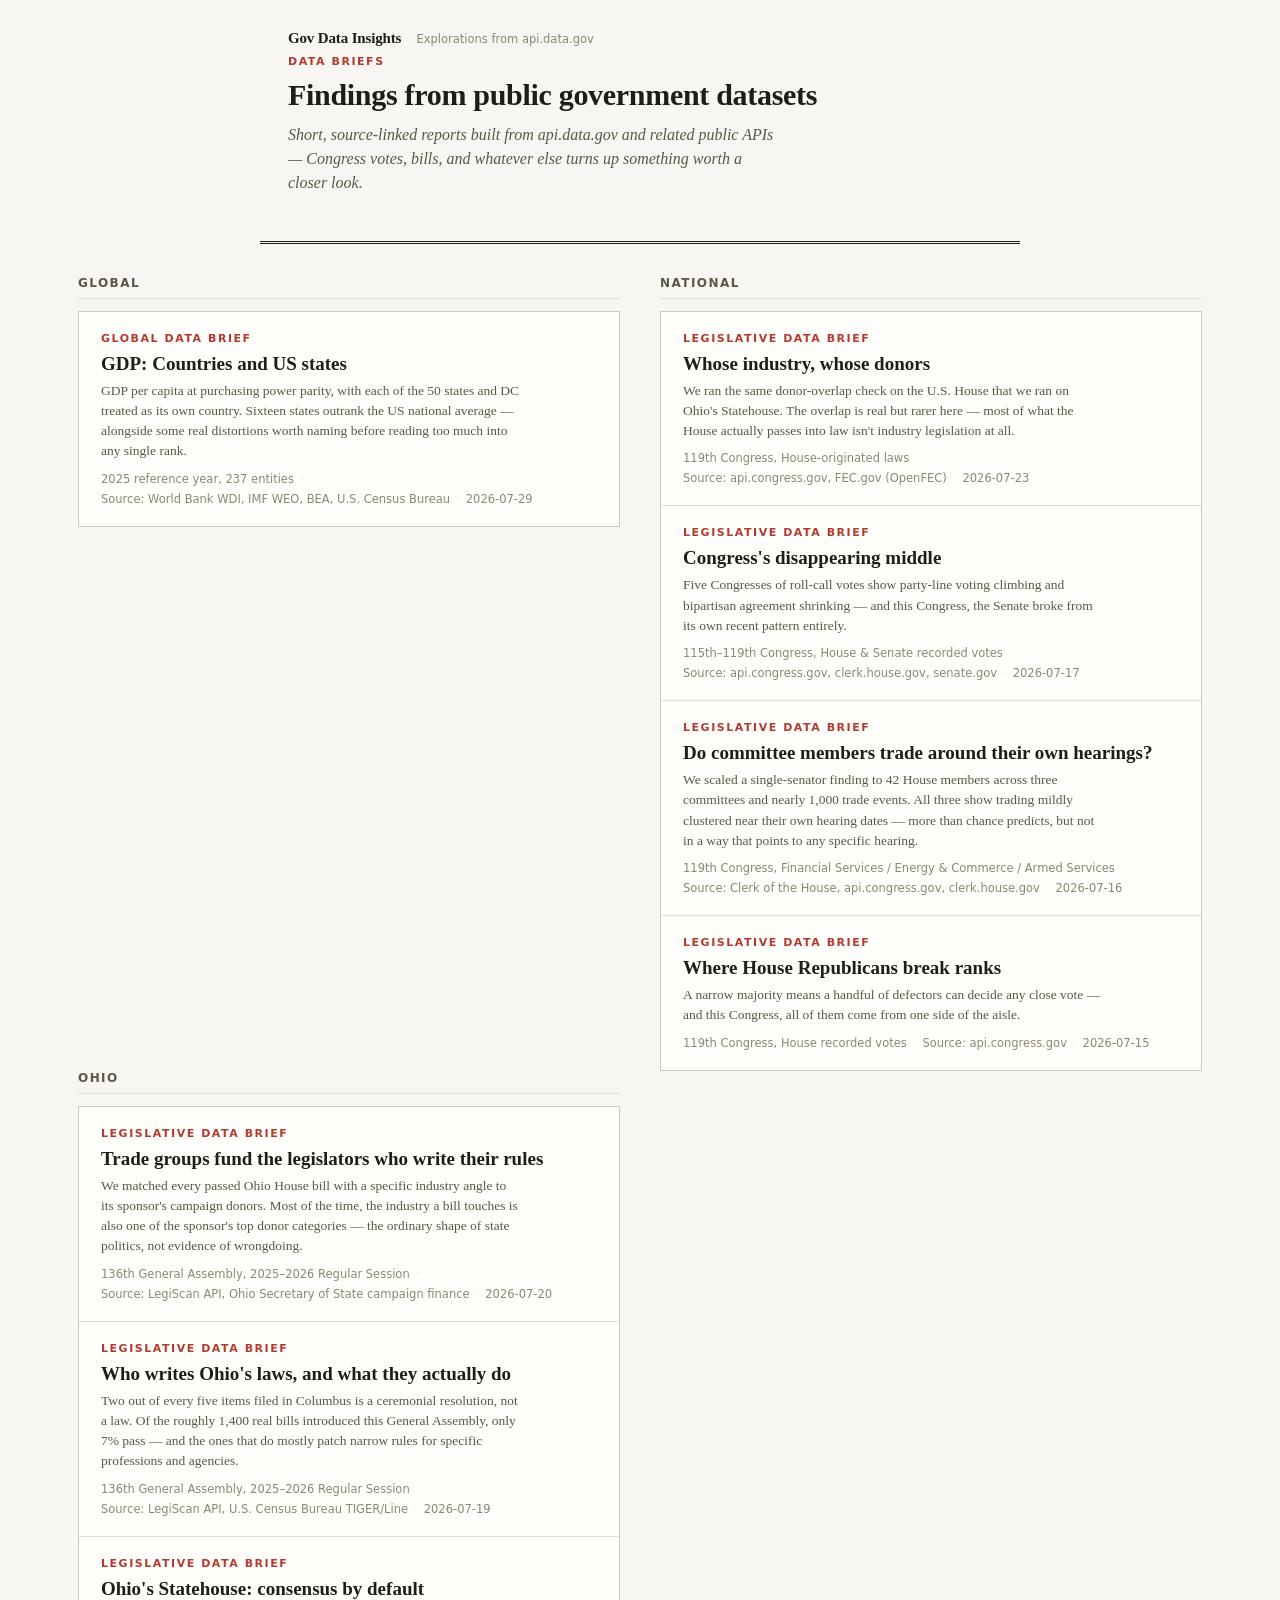
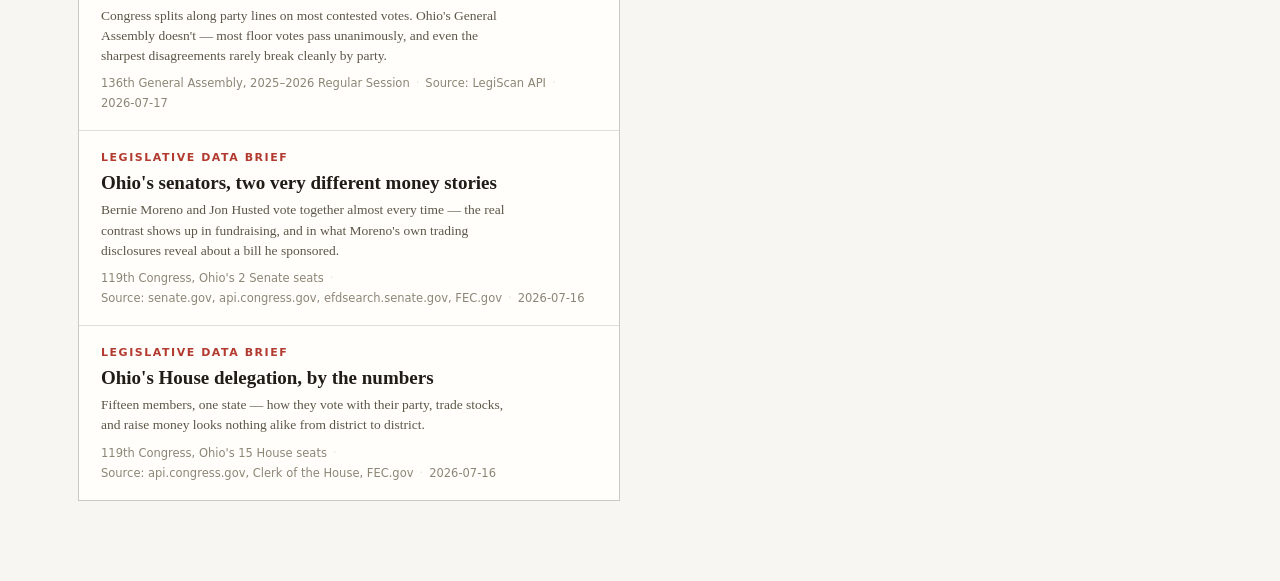
<file: docs/index.html>
<!doctype html>
<html lang="en">
<head>
<meta charset="utf-8">
<meta name="viewport" content="width=device-width, initial-scale=1">
<title>Gov Data Insights</title>
<link rel="stylesheet" href="assets/report.css?v=2fa65a5edb">
<!-- Google tag (gtag.js) -->
<script async src="https://www.googletagmanager.com/gtag/js?id=G-945HMWM05B"></script>
<script>
  window.dataLayer = window.dataLayer || [];
  function gtag(){dataLayer.push(arguments);}
  gtag('js', new Date());

  gtag('config', 'G-945HMWM05B');
</script>
</head>
<body>

<header class="site-header">
  <a class="site-name" href="index.html">Gov Data Insights</a>
  <span class="site-tagline">Explorations from api.data.gov</span>
</header>

<div class="index-hero">
  <p class="kicker">Data Briefs</p>
  <h1>Findings from public government datasets</h1>
  <p class="dek">Short, source-linked reports built from api.data.gov and related public APIs — Congress votes, bills, and whatever else turns up something worth a closer look.</p>
</div>

<div class="report-sections">

<div class="report-section">
  <p class="report-section-title">Global</p>
  <div class="report-grid">

    <a class="report-card" href="reports/global-per-capita-gdp.html">
      <p class="kicker">Global Data Brief</p>
      <h3>GDP: Countries and US states</h3>
      <p class="dek">GDP per capita at purchasing power parity, with each of the 50 states and DC treated as its own country. Sixteen states outrank the US national average &mdash; alongside some real distortions worth naming before reading too much into any single rank.</p>
      <div class="byline">
        <span>2025 reference year, 237 entities</span><span class="sep">·</span>
        <span>Source: World Bank WDI, IMF WEO, BEA, U.S. Census Bureau</span><span class="sep">·</span>
        <span>2026-07-29</span>
      </div>
    </a>

  </div>
</div>

<div class="report-section">
  <p class="report-section-title">National</p>
  <div class="report-grid">

    <a class="report-card" href="reports/national-donor-bill-overlap.html">
      <p class="kicker">Legislative Data Brief</p>
      <h3>Whose industry, whose donors</h3>
      <p class="dek">We ran the same donor-overlap check on the U.S. House that we ran on Ohio's Statehouse. The overlap is real but rarer here — most of what the House actually passes into law isn't industry legislation at all.</p>
      <div class="byline">
        <span>119th Congress, House-originated laws</span><span class="sep">·</span>
        <span>Source: api.congress.gov, FEC.gov (OpenFEC)</span><span class="sep">·</span>
        <span>2026-07-23</span>
      </div>
    </a>

    <a class="report-card" href="reports/congressional-trends.html">
      <p class="kicker">Legislative Data Brief</p>
      <h3>Congress's disappearing middle</h3>
      <p class="dek">Five Congresses of roll-call votes show party-line voting climbing and bipartisan agreement shrinking — and this Congress, the Senate broke from its own recent pattern entirely.</p>
      <div class="byline">
        <span>115th&ndash;119th Congress, House &amp; Senate recorded votes</span><span class="sep">·</span>
        <span>Source: api.congress.gov, clerk.house.gov, senate.gov</span><span class="sep">·</span>
        <span>2026-07-17</span>
      </div>
    </a>

    <a class="report-card" href="reports/committee-trade-timing.html">
      <p class="kicker">Legislative Data Brief</p>
      <h3>Do committee members trade around their own hearings?</h3>
      <p class="dek">We scaled a single-senator finding to 42 House members across three committees and nearly 1,000 trade events. All three show trading mildly clustered near their own hearing dates — more than chance predicts, but not in a way that points to any specific hearing.</p>
      <div class="byline">
        <span>119th Congress, Financial Services / Energy &amp; Commerce / Armed Services</span><span class="sep">·</span>
        <span>Source: Clerk of the House, api.congress.gov, clerk.house.gov</span><span class="sep">·</span>
        <span>2026-07-16</span>
      </div>
    </a>

    <a class="report-card" href="reports/house-gop-party-unity.html">
      <p class="kicker">Legislative Data Brief</p>
      <h3>Where House Republicans break ranks</h3>
      <p class="dek">A narrow majority means a handful of defectors can decide any close vote — and this Congress, all of them come from one side of the aisle.</p>
      <div class="byline">
        <span>119th Congress, House recorded votes</span><span class="sep">·</span>
        <span>Source: api.congress.gov</span><span class="sep">·</span>
        <span>2026-07-15</span>
      </div>
    </a>

  </div>
</div>

<div class="report-section">
  <p class="report-section-title">Ohio</p>
  <div class="report-grid">

    <a class="report-card" href="reports/ohio-donor-bill-overlap.html">
      <p class="kicker">Legislative Data Brief</p>
      <h3>Trade groups fund the legislators who write their rules</h3>
      <p class="dek">We matched every passed Ohio House bill with a specific industry angle to its sponsor's campaign donors. Most of the time, the industry a bill touches is also one of the sponsor's top donor categories &mdash; the ordinary shape of state politics, not evidence of wrongdoing.</p>
      <div class="byline">
        <span>136th General Assembly, 2025&ndash;2026 Regular Session</span><span class="sep">·</span>
        <span>Source: LegiScan API, Ohio Secretary of State campaign finance</span><span class="sep">·</span>
        <span>2026-07-20</span>
      </div>
    </a>

    <a class="report-card" href="reports/ohio-bill-map.html">
      <p class="kicker">Legislative Data Brief</p>
      <h3>Who writes Ohio's laws, and what they actually do</h3>
      <p class="dek">Two out of every five items filed in Columbus is a ceremonial resolution, not a law. Of the roughly 1,400 real bills introduced this General Assembly, only 7% pass &mdash; and the ones that do mostly patch narrow rules for specific professions and agencies.</p>
      <div class="byline">
        <span>136th General Assembly, 2025&ndash;2026 Regular Session</span><span class="sep">·</span>
        <span>Source: LegiScan API, U.S. Census Bureau TIGER/Line</span><span class="sep">·</span>
        <span>2026-07-19</span>
      </div>
    </a>

    <a class="report-card" href="reports/ohio-statehouse-unity.html">
      <p class="kicker">Legislative Data Brief</p>
      <h3>Ohio's Statehouse: consensus by default</h3>
      <p class="dek">Congress splits along party lines on most contested votes. Ohio's General Assembly doesn't — most floor votes pass unanimously, and even the sharpest disagreements rarely break cleanly by party.</p>
      <div class="byline">
        <span>136th General Assembly, 2025&ndash;2026 Regular Session</span><span class="sep">·</span>
        <span>Source: LegiScan API</span><span class="sep">·</span>
        <span>2026-07-17</span>
      </div>
    </a>

    <a class="report-card" href="reports/ohio-senators.html">
      <p class="kicker">Legislative Data Brief</p>
      <h3>Ohio's senators, two very different money stories</h3>
      <p class="dek">Bernie Moreno and Jon Husted vote together almost every time — the real contrast shows up in fundraising, and in what Moreno's own trading disclosures reveal about a bill he sponsored.</p>
      <div class="byline">
        <span>119th Congress, Ohio's 2 Senate seats</span><span class="sep">·</span>
        <span>Source: senate.gov, api.congress.gov, efdsearch.senate.gov, FEC.gov</span><span class="sep">·</span>
        <span>2026-07-16</span>
      </div>
    </a>

    <a class="report-card" href="reports/ohio-delegation.html">
      <p class="kicker">Legislative Data Brief</p>
      <h3>Ohio's House delegation, by the numbers</h3>
      <p class="dek">Fifteen members, one state — how they vote with their party, trade stocks, and raise money looks nothing alike from district to district.</p>
      <div class="byline">
        <span>119th Congress, Ohio's 15 House seats</span><span class="sep">·</span>
        <span>Source: api.congress.gov, Clerk of the House, FEC.gov</span><span class="sep">·</span>
        <span>2026-07-16</span>
      </div>
    </a>

  </div>
</div>

</div>

</body>
</html>
</file>
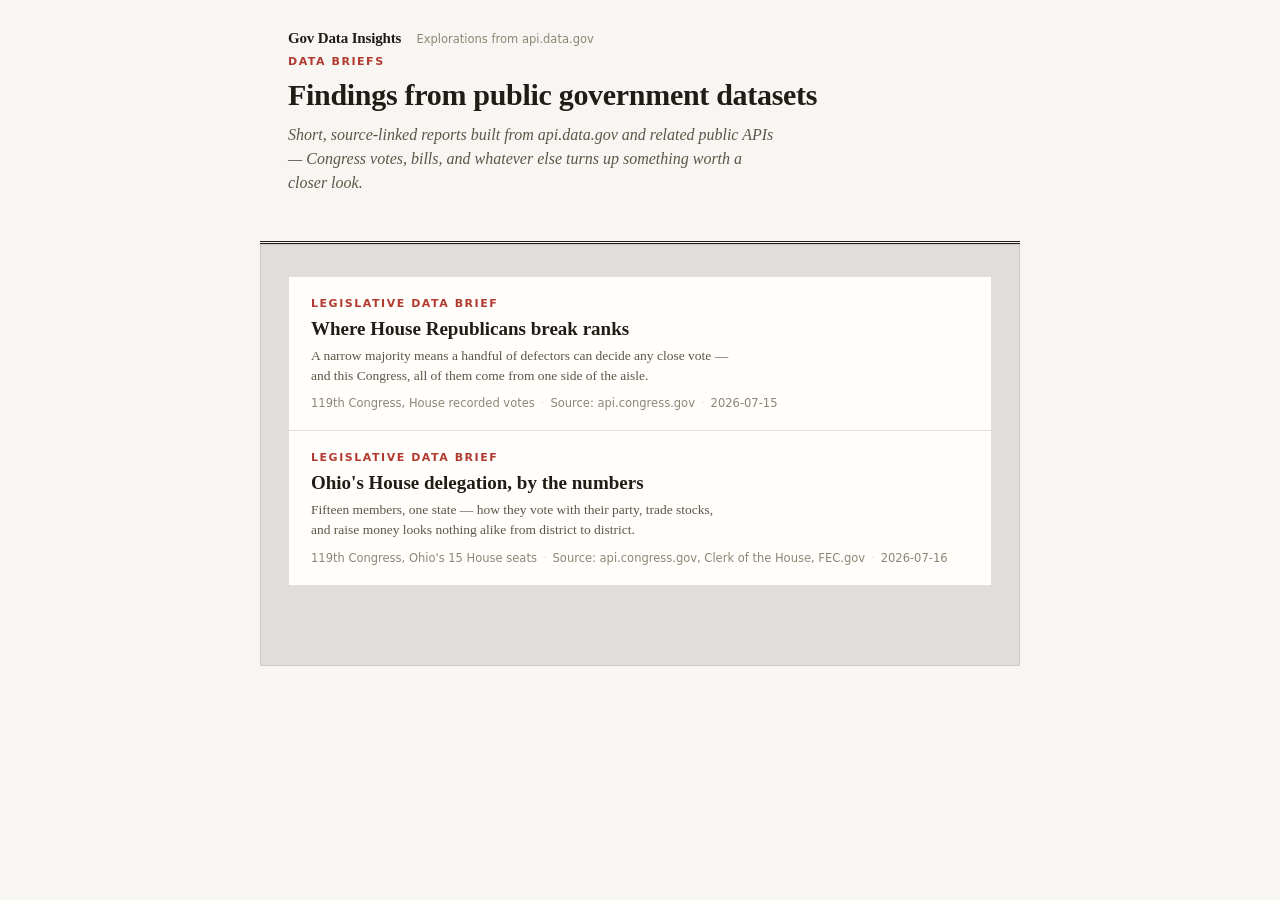
<file: site/index.html>
<!doctype html>
<html lang="en">
<head>
<meta charset="utf-8">
<meta name="viewport" content="width=device-width, initial-scale=1">
<title>Gov Data Insights</title>
<link rel="stylesheet" href="assets/report.css">
</head>
<body>

<header class="site-header">
  <a class="site-name" href="index.html">Gov Data Insights</a>
  <span class="site-tagline">Explorations from api.data.gov</span>
</header>

<div class="index-hero">
  <p class="kicker">Data Briefs</p>
  <h1>Findings from public government datasets</h1>
  <p class="dek">Short, source-linked reports built from api.data.gov and related public APIs — Congress votes, bills, and whatever else turns up something worth a closer look.</p>
</div>

<div class="report-grid">

  <a class="report-card" href="reports/house-gop-party-unity.html">
    <p class="kicker">Legislative Data Brief</p>
    <h3>Where House Republicans break ranks</h3>
    <p class="dek">A narrow majority means a handful of defectors can decide any close vote — and this Congress, all of them come from one side of the aisle.</p>
    <div class="byline">
      <span>119th Congress, House recorded votes</span><span class="sep">·</span>
      <span>Source: api.congress.gov</span><span class="sep">·</span>
      <span>2026-07-15</span>
    </div>
  </a>

  <a class="report-card" href="reports/ohio-delegation.html">
    <p class="kicker">Legislative Data Brief</p>
    <h3>Ohio's House delegation, by the numbers</h3>
    <p class="dek">Fifteen members, one state — how they vote with their party, trade stocks, and raise money looks nothing alike from district to district.</p>
    <div class="byline">
      <span>119th Congress, Ohio's 15 House seats</span><span class="sep">·</span>
      <span>Source: api.congress.gov, Clerk of the House, FEC.gov</span><span class="sep">·</span>
      <span>2026-07-16</span>
    </div>
  </a>

</div>

</body>
</html>
</file>
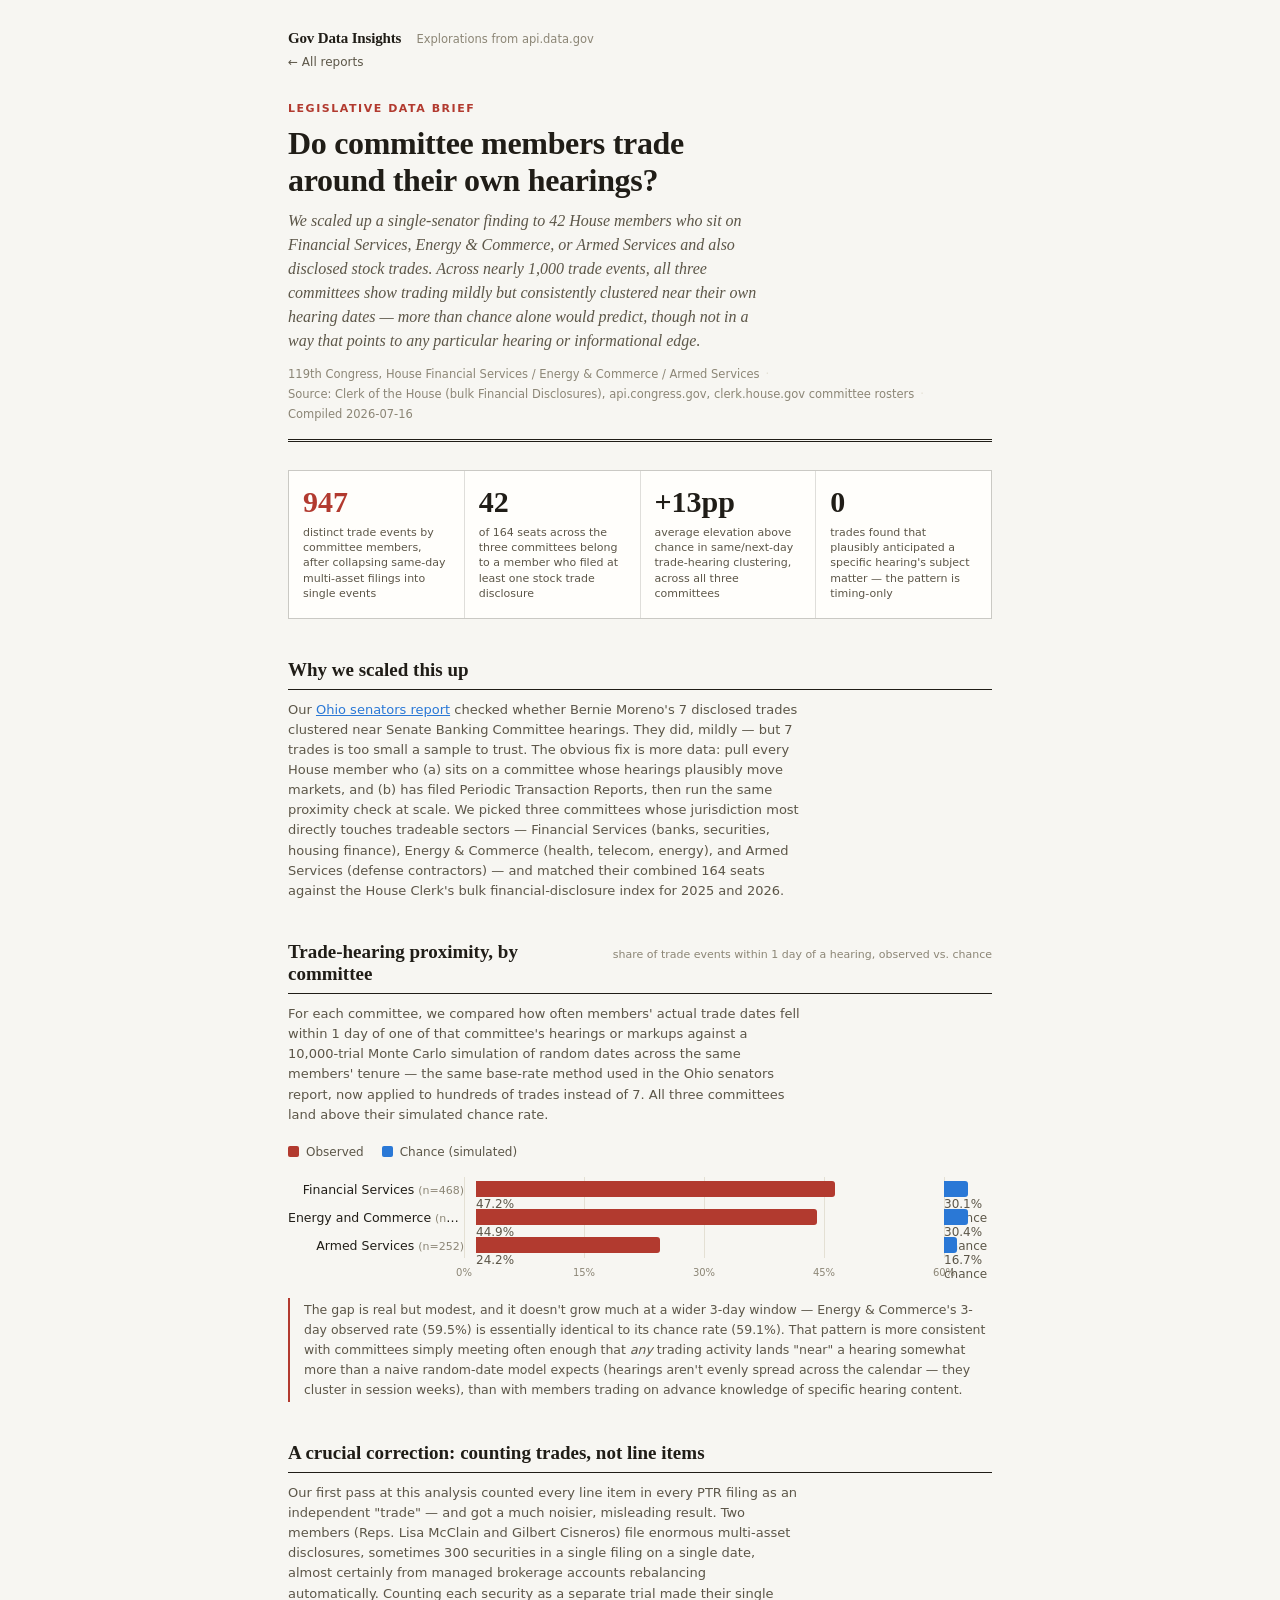
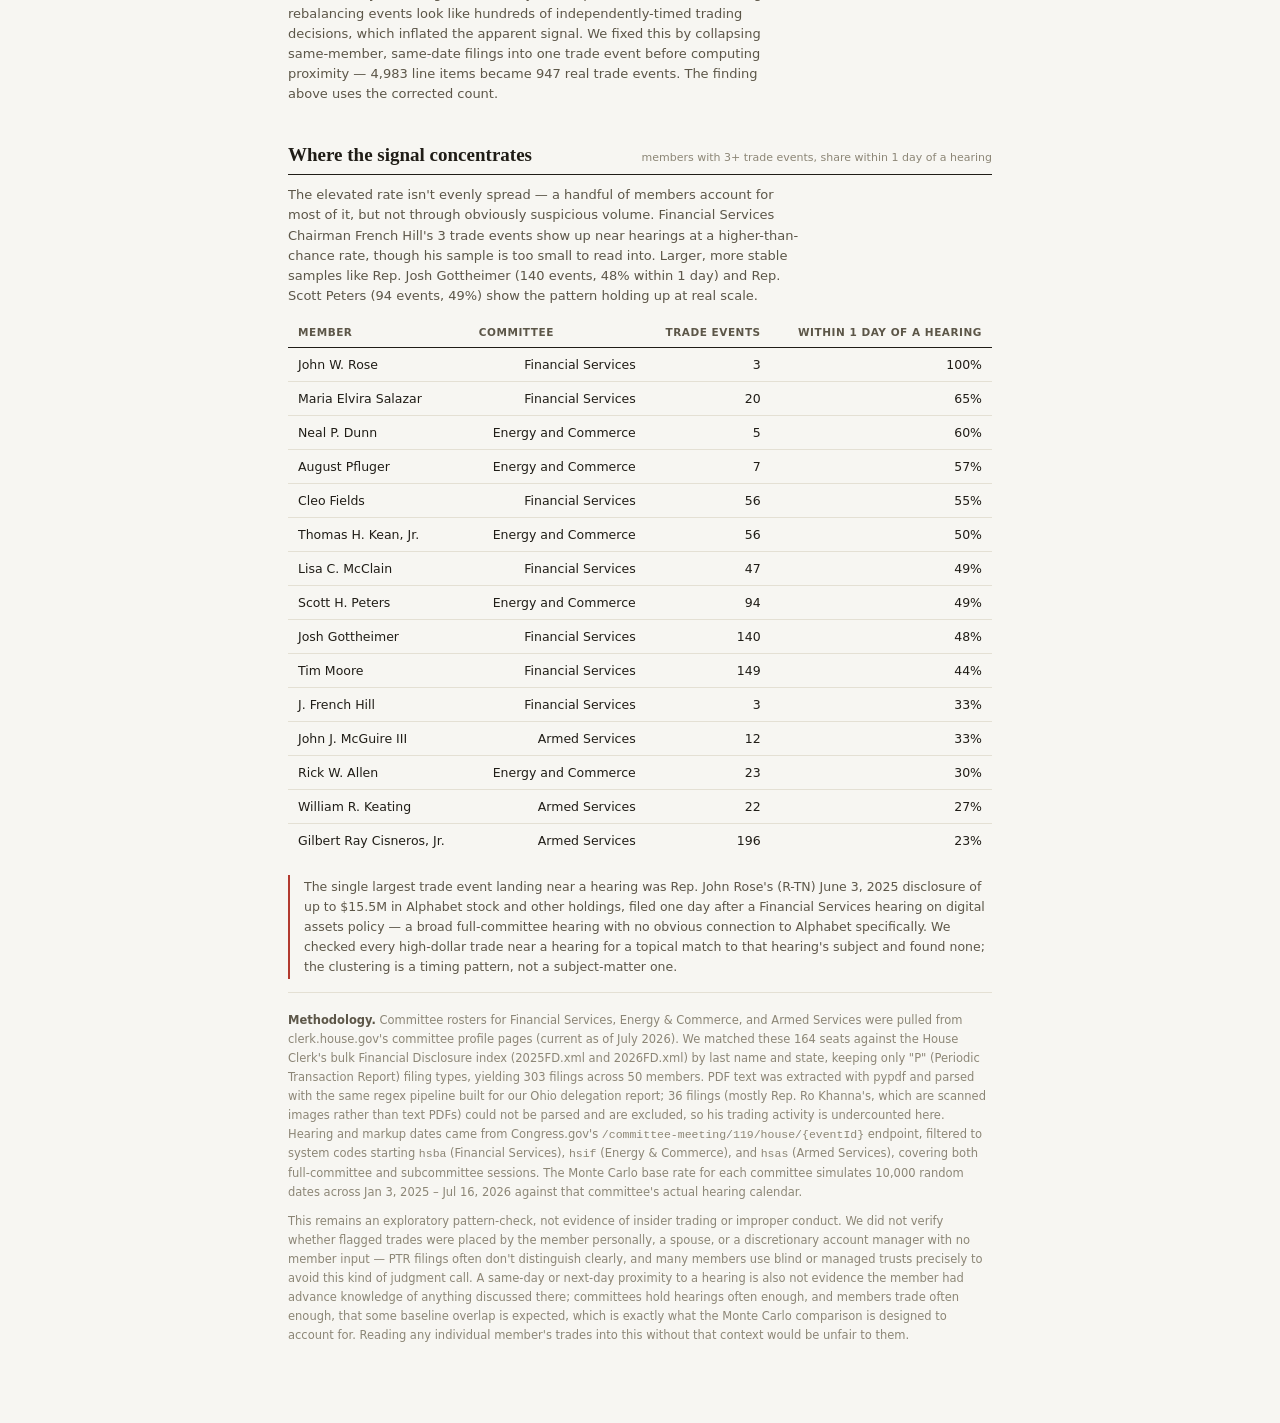
<file: docs/reports/committee-trade-timing.html>
<!doctype html>
<html lang="en">
<head>
<meta charset="utf-8">
<meta name="viewport" content="width=device-width, initial-scale=1">
<title>Do committee members trade around their own hearings? — Gov Data Insights</title>
<link rel="stylesheet" href="../assets/report.css?v=2fa65a5edb">
<!-- Google tag (gtag.js) -->
<script async src="https://www.googletagmanager.com/gtag/js?id=G-945HMWM05B"></script>
<script>
  window.dataLayer = window.dataLayer || [];
  function gtag(){dataLayer.push(arguments);}
  gtag('js', new Date());

  gtag('config', 'G-945HMWM05B');
</script>
</head>
<body>

<header class="site-header">
  <a class="site-name" href="../index.html">Gov Data Insights</a>
  <span class="site-tagline">Explorations from api.data.gov</span>
  <nav><a href="../index.html">&larr; All reports</a></nav>
</header>

<div class="report">
  <div class="masthead">
    <p class="kicker">Legislative Data Brief</p>
    <h1>Do committee members trade around their own hearings?</h1>
    <p class="dek">We scaled up a single-senator finding to 42 House members who sit on Financial Services, Energy &amp; Commerce, or Armed Services and also disclosed stock trades. Across nearly 1,000 trade events, all three committees show trading mildly but consistently clustered near their own hearing dates — more than chance alone would predict, though not in a way that points to any particular hearing or informational edge.</p>
    <div class="byline">
      <span>119th Congress, House Financial Services / Energy &amp; Commerce / Armed Services</span><span class="sep">·</span>
      <span>Source: Clerk of the House (bulk Financial Disclosures), api.congress.gov, clerk.house.gov committee rosters</span><span class="sep">·</span>
      <span>Compiled 2026-07-16</span>
    </div>
  </div>

  <div class="stat-strip">
    <div class="stat">
      <div class="stat-value flag">947</div>
      <div class="stat-label">distinct trade events by committee members, after collapsing same-day multi-asset filings into single events</div>
    </div>
    <div class="stat">
      <div class="stat-value">42</div>
      <div class="stat-label">of 164 seats across the three committees belong to a member who filed at least one stock trade disclosure</div>
    </div>
    <div class="stat">
      <div class="stat-value">+13pp</div>
      <div class="stat-label">average elevation above chance in same/next-day trade-hearing clustering, across all three committees</div>
    </div>
    <div class="stat">
      <div class="stat-value">0</div>
      <div class="stat-label">trades found that plausibly anticipated a specific hearing's subject matter — the pattern is timing-only</div>
    </div>
  </div>

  <section>
    <div class="section-head">
      <h2>Why we scaled this up</h2>
    </div>
    <p class="section-desc">Our <a href="ohio-senators.html">Ohio senators report</a> checked whether Bernie Moreno's 7 disclosed trades clustered near Senate Banking Committee hearings. They did, mildly — but 7 trades is too small a sample to trust. The obvious fix is more data: pull every House member who (a) sits on a committee whose hearings plausibly move markets, and (b) has filed Periodic Transaction Reports, then run the same proximity check at scale. We picked three committees whose jurisdiction most directly touches tradeable sectors — Financial Services (banks, securities, housing finance), Energy &amp; Commerce (health, telecom, energy), and Armed Services (defense contractors) — and matched their combined 164 seats against the House Clerk's bulk financial-disclosure index for 2025 and 2026.</p>
  </section>

  <section>
    <div class="section-head">
      <h2>Trade-hearing proximity, by committee</h2>
      <span class="section-note">share of trade events within 1 day of a hearing, observed vs. chance</span>
    </div>
    <p class="section-desc">For each committee, we compared how often members' actual trade dates fell within 1 day of one of that committee's hearings or markups against a 10,000-trial Monte Carlo simulation of random dates across the same members' tenure — the same base-rate method used in the Ohio senators report, now applied to hundreds of trades instead of 7. All three committees land above their simulated chance rate.</p>
    <div class="legend">
      <div class="legend-item"><span class="legend-swatch" style="background:var(--series-a)"></span>Observed</div>
      <div class="legend-item"><span class="legend-swatch" style="background:var(--series-b)"></span>Chance (simulated)</div>
    </div>
    <div class="chart-scroll">
      <div class="bar-chart" id="prox-chart">
        <div class="grid-overlay" id="prox-grid"></div>
      </div>
    </div>
    <p class="callout">The gap is real but modest, and it doesn't grow much at a wider 3-day window — Energy &amp; Commerce's 3-day observed rate (59.5%) is essentially identical to its chance rate (59.1%). That pattern is more consistent with committees simply meeting often enough that <em>any</em> trading activity lands "near" a hearing somewhat more than a naive random-date model expects (hearings aren't evenly spread across the calendar — they cluster in session weeks), than with members trading on advance knowledge of specific hearing content.</p>
  </section>

  <section>
    <div class="section-head">
      <h2>A crucial correction: counting trades, not line items</h2>
    </div>
    <p class="section-desc">Our first pass at this analysis counted every line item in every PTR filing as an independent "trade" — and got a much noisier, misleading result. Two members (Reps. Lisa McClain and Gilbert Cisneros) file enormous multi-asset disclosures, sometimes 300 securities in a single filing on a single date, almost certainly from managed brokerage accounts rebalancing automatically. Counting each security as a separate trial made their single rebalancing events look like hundreds of independently-timed trading decisions, which inflated the apparent signal. We fixed this by collapsing same-member, same-date filings into one trade event before computing proximity — 4,983 line items became 947 real trade events. The finding above uses the corrected count.</p>
  </section>

  <section>
    <div class="section-head">
      <h2>Where the signal concentrates</h2>
      <span class="section-note">members with 3+ trade events, share within 1 day of a hearing</span>
    </div>
    <p class="section-desc">The elevated rate isn't evenly spread — a handful of members account for most of it, but not through obviously suspicious volume. Financial Services Chairman French Hill's 3 trade events show up near hearings at a higher-than-chance rate, though his sample is too small to read into. Larger, more stable samples like Rep. Josh Gottheimer (140 events, 48% within 1 day) and Rep. Scott Peters (94 events, 49%) show the pattern holding up at real scale.</p>
    <div class="chart-scroll">
      <table>
        <thead>
          <tr><th>Member</th><th>Committee</th><th style="text-align:right">Trade events</th><th style="text-align:right">Within 1 day of a hearing</th></tr>
        </thead>
        <tbody id="member-table-body"></tbody>
      </table>
    </div>
    <p class="callout">The single largest trade event landing near a hearing was Rep. John Rose's (R-TN) June 3, 2025 disclosure of up to $15.5M in Alphabet stock and other holdings, filed one day after a Financial Services hearing on digital assets policy — a broad full-committee hearing with no obvious connection to Alphabet specifically. We checked every high-dollar trade near a hearing for a topical match to that hearing's subject and found none; the clustering is a timing pattern, not a subject-matter one.</p>
  </section>

  <div class="methodology">
    <p><strong style="color:var(--text-secondary)">Methodology.</strong> Committee rosters for Financial Services, Energy &amp; Commerce, and Armed Services were pulled from clerk.house.gov's committee profile pages (current as of July 2026). We matched these 164 seats against the House Clerk's bulk Financial Disclosure index (2025FD.xml and 2026FD.xml) by last name and state, keeping only "P" (Periodic Transaction Report) filing types, yielding 303 filings across 50 members. PDF text was extracted with pypdf and parsed with the same regex pipeline built for our Ohio delegation report; 36 filings (mostly Rep. Ro Khanna's, which are scanned images rather than text PDFs) could not be parsed and are excluded, so his trading activity is undercounted here. Hearing and markup dates came from Congress.gov's <code>/committee-meeting/119/house/{eventId}</code> endpoint, filtered to system codes starting <code>hsba</code> (Financial Services), <code>hsif</code> (Energy &amp; Commerce), and <code>hsas</code> (Armed Services), covering both full-committee and subcommittee sessions. The Monte Carlo base rate for each committee simulates 10,000 random dates across Jan 3, 2025 – Jul 16, 2026 against that committee's actual hearing calendar.</p>
    <p>This remains an exploratory pattern-check, not evidence of insider trading or improper conduct. We did not verify whether flagged trades were placed by the member personally, a spouse, or a discretionary account manager with no member input — PTR filings often don't distinguish clearly, and many members use blind or managed trusts precisely to avoid this kind of judgment call. A same-day or next-day proximity to a hearing is also not evidence the member had advance knowledge of anything discussed there; committees hold hearings often enough, and members trade often enough, that some baseline overlap is expected, which is exactly what the Monte Carlo comparison is designed to account for. Reading any individual member's trades into this without that context would be unfair to them.</p>
  </div>
</div>

<script>
const proxData = [
  {name:"Financial Services", observed:47.2, chance:30.1, n:468},
  {name:"Energy and Commerce", observed:44.9, chance:30.4, n:227},
  {name:"Armed Services", observed:24.2, chance:16.7, n:252},
];

const memberData = [
  {name:"John W. Rose", committee:"Financial Services", n:3, pct:100},
  {name:"Maria Elvira Salazar", committee:"Financial Services", n:20, pct:65},
  {name:"J. French Hill", committee:"Financial Services", n:3, pct:33},
  {name:"Cleo Fields", committee:"Financial Services", n:56, pct:55},
  {name:"Josh Gottheimer", committee:"Financial Services", n:140, pct:48},
  {name:"Lisa C. McClain", committee:"Financial Services", n:47, pct:49},
  {name:"Tim Moore", committee:"Financial Services", n:149, pct:44},
  {name:"Neal P. Dunn", committee:"Energy and Commerce", n:5, pct:60},
  {name:"August Pfluger", committee:"Energy and Commerce", n:7, pct:57},
  {name:"Thomas H. Kean, Jr.", committee:"Energy and Commerce", n:56, pct:50},
  {name:"Scott H. Peters", committee:"Energy and Commerce", n:94, pct:49},
  {name:"Rick W. Allen", committee:"Energy and Commerce", n:23, pct:30},
  {name:"John J. McGuire III", committee:"Armed Services", n:12, pct:33},
  {name:"William R. Keating", committee:"Armed Services", n:22, pct:27},
  {name:"Gilbert Ray Cisneros, Jr.", committee:"Armed Services", n:196, pct:23},
];

// ---- Proximity bar chart ----
const maxRate = 60;
const proxChart = document.getElementById("prox-chart");
const proxGrid = document.getElementById("prox-grid");
proxData.forEach(d => {
  const row = document.createElement("div");
  row.className = "bar-row";
  const obsWidth = (d.observed / maxRate) * 100;
  const chanceWidth = (d.chance / maxRate) * 100;
  row.innerHTML = `
    <div class="bar-name">${d.name} <span class="st">(n=${d.n})</span></div>
    <div class="bar-track">
      <div class="bar-fill" style="width:${obsWidth}%; background:var(--series-a)"></div>
      <div class="bar-value" style="left:calc(${obsWidth}% + 6px)">${d.observed}%</div>
    </div>
    <div class="bar-track">
      <div class="bar-fill" style="width:${chanceWidth}%; background:var(--series-b)"></div>
      <div class="bar-value" style="left:calc(${chanceWidth}% + 6px)">${d.chance}% chance</div>
    </div>
  `;
  proxChart.appendChild(row);
});
[0,15,30,45,60].forEach(t => {
  const pct = (t / maxRate) * 100;
  const line = document.createElement("div");
  line.className = "grid-line";
  line.style.left = pct + "%";
  proxGrid.appendChild(line);
  const tick = document.createElement("div");
  tick.className = "grid-tick";
  tick.style.left = pct + "%";
  tick.textContent = t + "%";
  proxGrid.appendChild(tick);
});

// ---- Member table ----
const memberBody = document.getElementById("member-table-body");
memberData.sort((a,b) => b.pct - a.pct);
memberData.forEach(d => {
  const tr = document.createElement("tr");
  tr.innerHTML = `
    <td>${d.name}</td>
    <td class="num">${d.committee}</td>
    <td class="num">${d.n}</td>
    <td class="num">${d.pct}%</td>
  `;
  memberBody.appendChild(tr);
});
</script>

</body>
</html>
</file>
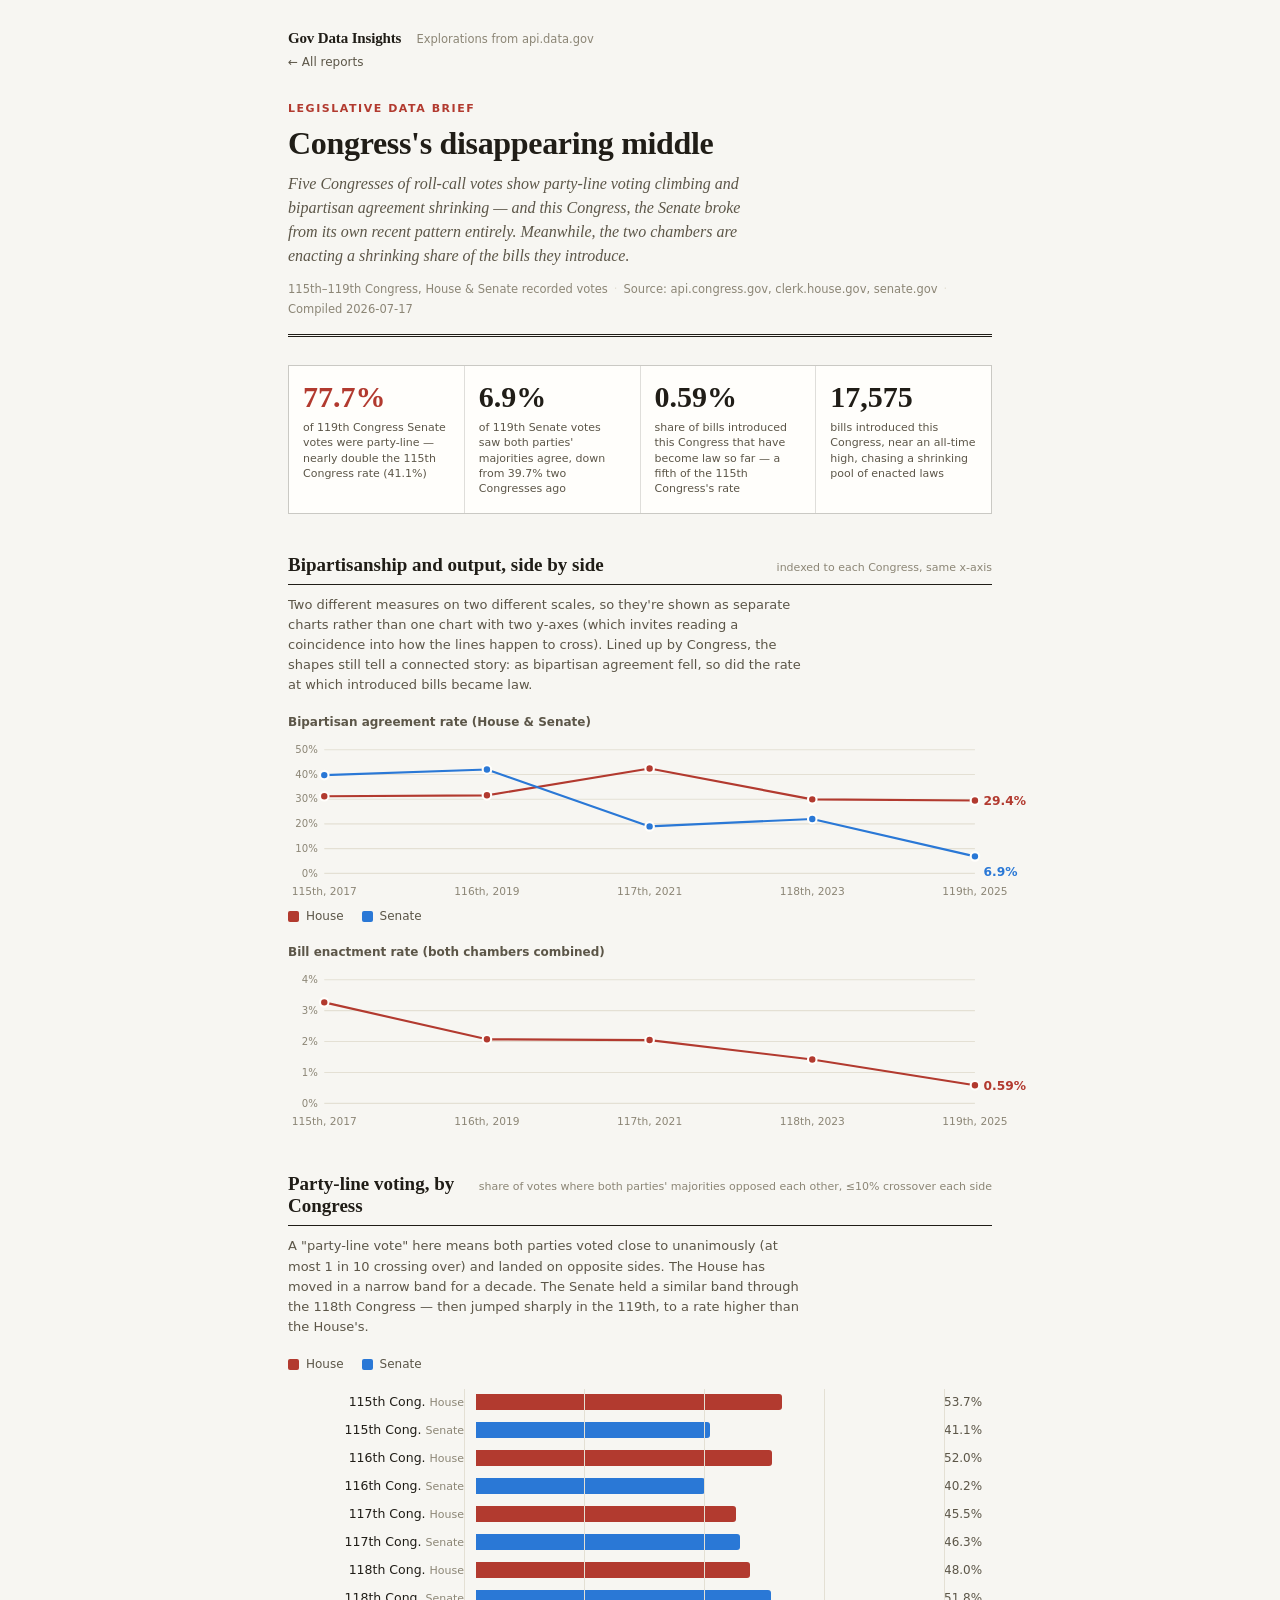
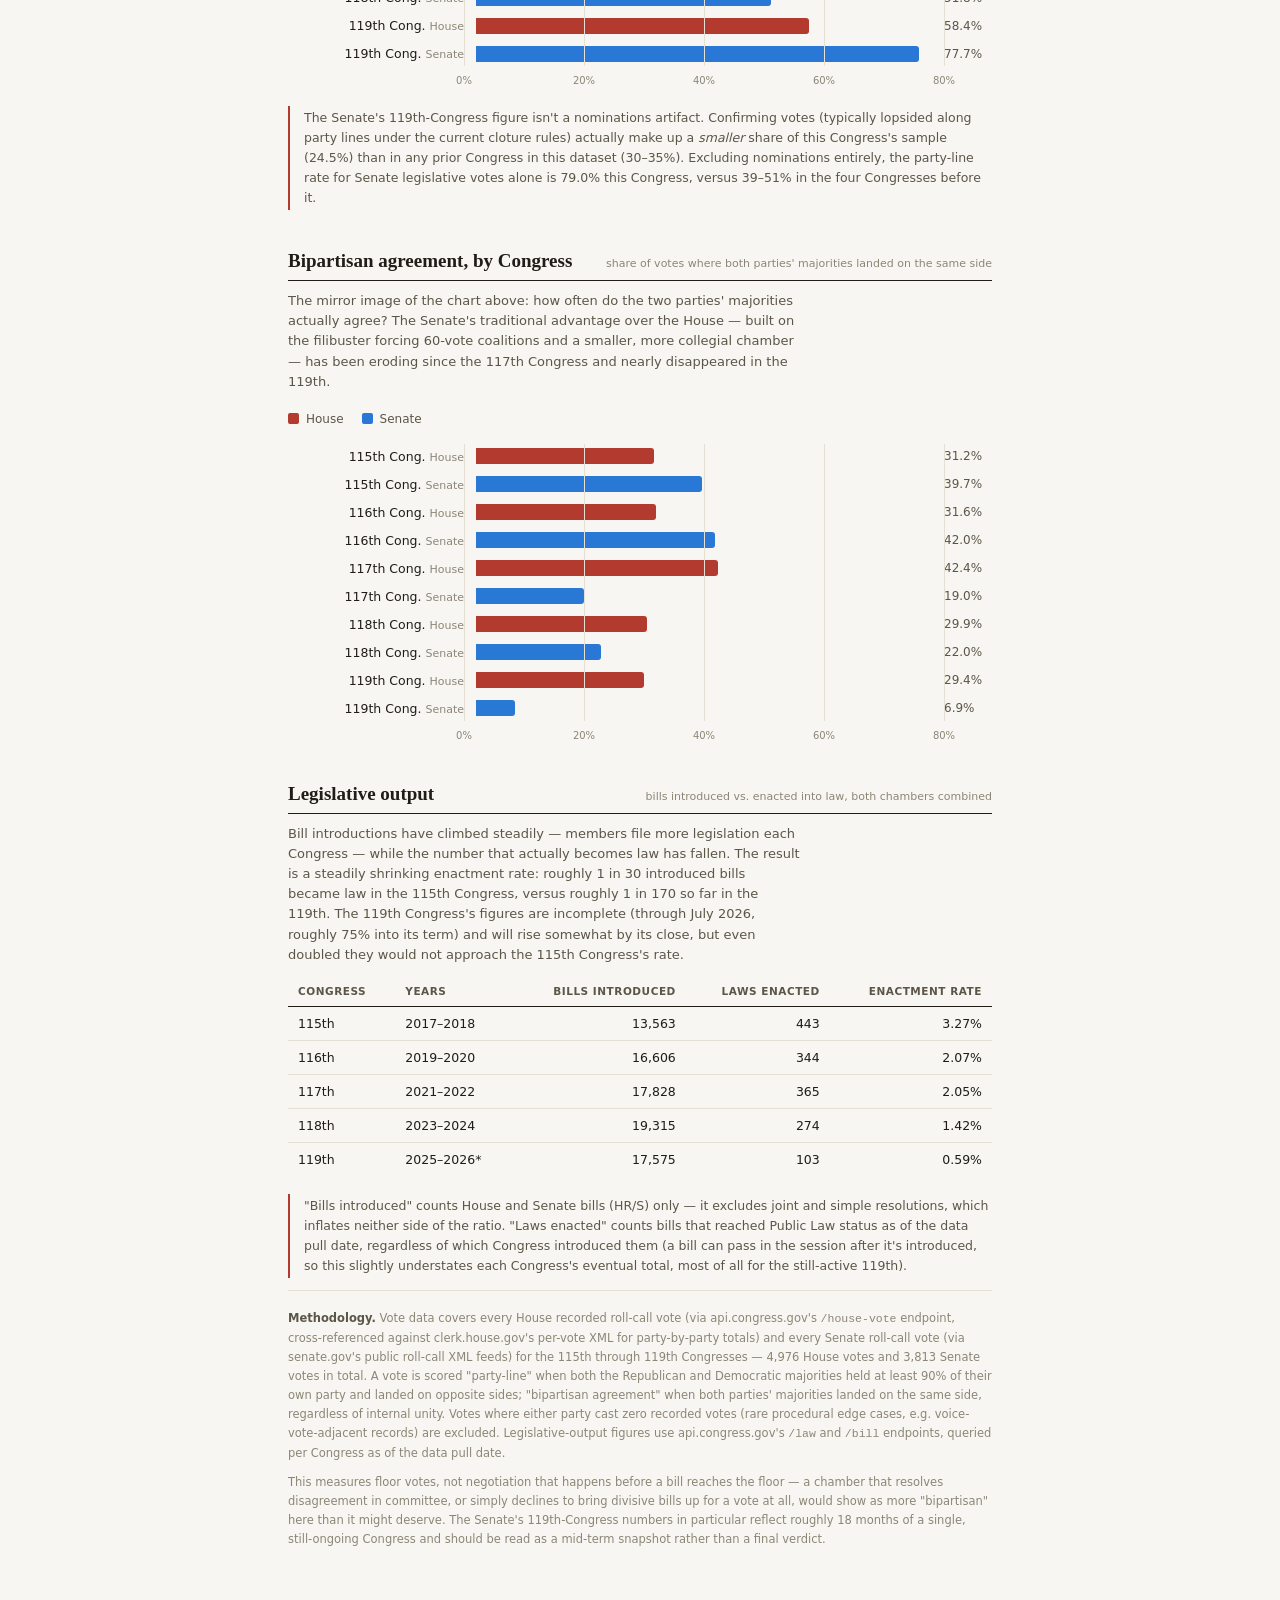
<file: docs/reports/congressional-trends.html>
<!doctype html>
<html lang="en">
<head>
<meta charset="utf-8">
<meta name="viewport" content="width=device-width, initial-scale=1">
<title>Congress's disappearing middle — Gov Data Insights</title>
<link rel="stylesheet" href="../assets/report.css?v=2fa65a5edb">
<!-- Google tag (gtag.js) -->
<script async src="https://www.googletagmanager.com/gtag/js?id=G-945HMWM05B"></script>
<script>
  window.dataLayer = window.dataLayer || [];
  function gtag(){dataLayer.push(arguments);}
  gtag('js', new Date());

  gtag('config', 'G-945HMWM05B');
</script>
</head>
<body>

<header class="site-header">
  <a class="site-name" href="../index.html">Gov Data Insights</a>
  <span class="site-tagline">Explorations from api.data.gov</span>
  <nav><a href="../index.html">&larr; All reports</a></nav>
</header>

<div class="report">
  <div class="masthead">
    <p class="kicker">Legislative Data Brief</p>
    <h1>Congress's disappearing middle</h1>
    <p class="dek">Five Congresses of roll-call votes show party-line voting climbing and bipartisan agreement shrinking — and this Congress, the Senate broke from its own recent pattern entirely. Meanwhile, the two chambers are enacting a shrinking share of the bills they introduce.</p>
    <div class="byline">
      <span>115th&ndash;119th Congress, House &amp; Senate recorded votes</span><span class="sep">·</span>
      <span>Source: api.congress.gov, clerk.house.gov, senate.gov</span><span class="sep">·</span>
      <span>Compiled 2026-07-17</span>
    </div>
  </div>

  <div class="stat-strip">
    <div class="stat">
      <div class="stat-value flag">77.7%</div>
      <div class="stat-label">of 119th Congress Senate votes were party-line — nearly double the 115th Congress rate (41.1%)</div>
    </div>
    <div class="stat">
      <div class="stat-value">6.9%</div>
      <div class="stat-label">of 119th Senate votes saw both parties' majorities agree, down from 39.7% two Congresses ago</div>
    </div>
    <div class="stat">
      <div class="stat-value">0.59%</div>
      <div class="stat-label">share of bills introduced this Congress that have become law so far — a fifth of the 115th Congress's rate</div>
    </div>
    <div class="stat">
      <div class="stat-value">17,575</div>
      <div class="stat-label">bills introduced this Congress, near an all-time high, chasing a shrinking pool of enacted laws</div>
    </div>
  </div>

  <section>
    <div class="section-head">
      <h2>Bipartisanship and output, side by side</h2>
      <span class="section-note">indexed to each Congress, same x-axis</span>
    </div>
    <p class="section-desc">Two different measures on two different scales, so they're shown as separate charts rather than one chart with two y-axes (which invites reading a coincidence into how the lines happen to cross). Lined up by Congress, the shapes still tell a connected story: as bipartisan agreement fell, so did the rate at which introduced bills became law.</p>
    <div class="line-charts" id="trend-charts"></div>
  </section>

  <section>
    <div class="section-head">
      <h2>Party-line voting, by Congress</h2>
      <span class="section-note">share of votes where both parties' majorities opposed each other, &le;10% crossover each side</span>
    </div>
    <p class="section-desc">A "party-line vote" here means both parties voted close to unanimously (at most 1 in 10 crossing over) and landed on opposite sides. The House has moved in a narrow band for a decade. The Senate held a similar band through the 118th Congress — then jumped sharply in the 119th, to a rate higher than the House's.</p>
    <div class="legend">
      <div class="legend-item"><span class="legend-swatch" style="background:var(--series-a)"></span>House</div>
      <div class="legend-item"><span class="legend-swatch" style="background:var(--series-b)"></span>Senate</div>
    </div>
    <div class="chart-scroll">
      <div class="bar-chart" id="partyline-chart">
        <div class="grid-overlay" id="partyline-grid"></div>
      </div>
    </div>
    <p class="callout">The Senate's 119th-Congress figure isn't a nominations artifact. Confirming votes (typically lopsided along party lines under the current cloture rules) actually make up a <em>smaller</em> share of this Congress's sample (24.5%) than in any prior Congress in this dataset (30&ndash;35%). Excluding nominations entirely, the party-line rate for Senate legislative votes alone is 79.0% this Congress, versus 39&ndash;51% in the four Congresses before it.</p>
  </section>

  <section>
    <div class="section-head">
      <h2>Bipartisan agreement, by Congress</h2>
      <span class="section-note">share of votes where both parties' majorities landed on the same side</span>
    </div>
    <p class="section-desc">The mirror image of the chart above: how often do the two parties' majorities actually agree? The Senate's traditional advantage over the House &mdash; built on the filibuster forcing 60-vote coalitions and a smaller, more collegial chamber &mdash; has been eroding since the 117th Congress and nearly disappeared in the 119th.</p>
    <div class="legend">
      <div class="legend-item"><span class="legend-swatch" style="background:var(--series-a)"></span>House</div>
      <div class="legend-item"><span class="legend-swatch" style="background:var(--series-b)"></span>Senate</div>
    </div>
    <div class="chart-scroll">
      <div class="bar-chart" id="bipartisan-chart">
        <div class="grid-overlay" id="bipartisan-grid"></div>
      </div>
    </div>
  </section>

  <section>
    <div class="section-head">
      <h2>Legislative output</h2>
      <span class="section-note">bills introduced vs. enacted into law, both chambers combined</span>
    </div>
    <p class="section-desc">Bill introductions have climbed steadily &mdash; members file more legislation each Congress &mdash; while the number that actually becomes law has fallen. The result is a steadily shrinking enactment rate: roughly 1 in 30 introduced bills became law in the 115th Congress, versus roughly 1 in 170 so far in the 119th. The 119th Congress's figures are incomplete (through July 2026, roughly 75% into its term) and will rise somewhat by its close, but even doubled they would not approach the 115th Congress's rate.</p>
    <div class="chart-scroll">
      <table>
        <thead>
          <tr><th>Congress</th><th>Years</th><th style="text-align:right">Bills introduced</th><th style="text-align:right">Laws enacted</th><th style="text-align:right">Enactment rate</th></tr>
        </thead>
        <tbody id="productivity-table-body"></tbody>
      </table>
    </div>
    <p class="callout">"Bills introduced" counts House and Senate bills (HR/S) only &mdash; it excludes joint and simple resolutions, which inflates neither side of the ratio. "Laws enacted" counts bills that reached Public Law status as of the data pull date, regardless of which Congress introduced them (a bill can pass in the session after it's introduced, so this slightly understates each Congress's eventual total, most of all for the still-active 119th).</p>
  </section>

  <div class="methodology">
    <p><strong style="color:var(--text-secondary)">Methodology.</strong> Vote data covers every House recorded roll-call vote (via api.congress.gov's <code>/house-vote</code> endpoint, cross-referenced against clerk.house.gov's per-vote XML for party-by-party totals) and every Senate roll-call vote (via senate.gov's public roll-call XML feeds) for the 115th through 119th Congresses &mdash; 4,976 House votes and 3,813 Senate votes in total. A vote is scored "party-line" when both the Republican and Democratic majorities held at least 90% of their own party and landed on opposite sides; "bipartisan agreement" when both parties' majorities landed on the same side, regardless of internal unity. Votes where either party cast zero recorded votes (rare procedural edge cases, e.g. voice-vote-adjacent records) are excluded. Legislative-output figures use api.congress.gov's <code>/law</code> and <code>/bill</code> endpoints, queried per Congress as of the data pull date.</p>
    <p>This measures floor votes, not negotiation that happens before a bill reaches the floor &mdash; a chamber that resolves disagreement in committee, or simply declines to bring divisive bills up for a vote at all, would show as more "bipartisan" here than it might deserve. The Senate's 119th-Congress numbers in particular reflect roughly 18 months of a single, still-ongoing Congress and should be read as a mid-term snapshot rather than a final verdict.</p>
  </div>
</div>

<script>
const partyLineData = [
  {congress:115, house:53.73, senate:41.07},
  {congress:116, house:51.95, senate:40.17},
  {congress:117, house:45.53, senate:46.31},
  {congress:118, house:48.03, senate:51.81},
  {congress:119, house:58.39, senate:77.74},
];

const bipartisanData = [
  {congress:115, house:31.18, senate:39.73},
  {congress:116, house:31.55, senate:41.98},
  {congress:117, house:42.41, senate:18.99},
  {congress:118, house:29.93, senate:22.00},
  {congress:119, house:29.44, senate:6.88},
];

const productivityData = [
  {congress:115, years:"2017–2018", bills:13563, laws:443},
  {congress:116, years:"2019–2020", bills:16606, laws:344},
  {congress:117, years:"2021–2022", bills:17828, laws:365},
  {congress:118, years:"2023–2024", bills:19315, laws:274},
  {congress:119, years:"2025–2026*", bills:17575, laws:103},
];

// ---- Small-multiple line charts (bipartisanship vs. productivity) ----
function renderLineChart(container, opts) {
  // opts: { title, series: [{label, color, values}], xLabels, yMax, yTicks, valueFmt }
  const w = 660, h = 150;
  const padL = 34, padR = 16, padT = 10, padB = 24;
  const plotW = w - padL - padR, plotH = h - padT - padB;
  const n = opts.xLabels.length;
  const xAt = i => padL + (n === 1 ? plotW / 2 : (plotW * i) / (n - 1));
  const yAt = v => padT + plotH - (v / opts.yMax) * plotH;

  const block = document.createElement("div");
  block.className = "line-chart-block";

  const titleEl = document.createElement("p");
  titleEl.className = "line-chart-title";
  titleEl.textContent = opts.title;
  block.appendChild(titleEl);

  const svgParts = [];
  // gridlines + y-axis labels
  opts.yTicks.forEach(t => {
    const y = yAt(t);
    svgParts.push(`<line class="line-chart-gridline" x1="${padL}" y1="${y}" x2="${w - padR}" y2="${y}"/>`);
    svgParts.push(`<text class="line-chart-axis-label" x="${padL - 6}" y="${y + 3}" text-anchor="end">${t}%</text>`);
  });
  // x-axis labels
  opts.xLabels.forEach((label, i) => {
    svgParts.push(`<text class="line-chart-x-label" x="${xAt(i)}" y="${h - 4}">${label}</text>`);
  });
  // series lines + dots + end labels
  opts.series.forEach(s => {
    const pts = s.values.map((v, i) => `${xAt(i)},${yAt(v)}`).join(" ");
    svgParts.push(`<polyline class="line-chart-path" points="${pts}" style="stroke:${s.color}"/>`);
    s.values.forEach((v, i) => {
      svgParts.push(`<circle class="line-chart-dot" cx="${xAt(i)}" cy="${yAt(v)}" r="4" style="fill:${s.color}"/>`);
    });
    const lastI = s.values.length - 1;
    const lastV = s.values[lastI];
    const labelY = yAt(lastV) + (s.labelOffset || 0);
    svgParts.push(`<text class="line-chart-end-label" x="${xAt(lastI) + 8}" y="${labelY + 4}" style="fill:${s.color}">${opts.valueFmt(lastV)}</text>`);
  });

  const svg = document.createElement("div");
  svg.innerHTML = `<svg class="line-chart-svg" viewBox="0 0 ${w} ${h}" preserveAspectRatio="xMidYMid meet">${svgParts.join("")}</svg>`;
  block.appendChild(svg.firstElementChild);

  if (opts.series.length > 1) {
    const legend = document.createElement("div");
    legend.className = "legend";
    legend.style.marginBottom = "0";
    legend.style.marginTop = "6px";
    legend.innerHTML = opts.series.map(s =>
      `<div class="legend-item"><span class="legend-swatch" style="background:${s.color}"></span>${s.label}</div>`
    ).join("");
    block.appendChild(legend);
  }

  container.appendChild(block);
}

const trendContainer = document.getElementById("trend-charts");
const xLabels = bipartisanData.map(d => {
  const p = productivityData.find(p => p.congress === d.congress);
  const startYear = p.years.slice(0, 4);
  return `${d.congress}th, ${startYear}`;
});

renderLineChart(trendContainer, {
  title: "Bipartisan agreement rate (House & Senate)",
  xLabels,
  yMax: 50,
  yTicks: [0, 10, 20, 30, 40, 50],
  valueFmt: v => v.toFixed(1) + "%",
  series: [
    { label: "House", color: "var(--series-a)", values: bipartisanData.map(d => d.house) },
    { label: "Senate", color: "var(--series-b)", values: bipartisanData.map(d => d.senate), labelOffset: 14 },
  ],
});

renderLineChart(trendContainer, {
  title: "Bill enactment rate (both chambers combined)",
  xLabels,
  yMax: 4,
  yTicks: [0, 1, 2, 3, 4],
  valueFmt: v => v.toFixed(2) + "%",
  series: [
    { label: "Enactment rate", color: "var(--accent)", values: productivityData.map(d => d.laws / d.bills * 100) },
  ],
});

function renderGroupedBarChart(data, chartId, gridId, maxVal) {
  const chart = document.getElementById(chartId);
  const grid = document.getElementById(gridId);
  data.forEach(d => {
    [["house", "var(--series-a)", "House"], ["senate", "var(--series-b)", "Senate"]].forEach(([key, color, label]) => {
      const row = document.createElement("div");
      row.className = "bar-row";
      const widthPct = (d[key] / maxVal) * 100;
      row.innerHTML = `
        <div class="bar-name">${d.congress}th Cong. <span class="st">${label}</span></div>
        <div class="bar-track"><div class="bar-fill" style="width:${widthPct}%; background:${color};"></div></div>
        <div class="bar-value">${d[key].toFixed(1)}%</div>
      `;
      chart.insertBefore(row, grid);
    });
  });
  [0,20,40,60,80].forEach(t => {
    const pct = (t / maxVal) * 100;
    const line = document.createElement("div");
    line.className = "grid-line";
    line.style.left = pct + "%";
    const tick = document.createElement("div");
    tick.className = "grid-tick";
    tick.style.left = pct + "%";
    tick.textContent = t + "%";
    grid.appendChild(line);
    grid.appendChild(tick);
  });
}

renderGroupedBarChart(partyLineData, "partyline-chart", "partyline-grid", 80);
renderGroupedBarChart(bipartisanData, "bipartisan-chart", "bipartisan-grid", 80);

// ---- Productivity table ----
const productivityBody = document.getElementById("productivity-table-body");
productivityData.forEach(d => {
  const rate = (d.laws / d.bills * 100);
  const tr = document.createElement("tr");
  tr.innerHTML = `
    <td>${d.congress}th</td>
    <td>${d.years}</td>
    <td class="num">${d.bills.toLocaleString()}</td>
    <td class="num">${d.laws.toLocaleString()}</td>
    <td class="num">${rate.toFixed(2)}%</td>
  `;
  productivityBody.appendChild(tr);
});
</script>
</body>
</html>
</file>
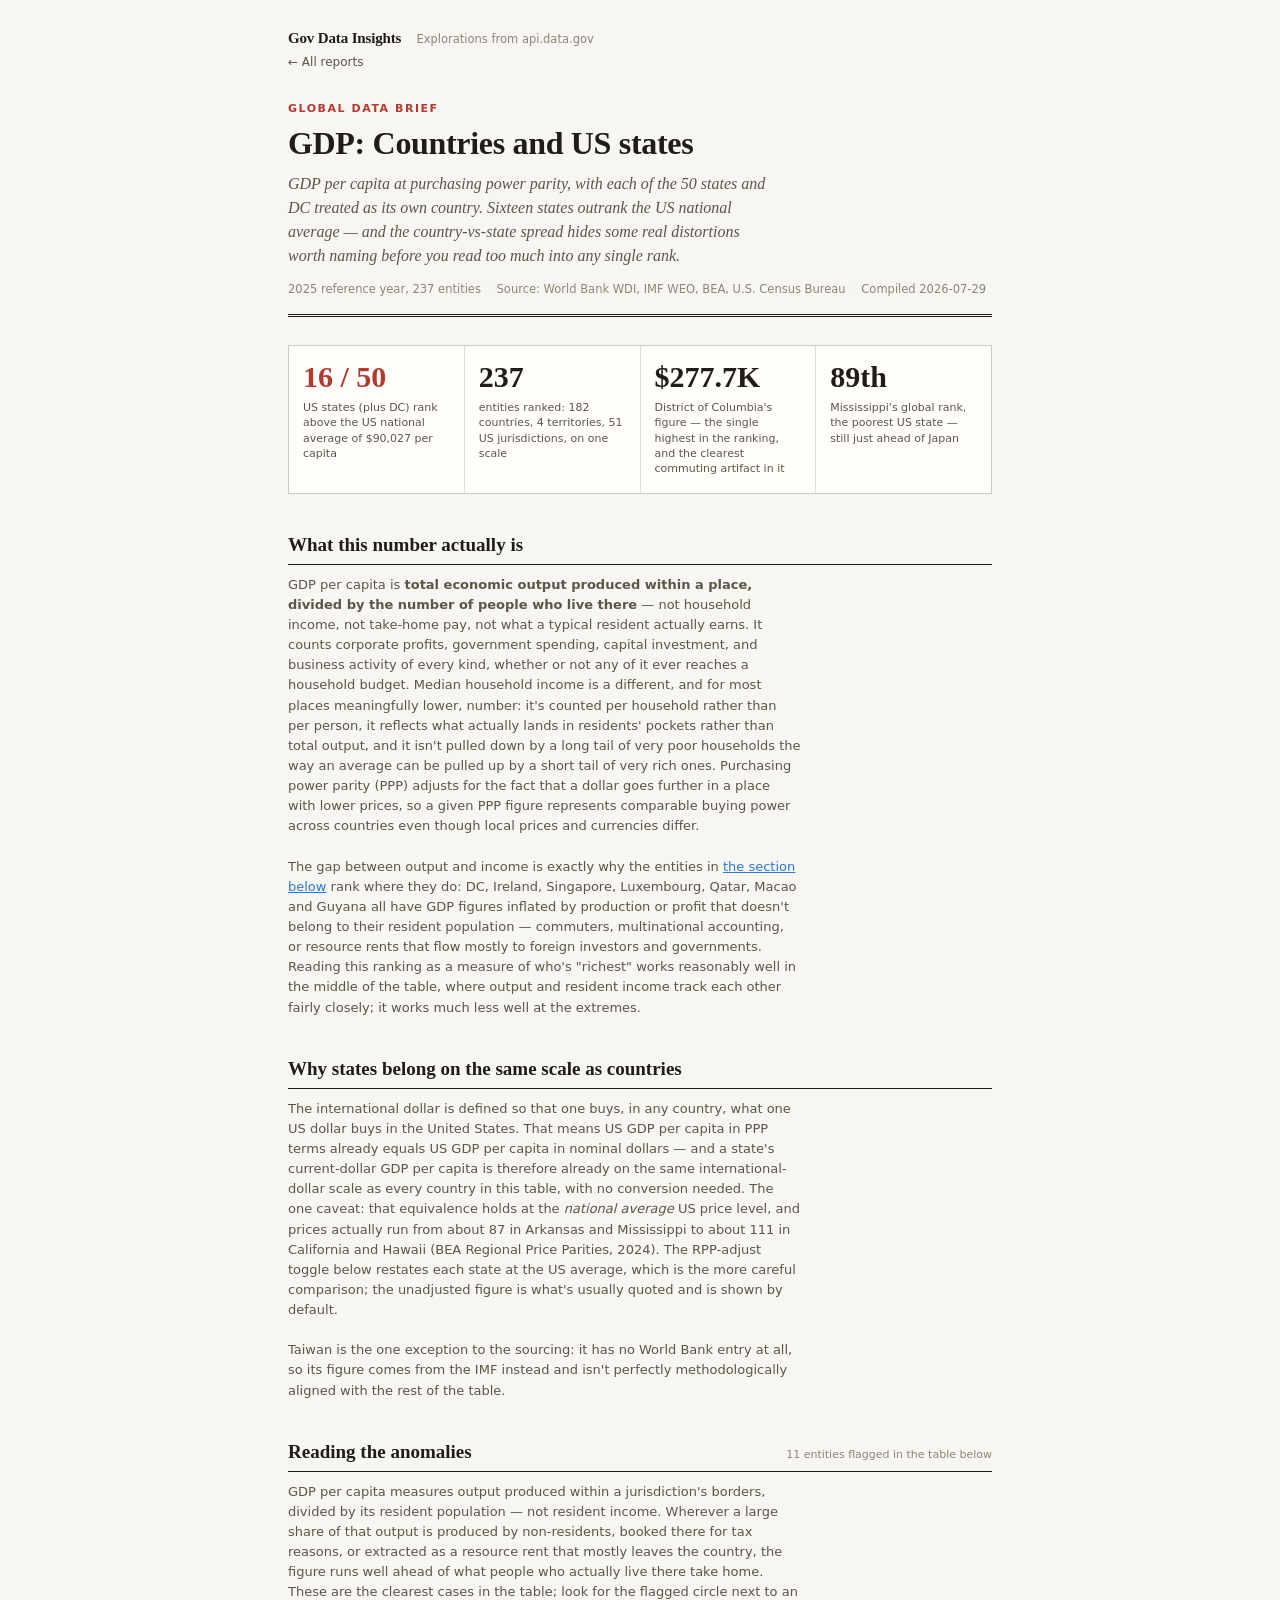
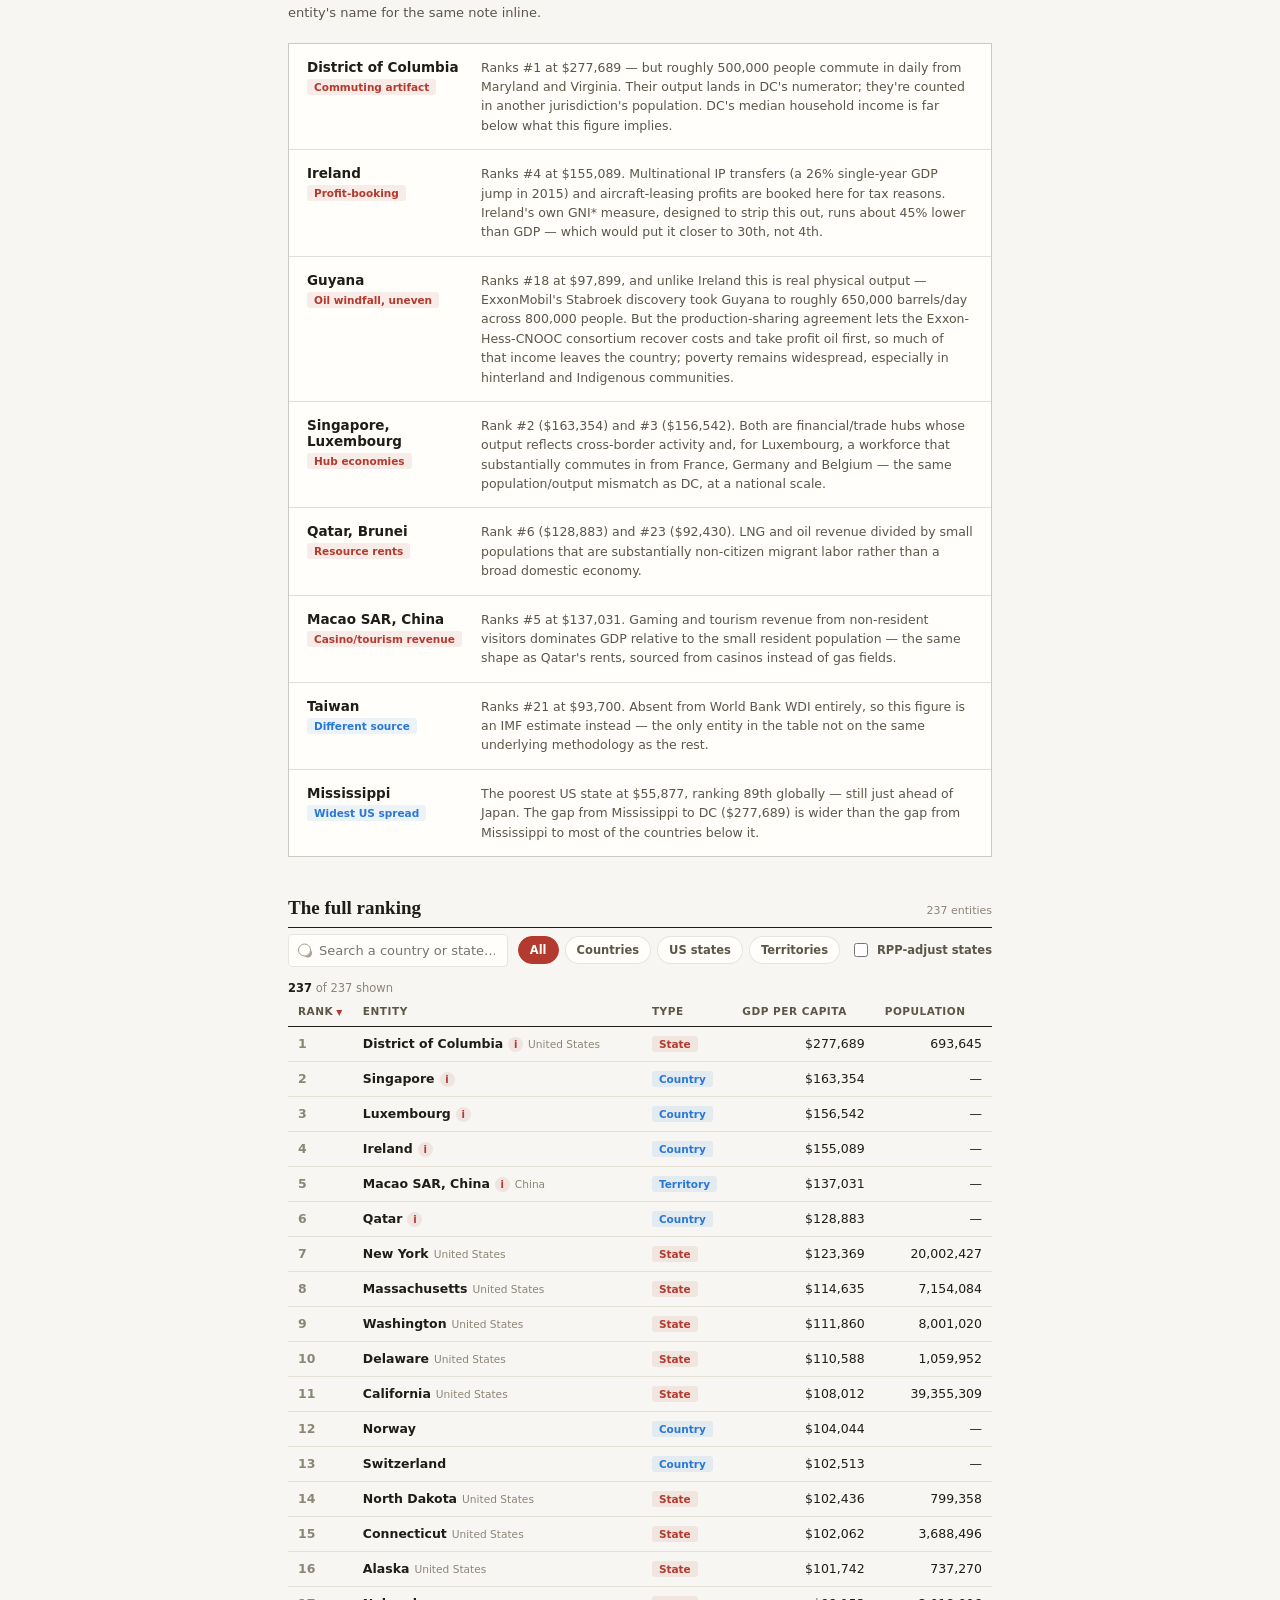
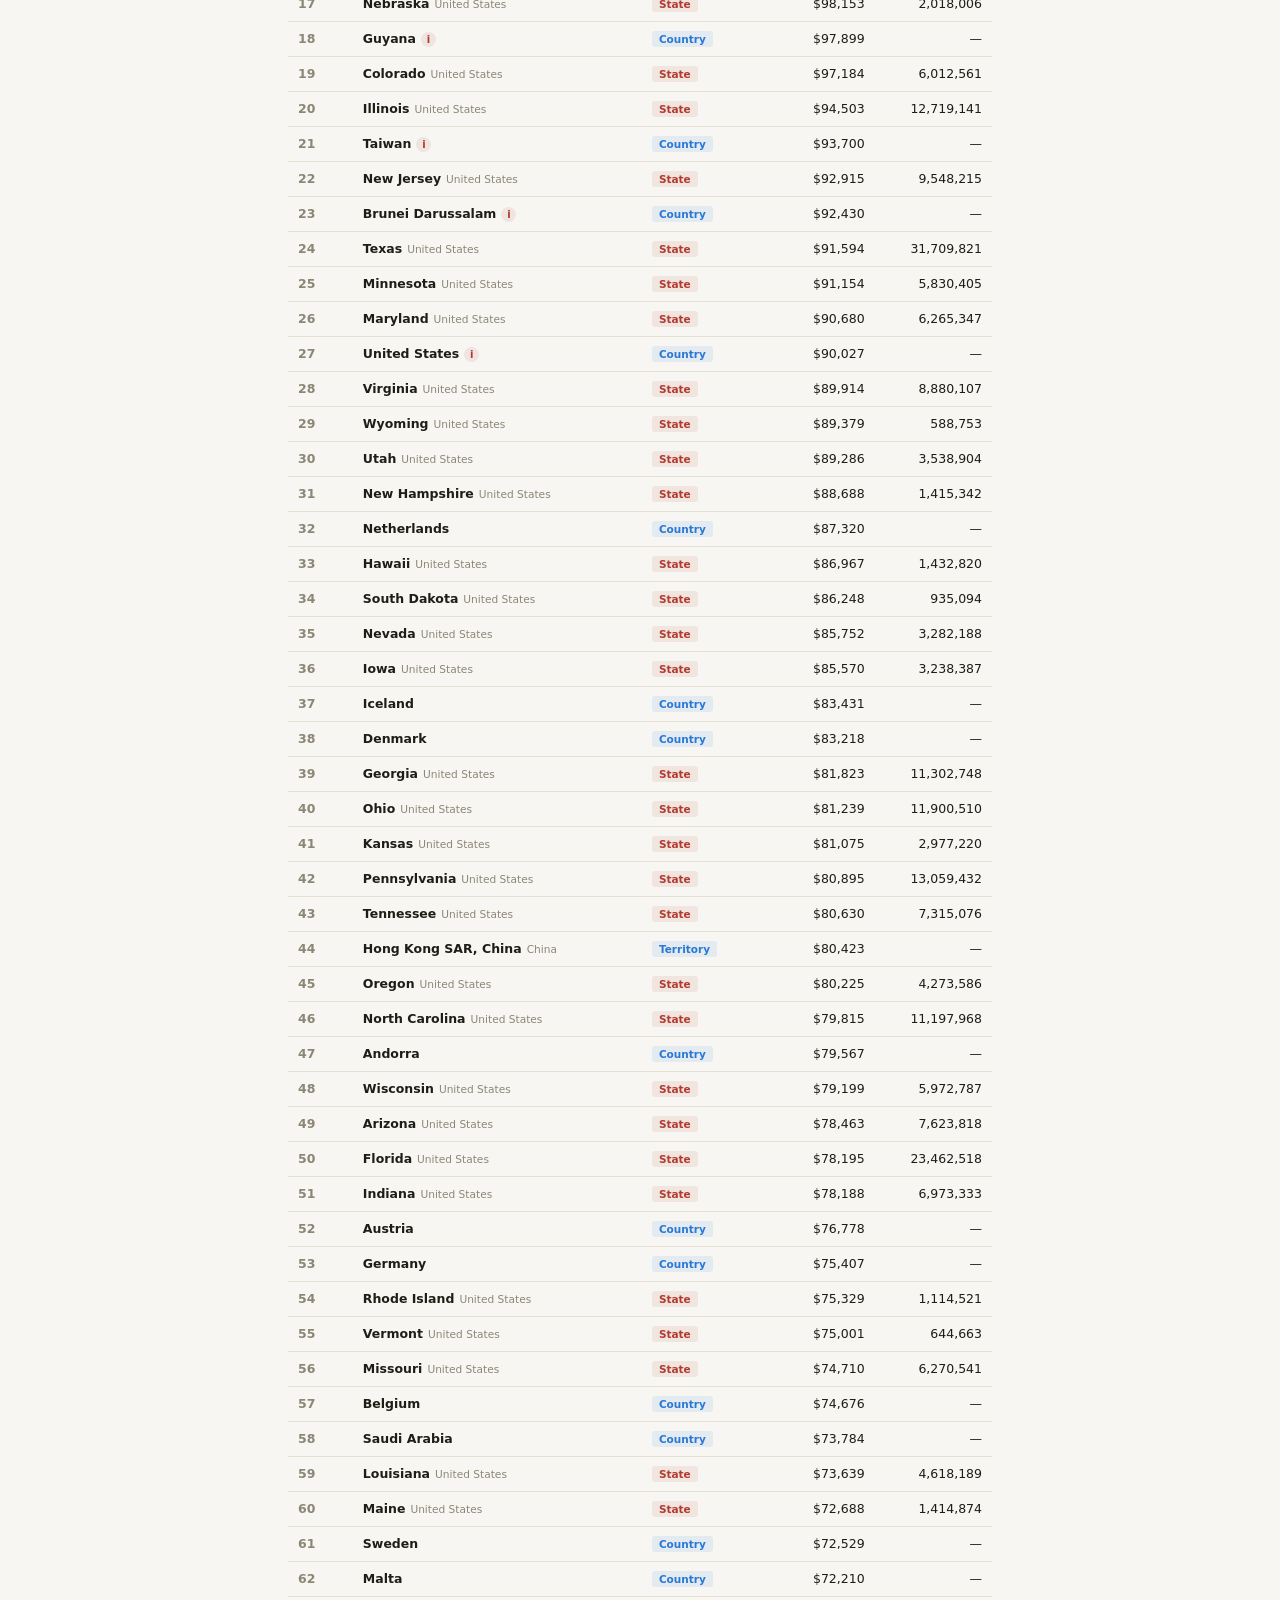
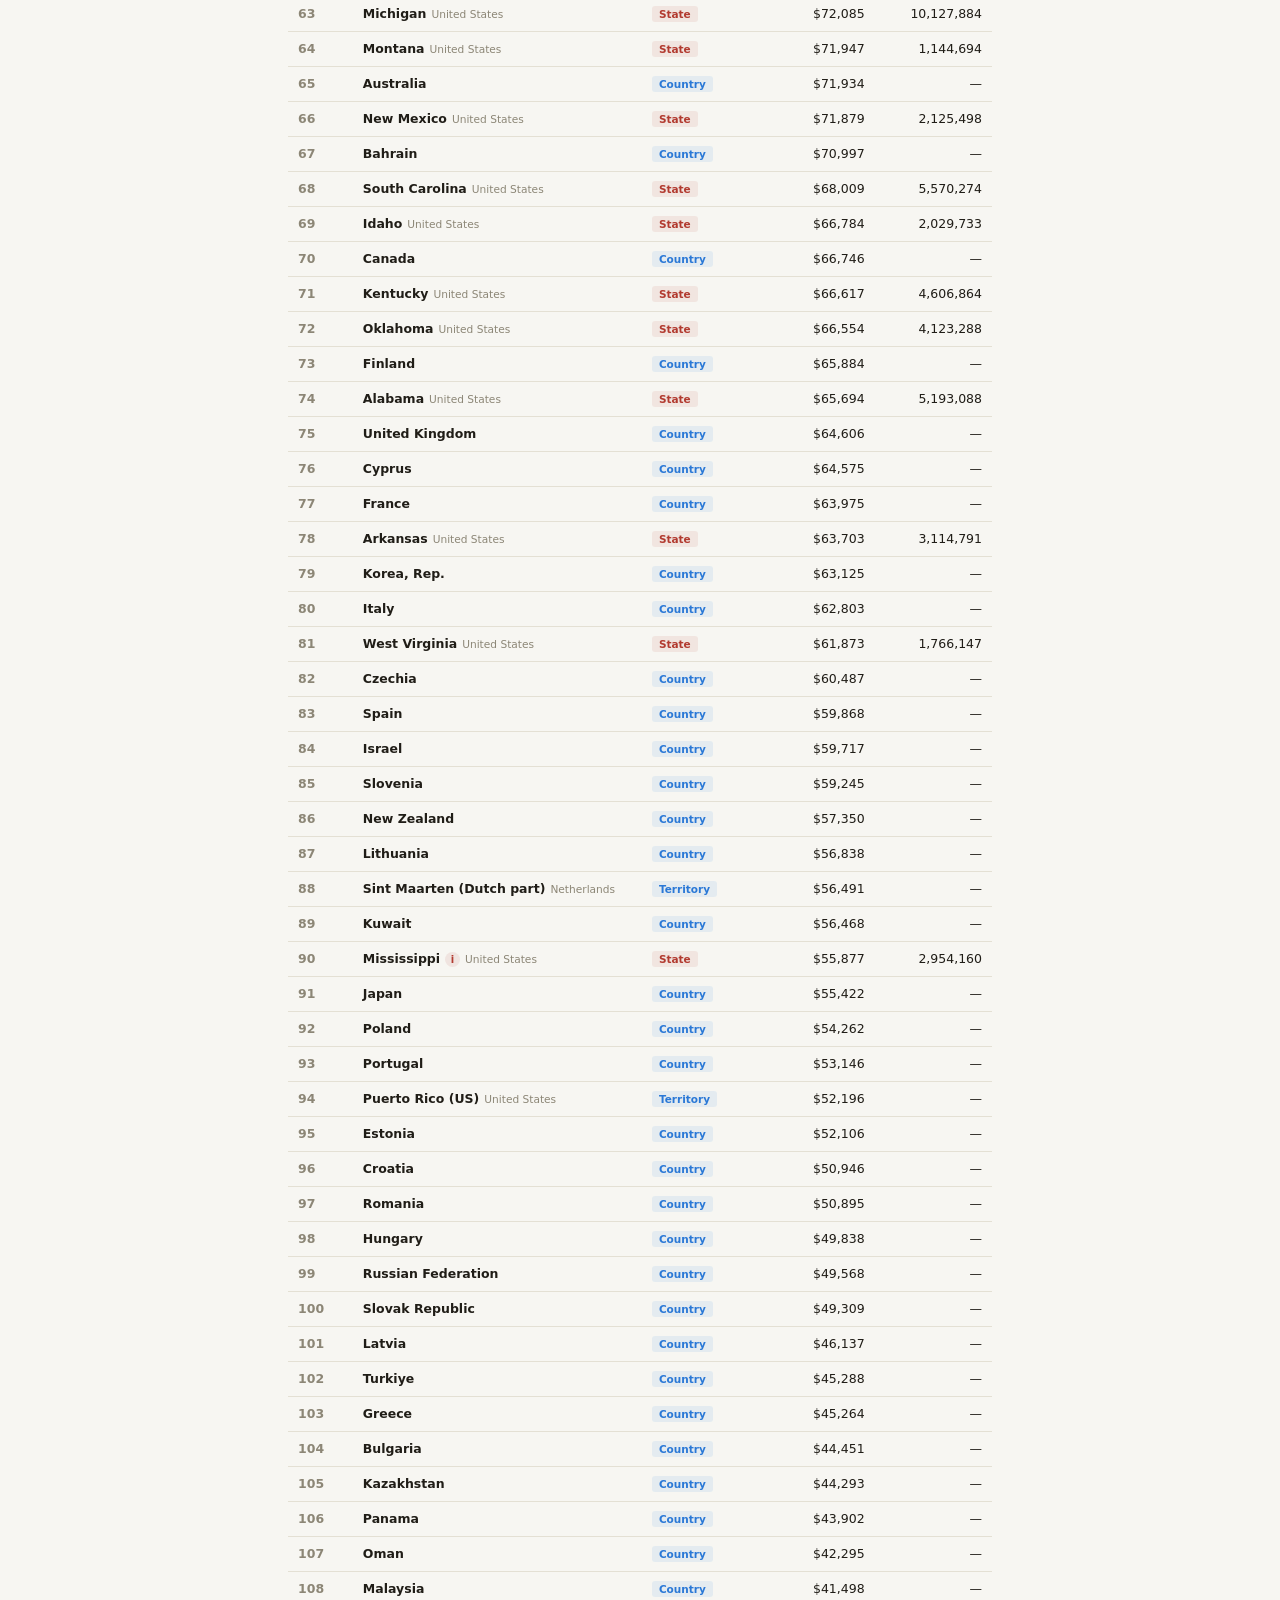
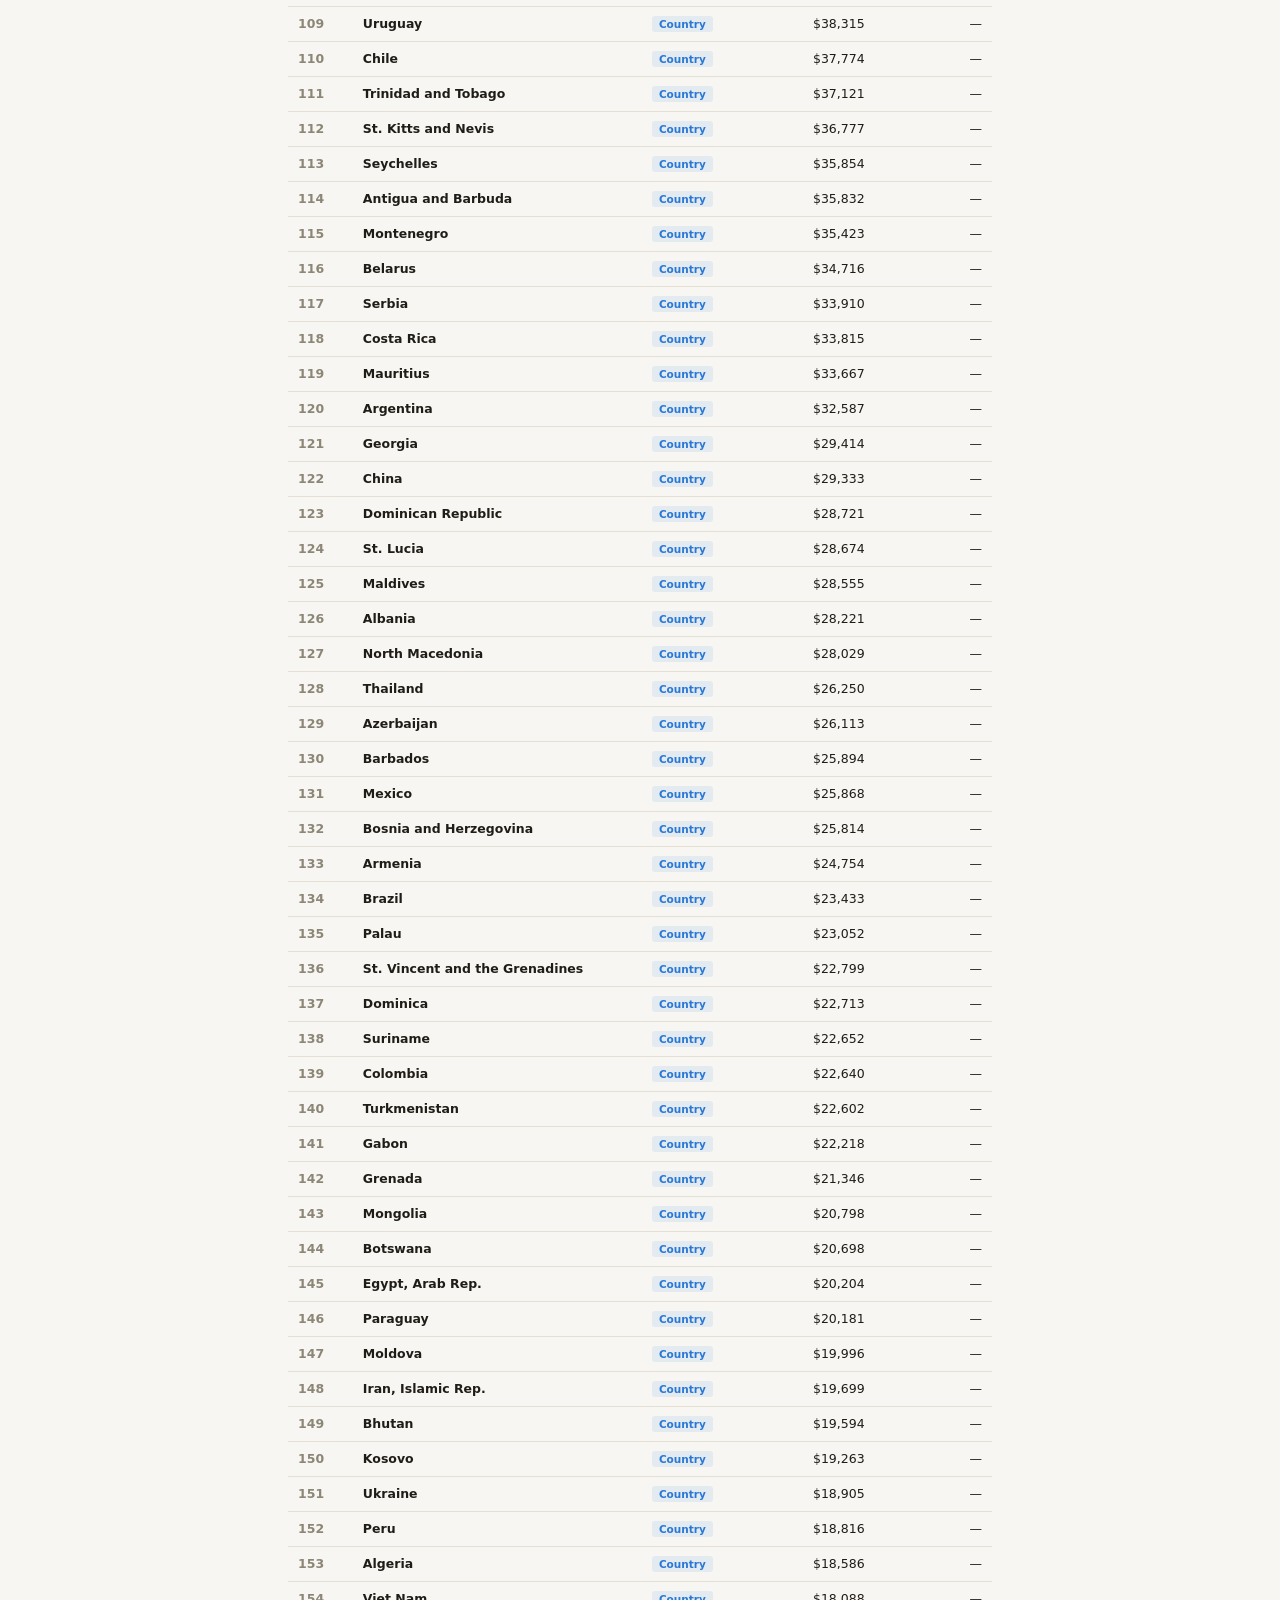
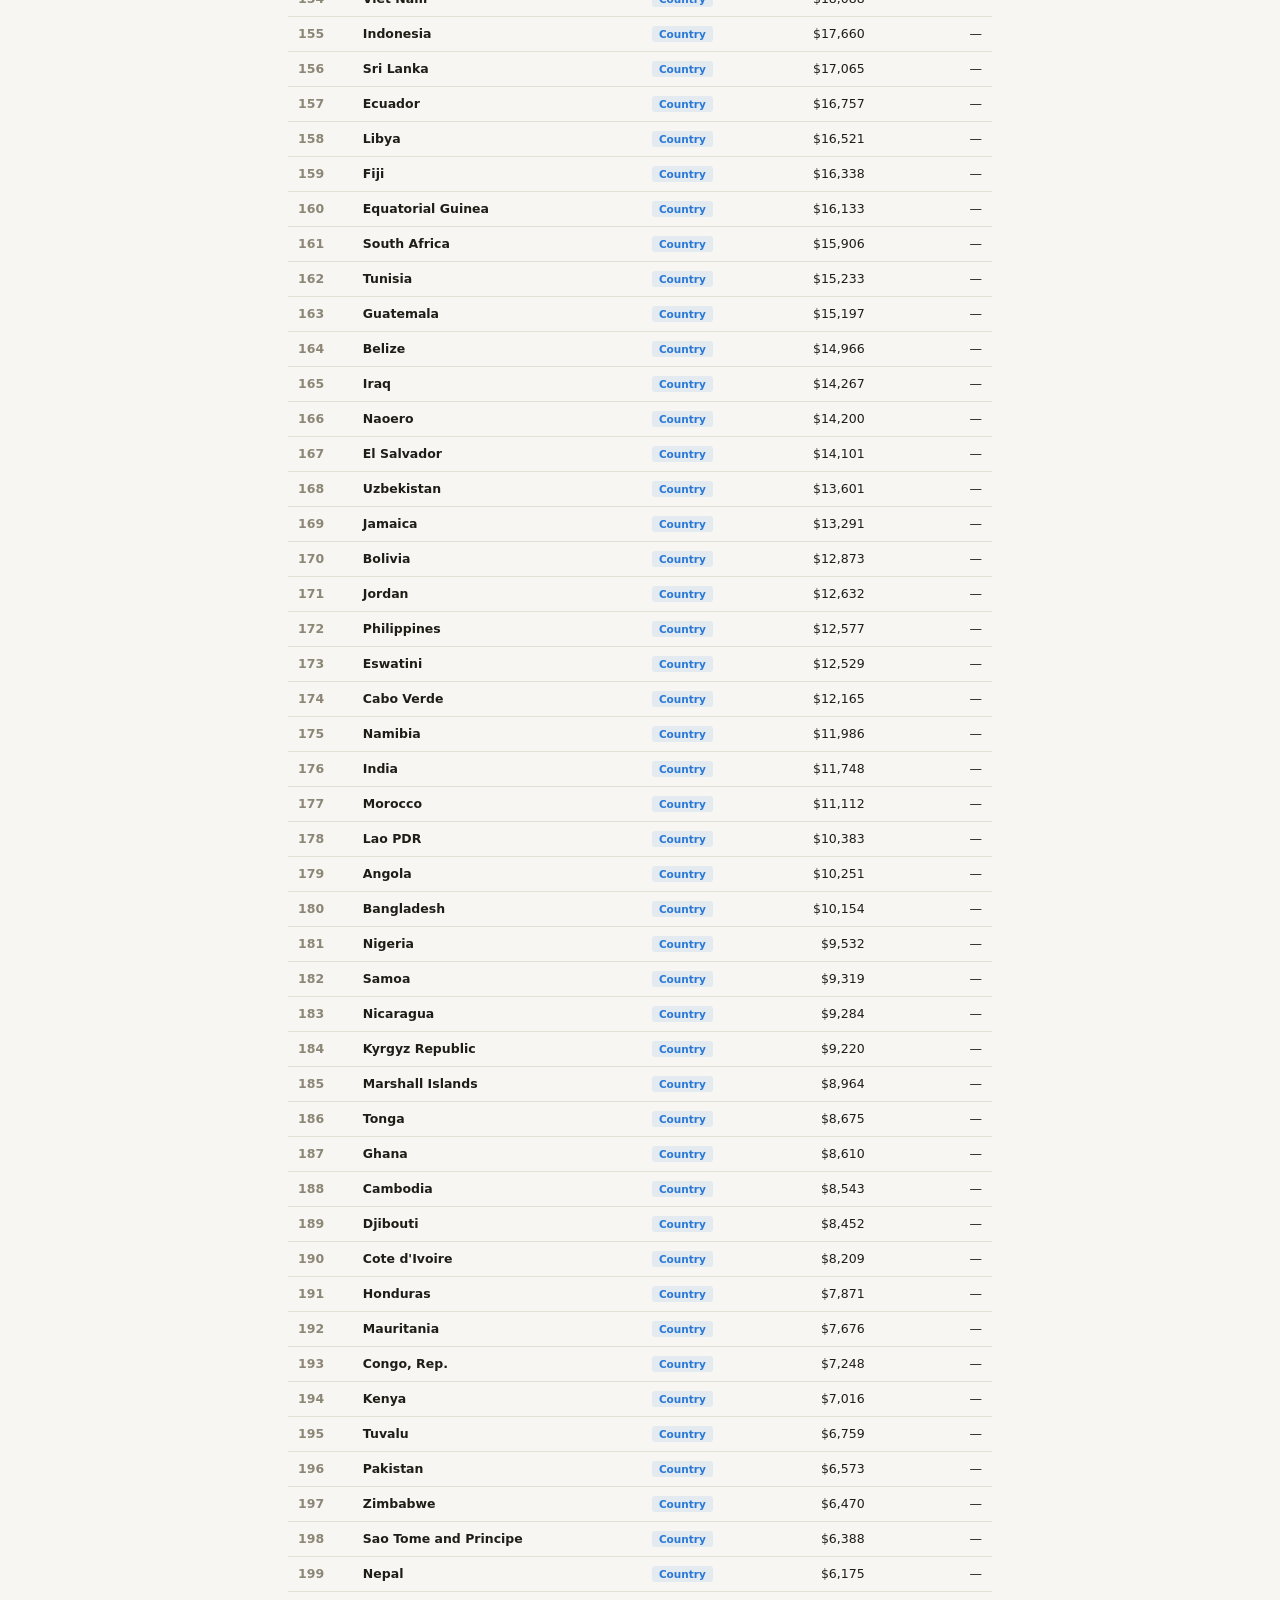
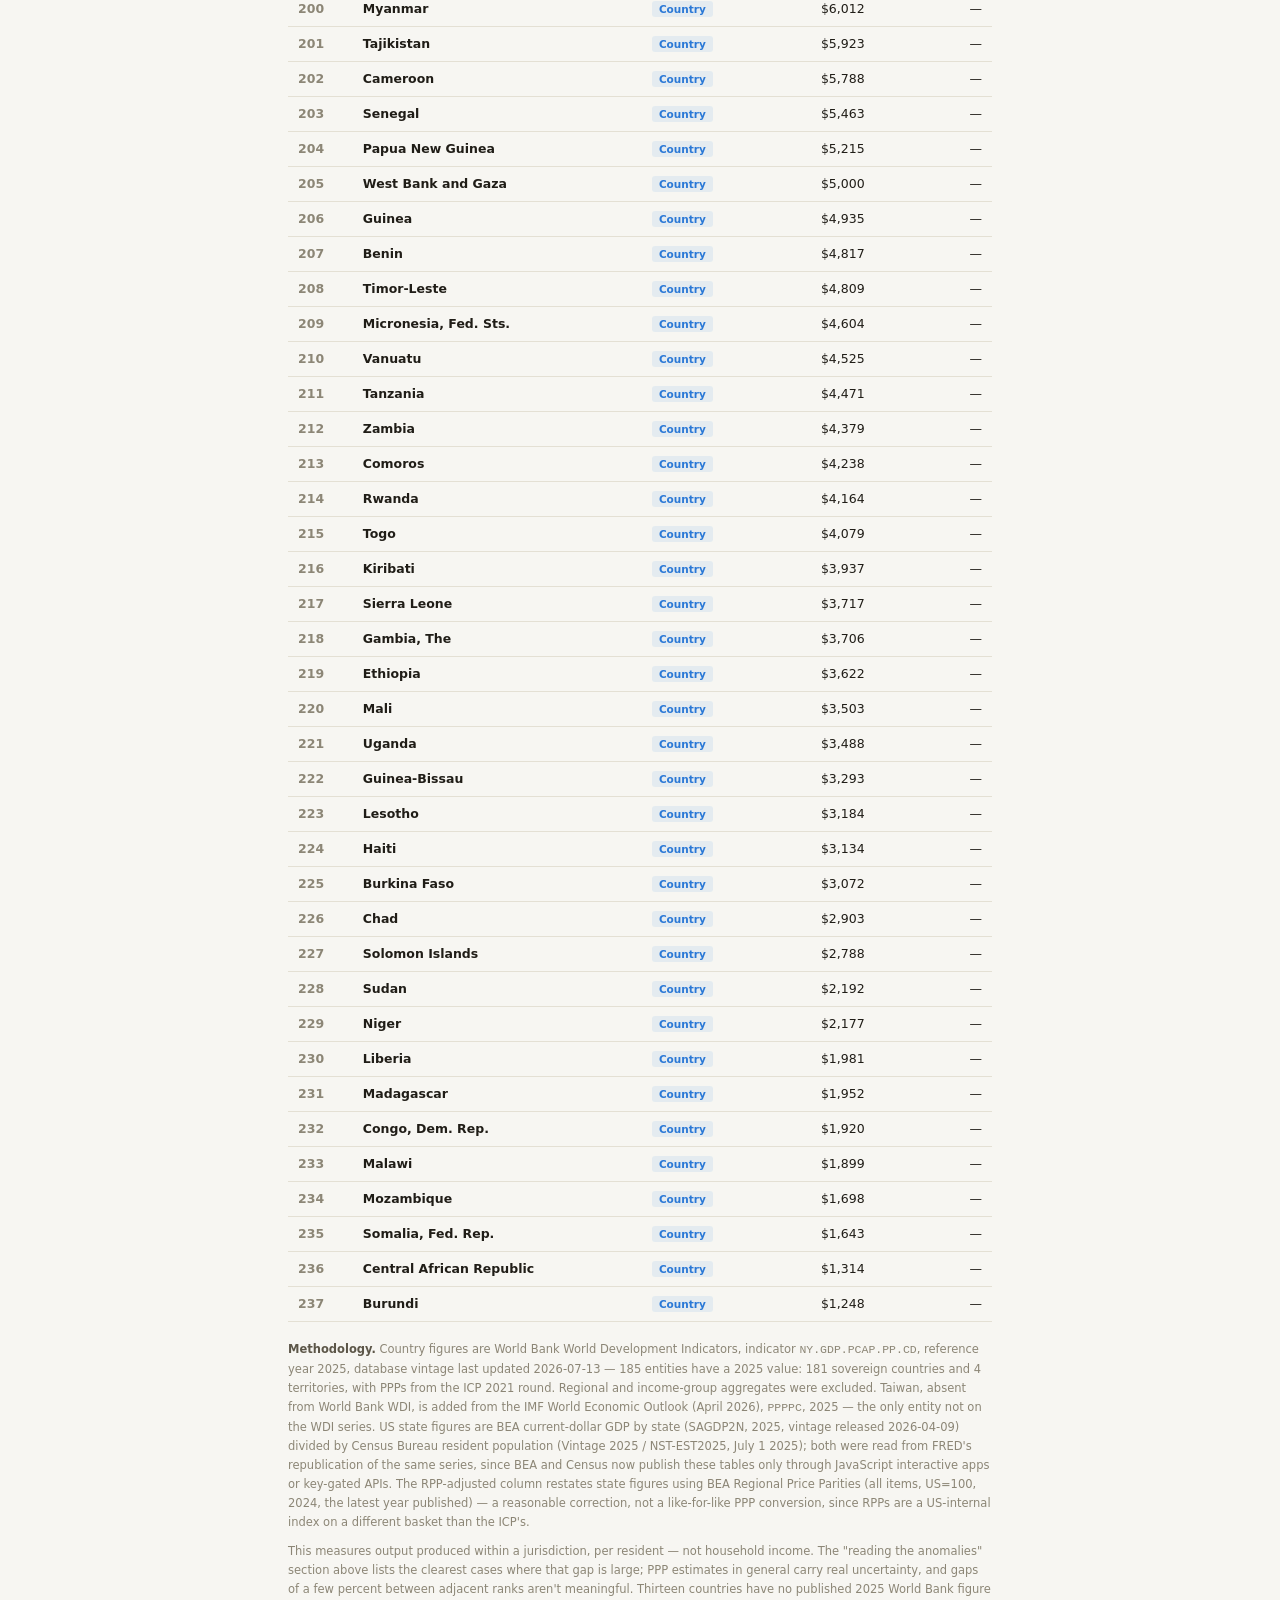
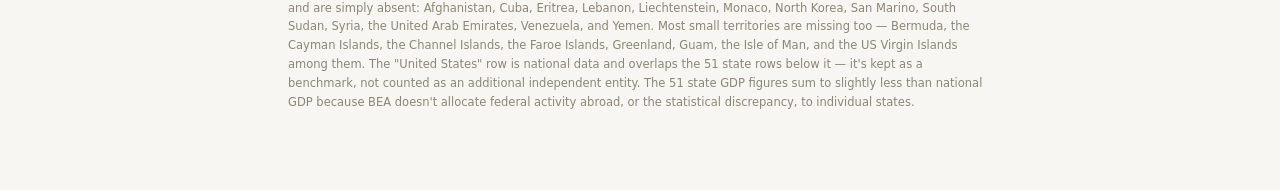
<file: docs/reports/global-per-capita-gdp.html>
<!doctype html>
<html lang="en">
<head>
<meta charset="utf-8">
<meta name="viewport" content="width=device-width, initial-scale=1">
<title>Countries and US states, ranked as one list — Gov Data Insights</title>
<link rel="stylesheet" href="../assets/report.css?v=2fa65a5edb">
<!-- Google tag (gtag.js) -->
<script async src="https://www.googletagmanager.com/gtag/js?id=G-945HMWM05B"></script>
<script>
  window.dataLayer = window.dataLayer || [];
  function gtag(){dataLayer.push(arguments);}
  gtag('js', new Date());

  gtag('config', 'G-945HMWM05B');
</script>
<style>
  /* ---------- Report-specific: sortable/filterable entity table ---------- */
  .pc-controls {
    display: flex; align-items: center; gap: 10px; flex-wrap: wrap;
    margin: 0 0 14px;
  }
  .pc-search { flex: 1 1 200px; position: relative; }
  .pc-search input {
    width: 100%; font: inherit; font-size: 13px;
    padding: 8px 12px 8px 30px;
    border: 1px solid var(--border);
    border-radius: 5px;
    background: var(--surface-1);
    color: var(--text-primary);
  }
  .pc-search input:focus-visible { outline: 2px solid var(--series-b); outline-offset: 1px; }
  .pc-search::before {
    content: "";
    position: absolute; left: 10px; top: 50%; width: 11px; height: 11px;
    transform: translateY(-50%);
    border: 1.5px solid var(--text-muted); border-radius: 50%;
    box-shadow: 3px 3px 0 -2px var(--text-muted);
    opacity: 0.8;
  }
  .pc-pills { display: flex; gap: 6px; flex-wrap: wrap; }
  .pc-pill {
    font: inherit; font-size: 11.5px; font-weight: 600;
    padding: 6px 11px;
    border: 1px solid var(--border);
    border-radius: 999px;
    background: var(--surface-1);
    color: var(--text-secondary);
    cursor: pointer;
  }
  .pc-pill[aria-pressed="true"] {
    background: var(--accent); border-color: var(--accent); color: var(--surface-1);
  }
  .pc-pill:focus-visible { outline: 2px solid var(--series-b); outline-offset: 2px; }
  .pc-toggle {
    display: flex; align-items: center; gap: 6px;
    font-size: 11.5px; color: var(--text-secondary); font-weight: 600;
    cursor: pointer; user-select: none; margin-left: auto;
  }
  .pc-toggle input { accent-color: var(--accent); width: 14px; height: 14px; cursor: pointer; }
  .pc-count { font-size: 11.5px; color: var(--text-muted); margin: 0 0 10px; }
  .pc-count strong { color: var(--text-primary); }

  #pc-table thead th { cursor: pointer; white-space: nowrap; }
  #pc-table thead th:hover { color: var(--text-primary); }
  #pc-table thead th .arrow { opacity: 0; margin-left: 3px; font-size: 0.75em; }
  #pc-table thead th[data-active="true"] .arrow { opacity: 1; color: var(--accent); }
  #pc-table td.rank { color: var(--text-muted); font-weight: 600; width: 1%; }
  #pc-table td.name { font-weight: 600; }
  #pc-table td.name .parent { font-weight: 400; color: var(--text-muted); font-size: 0.85em; margin-left: 5px; }
  #pc-table td.num .sec { display: block; font-weight: 400; color: var(--text-muted); font-size: 0.78em; }
  #pc-table .note-flag {
    display: inline-block; margin-left: 5px; width: 15px; height: 15px; line-height: 15px;
    text-align: center; border-radius: 50%; font-size: 10px; font-weight: 700;
    background: var(--tag-a-bg); color: var(--accent); cursor: help;
  }
  .pc-empty { padding: 30px 10px; text-align: center; color: var(--text-muted); font-size: 13px; }

  .anomaly-grid { display: flex; flex-direction: column; gap: 1px; background: var(--border); border: 1px solid var(--border); margin-top: 4px; }
  .anomaly-row { background: var(--surface-1); padding: 14px 18px; display: grid; grid-template-columns: 160px 1fr; gap: 14px; align-items: baseline; }
  @media (max-width: 620px) { .anomaly-row { grid-template-columns: 1fr; gap: 4px; } }
  .anomaly-name { font-weight: 700; font-size: 13.5px; }
  .anomaly-name .tag { display: block; margin-top: 4px; width: fit-content; }
  .anomaly-text { font-size: 12.5px; line-height: 1.55; color: var(--text-secondary); }
</style>
</head>
<body>

<header class="site-header">
  <a class="site-name" href="../index.html">Gov Data Insights</a>
  <span class="site-tagline">Explorations from api.data.gov</span>
  <nav><a href="../index.html">&larr; All reports</a></nav>
</header>

<div class="report">
  <div class="masthead">
    <p class="kicker">Global Data Brief</p>
    <h1>GDP: Countries and US states</h1>
    <p class="dek">GDP per capita at purchasing power parity, with each of the 50 states and DC treated as its own country. Sixteen states outrank the US national average &mdash; and the country-vs-state spread hides some real distortions worth naming before you read too much into any single rank.</p>
    <div class="byline">
      <span>2025 reference year, 237 entities</span><span class="sep">·</span>
      <span>Source: World Bank WDI, IMF WEO, BEA, U.S. Census Bureau</span><span class="sep">·</span>
      <span>Compiled 2026-07-29</span>
    </div>
  </div>

  <div class="stat-strip">
    <div class="stat">
      <div class="stat-value flag">16 / 50</div>
      <div class="stat-label">US states (plus DC) rank above the US national average of $90,027 per capita</div>
    </div>
    <div class="stat">
      <div class="stat-value">237</div>
      <div class="stat-label">entities ranked: 182 countries, 4 territories, 51 US jurisdictions, on one scale</div>
    </div>
    <div class="stat">
      <div class="stat-value">$277.7K</div>
      <div class="stat-label">District of Columbia's figure &mdash; the single highest in the ranking, and the clearest commuting artifact in it</div>
    </div>
    <div class="stat">
      <div class="stat-value">89th</div>
      <div class="stat-label">Mississippi's global rank, the poorest US state &mdash; still just ahead of Japan</div>
    </div>
  </div>

  <section>
    <div class="section-head">
      <h2>What this number actually is</h2>
    </div>
    <p class="section-desc">GDP per capita is <strong>total economic output produced within a place, divided by the number of people who live there</strong> &mdash; not household income, not take-home pay, not what a typical resident actually earns. It counts corporate profits, government spending, capital investment, and business activity of every kind, whether or not any of it ever reaches a household budget. Median household income is a different, and for most places meaningfully lower, number: it's counted per household rather than per person, it reflects what actually lands in residents' pockets rather than total output, and it isn't pulled down by a long tail of very poor households the way an average can be pulled up by a short tail of very rich ones. Purchasing power parity (PPP) adjusts for the fact that a dollar goes further in a place with lower prices, so a given PPP figure represents comparable buying power across countries even though local prices and currencies differ.</p>
    <p class="section-desc">The gap between output and income is exactly why the entities in <a href="#anomalies">the section below</a> rank where they do: DC, Ireland, Singapore, Luxembourg, Qatar, Macao and Guyana all have GDP figures inflated by production or profit that doesn't belong to their resident population &mdash; commuters, multinational accounting, or resource rents that flow mostly to foreign investors and governments. Reading this ranking as a measure of who's "richest" works reasonably well in the middle of the table, where output and resident income track each other fairly closely; it works much less well at the extremes.</p>
  </section>

  <section>
    <div class="section-head">
      <h2>Why states belong on the same scale as countries</h2>
    </div>
    <p class="section-desc">The international dollar is defined so that one buys, in any country, what one US dollar buys in the United States. That means US GDP per capita in PPP terms already equals US GDP per capita in nominal dollars &mdash; and a state's current-dollar GDP per capita is therefore already on the same international-dollar scale as every country in this table, with no conversion needed. The one caveat: that equivalence holds at the <em>national average</em> US price level, and prices actually run from about 87 in Arkansas and Mississippi to about 111 in California and Hawaii (BEA Regional Price Parities, 2024). The RPP-adjust toggle below restates each state at the US average, which is the more careful comparison; the unadjusted figure is what's usually quoted and is shown by default.</p>
    <p class="section-desc">Taiwan is the one exception to the sourcing: it has no World Bank entry at all, so its figure comes from the IMF instead and isn't perfectly methodologically aligned with the rest of the table.</p>
  </section>

  <section id="anomalies">
    <div class="section-head">
      <h2>Reading the anomalies</h2>
      <span class="section-note">11 entities flagged in the table below</span>
    </div>
    <p class="section-desc">GDP per capita measures output produced within a jurisdiction's borders, divided by its resident population &mdash; not resident income. Wherever a large share of that output is produced by non-residents, booked there for tax reasons, or extracted as a resource rent that mostly leaves the country, the figure runs well ahead of what people who actually live there take home. These are the clearest cases in the table; look for the flagged circle next to an entity's name for the same note inline.</p>
    <div class="anomaly-grid">
      <div class="anomaly-row">
        <div class="anomaly-name">District of Columbia<span class="tag a">Commuting artifact</span></div>
        <div class="anomaly-text">Ranks #1 at $277,689 &mdash; but roughly 500,000 people commute in daily from Maryland and Virginia. Their output lands in DC's numerator; they're counted in another jurisdiction's population. DC's median household income is far below what this figure implies.</div>
      </div>
      <div class="anomaly-row">
        <div class="anomaly-name">Ireland<span class="tag a">Profit-booking</span></div>
        <div class="anomaly-text">Ranks #4 at $155,089. Multinational IP transfers (a 26% single-year GDP jump in 2015) and aircraft-leasing profits are booked here for tax reasons. Ireland's own GNI* measure, designed to strip this out, runs about 45% lower than GDP &mdash; which would put it closer to 30th, not 4th.</div>
      </div>
      <div class="anomaly-row">
        <div class="anomaly-name">Guyana<span class="tag a">Oil windfall, uneven</span></div>
        <div class="anomaly-text">Ranks #18 at $97,899, and unlike Ireland this is real physical output &mdash; ExxonMobil's Stabroek discovery took Guyana to roughly 650,000 barrels/day across 800,000 people. But the production-sharing agreement lets the Exxon-Hess-CNOOC consortium recover costs and take profit oil first, so much of that income leaves the country; poverty remains widespread, especially in hinterland and Indigenous communities.</div>
      </div>
      <div class="anomaly-row">
        <div class="anomaly-name">Singapore, Luxembourg<span class="tag a">Hub economies</span></div>
        <div class="anomaly-text">Rank #2 ($163,354) and #3 ($156,542). Both are financial/trade hubs whose output reflects cross-border activity and, for Luxembourg, a workforce that substantially commutes in from France, Germany and Belgium &mdash; the same population/output mismatch as DC, at a national scale.</div>
      </div>
      <div class="anomaly-row">
        <div class="anomaly-name">Qatar, Brunei<span class="tag a">Resource rents</span></div>
        <div class="anomaly-text">Rank #6 ($128,883) and #23 ($92,430). LNG and oil revenue divided by small populations that are substantially non-citizen migrant labor rather than a broad domestic economy.</div>
      </div>
      <div class="anomaly-row">
        <div class="anomaly-name">Macao SAR, China<span class="tag a">Casino/tourism revenue</span></div>
        <div class="anomaly-text">Ranks #5 at $137,031. Gaming and tourism revenue from non-resident visitors dominates GDP relative to the small resident population &mdash; the same shape as Qatar's rents, sourced from casinos instead of gas fields.</div>
      </div>
      <div class="anomaly-row">
        <div class="anomaly-name">Taiwan<span class="tag b">Different source</span></div>
        <div class="anomaly-text">Ranks #21 at $93,700. Absent from World Bank WDI entirely, so this figure is an IMF estimate instead &mdash; the only entity in the table not on the same underlying methodology as the rest.</div>
      </div>
      <div class="anomaly-row">
        <div class="anomaly-name">Mississippi<span class="tag b">Widest US spread</span></div>
        <div class="anomaly-text">The poorest US state at $55,877, ranking 89th globally &mdash; still just ahead of Japan. The gap from Mississippi to DC ($277,689) is wider than the gap from Mississippi to most of the countries below it.</div>
      </div>
    </div>
  </section>

  <section>
    <div class="section-head">
      <h2>The full ranking</h2>
      <span class="section-note" id="pc-shown-note">237 entities</span>
    </div>
    <div class="pc-controls">
      <div class="pc-search">
        <input type="text" id="pc-q" placeholder="Search a country or state&hellip;" autocomplete="off">
      </div>
      <div class="pc-pills" id="pc-pills" role="group" aria-label="Filter by type">
        <button class="pc-pill" data-filter="all" aria-pressed="true">All</button>
        <button class="pc-pill" data-filter="country" aria-pressed="false">Countries</button>
        <button class="pc-pill" data-filter="state" aria-pressed="false">US states</button>
        <button class="pc-pill" data-filter="territory" aria-pressed="false">Territories</button>
      </div>
      <label class="pc-toggle" for="pc-rpp">
        <input type="checkbox" id="pc-rpp">
        RPP-adjust states
      </label>
    </div>
    <p class="pc-count"><strong id="pc-count-val">237</strong> of 237 shown</p>
    <div class="chart-scroll">
      <table id="pc-table">
        <thead>
          <tr>
            <th data-key="rank" data-active="true" style="width:1%">Rank<span class="arrow">&#9660;</span></th>
            <th data-key="name">Entity<span class="arrow">&#9660;</span></th>
            <th data-key="type">Type<span class="arrow">&#9660;</span></th>
            <th data-key="gdp" class="num">GDP per capita<span class="arrow">&#9660;</span></th>
            <th data-key="pop" class="num">Population<span class="arrow">&#9660;</span></th>
          </tr>
        </thead>
        <tbody id="pc-rows"></tbody>
      </table>
      <div class="pc-empty" id="pc-empty" hidden>No entity matches &ldquo;<span id="pc-empty-q"></span>&rdquo;.</div>
    </div>
  </section>

  <div class="methodology">
    <p><strong style="color:var(--text-secondary)">Methodology.</strong> Country figures are World Bank World Development Indicators, indicator <code>NY.GDP.PCAP.PP.CD</code>, reference year 2025, database vintage last updated 2026-07-13 &mdash; 185 entities have a 2025 value: 181 sovereign countries and 4 territories, with PPPs from the ICP 2021 round. Regional and income-group aggregates were excluded. Taiwan, absent from World Bank WDI, is added from the IMF World Economic Outlook (April 2026), <code>PPPPC</code>, 2025 &mdash; the only entity not on the WDI series. US state figures are BEA current-dollar GDP by state (SAGDP2N, 2025, vintage released 2026-04-09) divided by Census Bureau resident population (Vintage 2025 / NST-EST2025, July 1 2025); both were read from FRED's republication of the same series, since BEA and Census now publish these tables only through JavaScript interactive apps or key-gated APIs. The RPP-adjusted column restates state figures using BEA Regional Price Parities (all items, US=100, 2024, the latest year published) &mdash; a reasonable correction, not a like-for-like PPP conversion, since RPPs are a US-internal index on a different basket than the ICP's.</p>
    <p>This measures output produced within a jurisdiction, per resident &mdash; not household income. The "reading the anomalies" section above lists the clearest cases where that gap is large; PPP estimates in general carry real uncertainty, and gaps of a few percent between adjacent ranks aren't meaningful. Thirteen countries have no published 2025 World Bank figure and are simply absent: Afghanistan, Cuba, Eritrea, Lebanon, Liechtenstein, Monaco, North Korea, San Marino, South Sudan, Syria, the United Arab Emirates, Venezuela, and Yemen. Most small territories are missing too &mdash; Bermuda, the Cayman Islands, the Channel Islands, the Faroe Islands, Greenland, Guam, the Isle of Man, and the US Virgin Islands among them. The "United States" row is national data and overlaps the 51 state rows below it &mdash; it's kept as a benchmark, not counted as an additional independent entity. The 51 state GDP figures sum to slightly less than national GDP because BEA doesn't allocate federal activity abroad, or the statistical discrepancy, to individual states.</p>
  </div>
</div>

<script>
const PC_DATA = [{"rank":1,"name":"District of Columbia","type":"state","parent":"United States","gdp":277689.0,"gdpAdj":252672.0,"pop":693645.0,"noteTag":"Commuting artifact","noteText":"About 500,000 people commute in from Maryland/Virginia \u2014 their output counts here, their persons don't."},{"rank":2,"name":"Singapore","type":"country","parent":null,"gdp":163354.0,"gdpAdj":null,"pop":null,"noteTag":"Financial/trade hub","noteText":"A regional financial and trade hub with output well above what's typical for its resident population size."},{"rank":3,"name":"Luxembourg","type":"country","parent":null,"gdp":156542.0,"gdpAdj":null,"pop":null,"noteTag":"Cross-border workers","noteText":"A financial-sector economy where a large share of the workforce commutes in from France, Germany and Belgium and isn't in the population count."},{"rank":4,"name":"Ireland","type":"country","parent":null,"gdp":155089.0,"gdpAdj":null,"pop":null,"noteTag":"Profit-booking","noteText":"Multinational IP and aircraft-leasing profits booked here inflate GDP well past resident incomes; Ireland's own GNI* measure runs roughly 45% lower."},{"rank":5,"name":"Macao SAR, China","type":"territory","parent":"China","gdp":137031.0,"gdpAdj":null,"pop":null,"noteTag":"Casino/tourism revenue","noteText":"Gaming and tourism revenue from non-resident visitors dominates GDP relative to the small resident population."},{"rank":6,"name":"Qatar","type":"country","parent":null,"gdp":128883.0,"gdpAdj":null,"pop":null,"noteTag":"Resource rents","noteText":"LNG export revenue divided by a population that's mostly non-citizen migrant labor, not a broad domestic economy."},{"rank":7,"name":"New York","type":"state","parent":"United States","gdp":123369.0,"gdpAdj":114314.0,"pop":20002427.0},{"rank":8,"name":"Massachusetts","type":"state","parent":"United States","gdp":114635.0,"gdpAdj":108395.0,"pop":7154084.0},{"rank":9,"name":"Washington","type":"state","parent":"United States","gdp":111860.0,"gdpAdj":104529.0,"pop":8001020.0},{"rank":10,"name":"Delaware","type":"state","parent":"United States","gdp":110588.0,"gdpAdj":110801.0,"pop":1059952.0},{"rank":11,"name":"California","type":"state","parent":"United States","gdp":108012.0,"gdpAdj":97554.0,"pop":39355309.0},{"rank":12,"name":"Norway","type":"country","parent":null,"gdp":104044.0,"gdpAdj":null,"pop":null},{"rank":13,"name":"Switzerland","type":"country","parent":null,"gdp":102513.0,"gdpAdj":null,"pop":null},{"rank":14,"name":"North Dakota","type":"state","parent":"United States","gdp":102436.0,"gdpAdj":115150.0,"pop":799358.0},{"rank":15,"name":"Connecticut","type":"state","parent":"United States","gdp":102062.0,"gdpAdj":98506.0,"pop":3688496.0},{"rank":16,"name":"Alaska","type":"state","parent":"United States","gdp":101742.0,"gdpAdj":99397.0,"pop":737270.0},{"rank":17,"name":"Nebraska","type":"state","parent":"United States","gdp":98153.0,"gdpAdj":108934.0,"pop":2018006.0},{"rank":18,"name":"Guyana","type":"country","parent":null,"gdp":97899.0,"gdpAdj":null,"pop":null,"noteTag":"Oil windfall, uneven","noteText":"ExxonMobil's Stabroek discovery (2019) drove real output, but the production-sharing deal means much of the income leaves the country before reaching residents; poverty remains widespread."},{"rank":19,"name":"Colorado","type":"state","parent":"United States","gdp":97184.0,"gdpAdj":94306.0,"pop":6012561.0},{"rank":20,"name":"Illinois","type":"state","parent":"United States","gdp":94503.0,"gdpAdj":94543.0,"pop":12719141.0},{"rank":21,"name":"Taiwan","type":"country","parent":null,"gdp":93700.0,"gdpAdj":null,"pop":null,"noteTag":"Different source","noteText":"Not covered by World Bank WDI; this figure is an IMF estimate, not directly the same methodology as the rest of the table."},{"rank":22,"name":"New Jersey","type":"state","parent":"United States","gdp":92915.0,"gdpAdj":85396.0,"pop":9548215.0},{"rank":23,"name":"Brunei Darussalam","type":"country","parent":null,"gdp":92430.0,"gdpAdj":null,"pop":null,"noteTag":"Resource rents","noteText":"Oil and gas revenue divided by a small population \u2014 similar dynamic to Qatar, on a smaller scale."},{"rank":24,"name":"Texas","type":"state","parent":"United States","gdp":91594.0,"gdpAdj":94371.0,"pop":31709821.0},{"rank":25,"name":"Minnesota","type":"state","parent":"United States","gdp":91154.0,"gdpAdj":92429.0,"pop":5830405.0},{"rank":26,"name":"Maryland","type":"state","parent":"United States","gdp":90680.0,"gdpAdj":86396.0,"pop":6265347.0},{"rank":27,"name":"United States","type":"country","parent":null,"gdp":90027.0,"gdpAdj":null,"pop":null,"noteTag":"National benchmark","noteText":"Overlaps the 51 state rows below/above it in the ranking \u2014 kept as a reference point, not an additional independent entity."},{"rank":28,"name":"Virginia","type":"state","parent":"United States","gdp":89914.0,"gdpAdj":88932.0,"pop":8880107.0},{"rank":29,"name":"Wyoming","type":"state","parent":"United States","gdp":89379.0,"gdpAdj":96427.0,"pop":588753.0},{"rank":30,"name":"Utah","type":"state","parent":"United States","gdp":89286.0,"gdpAdj":90312.0,"pop":3538904.0},{"rank":31,"name":"New Hampshire","type":"state","parent":"United States","gdp":88688.0,"gdpAdj":85142.0,"pop":1415342.0},{"rank":32,"name":"Netherlands","type":"country","parent":null,"gdp":87320.0,"gdpAdj":null,"pop":null},{"rank":33,"name":"Hawaii","type":"state","parent":"United States","gdp":86967.0,"gdpAdj":79096.0,"pop":1432820.0},{"rank":34,"name":"South Dakota","type":"state","parent":"United States","gdp":86248.0,"gdpAdj":97361.0,"pop":935094.0},{"rank":35,"name":"Nevada","type":"state","parent":"United States","gdp":85752.0,"gdpAdj":85770.0,"pop":3282188.0},{"rank":36,"name":"Iowa","type":"state","parent":"United States","gdp":85570.0,"gdpAdj":97502.0,"pop":3238387.0},{"rank":37,"name":"Iceland","type":"country","parent":null,"gdp":83431.0,"gdpAdj":null,"pop":null},{"rank":38,"name":"Denmark","type":"country","parent":null,"gdp":83218.0,"gdpAdj":null,"pop":null},{"rank":39,"name":"Georgia","type":"state","parent":"United States","gdp":81823.0,"gdpAdj":84973.0,"pop":11302748.0},{"rank":40,"name":"Ohio","type":"state","parent":"United States","gdp":81239.0,"gdpAdj":87567.0,"pop":11900510.0},{"rank":41,"name":"Kansas","type":"state","parent":"United States","gdp":81075.0,"gdpAdj":90015.0,"pop":2977220.0},{"rank":42,"name":"Pennsylvania","type":"state","parent":"United States","gdp":80895.0,"gdpAdj":82908.0,"pop":13059432.0},{"rank":43,"name":"Tennessee","type":"state","parent":"United States","gdp":80630.0,"gdpAdj":87765.0,"pop":7315076.0},{"rank":44,"name":"Hong Kong SAR, China","type":"territory","parent":"China","gdp":80423.0,"gdpAdj":null,"pop":null},{"rank":45,"name":"Oregon","type":"state","parent":"United States","gdp":80225.0,"gdpAdj":77616.0,"pop":4273586.0},{"rank":46,"name":"North Carolina","type":"state","parent":"United States","gdp":79815.0,"gdpAdj":84616.0,"pop":11197968.0},{"rank":47,"name":"Andorra","type":"country","parent":null,"gdp":79567.0,"gdpAdj":null,"pop":null},{"rank":48,"name":"Wisconsin","type":"state","parent":"United States","gdp":79199.0,"gdpAdj":84169.0,"pop":5972787.0},{"rank":49,"name":"Arizona","type":"state","parent":"United States","gdp":78463.0,"gdpAdj":77935.0,"pop":7623818.0},{"rank":50,"name":"Florida","type":"state","parent":"United States","gdp":78195.0,"gdpAdj":75614.0,"pop":23462518.0},{"rank":51,"name":"Indiana","type":"state","parent":"United States","gdp":78188.0,"gdpAdj":83777.0,"pop":6973333.0},{"rank":52,"name":"Austria","type":"country","parent":null,"gdp":76778.0,"gdpAdj":null,"pop":null},{"rank":53,"name":"Germany","type":"country","parent":null,"gdp":75407.0,"gdpAdj":null,"pop":null},{"rank":54,"name":"Rhode Island","type":"state","parent":"United States","gdp":75329.0,"gdpAdj":73650.0,"pop":1114521.0},{"rank":55,"name":"Vermont","type":"state","parent":"United States","gdp":75001.0,"gdpAdj":76564.0,"pop":644663.0},{"rank":56,"name":"Missouri","type":"state","parent":"United States","gdp":74710.0,"gdpAdj":82264.0,"pop":6270541.0},{"rank":57,"name":"Belgium","type":"country","parent":null,"gdp":74676.0,"gdpAdj":null,"pop":null},{"rank":58,"name":"Saudi Arabia","type":"country","parent":null,"gdp":73784.0,"gdpAdj":null,"pop":null},{"rank":59,"name":"Louisiana","type":"state","parent":"United States","gdp":73639.0,"gdpAdj":83484.0,"pop":4618189.0},{"rank":60,"name":"Maine","type":"state","parent":"United States","gdp":72688.0,"gdpAdj":74897.0,"pop":1414874.0},{"rank":61,"name":"Sweden","type":"country","parent":null,"gdp":72529.0,"gdpAdj":null,"pop":null},{"rank":62,"name":"Malta","type":"country","parent":null,"gdp":72210.0,"gdpAdj":null,"pop":null},{"rank":63,"name":"Michigan","type":"state","parent":"United States","gdp":72085.0,"gdpAdj":74919.0,"pop":10127884.0},{"rank":64,"name":"Montana","type":"state","parent":"United States","gdp":71947.0,"gdpAdj":76018.0,"pop":1144694.0},{"rank":65,"name":"Australia","type":"country","parent":null,"gdp":71934.0,"gdpAdj":null,"pop":null},{"rank":66,"name":"New Mexico","type":"state","parent":"United States","gdp":71879.0,"gdpAdj":77950.0,"pop":2125498.0},{"rank":67,"name":"Bahrain","type":"country","parent":null,"gdp":70997.0,"gdpAdj":null,"pop":null},{"rank":68,"name":"South Carolina","type":"state","parent":"United States","gdp":68009.0,"gdpAdj":72544.0,"pop":5570274.0},{"rank":69,"name":"Idaho","type":"state","parent":"United States","gdp":66784.0,"gdpAdj":69935.0,"pop":2029733.0},{"rank":70,"name":"Canada","type":"country","parent":null,"gdp":66746.0,"gdpAdj":null,"pop":null},{"rank":71,"name":"Kentucky","type":"state","parent":"United States","gdp":66617.0,"gdpAdj":73888.0,"pop":4606864.0},{"rank":72,"name":"Oklahoma","type":"state","parent":"United States","gdp":66554.0,"gdpAdj":75765.0,"pop":4123288.0},{"rank":73,"name":"Finland","type":"country","parent":null,"gdp":65884.0,"gdpAdj":null,"pop":null},{"rank":74,"name":"Alabama","type":"state","parent":"United States","gdp":65694.0,"gdpAdj":73961.0,"pop":5193088.0},{"rank":75,"name":"United Kingdom","type":"country","parent":null,"gdp":64606.0,"gdpAdj":null,"pop":null},{"rank":76,"name":"Cyprus","type":"country","parent":null,"gdp":64575.0,"gdpAdj":null,"pop":null},{"rank":77,"name":"France","type":"country","parent":null,"gdp":63975.0,"gdpAdj":null,"pop":null},{"rank":78,"name":"Arkansas","type":"state","parent":"United States","gdp":63703.0,"gdpAdj":73275.0,"pop":3114791.0},{"rank":79,"name":"Korea, Rep.","type":"country","parent":null,"gdp":63125.0,"gdpAdj":null,"pop":null},{"rank":80,"name":"Italy","type":"country","parent":null,"gdp":62803.0,"gdpAdj":null,"pop":null},{"rank":81,"name":"West Virginia","type":"state","parent":"United States","gdp":61873.0,"gdpAdj":69134.0,"pop":1766147.0},{"rank":82,"name":"Czechia","type":"country","parent":null,"gdp":60487.0,"gdpAdj":null,"pop":null},{"rank":83,"name":"Spain","type":"country","parent":null,"gdp":59868.0,"gdpAdj":null,"pop":null},{"rank":84,"name":"Israel","type":"country","parent":null,"gdp":59717.0,"gdpAdj":null,"pop":null},{"rank":85,"name":"Slovenia","type":"country","parent":null,"gdp":59245.0,"gdpAdj":null,"pop":null},{"rank":86,"name":"New Zealand","type":"country","parent":null,"gdp":57350.0,"gdpAdj":null,"pop":null},{"rank":87,"name":"Lithuania","type":"country","parent":null,"gdp":56838.0,"gdpAdj":null,"pop":null},{"rank":88,"name":"Sint Maarten (Dutch part)","type":"territory","parent":"Netherlands","gdp":56491.0,"gdpAdj":null,"pop":null},{"rank":89,"name":"Kuwait","type":"country","parent":null,"gdp":56468.0,"gdpAdj":null,"pop":null},{"rank":90,"name":"Mississippi","type":"state","parent":"United States","gdp":55877.0,"gdpAdj":64261.0,"pop":2954160.0,"noteTag":"Poorest US state","noteText":"Still ranks above Japan and most of the OECD on this measure \u2014 illustrates how wide the internal US spread is."},{"rank":91,"name":"Japan","type":"country","parent":null,"gdp":55422.0,"gdpAdj":null,"pop":null},{"rank":92,"name":"Poland","type":"country","parent":null,"gdp":54262.0,"gdpAdj":null,"pop":null},{"rank":93,"name":"Portugal","type":"country","parent":null,"gdp":53146.0,"gdpAdj":null,"pop":null},{"rank":94,"name":"Puerto Rico (US)","type":"territory","parent":"United States","gdp":52196.0,"gdpAdj":null,"pop":null},{"rank":95,"name":"Estonia","type":"country","parent":null,"gdp":52106.0,"gdpAdj":null,"pop":null},{"rank":96,"name":"Croatia","type":"country","parent":null,"gdp":50946.0,"gdpAdj":null,"pop":null},{"rank":97,"name":"Romania","type":"country","parent":null,"gdp":50895.0,"gdpAdj":null,"pop":null},{"rank":98,"name":"Hungary","type":"country","parent":null,"gdp":49838.0,"gdpAdj":null,"pop":null},{"rank":99,"name":"Russian Federation","type":"country","parent":null,"gdp":49568.0,"gdpAdj":null,"pop":null},{"rank":100,"name":"Slovak Republic","type":"country","parent":null,"gdp":49309.0,"gdpAdj":null,"pop":null},{"rank":101,"name":"Latvia","type":"country","parent":null,"gdp":46137.0,"gdpAdj":null,"pop":null},{"rank":102,"name":"Turkiye","type":"country","parent":null,"gdp":45288.0,"gdpAdj":null,"pop":null},{"rank":103,"name":"Greece","type":"country","parent":null,"gdp":45264.0,"gdpAdj":null,"pop":null},{"rank":104,"name":"Bulgaria","type":"country","parent":null,"gdp":44451.0,"gdpAdj":null,"pop":null},{"rank":105,"name":"Kazakhstan","type":"country","parent":null,"gdp":44293.0,"gdpAdj":null,"pop":null},{"rank":106,"name":"Panama","type":"country","parent":null,"gdp":43902.0,"gdpAdj":null,"pop":null},{"rank":107,"name":"Oman","type":"country","parent":null,"gdp":42295.0,"gdpAdj":null,"pop":null},{"rank":108,"name":"Malaysia","type":"country","parent":null,"gdp":41498.0,"gdpAdj":null,"pop":null},{"rank":109,"name":"Uruguay","type":"country","parent":null,"gdp":38315.0,"gdpAdj":null,"pop":null},{"rank":110,"name":"Chile","type":"country","parent":null,"gdp":37774.0,"gdpAdj":null,"pop":null},{"rank":111,"name":"Trinidad and Tobago","type":"country","parent":null,"gdp":37121.0,"gdpAdj":null,"pop":null},{"rank":112,"name":"St. Kitts and Nevis","type":"country","parent":null,"gdp":36777.0,"gdpAdj":null,"pop":null},{"rank":113,"name":"Seychelles","type":"country","parent":null,"gdp":35854.0,"gdpAdj":null,"pop":null},{"rank":114,"name":"Antigua and Barbuda","type":"country","parent":null,"gdp":35832.0,"gdpAdj":null,"pop":null},{"rank":115,"name":"Montenegro","type":"country","parent":null,"gdp":35423.0,"gdpAdj":null,"pop":null},{"rank":116,"name":"Belarus","type":"country","parent":null,"gdp":34716.0,"gdpAdj":null,"pop":null},{"rank":117,"name":"Serbia","type":"country","parent":null,"gdp":33910.0,"gdpAdj":null,"pop":null},{"rank":118,"name":"Costa Rica","type":"country","parent":null,"gdp":33815.0,"gdpAdj":null,"pop":null},{"rank":119,"name":"Mauritius","type":"country","parent":null,"gdp":33667.0,"gdpAdj":null,"pop":null},{"rank":120,"name":"Argentina","type":"country","parent":null,"gdp":32587.0,"gdpAdj":null,"pop":null},{"rank":121,"name":"Georgia","type":"country","parent":null,"gdp":29414.0,"gdpAdj":null,"pop":null},{"rank":122,"name":"China","type":"country","parent":null,"gdp":29333.0,"gdpAdj":null,"pop":null},{"rank":123,"name":"Dominican Republic","type":"country","parent":null,"gdp":28721.0,"gdpAdj":null,"pop":null},{"rank":124,"name":"St. Lucia","type":"country","parent":null,"gdp":28674.0,"gdpAdj":null,"pop":null},{"rank":125,"name":"Maldives","type":"country","parent":null,"gdp":28555.0,"gdpAdj":null,"pop":null},{"rank":126,"name":"Albania","type":"country","parent":null,"gdp":28221.0,"gdpAdj":null,"pop":null},{"rank":127,"name":"North Macedonia","type":"country","parent":null,"gdp":28029.0,"gdpAdj":null,"pop":null},{"rank":128,"name":"Thailand","type":"country","parent":null,"gdp":26250.0,"gdpAdj":null,"pop":null},{"rank":129,"name":"Azerbaijan","type":"country","parent":null,"gdp":26113.0,"gdpAdj":null,"pop":null},{"rank":130,"name":"Barbados","type":"country","parent":null,"gdp":25894.0,"gdpAdj":null,"pop":null},{"rank":131,"name":"Mexico","type":"country","parent":null,"gdp":25868.0,"gdpAdj":null,"pop":null},{"rank":132,"name":"Bosnia and Herzegovina","type":"country","parent":null,"gdp":25814.0,"gdpAdj":null,"pop":null},{"rank":133,"name":"Armenia","type":"country","parent":null,"gdp":24754.0,"gdpAdj":null,"pop":null},{"rank":134,"name":"Brazil","type":"country","parent":null,"gdp":23433.0,"gdpAdj":null,"pop":null},{"rank":135,"name":"Palau","type":"country","parent":null,"gdp":23052.0,"gdpAdj":null,"pop":null},{"rank":136,"name":"St. Vincent and the Grenadines","type":"country","parent":null,"gdp":22799.0,"gdpAdj":null,"pop":null},{"rank":137,"name":"Dominica","type":"country","parent":null,"gdp":22713.0,"gdpAdj":null,"pop":null},{"rank":138,"name":"Suriname","type":"country","parent":null,"gdp":22652.0,"gdpAdj":null,"pop":null},{"rank":139,"name":"Colombia","type":"country","parent":null,"gdp":22640.0,"gdpAdj":null,"pop":null},{"rank":140,"name":"Turkmenistan","type":"country","parent":null,"gdp":22602.0,"gdpAdj":null,"pop":null},{"rank":141,"name":"Gabon","type":"country","parent":null,"gdp":22218.0,"gdpAdj":null,"pop":null},{"rank":142,"name":"Grenada","type":"country","parent":null,"gdp":21346.0,"gdpAdj":null,"pop":null},{"rank":143,"name":"Mongolia","type":"country","parent":null,"gdp":20798.0,"gdpAdj":null,"pop":null},{"rank":144,"name":"Botswana","type":"country","parent":null,"gdp":20698.0,"gdpAdj":null,"pop":null},{"rank":145,"name":"Egypt, Arab Rep.","type":"country","parent":null,"gdp":20204.0,"gdpAdj":null,"pop":null},{"rank":146,"name":"Paraguay","type":"country","parent":null,"gdp":20181.0,"gdpAdj":null,"pop":null},{"rank":147,"name":"Moldova","type":"country","parent":null,"gdp":19996.0,"gdpAdj":null,"pop":null},{"rank":148,"name":"Iran, Islamic Rep.","type":"country","parent":null,"gdp":19699.0,"gdpAdj":null,"pop":null},{"rank":149,"name":"Bhutan","type":"country","parent":null,"gdp":19594.0,"gdpAdj":null,"pop":null},{"rank":150,"name":"Kosovo","type":"country","parent":null,"gdp":19263.0,"gdpAdj":null,"pop":null},{"rank":151,"name":"Ukraine","type":"country","parent":null,"gdp":18905.0,"gdpAdj":null,"pop":null},{"rank":152,"name":"Peru","type":"country","parent":null,"gdp":18816.0,"gdpAdj":null,"pop":null},{"rank":153,"name":"Algeria","type":"country","parent":null,"gdp":18586.0,"gdpAdj":null,"pop":null},{"rank":154,"name":"Viet Nam","type":"country","parent":null,"gdp":18088.0,"gdpAdj":null,"pop":null},{"rank":155,"name":"Indonesia","type":"country","parent":null,"gdp":17660.0,"gdpAdj":null,"pop":null},{"rank":156,"name":"Sri Lanka","type":"country","parent":null,"gdp":17065.0,"gdpAdj":null,"pop":null},{"rank":157,"name":"Ecuador","type":"country","parent":null,"gdp":16757.0,"gdpAdj":null,"pop":null},{"rank":158,"name":"Libya","type":"country","parent":null,"gdp":16521.0,"gdpAdj":null,"pop":null},{"rank":159,"name":"Fiji","type":"country","parent":null,"gdp":16338.0,"gdpAdj":null,"pop":null},{"rank":160,"name":"Equatorial Guinea","type":"country","parent":null,"gdp":16133.0,"gdpAdj":null,"pop":null},{"rank":161,"name":"South Africa","type":"country","parent":null,"gdp":15906.0,"gdpAdj":null,"pop":null},{"rank":162,"name":"Tunisia","type":"country","parent":null,"gdp":15233.0,"gdpAdj":null,"pop":null},{"rank":163,"name":"Guatemala","type":"country","parent":null,"gdp":15197.0,"gdpAdj":null,"pop":null},{"rank":164,"name":"Belize","type":"country","parent":null,"gdp":14966.0,"gdpAdj":null,"pop":null},{"rank":165,"name":"Iraq","type":"country","parent":null,"gdp":14267.0,"gdpAdj":null,"pop":null},{"rank":166,"name":"Naoero","type":"country","parent":null,"gdp":14200.0,"gdpAdj":null,"pop":null},{"rank":167,"name":"El Salvador","type":"country","parent":null,"gdp":14101.0,"gdpAdj":null,"pop":null},{"rank":168,"name":"Uzbekistan","type":"country","parent":null,"gdp":13601.0,"gdpAdj":null,"pop":null},{"rank":169,"name":"Jamaica","type":"country","parent":null,"gdp":13291.0,"gdpAdj":null,"pop":null},{"rank":170,"name":"Bolivia","type":"country","parent":null,"gdp":12873.0,"gdpAdj":null,"pop":null},{"rank":171,"name":"Jordan","type":"country","parent":null,"gdp":12632.0,"gdpAdj":null,"pop":null},{"rank":172,"name":"Philippines","type":"country","parent":null,"gdp":12577.0,"gdpAdj":null,"pop":null},{"rank":173,"name":"Eswatini","type":"country","parent":null,"gdp":12529.0,"gdpAdj":null,"pop":null},{"rank":174,"name":"Cabo Verde","type":"country","parent":null,"gdp":12165.0,"gdpAdj":null,"pop":null},{"rank":175,"name":"Namibia","type":"country","parent":null,"gdp":11986.0,"gdpAdj":null,"pop":null},{"rank":176,"name":"India","type":"country","parent":null,"gdp":11748.0,"gdpAdj":null,"pop":null},{"rank":177,"name":"Morocco","type":"country","parent":null,"gdp":11112.0,"gdpAdj":null,"pop":null},{"rank":178,"name":"Lao PDR","type":"country","parent":null,"gdp":10383.0,"gdpAdj":null,"pop":null},{"rank":179,"name":"Angola","type":"country","parent":null,"gdp":10251.0,"gdpAdj":null,"pop":null},{"rank":180,"name":"Bangladesh","type":"country","parent":null,"gdp":10154.0,"gdpAdj":null,"pop":null},{"rank":181,"name":"Nigeria","type":"country","parent":null,"gdp":9532.0,"gdpAdj":null,"pop":null},{"rank":182,"name":"Samoa","type":"country","parent":null,"gdp":9319.0,"gdpAdj":null,"pop":null},{"rank":183,"name":"Nicaragua","type":"country","parent":null,"gdp":9284.0,"gdpAdj":null,"pop":null},{"rank":184,"name":"Kyrgyz Republic","type":"country","parent":null,"gdp":9220.0,"gdpAdj":null,"pop":null},{"rank":185,"name":"Marshall Islands","type":"country","parent":null,"gdp":8964.0,"gdpAdj":null,"pop":null},{"rank":186,"name":"Tonga","type":"country","parent":null,"gdp":8675.0,"gdpAdj":null,"pop":null},{"rank":187,"name":"Ghana","type":"country","parent":null,"gdp":8610.0,"gdpAdj":null,"pop":null},{"rank":188,"name":"Cambodia","type":"country","parent":null,"gdp":8543.0,"gdpAdj":null,"pop":null},{"rank":189,"name":"Djibouti","type":"country","parent":null,"gdp":8452.0,"gdpAdj":null,"pop":null},{"rank":190,"name":"Cote d'Ivoire","type":"country","parent":null,"gdp":8209.0,"gdpAdj":null,"pop":null},{"rank":191,"name":"Honduras","type":"country","parent":null,"gdp":7871.0,"gdpAdj":null,"pop":null},{"rank":192,"name":"Mauritania","type":"country","parent":null,"gdp":7676.0,"gdpAdj":null,"pop":null},{"rank":193,"name":"Congo, Rep.","type":"country","parent":null,"gdp":7248.0,"gdpAdj":null,"pop":null},{"rank":194,"name":"Kenya","type":"country","parent":null,"gdp":7016.0,"gdpAdj":null,"pop":null},{"rank":195,"name":"Tuvalu","type":"country","parent":null,"gdp":6759.0,"gdpAdj":null,"pop":null},{"rank":196,"name":"Pakistan","type":"country","parent":null,"gdp":6573.0,"gdpAdj":null,"pop":null},{"rank":197,"name":"Zimbabwe","type":"country","parent":null,"gdp":6470.0,"gdpAdj":null,"pop":null},{"rank":198,"name":"Sao Tome and Principe","type":"country","parent":null,"gdp":6388.0,"gdpAdj":null,"pop":null},{"rank":199,"name":"Nepal","type":"country","parent":null,"gdp":6175.0,"gdpAdj":null,"pop":null},{"rank":200,"name":"Myanmar","type":"country","parent":null,"gdp":6012.0,"gdpAdj":null,"pop":null},{"rank":201,"name":"Tajikistan","type":"country","parent":null,"gdp":5923.0,"gdpAdj":null,"pop":null},{"rank":202,"name":"Cameroon","type":"country","parent":null,"gdp":5788.0,"gdpAdj":null,"pop":null},{"rank":203,"name":"Senegal","type":"country","parent":null,"gdp":5463.0,"gdpAdj":null,"pop":null},{"rank":204,"name":"Papua New Guinea","type":"country","parent":null,"gdp":5215.0,"gdpAdj":null,"pop":null},{"rank":205,"name":"West Bank and Gaza","type":"country","parent":null,"gdp":5000.0,"gdpAdj":null,"pop":null},{"rank":206,"name":"Guinea","type":"country","parent":null,"gdp":4935.0,"gdpAdj":null,"pop":null},{"rank":207,"name":"Benin","type":"country","parent":null,"gdp":4817.0,"gdpAdj":null,"pop":null},{"rank":208,"name":"Timor-Leste","type":"country","parent":null,"gdp":4809.0,"gdpAdj":null,"pop":null},{"rank":209,"name":"Micronesia, Fed. Sts.","type":"country","parent":null,"gdp":4604.0,"gdpAdj":null,"pop":null},{"rank":210,"name":"Vanuatu","type":"country","parent":null,"gdp":4525.0,"gdpAdj":null,"pop":null},{"rank":211,"name":"Tanzania","type":"country","parent":null,"gdp":4471.0,"gdpAdj":null,"pop":null},{"rank":212,"name":"Zambia","type":"country","parent":null,"gdp":4379.0,"gdpAdj":null,"pop":null},{"rank":213,"name":"Comoros","type":"country","parent":null,"gdp":4238.0,"gdpAdj":null,"pop":null},{"rank":214,"name":"Rwanda","type":"country","parent":null,"gdp":4164.0,"gdpAdj":null,"pop":null},{"rank":215,"name":"Togo","type":"country","parent":null,"gdp":4079.0,"gdpAdj":null,"pop":null},{"rank":216,"name":"Kiribati","type":"country","parent":null,"gdp":3937.0,"gdpAdj":null,"pop":null},{"rank":217,"name":"Sierra Leone","type":"country","parent":null,"gdp":3717.0,"gdpAdj":null,"pop":null},{"rank":218,"name":"Gambia, The","type":"country","parent":null,"gdp":3706.0,"gdpAdj":null,"pop":null},{"rank":219,"name":"Ethiopia","type":"country","parent":null,"gdp":3622.0,"gdpAdj":null,"pop":null},{"rank":220,"name":"Mali","type":"country","parent":null,"gdp":3503.0,"gdpAdj":null,"pop":null},{"rank":221,"name":"Uganda","type":"country","parent":null,"gdp":3488.0,"gdpAdj":null,"pop":null},{"rank":222,"name":"Guinea-Bissau","type":"country","parent":null,"gdp":3293.0,"gdpAdj":null,"pop":null},{"rank":223,"name":"Lesotho","type":"country","parent":null,"gdp":3184.0,"gdpAdj":null,"pop":null},{"rank":224,"name":"Haiti","type":"country","parent":null,"gdp":3134.0,"gdpAdj":null,"pop":null},{"rank":225,"name":"Burkina Faso","type":"country","parent":null,"gdp":3072.0,"gdpAdj":null,"pop":null},{"rank":226,"name":"Chad","type":"country","parent":null,"gdp":2903.0,"gdpAdj":null,"pop":null},{"rank":227,"name":"Solomon Islands","type":"country","parent":null,"gdp":2788.0,"gdpAdj":null,"pop":null},{"rank":228,"name":"Sudan","type":"country","parent":null,"gdp":2192.0,"gdpAdj":null,"pop":null},{"rank":229,"name":"Niger","type":"country","parent":null,"gdp":2177.0,"gdpAdj":null,"pop":null},{"rank":230,"name":"Liberia","type":"country","parent":null,"gdp":1981.0,"gdpAdj":null,"pop":null},{"rank":231,"name":"Madagascar","type":"country","parent":null,"gdp":1952.0,"gdpAdj":null,"pop":null},{"rank":232,"name":"Congo, Dem. Rep.","type":"country","parent":null,"gdp":1920.0,"gdpAdj":null,"pop":null},{"rank":233,"name":"Malawi","type":"country","parent":null,"gdp":1899.0,"gdpAdj":null,"pop":null},{"rank":234,"name":"Mozambique","type":"country","parent":null,"gdp":1698.0,"gdpAdj":null,"pop":null},{"rank":235,"name":"Somalia, Fed. Rep.","type":"country","parent":null,"gdp":1643.0,"gdpAdj":null,"pop":null},{"rank":236,"name":"Central African Republic","type":"country","parent":null,"gdp":1314.0,"gdpAdj":null,"pop":null},{"rank":237,"name":"Burundi","type":"country","parent":null,"gdp":1248.0,"gdpAdj":null,"pop":null}];

let pcSortKey = "rank", pcSortDir = 1, pcFilter = "all", pcQuery = "", pcRppAdj = false;

const pcRowsEl = document.getElementById("pc-rows");
const pcCountEl = document.getElementById("pc-count-val");
const pcEmptyEl = document.getElementById("pc-empty");
const pcEmptyQEl = document.getElementById("pc-empty-q");

function pcFmt(n) {
  if (n === null || n === undefined) return "&mdash;";
  return Math.round(n).toLocaleString("en-US");
}

function pcRender() {
  let rows = PC_DATA.filter(r => pcFilter === "all" || r.type === pcFilter);
  if (pcQuery) {
    const q = pcQuery.toLowerCase();
    rows = rows.filter(r => r.name.toLowerCase().includes(q) || (r.parent && r.parent.toLowerCase().includes(q)));
  }
  rows = rows.slice().sort((a, b) => {
    let av, bv;
    if (pcSortKey === "gdp" && pcRppAdj) {
      av = a.type === "state" && a.gdpAdj != null ? a.gdpAdj : a.gdp;
      bv = b.type === "state" && b.gdpAdj != null ? b.gdpAdj : b.gdp;
    } else {
      av = a[pcSortKey]; bv = b[pcSortKey];
    }
    if (av == null) return 1;
    if (bv == null) return -1;
    if (typeof av === "string") return av.localeCompare(bv) * pcSortDir;
    return (av - bv) * pcSortDir;
  });

  pcCountEl.textContent = rows.length;
  pcEmptyEl.hidden = rows.length !== 0;
  pcEmptyQEl.textContent = pcQuery;

  pcRowsEl.innerHTML = rows.map(r => {
    const tagClass = r.type === "state" ? "a" : (r.type === "territory" ? "b" : "b");
    const tagLabel = r.type === "state" ? "State" : r.type === "territory" ? "Territory" : "Country";
    const parent = r.parent ? `<span class="parent">${r.parent}</span>` : "";
    const note = r.noteTag ? `<span class="note-flag" title="${r.noteText.replace(/"/g, '&quot;')}">i</span>` : "";
    let gdpMain, gdpSec = "";
    if (r.type === "state" && pcRppAdj && r.gdpAdj != null) {
      gdpMain = "$" + pcFmt(r.gdpAdj);
      gdpSec = `<span class="sec">unadj. $${pcFmt(r.gdp)}</span>`;
    } else {
      gdpMain = "$" + pcFmt(r.gdp);
    }
    return `<tr>
      <td class="rank">${r.rank}</td>
      <td class="name">${r.name}${note}${parent}</td>
      <td><span class="tag ${tagClass}">${tagLabel}</span></td>
      <td class="num">${gdpMain}${gdpSec}</td>
      <td class="num">${pcFmt(r.pop)}</td>
    </tr>`;
  }).join("");
}

document.getElementById("pc-q").addEventListener("input", e => {
  pcQuery = e.target.value.trim();
  pcRender();
});

document.getElementById("pc-pills").addEventListener("click", e => {
  const btn = e.target.closest(".pc-pill");
  if (!btn) return;
  pcFilter = btn.dataset.filter;
  document.querySelectorAll(".pc-pill").forEach(p => p.setAttribute("aria-pressed", p === btn));
  pcRender();
});

document.getElementById("pc-rpp").addEventListener("change", e => {
  pcRppAdj = e.target.checked;
  pcRender();
});

document.querySelectorAll("#pc-table thead th").forEach(th => {
  th.addEventListener("click", () => {
    const key = th.dataset.key;
    if (pcSortKey === key) { pcSortDir *= -1; } else { pcSortKey = key; pcSortDir = key === "rank" ? 1 : -1; }
    document.querySelectorAll("#pc-table thead th").forEach(t => t.removeAttribute("data-active"));
    th.setAttribute("data-active", "true");
    th.querySelector(".arrow").innerHTML = pcSortDir === 1 ? "&#9650;" : "&#9660;";
    pcRender();
  });
});

pcRender();
</script>

</body>
</html>
</file>
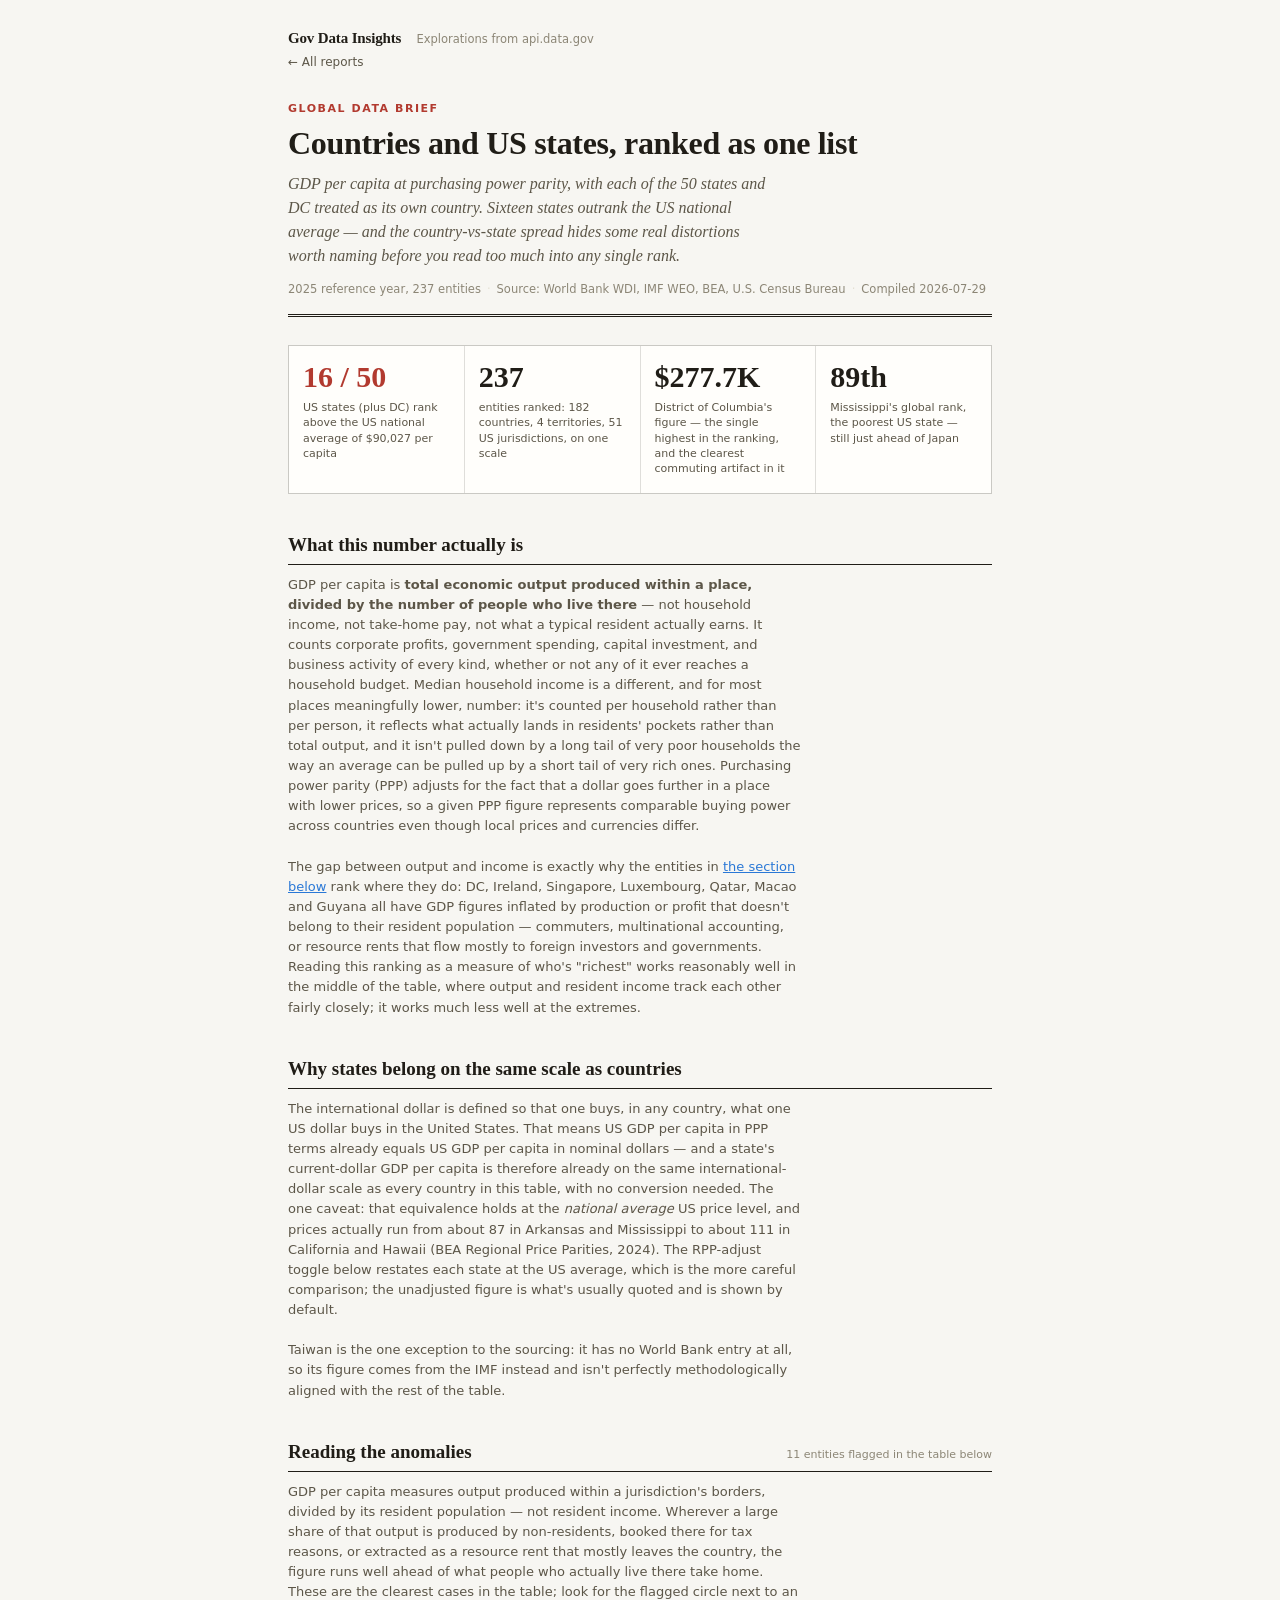
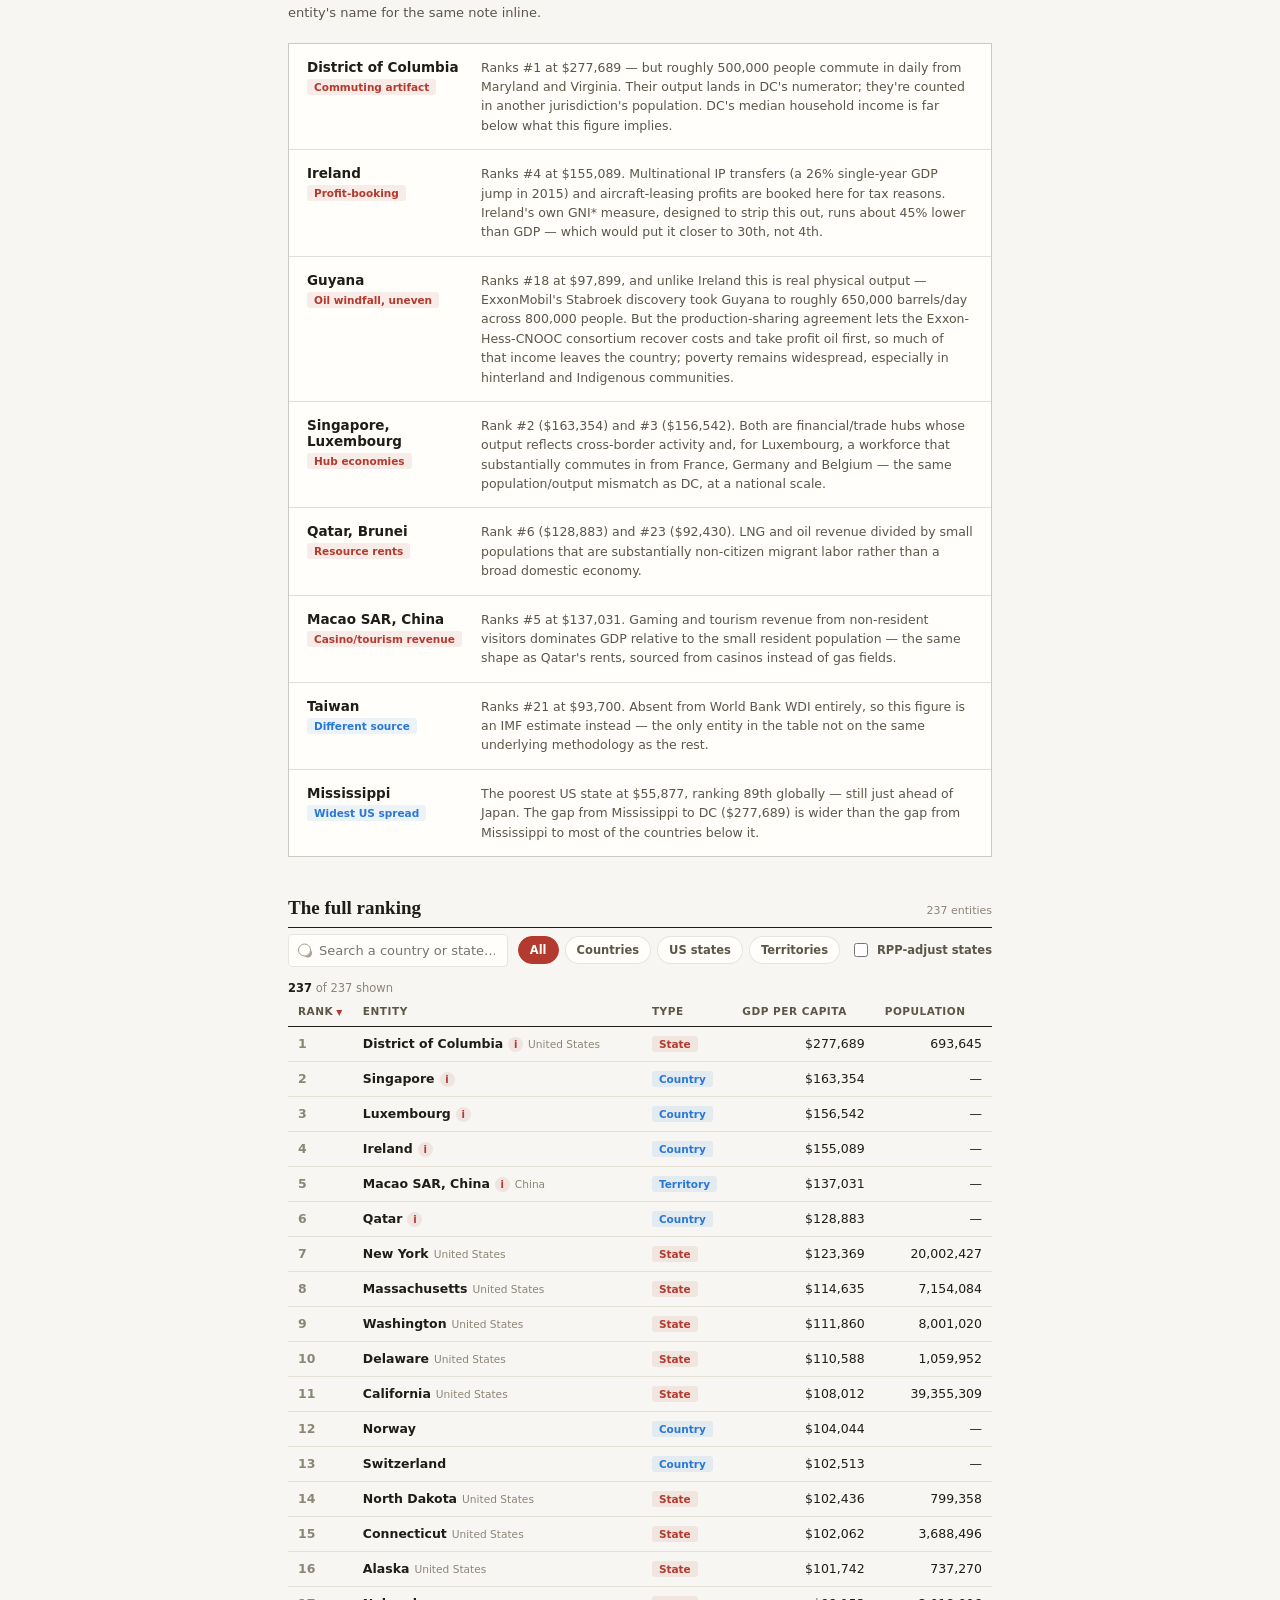
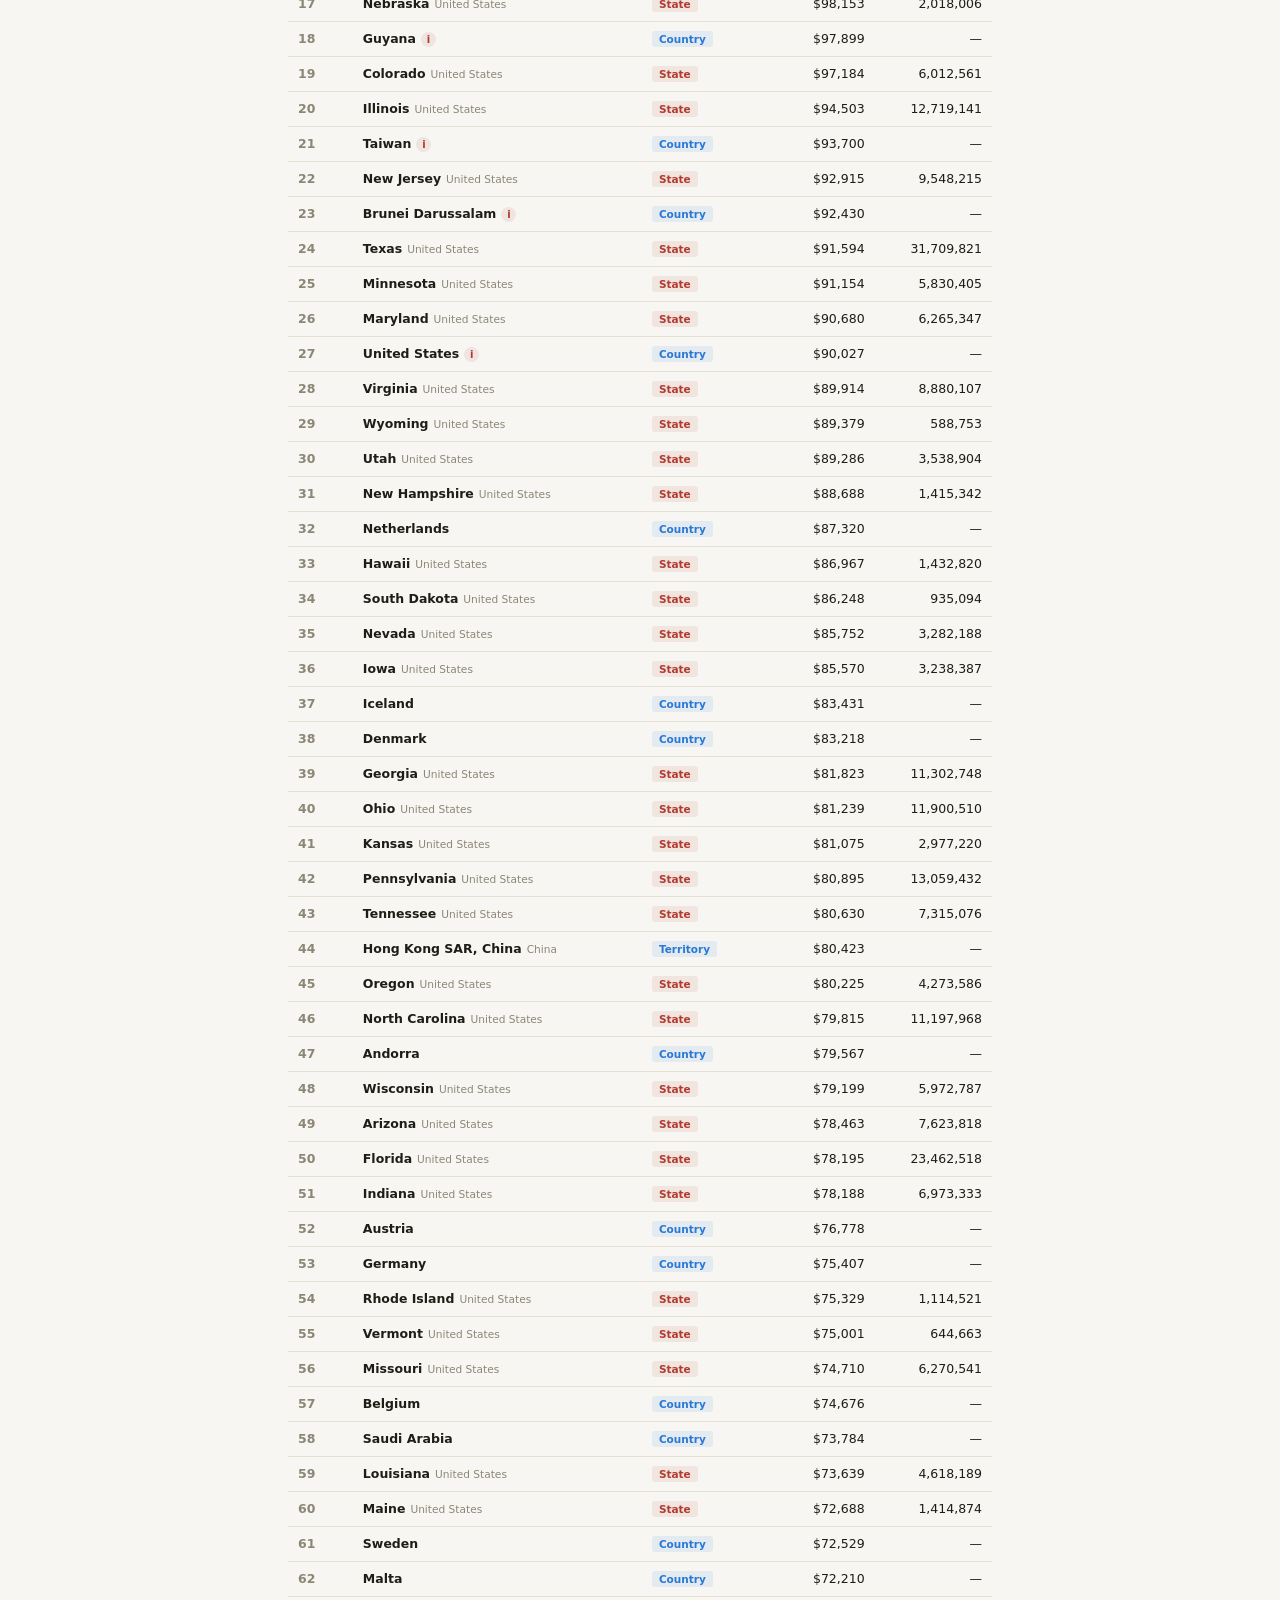
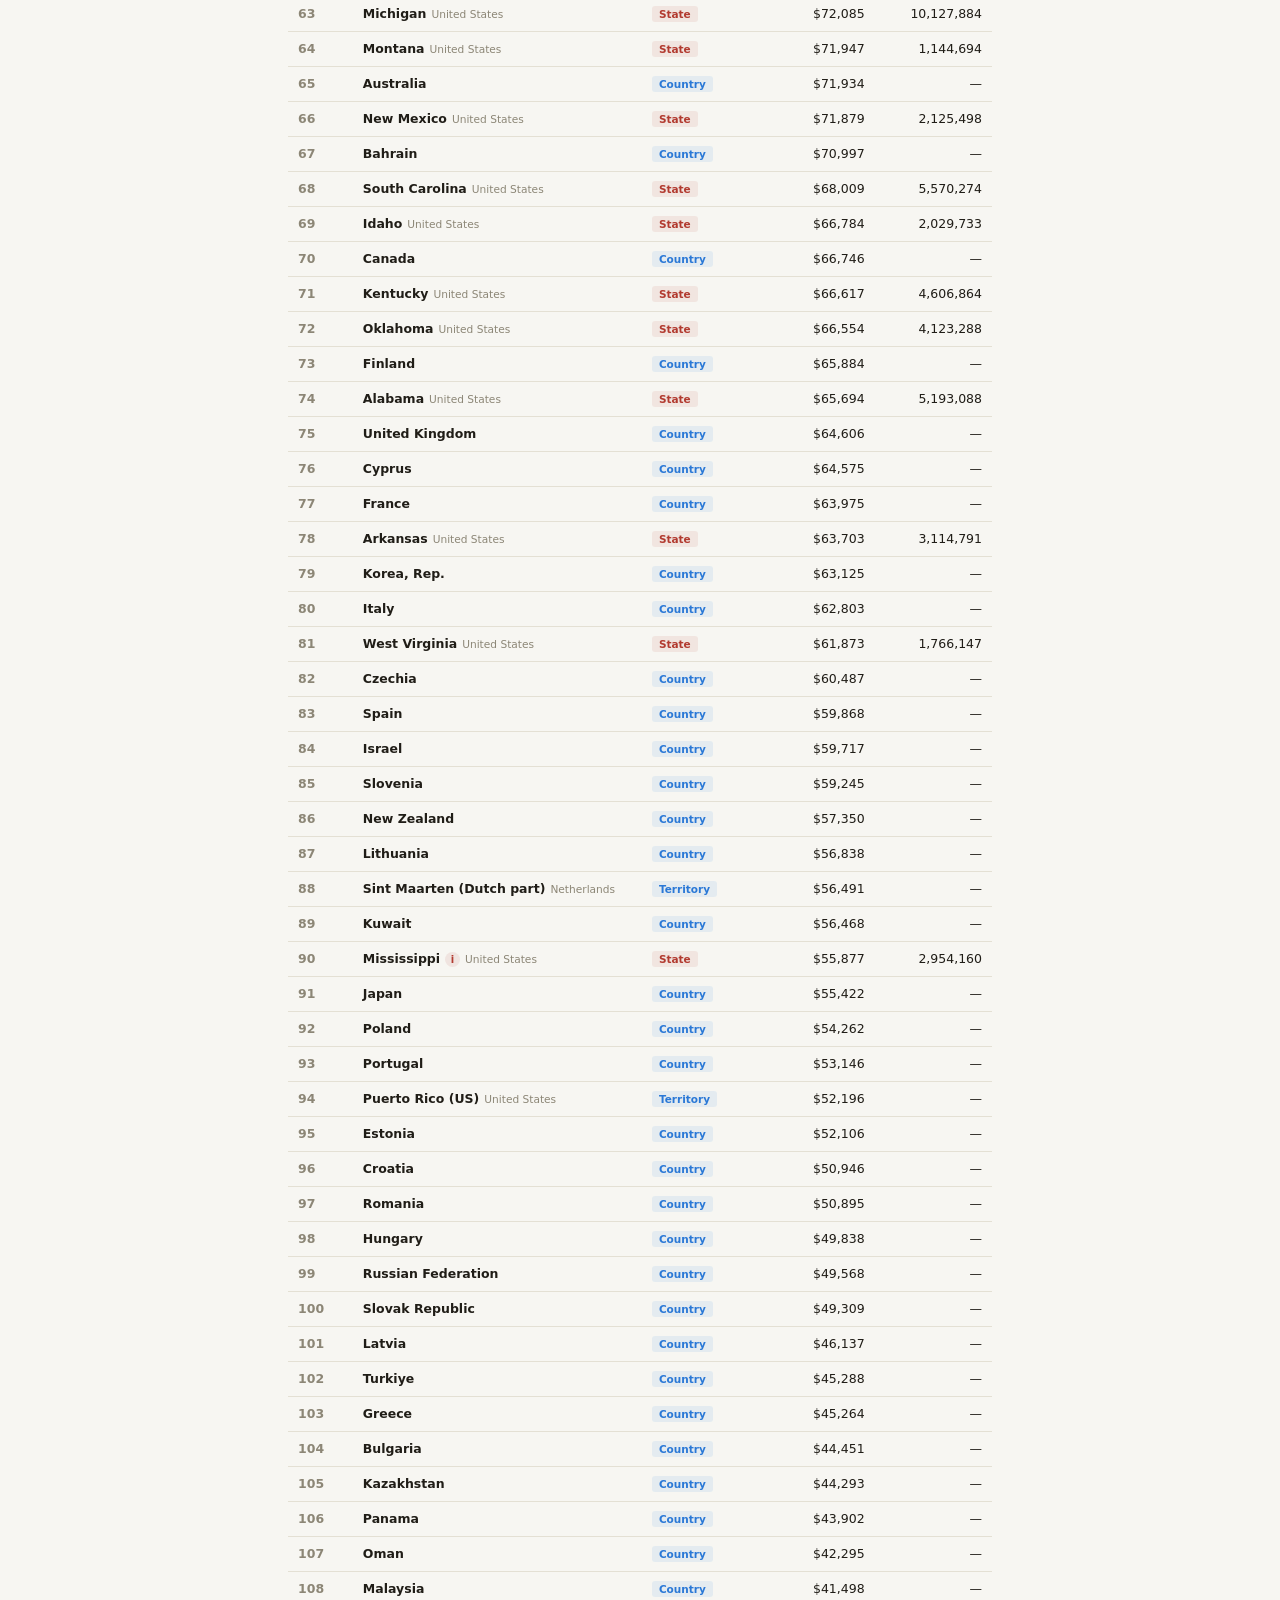
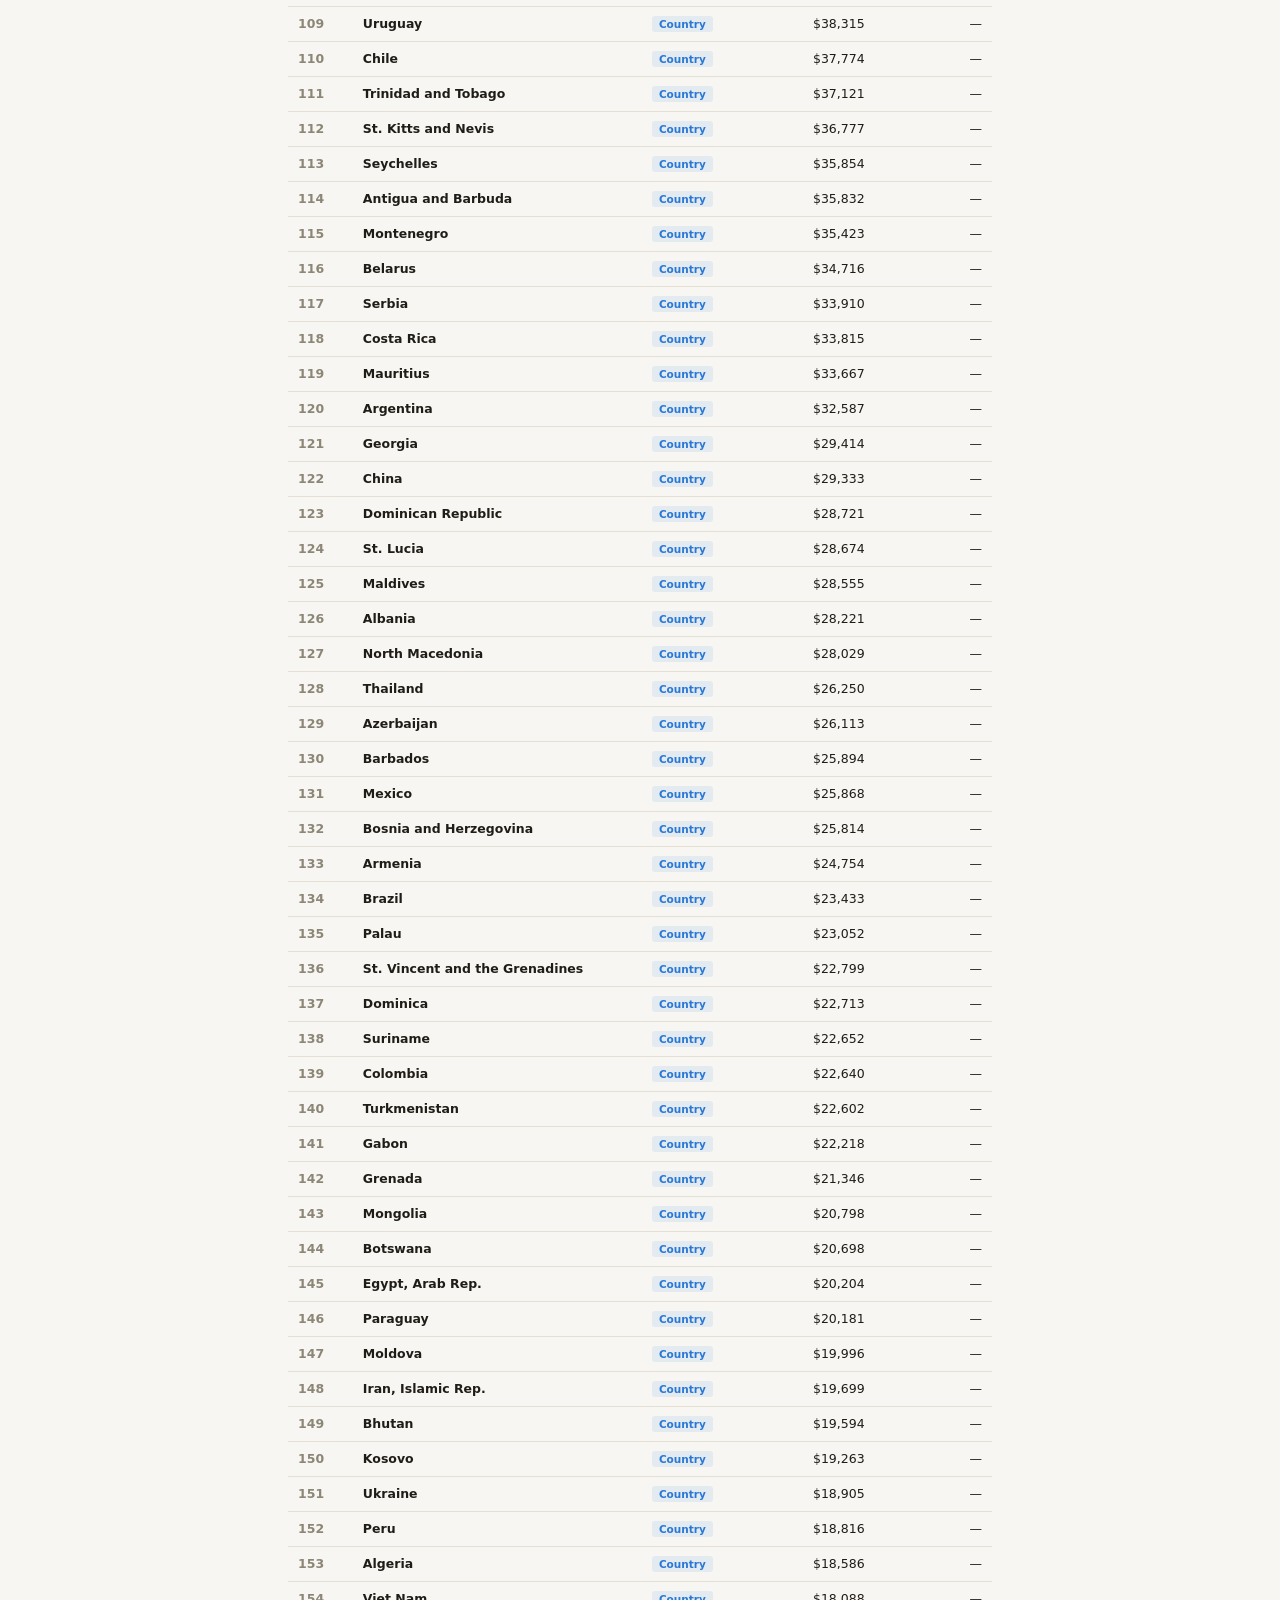
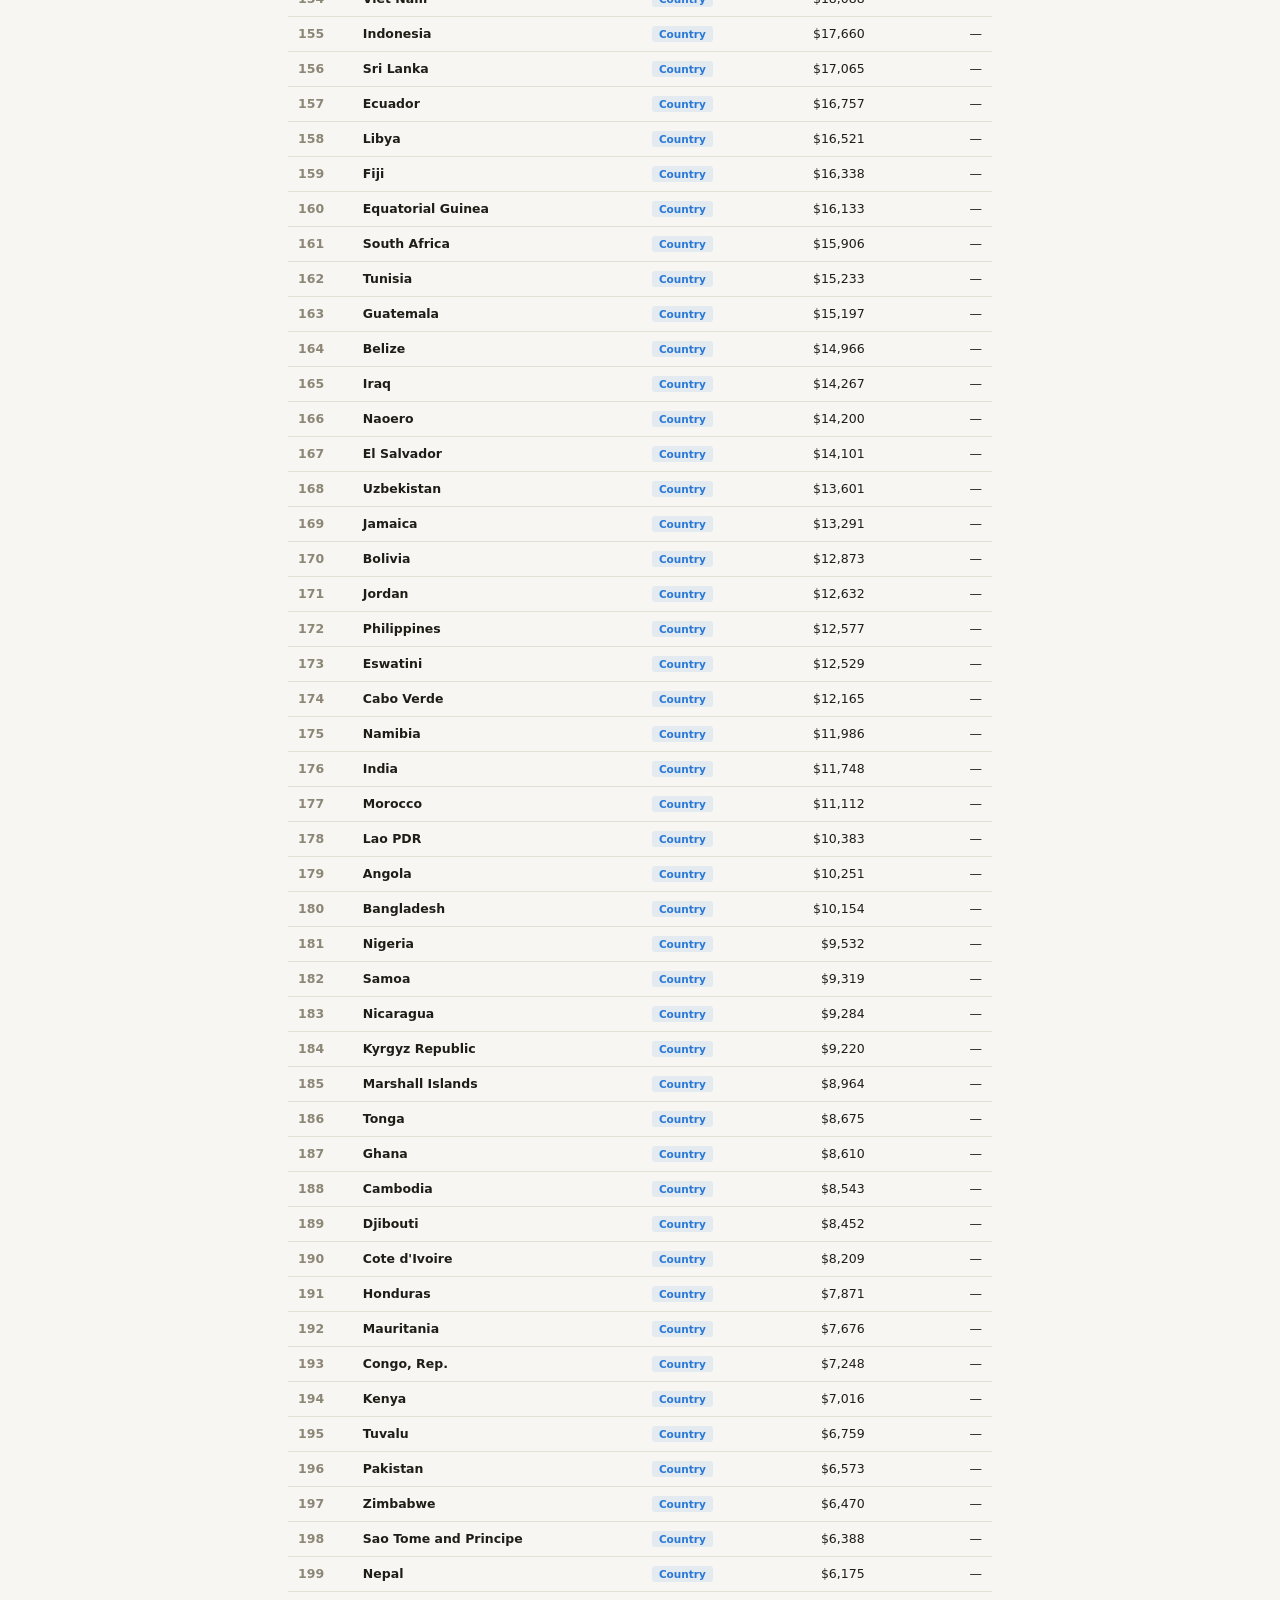
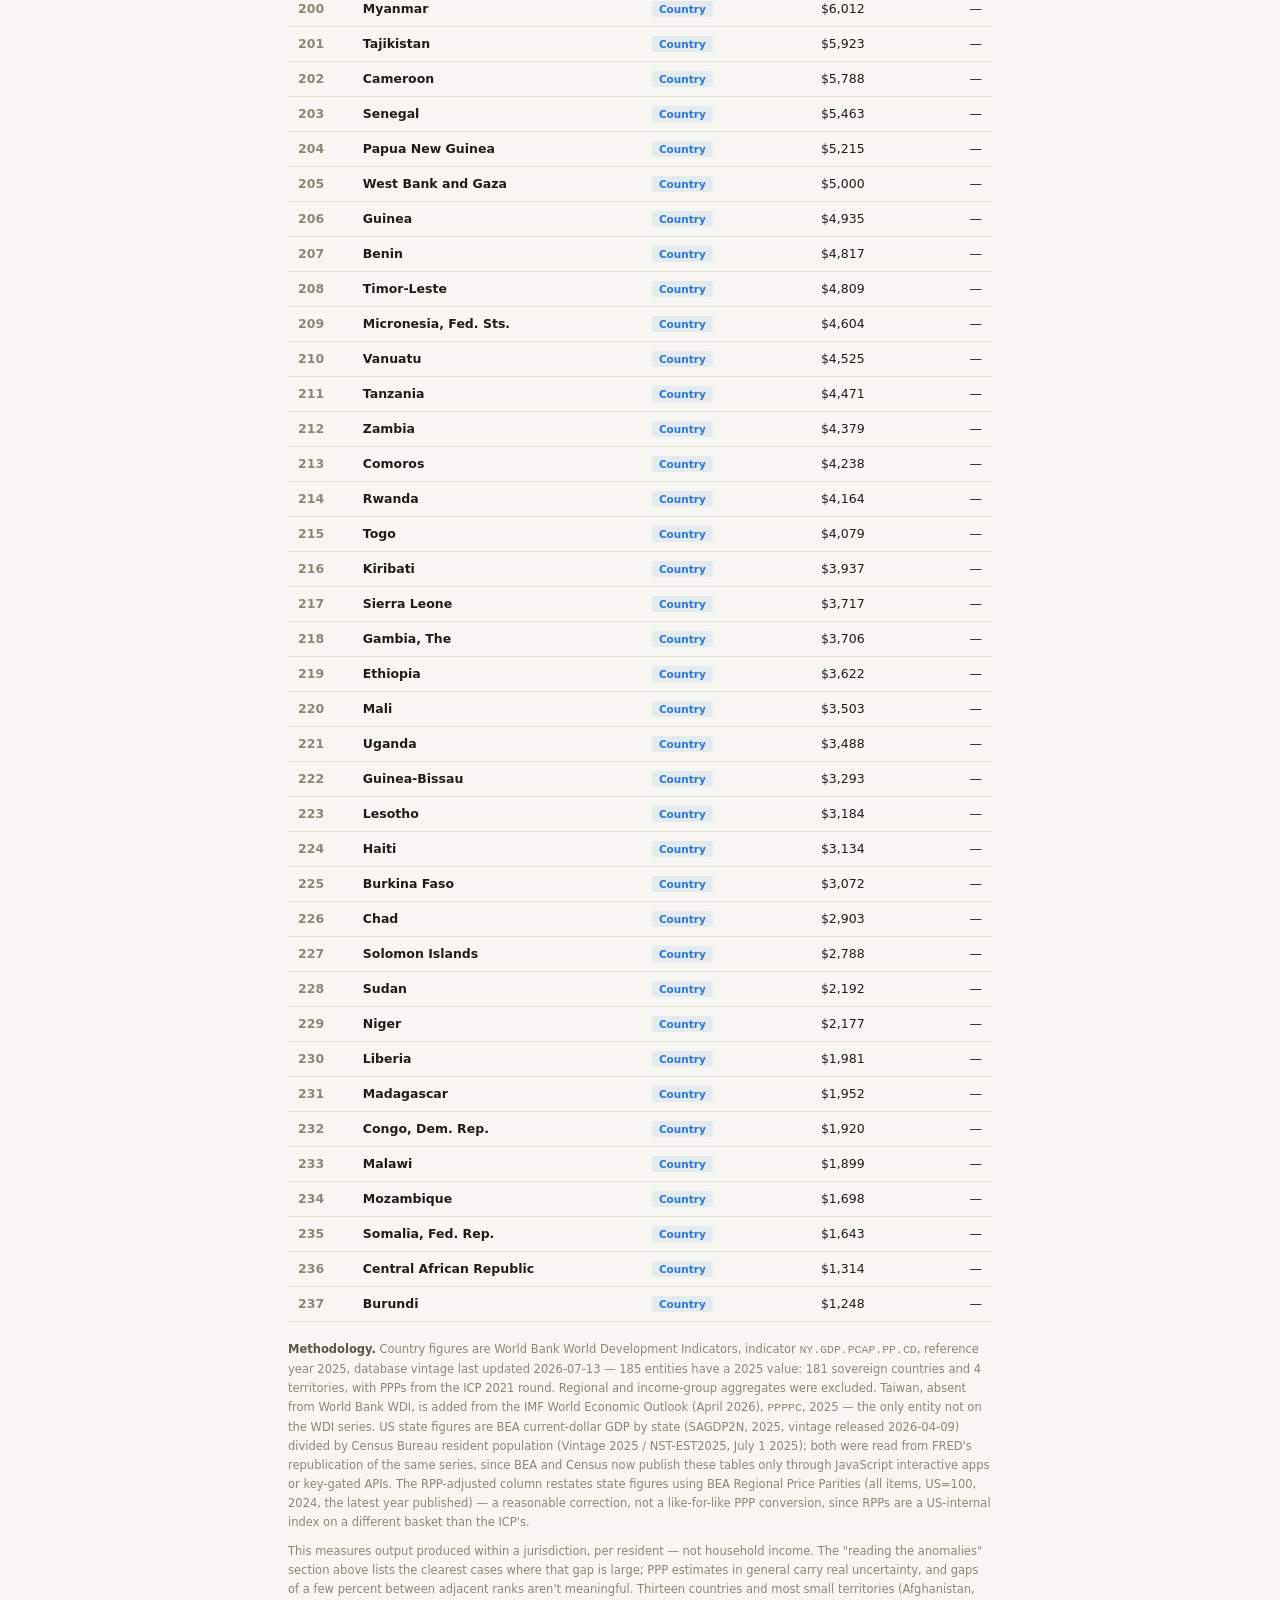
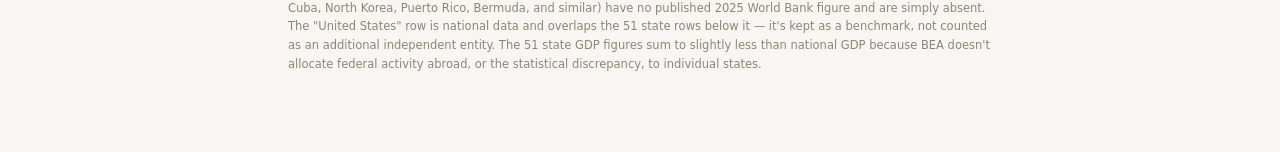
<file: docs/reports/global-per-capita-income.html>
<!doctype html>
<html lang="en">
<head>
<meta charset="utf-8">
<meta name="viewport" content="width=device-width, initial-scale=1">
<title>Countries and US states, ranked as one list — Gov Data Insights</title>
<link rel="stylesheet" href="../assets/report.css?v=2fa65a5edb">
<!-- Google tag (gtag.js) -->
<script async src="https://www.googletagmanager.com/gtag/js?id=G-945HMWM05B"></script>
<script>
  window.dataLayer = window.dataLayer || [];
  function gtag(){dataLayer.push(arguments);}
  gtag('js', new Date());

  gtag('config', 'G-945HMWM05B');
</script>
<style>
  /* ---------- Report-specific: sortable/filterable entity table ---------- */
  .pc-controls {
    display: flex; align-items: center; gap: 10px; flex-wrap: wrap;
    margin: 0 0 14px;
  }
  .pc-search { flex: 1 1 200px; position: relative; }
  .pc-search input {
    width: 100%; font: inherit; font-size: 13px;
    padding: 8px 12px 8px 30px;
    border: 1px solid var(--border);
    border-radius: 5px;
    background: var(--surface-1);
    color: var(--text-primary);
  }
  .pc-search input:focus-visible { outline: 2px solid var(--series-b); outline-offset: 1px; }
  .pc-search::before {
    content: "";
    position: absolute; left: 10px; top: 50%; width: 11px; height: 11px;
    transform: translateY(-50%);
    border: 1.5px solid var(--text-muted); border-radius: 50%;
    box-shadow: 3px 3px 0 -2px var(--text-muted);
    opacity: 0.8;
  }
  .pc-pills { display: flex; gap: 6px; flex-wrap: wrap; }
  .pc-pill {
    font: inherit; font-size: 11.5px; font-weight: 600;
    padding: 6px 11px;
    border: 1px solid var(--border);
    border-radius: 999px;
    background: var(--surface-1);
    color: var(--text-secondary);
    cursor: pointer;
  }
  .pc-pill[aria-pressed="true"] {
    background: var(--accent); border-color: var(--accent); color: var(--surface-1);
  }
  .pc-pill:focus-visible { outline: 2px solid var(--series-b); outline-offset: 2px; }
  .pc-toggle {
    display: flex; align-items: center; gap: 6px;
    font-size: 11.5px; color: var(--text-secondary); font-weight: 600;
    cursor: pointer; user-select: none; margin-left: auto;
  }
  .pc-toggle input { accent-color: var(--accent); width: 14px; height: 14px; cursor: pointer; }
  .pc-count { font-size: 11.5px; color: var(--text-muted); margin: 0 0 10px; }
  .pc-count strong { color: var(--text-primary); }

  #pc-table thead th { cursor: pointer; white-space: nowrap; }
  #pc-table thead th:hover { color: var(--text-primary); }
  #pc-table thead th .arrow { opacity: 0; margin-left: 3px; font-size: 0.75em; }
  #pc-table thead th[data-active="true"] .arrow { opacity: 1; color: var(--accent); }
  #pc-table td.rank { color: var(--text-muted); font-weight: 600; width: 1%; }
  #pc-table td.name { font-weight: 600; }
  #pc-table td.name .parent { font-weight: 400; color: var(--text-muted); font-size: 0.85em; margin-left: 5px; }
  #pc-table td.num .sec { display: block; font-weight: 400; color: var(--text-muted); font-size: 0.78em; }
  #pc-table .note-flag {
    display: inline-block; margin-left: 5px; width: 15px; height: 15px; line-height: 15px;
    text-align: center; border-radius: 50%; font-size: 10px; font-weight: 700;
    background: var(--tag-a-bg); color: var(--accent); cursor: help;
  }
  .pc-empty { padding: 30px 10px; text-align: center; color: var(--text-muted); font-size: 13px; }

  .anomaly-grid { display: flex; flex-direction: column; gap: 1px; background: var(--border); border: 1px solid var(--border); margin-top: 4px; }
  .anomaly-row { background: var(--surface-1); padding: 14px 18px; display: grid; grid-template-columns: 160px 1fr; gap: 14px; align-items: baseline; }
  @media (max-width: 620px) { .anomaly-row { grid-template-columns: 1fr; gap: 4px; } }
  .anomaly-name { font-weight: 700; font-size: 13.5px; }
  .anomaly-name .tag { display: block; margin-top: 4px; width: fit-content; }
  .anomaly-text { font-size: 12.5px; line-height: 1.55; color: var(--text-secondary); }
</style>
</head>
<body>

<header class="site-header">
  <a class="site-name" href="../index.html">Gov Data Insights</a>
  <span class="site-tagline">Explorations from api.data.gov</span>
  <nav><a href="../index.html">&larr; All reports</a></nav>
</header>

<div class="report">
  <div class="masthead">
    <p class="kicker">Global Data Brief</p>
    <h1>Countries and US states, ranked as one list</h1>
    <p class="dek">GDP per capita at purchasing power parity, with each of the 50 states and DC treated as its own country. Sixteen states outrank the US national average &mdash; and the country-vs-state spread hides some real distortions worth naming before you read too much into any single rank.</p>
    <div class="byline">
      <span>2025 reference year, 237 entities</span><span class="sep">·</span>
      <span>Source: World Bank WDI, IMF WEO, BEA, U.S. Census Bureau</span><span class="sep">·</span>
      <span>Compiled 2026-07-29</span>
    </div>
  </div>

  <div class="stat-strip">
    <div class="stat">
      <div class="stat-value flag">16 / 50</div>
      <div class="stat-label">US states (plus DC) rank above the US national average of $90,027 per capita</div>
    </div>
    <div class="stat">
      <div class="stat-value">237</div>
      <div class="stat-label">entities ranked: 182 countries, 4 territories, 51 US jurisdictions, on one scale</div>
    </div>
    <div class="stat">
      <div class="stat-value">$277.7K</div>
      <div class="stat-label">District of Columbia's figure &mdash; the single highest in the ranking, and the clearest commuting artifact in it</div>
    </div>
    <div class="stat">
      <div class="stat-value">89th</div>
      <div class="stat-label">Mississippi's global rank, the poorest US state &mdash; still just ahead of Japan</div>
    </div>
  </div>

  <section>
    <div class="section-head">
      <h2>What this number actually is</h2>
    </div>
    <p class="section-desc">GDP per capita is <strong>total economic output produced within a place, divided by the number of people who live there</strong> &mdash; not household income, not take-home pay, not what a typical resident actually earns. It counts corporate profits, government spending, capital investment, and business activity of every kind, whether or not any of it ever reaches a household budget. Median household income is a different, and for most places meaningfully lower, number: it's counted per household rather than per person, it reflects what actually lands in residents' pockets rather than total output, and it isn't pulled down by a long tail of very poor households the way an average can be pulled up by a short tail of very rich ones. Purchasing power parity (PPP) adjusts for the fact that a dollar goes further in a place with lower prices, so a given PPP figure represents comparable buying power across countries even though local prices and currencies differ.</p>
    <p class="section-desc">The gap between output and income is exactly why the entities in <a href="#anomalies">the section below</a> rank where they do: DC, Ireland, Singapore, Luxembourg, Qatar, Macao and Guyana all have GDP figures inflated by production or profit that doesn't belong to their resident population &mdash; commuters, multinational accounting, or resource rents that flow mostly to foreign investors and governments. Reading this ranking as a measure of who's "richest" works reasonably well in the middle of the table, where output and resident income track each other fairly closely; it works much less well at the extremes.</p>
  </section>

  <section>
    <div class="section-head">
      <h2>Why states belong on the same scale as countries</h2>
    </div>
    <p class="section-desc">The international dollar is defined so that one buys, in any country, what one US dollar buys in the United States. That means US GDP per capita in PPP terms already equals US GDP per capita in nominal dollars &mdash; and a state's current-dollar GDP per capita is therefore already on the same international-dollar scale as every country in this table, with no conversion needed. The one caveat: that equivalence holds at the <em>national average</em> US price level, and prices actually run from about 87 in Arkansas and Mississippi to about 111 in California and Hawaii (BEA Regional Price Parities, 2024). The RPP-adjust toggle below restates each state at the US average, which is the more careful comparison; the unadjusted figure is what's usually quoted and is shown by default.</p>
    <p class="section-desc">Taiwan is the one exception to the sourcing: it has no World Bank entry at all, so its figure comes from the IMF instead and isn't perfectly methodologically aligned with the rest of the table.</p>
  </section>

  <section id="anomalies">
    <div class="section-head">
      <h2>Reading the anomalies</h2>
      <span class="section-note">11 entities flagged in the table below</span>
    </div>
    <p class="section-desc">GDP per capita measures output produced within a jurisdiction's borders, divided by its resident population &mdash; not resident income. Wherever a large share of that output is produced by non-residents, booked there for tax reasons, or extracted as a resource rent that mostly leaves the country, the figure runs well ahead of what people who actually live there take home. These are the clearest cases in the table; look for the flagged circle next to an entity's name for the same note inline.</p>
    <div class="anomaly-grid">
      <div class="anomaly-row">
        <div class="anomaly-name">District of Columbia<span class="tag a">Commuting artifact</span></div>
        <div class="anomaly-text">Ranks #1 at $277,689 &mdash; but roughly 500,000 people commute in daily from Maryland and Virginia. Their output lands in DC's numerator; they're counted in another jurisdiction's population. DC's median household income is far below what this figure implies.</div>
      </div>
      <div class="anomaly-row">
        <div class="anomaly-name">Ireland<span class="tag a">Profit-booking</span></div>
        <div class="anomaly-text">Ranks #4 at $155,089. Multinational IP transfers (a 26% single-year GDP jump in 2015) and aircraft-leasing profits are booked here for tax reasons. Ireland's own GNI* measure, designed to strip this out, runs about 45% lower than GDP &mdash; which would put it closer to 30th, not 4th.</div>
      </div>
      <div class="anomaly-row">
        <div class="anomaly-name">Guyana<span class="tag a">Oil windfall, uneven</span></div>
        <div class="anomaly-text">Ranks #18 at $97,899, and unlike Ireland this is real physical output &mdash; ExxonMobil's Stabroek discovery took Guyana to roughly 650,000 barrels/day across 800,000 people. But the production-sharing agreement lets the Exxon-Hess-CNOOC consortium recover costs and take profit oil first, so much of that income leaves the country; poverty remains widespread, especially in hinterland and Indigenous communities.</div>
      </div>
      <div class="anomaly-row">
        <div class="anomaly-name">Singapore, Luxembourg<span class="tag a">Hub economies</span></div>
        <div class="anomaly-text">Rank #2 ($163,354) and #3 ($156,542). Both are financial/trade hubs whose output reflects cross-border activity and, for Luxembourg, a workforce that substantially commutes in from France, Germany and Belgium &mdash; the same population/output mismatch as DC, at a national scale.</div>
      </div>
      <div class="anomaly-row">
        <div class="anomaly-name">Qatar, Brunei<span class="tag a">Resource rents</span></div>
        <div class="anomaly-text">Rank #6 ($128,883) and #23 ($92,430). LNG and oil revenue divided by small populations that are substantially non-citizen migrant labor rather than a broad domestic economy.</div>
      </div>
      <div class="anomaly-row">
        <div class="anomaly-name">Macao SAR, China<span class="tag a">Casino/tourism revenue</span></div>
        <div class="anomaly-text">Ranks #5 at $137,031. Gaming and tourism revenue from non-resident visitors dominates GDP relative to the small resident population &mdash; the same shape as Qatar's rents, sourced from casinos instead of gas fields.</div>
      </div>
      <div class="anomaly-row">
        <div class="anomaly-name">Taiwan<span class="tag b">Different source</span></div>
        <div class="anomaly-text">Ranks #21 at $93,700. Absent from World Bank WDI entirely, so this figure is an IMF estimate instead &mdash; the only entity in the table not on the same underlying methodology as the rest.</div>
      </div>
      <div class="anomaly-row">
        <div class="anomaly-name">Mississippi<span class="tag b">Widest US spread</span></div>
        <div class="anomaly-text">The poorest US state at $55,877, ranking 89th globally &mdash; still just ahead of Japan. The gap from Mississippi to DC ($277,689) is wider than the gap from Mississippi to most of the countries below it.</div>
      </div>
    </div>
  </section>

  <section>
    <div class="section-head">
      <h2>The full ranking</h2>
      <span class="section-note" id="pc-shown-note">237 entities</span>
    </div>
    <div class="pc-controls">
      <div class="pc-search">
        <input type="text" id="pc-q" placeholder="Search a country or state&hellip;" autocomplete="off">
      </div>
      <div class="pc-pills" id="pc-pills" role="group" aria-label="Filter by type">
        <button class="pc-pill" data-filter="all" aria-pressed="true">All</button>
        <button class="pc-pill" data-filter="country" aria-pressed="false">Countries</button>
        <button class="pc-pill" data-filter="state" aria-pressed="false">US states</button>
        <button class="pc-pill" data-filter="territory" aria-pressed="false">Territories</button>
      </div>
      <label class="pc-toggle" for="pc-rpp">
        <input type="checkbox" id="pc-rpp">
        RPP-adjust states
      </label>
    </div>
    <p class="pc-count"><strong id="pc-count-val">237</strong> of 237 shown</p>
    <div class="chart-scroll">
      <table id="pc-table">
        <thead>
          <tr>
            <th data-key="rank" data-active="true" style="width:1%">Rank<span class="arrow">&#9660;</span></th>
            <th data-key="name">Entity<span class="arrow">&#9660;</span></th>
            <th data-key="type">Type<span class="arrow">&#9660;</span></th>
            <th data-key="gdp" class="num">GDP per capita<span class="arrow">&#9660;</span></th>
            <th data-key="pop" class="num">Population<span class="arrow">&#9660;</span></th>
          </tr>
        </thead>
        <tbody id="pc-rows"></tbody>
      </table>
      <div class="pc-empty" id="pc-empty" hidden>No entity matches &ldquo;<span id="pc-empty-q"></span>&rdquo;.</div>
    </div>
  </section>

  <div class="methodology">
    <p><strong style="color:var(--text-secondary)">Methodology.</strong> Country figures are World Bank World Development Indicators, indicator <code>NY.GDP.PCAP.PP.CD</code>, reference year 2025, database vintage last updated 2026-07-13 &mdash; 185 entities have a 2025 value: 181 sovereign countries and 4 territories, with PPPs from the ICP 2021 round. Regional and income-group aggregates were excluded. Taiwan, absent from World Bank WDI, is added from the IMF World Economic Outlook (April 2026), <code>PPPPC</code>, 2025 &mdash; the only entity not on the WDI series. US state figures are BEA current-dollar GDP by state (SAGDP2N, 2025, vintage released 2026-04-09) divided by Census Bureau resident population (Vintage 2025 / NST-EST2025, July 1 2025); both were read from FRED's republication of the same series, since BEA and Census now publish these tables only through JavaScript interactive apps or key-gated APIs. The RPP-adjusted column restates state figures using BEA Regional Price Parities (all items, US=100, 2024, the latest year published) &mdash; a reasonable correction, not a like-for-like PPP conversion, since RPPs are a US-internal index on a different basket than the ICP's.</p>
    <p>This measures output produced within a jurisdiction, per resident &mdash; not household income. The "reading the anomalies" section above lists the clearest cases where that gap is large; PPP estimates in general carry real uncertainty, and gaps of a few percent between adjacent ranks aren't meaningful. Thirteen countries and most small territories (Afghanistan, Cuba, North Korea, Puerto Rico, Bermuda, and similar) have no published 2025 World Bank figure and are simply absent. The "United States" row is national data and overlaps the 51 state rows below it &mdash; it's kept as a benchmark, not counted as an additional independent entity. The 51 state GDP figures sum to slightly less than national GDP because BEA doesn't allocate federal activity abroad, or the statistical discrepancy, to individual states.</p>
  </div>
</div>

<script>
const PC_DATA = [{"rank":1,"name":"District of Columbia","type":"state","parent":"United States","gdp":277689.0,"gdpAdj":252672.0,"pop":693645.0,"noteTag":"Commuting artifact","noteText":"About 500,000 people commute in from Maryland/Virginia \u2014 their output counts here, their persons don't."},{"rank":2,"name":"Singapore","type":"country","parent":null,"gdp":163354.0,"gdpAdj":null,"pop":null,"noteTag":"Financial/trade hub","noteText":"A regional financial and trade hub with output well above what's typical for its resident population size."},{"rank":3,"name":"Luxembourg","type":"country","parent":null,"gdp":156542.0,"gdpAdj":null,"pop":null,"noteTag":"Cross-border workers","noteText":"A financial-sector economy where a large share of the workforce commutes in from France, Germany and Belgium and isn't in the population count."},{"rank":4,"name":"Ireland","type":"country","parent":null,"gdp":155089.0,"gdpAdj":null,"pop":null,"noteTag":"Profit-booking","noteText":"Multinational IP and aircraft-leasing profits booked here inflate GDP well past resident incomes; Ireland's own GNI* measure runs roughly 45% lower."},{"rank":5,"name":"Macao SAR, China","type":"territory","parent":"China","gdp":137031.0,"gdpAdj":null,"pop":null,"noteTag":"Casino/tourism revenue","noteText":"Gaming and tourism revenue from non-resident visitors dominates GDP relative to the small resident population."},{"rank":6,"name":"Qatar","type":"country","parent":null,"gdp":128883.0,"gdpAdj":null,"pop":null,"noteTag":"Resource rents","noteText":"LNG export revenue divided by a population that's mostly non-citizen migrant labor, not a broad domestic economy."},{"rank":7,"name":"New York","type":"state","parent":"United States","gdp":123369.0,"gdpAdj":114314.0,"pop":20002427.0},{"rank":8,"name":"Massachusetts","type":"state","parent":"United States","gdp":114635.0,"gdpAdj":108395.0,"pop":7154084.0},{"rank":9,"name":"Washington","type":"state","parent":"United States","gdp":111860.0,"gdpAdj":104529.0,"pop":8001020.0},{"rank":10,"name":"Delaware","type":"state","parent":"United States","gdp":110588.0,"gdpAdj":110801.0,"pop":1059952.0},{"rank":11,"name":"California","type":"state","parent":"United States","gdp":108012.0,"gdpAdj":97554.0,"pop":39355309.0},{"rank":12,"name":"Norway","type":"country","parent":null,"gdp":104044.0,"gdpAdj":null,"pop":null},{"rank":13,"name":"Switzerland","type":"country","parent":null,"gdp":102513.0,"gdpAdj":null,"pop":null},{"rank":14,"name":"North Dakota","type":"state","parent":"United States","gdp":102436.0,"gdpAdj":115150.0,"pop":799358.0},{"rank":15,"name":"Connecticut","type":"state","parent":"United States","gdp":102062.0,"gdpAdj":98506.0,"pop":3688496.0},{"rank":16,"name":"Alaska","type":"state","parent":"United States","gdp":101742.0,"gdpAdj":99397.0,"pop":737270.0},{"rank":17,"name":"Nebraska","type":"state","parent":"United States","gdp":98153.0,"gdpAdj":108934.0,"pop":2018006.0},{"rank":18,"name":"Guyana","type":"country","parent":null,"gdp":97899.0,"gdpAdj":null,"pop":null,"noteTag":"Oil windfall, uneven","noteText":"ExxonMobil's Stabroek discovery (2019) drove real output, but the production-sharing deal means much of the income leaves the country before reaching residents; poverty remains widespread."},{"rank":19,"name":"Colorado","type":"state","parent":"United States","gdp":97184.0,"gdpAdj":94306.0,"pop":6012561.0},{"rank":20,"name":"Illinois","type":"state","parent":"United States","gdp":94503.0,"gdpAdj":94543.0,"pop":12719141.0},{"rank":21,"name":"Taiwan","type":"country","parent":null,"gdp":93700.0,"gdpAdj":null,"pop":null,"noteTag":"Different source","noteText":"Not covered by World Bank WDI; this figure is an IMF estimate, not directly the same methodology as the rest of the table."},{"rank":22,"name":"New Jersey","type":"state","parent":"United States","gdp":92915.0,"gdpAdj":85396.0,"pop":9548215.0},{"rank":23,"name":"Brunei Darussalam","type":"country","parent":null,"gdp":92430.0,"gdpAdj":null,"pop":null,"noteTag":"Resource rents","noteText":"Oil and gas revenue divided by a small population \u2014 similar dynamic to Qatar, on a smaller scale."},{"rank":24,"name":"Texas","type":"state","parent":"United States","gdp":91594.0,"gdpAdj":94371.0,"pop":31709821.0},{"rank":25,"name":"Minnesota","type":"state","parent":"United States","gdp":91154.0,"gdpAdj":92429.0,"pop":5830405.0},{"rank":26,"name":"Maryland","type":"state","parent":"United States","gdp":90680.0,"gdpAdj":86396.0,"pop":6265347.0},{"rank":27,"name":"United States","type":"country","parent":null,"gdp":90027.0,"gdpAdj":null,"pop":null,"noteTag":"National benchmark","noteText":"Overlaps the 51 state rows below/above it in the ranking \u2014 kept as a reference point, not an additional independent entity."},{"rank":28,"name":"Virginia","type":"state","parent":"United States","gdp":89914.0,"gdpAdj":88932.0,"pop":8880107.0},{"rank":29,"name":"Wyoming","type":"state","parent":"United States","gdp":89379.0,"gdpAdj":96427.0,"pop":588753.0},{"rank":30,"name":"Utah","type":"state","parent":"United States","gdp":89286.0,"gdpAdj":90312.0,"pop":3538904.0},{"rank":31,"name":"New Hampshire","type":"state","parent":"United States","gdp":88688.0,"gdpAdj":85142.0,"pop":1415342.0},{"rank":32,"name":"Netherlands","type":"country","parent":null,"gdp":87320.0,"gdpAdj":null,"pop":null},{"rank":33,"name":"Hawaii","type":"state","parent":"United States","gdp":86967.0,"gdpAdj":79096.0,"pop":1432820.0},{"rank":34,"name":"South Dakota","type":"state","parent":"United States","gdp":86248.0,"gdpAdj":97361.0,"pop":935094.0},{"rank":35,"name":"Nevada","type":"state","parent":"United States","gdp":85752.0,"gdpAdj":85770.0,"pop":3282188.0},{"rank":36,"name":"Iowa","type":"state","parent":"United States","gdp":85570.0,"gdpAdj":97502.0,"pop":3238387.0},{"rank":37,"name":"Iceland","type":"country","parent":null,"gdp":83431.0,"gdpAdj":null,"pop":null},{"rank":38,"name":"Denmark","type":"country","parent":null,"gdp":83218.0,"gdpAdj":null,"pop":null},{"rank":39,"name":"Georgia","type":"state","parent":"United States","gdp":81823.0,"gdpAdj":84973.0,"pop":11302748.0},{"rank":40,"name":"Ohio","type":"state","parent":"United States","gdp":81239.0,"gdpAdj":87567.0,"pop":11900510.0},{"rank":41,"name":"Kansas","type":"state","parent":"United States","gdp":81075.0,"gdpAdj":90015.0,"pop":2977220.0},{"rank":42,"name":"Pennsylvania","type":"state","parent":"United States","gdp":80895.0,"gdpAdj":82908.0,"pop":13059432.0},{"rank":43,"name":"Tennessee","type":"state","parent":"United States","gdp":80630.0,"gdpAdj":87765.0,"pop":7315076.0},{"rank":44,"name":"Hong Kong SAR, China","type":"territory","parent":"China","gdp":80423.0,"gdpAdj":null,"pop":null},{"rank":45,"name":"Oregon","type":"state","parent":"United States","gdp":80225.0,"gdpAdj":77616.0,"pop":4273586.0},{"rank":46,"name":"North Carolina","type":"state","parent":"United States","gdp":79815.0,"gdpAdj":84616.0,"pop":11197968.0},{"rank":47,"name":"Andorra","type":"country","parent":null,"gdp":79567.0,"gdpAdj":null,"pop":null},{"rank":48,"name":"Wisconsin","type":"state","parent":"United States","gdp":79199.0,"gdpAdj":84169.0,"pop":5972787.0},{"rank":49,"name":"Arizona","type":"state","parent":"United States","gdp":78463.0,"gdpAdj":77935.0,"pop":7623818.0},{"rank":50,"name":"Florida","type":"state","parent":"United States","gdp":78195.0,"gdpAdj":75614.0,"pop":23462518.0},{"rank":51,"name":"Indiana","type":"state","parent":"United States","gdp":78188.0,"gdpAdj":83777.0,"pop":6973333.0},{"rank":52,"name":"Austria","type":"country","parent":null,"gdp":76778.0,"gdpAdj":null,"pop":null},{"rank":53,"name":"Germany","type":"country","parent":null,"gdp":75407.0,"gdpAdj":null,"pop":null},{"rank":54,"name":"Rhode Island","type":"state","parent":"United States","gdp":75329.0,"gdpAdj":73650.0,"pop":1114521.0},{"rank":55,"name":"Vermont","type":"state","parent":"United States","gdp":75001.0,"gdpAdj":76564.0,"pop":644663.0},{"rank":56,"name":"Missouri","type":"state","parent":"United States","gdp":74710.0,"gdpAdj":82264.0,"pop":6270541.0},{"rank":57,"name":"Belgium","type":"country","parent":null,"gdp":74676.0,"gdpAdj":null,"pop":null},{"rank":58,"name":"Saudi Arabia","type":"country","parent":null,"gdp":73784.0,"gdpAdj":null,"pop":null},{"rank":59,"name":"Louisiana","type":"state","parent":"United States","gdp":73639.0,"gdpAdj":83484.0,"pop":4618189.0},{"rank":60,"name":"Maine","type":"state","parent":"United States","gdp":72688.0,"gdpAdj":74897.0,"pop":1414874.0},{"rank":61,"name":"Sweden","type":"country","parent":null,"gdp":72529.0,"gdpAdj":null,"pop":null},{"rank":62,"name":"Malta","type":"country","parent":null,"gdp":72210.0,"gdpAdj":null,"pop":null},{"rank":63,"name":"Michigan","type":"state","parent":"United States","gdp":72085.0,"gdpAdj":74919.0,"pop":10127884.0},{"rank":64,"name":"Montana","type":"state","parent":"United States","gdp":71947.0,"gdpAdj":76018.0,"pop":1144694.0},{"rank":65,"name":"Australia","type":"country","parent":null,"gdp":71934.0,"gdpAdj":null,"pop":null},{"rank":66,"name":"New Mexico","type":"state","parent":"United States","gdp":71879.0,"gdpAdj":77950.0,"pop":2125498.0},{"rank":67,"name":"Bahrain","type":"country","parent":null,"gdp":70997.0,"gdpAdj":null,"pop":null},{"rank":68,"name":"South Carolina","type":"state","parent":"United States","gdp":68009.0,"gdpAdj":72544.0,"pop":5570274.0},{"rank":69,"name":"Idaho","type":"state","parent":"United States","gdp":66784.0,"gdpAdj":69935.0,"pop":2029733.0},{"rank":70,"name":"Canada","type":"country","parent":null,"gdp":66746.0,"gdpAdj":null,"pop":null},{"rank":71,"name":"Kentucky","type":"state","parent":"United States","gdp":66617.0,"gdpAdj":73888.0,"pop":4606864.0},{"rank":72,"name":"Oklahoma","type":"state","parent":"United States","gdp":66554.0,"gdpAdj":75765.0,"pop":4123288.0},{"rank":73,"name":"Finland","type":"country","parent":null,"gdp":65884.0,"gdpAdj":null,"pop":null},{"rank":74,"name":"Alabama","type":"state","parent":"United States","gdp":65694.0,"gdpAdj":73961.0,"pop":5193088.0},{"rank":75,"name":"United Kingdom","type":"country","parent":null,"gdp":64606.0,"gdpAdj":null,"pop":null},{"rank":76,"name":"Cyprus","type":"country","parent":null,"gdp":64575.0,"gdpAdj":null,"pop":null},{"rank":77,"name":"France","type":"country","parent":null,"gdp":63975.0,"gdpAdj":null,"pop":null},{"rank":78,"name":"Arkansas","type":"state","parent":"United States","gdp":63703.0,"gdpAdj":73275.0,"pop":3114791.0},{"rank":79,"name":"Korea, Rep.","type":"country","parent":null,"gdp":63125.0,"gdpAdj":null,"pop":null},{"rank":80,"name":"Italy","type":"country","parent":null,"gdp":62803.0,"gdpAdj":null,"pop":null},{"rank":81,"name":"West Virginia","type":"state","parent":"United States","gdp":61873.0,"gdpAdj":69134.0,"pop":1766147.0},{"rank":82,"name":"Czechia","type":"country","parent":null,"gdp":60487.0,"gdpAdj":null,"pop":null},{"rank":83,"name":"Spain","type":"country","parent":null,"gdp":59868.0,"gdpAdj":null,"pop":null},{"rank":84,"name":"Israel","type":"country","parent":null,"gdp":59717.0,"gdpAdj":null,"pop":null},{"rank":85,"name":"Slovenia","type":"country","parent":null,"gdp":59245.0,"gdpAdj":null,"pop":null},{"rank":86,"name":"New Zealand","type":"country","parent":null,"gdp":57350.0,"gdpAdj":null,"pop":null},{"rank":87,"name":"Lithuania","type":"country","parent":null,"gdp":56838.0,"gdpAdj":null,"pop":null},{"rank":88,"name":"Sint Maarten (Dutch part)","type":"territory","parent":"Netherlands","gdp":56491.0,"gdpAdj":null,"pop":null},{"rank":89,"name":"Kuwait","type":"country","parent":null,"gdp":56468.0,"gdpAdj":null,"pop":null},{"rank":90,"name":"Mississippi","type":"state","parent":"United States","gdp":55877.0,"gdpAdj":64261.0,"pop":2954160.0,"noteTag":"Poorest US state","noteText":"Still ranks above Japan and most of the OECD on this measure \u2014 illustrates how wide the internal US spread is."},{"rank":91,"name":"Japan","type":"country","parent":null,"gdp":55422.0,"gdpAdj":null,"pop":null},{"rank":92,"name":"Poland","type":"country","parent":null,"gdp":54262.0,"gdpAdj":null,"pop":null},{"rank":93,"name":"Portugal","type":"country","parent":null,"gdp":53146.0,"gdpAdj":null,"pop":null},{"rank":94,"name":"Puerto Rico (US)","type":"territory","parent":"United States","gdp":52196.0,"gdpAdj":null,"pop":null},{"rank":95,"name":"Estonia","type":"country","parent":null,"gdp":52106.0,"gdpAdj":null,"pop":null},{"rank":96,"name":"Croatia","type":"country","parent":null,"gdp":50946.0,"gdpAdj":null,"pop":null},{"rank":97,"name":"Romania","type":"country","parent":null,"gdp":50895.0,"gdpAdj":null,"pop":null},{"rank":98,"name":"Hungary","type":"country","parent":null,"gdp":49838.0,"gdpAdj":null,"pop":null},{"rank":99,"name":"Russian Federation","type":"country","parent":null,"gdp":49568.0,"gdpAdj":null,"pop":null},{"rank":100,"name":"Slovak Republic","type":"country","parent":null,"gdp":49309.0,"gdpAdj":null,"pop":null},{"rank":101,"name":"Latvia","type":"country","parent":null,"gdp":46137.0,"gdpAdj":null,"pop":null},{"rank":102,"name":"Turkiye","type":"country","parent":null,"gdp":45288.0,"gdpAdj":null,"pop":null},{"rank":103,"name":"Greece","type":"country","parent":null,"gdp":45264.0,"gdpAdj":null,"pop":null},{"rank":104,"name":"Bulgaria","type":"country","parent":null,"gdp":44451.0,"gdpAdj":null,"pop":null},{"rank":105,"name":"Kazakhstan","type":"country","parent":null,"gdp":44293.0,"gdpAdj":null,"pop":null},{"rank":106,"name":"Panama","type":"country","parent":null,"gdp":43902.0,"gdpAdj":null,"pop":null},{"rank":107,"name":"Oman","type":"country","parent":null,"gdp":42295.0,"gdpAdj":null,"pop":null},{"rank":108,"name":"Malaysia","type":"country","parent":null,"gdp":41498.0,"gdpAdj":null,"pop":null},{"rank":109,"name":"Uruguay","type":"country","parent":null,"gdp":38315.0,"gdpAdj":null,"pop":null},{"rank":110,"name":"Chile","type":"country","parent":null,"gdp":37774.0,"gdpAdj":null,"pop":null},{"rank":111,"name":"Trinidad and Tobago","type":"country","parent":null,"gdp":37121.0,"gdpAdj":null,"pop":null},{"rank":112,"name":"St. Kitts and Nevis","type":"country","parent":null,"gdp":36777.0,"gdpAdj":null,"pop":null},{"rank":113,"name":"Seychelles","type":"country","parent":null,"gdp":35854.0,"gdpAdj":null,"pop":null},{"rank":114,"name":"Antigua and Barbuda","type":"country","parent":null,"gdp":35832.0,"gdpAdj":null,"pop":null},{"rank":115,"name":"Montenegro","type":"country","parent":null,"gdp":35423.0,"gdpAdj":null,"pop":null},{"rank":116,"name":"Belarus","type":"country","parent":null,"gdp":34716.0,"gdpAdj":null,"pop":null},{"rank":117,"name":"Serbia","type":"country","parent":null,"gdp":33910.0,"gdpAdj":null,"pop":null},{"rank":118,"name":"Costa Rica","type":"country","parent":null,"gdp":33815.0,"gdpAdj":null,"pop":null},{"rank":119,"name":"Mauritius","type":"country","parent":null,"gdp":33667.0,"gdpAdj":null,"pop":null},{"rank":120,"name":"Argentina","type":"country","parent":null,"gdp":32587.0,"gdpAdj":null,"pop":null},{"rank":121,"name":"Georgia","type":"country","parent":null,"gdp":29414.0,"gdpAdj":null,"pop":null},{"rank":122,"name":"China","type":"country","parent":null,"gdp":29333.0,"gdpAdj":null,"pop":null},{"rank":123,"name":"Dominican Republic","type":"country","parent":null,"gdp":28721.0,"gdpAdj":null,"pop":null},{"rank":124,"name":"St. Lucia","type":"country","parent":null,"gdp":28674.0,"gdpAdj":null,"pop":null},{"rank":125,"name":"Maldives","type":"country","parent":null,"gdp":28555.0,"gdpAdj":null,"pop":null},{"rank":126,"name":"Albania","type":"country","parent":null,"gdp":28221.0,"gdpAdj":null,"pop":null},{"rank":127,"name":"North Macedonia","type":"country","parent":null,"gdp":28029.0,"gdpAdj":null,"pop":null},{"rank":128,"name":"Thailand","type":"country","parent":null,"gdp":26250.0,"gdpAdj":null,"pop":null},{"rank":129,"name":"Azerbaijan","type":"country","parent":null,"gdp":26113.0,"gdpAdj":null,"pop":null},{"rank":130,"name":"Barbados","type":"country","parent":null,"gdp":25894.0,"gdpAdj":null,"pop":null},{"rank":131,"name":"Mexico","type":"country","parent":null,"gdp":25868.0,"gdpAdj":null,"pop":null},{"rank":132,"name":"Bosnia and Herzegovina","type":"country","parent":null,"gdp":25814.0,"gdpAdj":null,"pop":null},{"rank":133,"name":"Armenia","type":"country","parent":null,"gdp":24754.0,"gdpAdj":null,"pop":null},{"rank":134,"name":"Brazil","type":"country","parent":null,"gdp":23433.0,"gdpAdj":null,"pop":null},{"rank":135,"name":"Palau","type":"country","parent":null,"gdp":23052.0,"gdpAdj":null,"pop":null},{"rank":136,"name":"St. Vincent and the Grenadines","type":"country","parent":null,"gdp":22799.0,"gdpAdj":null,"pop":null},{"rank":137,"name":"Dominica","type":"country","parent":null,"gdp":22713.0,"gdpAdj":null,"pop":null},{"rank":138,"name":"Suriname","type":"country","parent":null,"gdp":22652.0,"gdpAdj":null,"pop":null},{"rank":139,"name":"Colombia","type":"country","parent":null,"gdp":22640.0,"gdpAdj":null,"pop":null},{"rank":140,"name":"Turkmenistan","type":"country","parent":null,"gdp":22602.0,"gdpAdj":null,"pop":null},{"rank":141,"name":"Gabon","type":"country","parent":null,"gdp":22218.0,"gdpAdj":null,"pop":null},{"rank":142,"name":"Grenada","type":"country","parent":null,"gdp":21346.0,"gdpAdj":null,"pop":null},{"rank":143,"name":"Mongolia","type":"country","parent":null,"gdp":20798.0,"gdpAdj":null,"pop":null},{"rank":144,"name":"Botswana","type":"country","parent":null,"gdp":20698.0,"gdpAdj":null,"pop":null},{"rank":145,"name":"Egypt, Arab Rep.","type":"country","parent":null,"gdp":20204.0,"gdpAdj":null,"pop":null},{"rank":146,"name":"Paraguay","type":"country","parent":null,"gdp":20181.0,"gdpAdj":null,"pop":null},{"rank":147,"name":"Moldova","type":"country","parent":null,"gdp":19996.0,"gdpAdj":null,"pop":null},{"rank":148,"name":"Iran, Islamic Rep.","type":"country","parent":null,"gdp":19699.0,"gdpAdj":null,"pop":null},{"rank":149,"name":"Bhutan","type":"country","parent":null,"gdp":19594.0,"gdpAdj":null,"pop":null},{"rank":150,"name":"Kosovo","type":"country","parent":null,"gdp":19263.0,"gdpAdj":null,"pop":null},{"rank":151,"name":"Ukraine","type":"country","parent":null,"gdp":18905.0,"gdpAdj":null,"pop":null},{"rank":152,"name":"Peru","type":"country","parent":null,"gdp":18816.0,"gdpAdj":null,"pop":null},{"rank":153,"name":"Algeria","type":"country","parent":null,"gdp":18586.0,"gdpAdj":null,"pop":null},{"rank":154,"name":"Viet Nam","type":"country","parent":null,"gdp":18088.0,"gdpAdj":null,"pop":null},{"rank":155,"name":"Indonesia","type":"country","parent":null,"gdp":17660.0,"gdpAdj":null,"pop":null},{"rank":156,"name":"Sri Lanka","type":"country","parent":null,"gdp":17065.0,"gdpAdj":null,"pop":null},{"rank":157,"name":"Ecuador","type":"country","parent":null,"gdp":16757.0,"gdpAdj":null,"pop":null},{"rank":158,"name":"Libya","type":"country","parent":null,"gdp":16521.0,"gdpAdj":null,"pop":null},{"rank":159,"name":"Fiji","type":"country","parent":null,"gdp":16338.0,"gdpAdj":null,"pop":null},{"rank":160,"name":"Equatorial Guinea","type":"country","parent":null,"gdp":16133.0,"gdpAdj":null,"pop":null},{"rank":161,"name":"South Africa","type":"country","parent":null,"gdp":15906.0,"gdpAdj":null,"pop":null},{"rank":162,"name":"Tunisia","type":"country","parent":null,"gdp":15233.0,"gdpAdj":null,"pop":null},{"rank":163,"name":"Guatemala","type":"country","parent":null,"gdp":15197.0,"gdpAdj":null,"pop":null},{"rank":164,"name":"Belize","type":"country","parent":null,"gdp":14966.0,"gdpAdj":null,"pop":null},{"rank":165,"name":"Iraq","type":"country","parent":null,"gdp":14267.0,"gdpAdj":null,"pop":null},{"rank":166,"name":"Naoero","type":"country","parent":null,"gdp":14200.0,"gdpAdj":null,"pop":null},{"rank":167,"name":"El Salvador","type":"country","parent":null,"gdp":14101.0,"gdpAdj":null,"pop":null},{"rank":168,"name":"Uzbekistan","type":"country","parent":null,"gdp":13601.0,"gdpAdj":null,"pop":null},{"rank":169,"name":"Jamaica","type":"country","parent":null,"gdp":13291.0,"gdpAdj":null,"pop":null},{"rank":170,"name":"Bolivia","type":"country","parent":null,"gdp":12873.0,"gdpAdj":null,"pop":null},{"rank":171,"name":"Jordan","type":"country","parent":null,"gdp":12632.0,"gdpAdj":null,"pop":null},{"rank":172,"name":"Philippines","type":"country","parent":null,"gdp":12577.0,"gdpAdj":null,"pop":null},{"rank":173,"name":"Eswatini","type":"country","parent":null,"gdp":12529.0,"gdpAdj":null,"pop":null},{"rank":174,"name":"Cabo Verde","type":"country","parent":null,"gdp":12165.0,"gdpAdj":null,"pop":null},{"rank":175,"name":"Namibia","type":"country","parent":null,"gdp":11986.0,"gdpAdj":null,"pop":null},{"rank":176,"name":"India","type":"country","parent":null,"gdp":11748.0,"gdpAdj":null,"pop":null},{"rank":177,"name":"Morocco","type":"country","parent":null,"gdp":11112.0,"gdpAdj":null,"pop":null},{"rank":178,"name":"Lao PDR","type":"country","parent":null,"gdp":10383.0,"gdpAdj":null,"pop":null},{"rank":179,"name":"Angola","type":"country","parent":null,"gdp":10251.0,"gdpAdj":null,"pop":null},{"rank":180,"name":"Bangladesh","type":"country","parent":null,"gdp":10154.0,"gdpAdj":null,"pop":null},{"rank":181,"name":"Nigeria","type":"country","parent":null,"gdp":9532.0,"gdpAdj":null,"pop":null},{"rank":182,"name":"Samoa","type":"country","parent":null,"gdp":9319.0,"gdpAdj":null,"pop":null},{"rank":183,"name":"Nicaragua","type":"country","parent":null,"gdp":9284.0,"gdpAdj":null,"pop":null},{"rank":184,"name":"Kyrgyz Republic","type":"country","parent":null,"gdp":9220.0,"gdpAdj":null,"pop":null},{"rank":185,"name":"Marshall Islands","type":"country","parent":null,"gdp":8964.0,"gdpAdj":null,"pop":null},{"rank":186,"name":"Tonga","type":"country","parent":null,"gdp":8675.0,"gdpAdj":null,"pop":null},{"rank":187,"name":"Ghana","type":"country","parent":null,"gdp":8610.0,"gdpAdj":null,"pop":null},{"rank":188,"name":"Cambodia","type":"country","parent":null,"gdp":8543.0,"gdpAdj":null,"pop":null},{"rank":189,"name":"Djibouti","type":"country","parent":null,"gdp":8452.0,"gdpAdj":null,"pop":null},{"rank":190,"name":"Cote d'Ivoire","type":"country","parent":null,"gdp":8209.0,"gdpAdj":null,"pop":null},{"rank":191,"name":"Honduras","type":"country","parent":null,"gdp":7871.0,"gdpAdj":null,"pop":null},{"rank":192,"name":"Mauritania","type":"country","parent":null,"gdp":7676.0,"gdpAdj":null,"pop":null},{"rank":193,"name":"Congo, Rep.","type":"country","parent":null,"gdp":7248.0,"gdpAdj":null,"pop":null},{"rank":194,"name":"Kenya","type":"country","parent":null,"gdp":7016.0,"gdpAdj":null,"pop":null},{"rank":195,"name":"Tuvalu","type":"country","parent":null,"gdp":6759.0,"gdpAdj":null,"pop":null},{"rank":196,"name":"Pakistan","type":"country","parent":null,"gdp":6573.0,"gdpAdj":null,"pop":null},{"rank":197,"name":"Zimbabwe","type":"country","parent":null,"gdp":6470.0,"gdpAdj":null,"pop":null},{"rank":198,"name":"Sao Tome and Principe","type":"country","parent":null,"gdp":6388.0,"gdpAdj":null,"pop":null},{"rank":199,"name":"Nepal","type":"country","parent":null,"gdp":6175.0,"gdpAdj":null,"pop":null},{"rank":200,"name":"Myanmar","type":"country","parent":null,"gdp":6012.0,"gdpAdj":null,"pop":null},{"rank":201,"name":"Tajikistan","type":"country","parent":null,"gdp":5923.0,"gdpAdj":null,"pop":null},{"rank":202,"name":"Cameroon","type":"country","parent":null,"gdp":5788.0,"gdpAdj":null,"pop":null},{"rank":203,"name":"Senegal","type":"country","parent":null,"gdp":5463.0,"gdpAdj":null,"pop":null},{"rank":204,"name":"Papua New Guinea","type":"country","parent":null,"gdp":5215.0,"gdpAdj":null,"pop":null},{"rank":205,"name":"West Bank and Gaza","type":"country","parent":null,"gdp":5000.0,"gdpAdj":null,"pop":null},{"rank":206,"name":"Guinea","type":"country","parent":null,"gdp":4935.0,"gdpAdj":null,"pop":null},{"rank":207,"name":"Benin","type":"country","parent":null,"gdp":4817.0,"gdpAdj":null,"pop":null},{"rank":208,"name":"Timor-Leste","type":"country","parent":null,"gdp":4809.0,"gdpAdj":null,"pop":null},{"rank":209,"name":"Micronesia, Fed. Sts.","type":"country","parent":null,"gdp":4604.0,"gdpAdj":null,"pop":null},{"rank":210,"name":"Vanuatu","type":"country","parent":null,"gdp":4525.0,"gdpAdj":null,"pop":null},{"rank":211,"name":"Tanzania","type":"country","parent":null,"gdp":4471.0,"gdpAdj":null,"pop":null},{"rank":212,"name":"Zambia","type":"country","parent":null,"gdp":4379.0,"gdpAdj":null,"pop":null},{"rank":213,"name":"Comoros","type":"country","parent":null,"gdp":4238.0,"gdpAdj":null,"pop":null},{"rank":214,"name":"Rwanda","type":"country","parent":null,"gdp":4164.0,"gdpAdj":null,"pop":null},{"rank":215,"name":"Togo","type":"country","parent":null,"gdp":4079.0,"gdpAdj":null,"pop":null},{"rank":216,"name":"Kiribati","type":"country","parent":null,"gdp":3937.0,"gdpAdj":null,"pop":null},{"rank":217,"name":"Sierra Leone","type":"country","parent":null,"gdp":3717.0,"gdpAdj":null,"pop":null},{"rank":218,"name":"Gambia, The","type":"country","parent":null,"gdp":3706.0,"gdpAdj":null,"pop":null},{"rank":219,"name":"Ethiopia","type":"country","parent":null,"gdp":3622.0,"gdpAdj":null,"pop":null},{"rank":220,"name":"Mali","type":"country","parent":null,"gdp":3503.0,"gdpAdj":null,"pop":null},{"rank":221,"name":"Uganda","type":"country","parent":null,"gdp":3488.0,"gdpAdj":null,"pop":null},{"rank":222,"name":"Guinea-Bissau","type":"country","parent":null,"gdp":3293.0,"gdpAdj":null,"pop":null},{"rank":223,"name":"Lesotho","type":"country","parent":null,"gdp":3184.0,"gdpAdj":null,"pop":null},{"rank":224,"name":"Haiti","type":"country","parent":null,"gdp":3134.0,"gdpAdj":null,"pop":null},{"rank":225,"name":"Burkina Faso","type":"country","parent":null,"gdp":3072.0,"gdpAdj":null,"pop":null},{"rank":226,"name":"Chad","type":"country","parent":null,"gdp":2903.0,"gdpAdj":null,"pop":null},{"rank":227,"name":"Solomon Islands","type":"country","parent":null,"gdp":2788.0,"gdpAdj":null,"pop":null},{"rank":228,"name":"Sudan","type":"country","parent":null,"gdp":2192.0,"gdpAdj":null,"pop":null},{"rank":229,"name":"Niger","type":"country","parent":null,"gdp":2177.0,"gdpAdj":null,"pop":null},{"rank":230,"name":"Liberia","type":"country","parent":null,"gdp":1981.0,"gdpAdj":null,"pop":null},{"rank":231,"name":"Madagascar","type":"country","parent":null,"gdp":1952.0,"gdpAdj":null,"pop":null},{"rank":232,"name":"Congo, Dem. Rep.","type":"country","parent":null,"gdp":1920.0,"gdpAdj":null,"pop":null},{"rank":233,"name":"Malawi","type":"country","parent":null,"gdp":1899.0,"gdpAdj":null,"pop":null},{"rank":234,"name":"Mozambique","type":"country","parent":null,"gdp":1698.0,"gdpAdj":null,"pop":null},{"rank":235,"name":"Somalia, Fed. Rep.","type":"country","parent":null,"gdp":1643.0,"gdpAdj":null,"pop":null},{"rank":236,"name":"Central African Republic","type":"country","parent":null,"gdp":1314.0,"gdpAdj":null,"pop":null},{"rank":237,"name":"Burundi","type":"country","parent":null,"gdp":1248.0,"gdpAdj":null,"pop":null}];

let pcSortKey = "rank", pcSortDir = 1, pcFilter = "all", pcQuery = "", pcRppAdj = false;

const pcRowsEl = document.getElementById("pc-rows");
const pcCountEl = document.getElementById("pc-count-val");
const pcEmptyEl = document.getElementById("pc-empty");
const pcEmptyQEl = document.getElementById("pc-empty-q");

function pcFmt(n) {
  if (n === null || n === undefined) return "&mdash;";
  return Math.round(n).toLocaleString("en-US");
}

function pcRender() {
  let rows = PC_DATA.filter(r => pcFilter === "all" || r.type === pcFilter);
  if (pcQuery) {
    const q = pcQuery.toLowerCase();
    rows = rows.filter(r => r.name.toLowerCase().includes(q) || (r.parent && r.parent.toLowerCase().includes(q)));
  }
  rows = rows.slice().sort((a, b) => {
    let av, bv;
    if (pcSortKey === "gdp" && pcRppAdj) {
      av = a.type === "state" && a.gdpAdj != null ? a.gdpAdj : a.gdp;
      bv = b.type === "state" && b.gdpAdj != null ? b.gdpAdj : b.gdp;
    } else {
      av = a[pcSortKey]; bv = b[pcSortKey];
    }
    if (av == null) return 1;
    if (bv == null) return -1;
    if (typeof av === "string") return av.localeCompare(bv) * pcSortDir;
    return (av - bv) * pcSortDir;
  });

  pcCountEl.textContent = rows.length;
  pcEmptyEl.hidden = rows.length !== 0;
  pcEmptyQEl.textContent = pcQuery;

  pcRowsEl.innerHTML = rows.map(r => {
    const tagClass = r.type === "state" ? "a" : (r.type === "territory" ? "b" : "b");
    const tagLabel = r.type === "state" ? "State" : r.type === "territory" ? "Territory" : "Country";
    const parent = r.parent ? `<span class="parent">${r.parent}</span>` : "";
    const note = r.noteTag ? `<span class="note-flag" title="${r.noteText.replace(/"/g, '&quot;')}">i</span>` : "";
    let gdpMain, gdpSec = "";
    if (r.type === "state" && pcRppAdj && r.gdpAdj != null) {
      gdpMain = "$" + pcFmt(r.gdpAdj);
      gdpSec = `<span class="sec">unadj. $${pcFmt(r.gdp)}</span>`;
    } else {
      gdpMain = "$" + pcFmt(r.gdp);
    }
    return `<tr>
      <td class="rank">${r.rank}</td>
      <td class="name">${r.name}${note}${parent}</td>
      <td><span class="tag ${tagClass}">${tagLabel}</span></td>
      <td class="num">${gdpMain}${gdpSec}</td>
      <td class="num">${pcFmt(r.pop)}</td>
    </tr>`;
  }).join("");
}

document.getElementById("pc-q").addEventListener("input", e => {
  pcQuery = e.target.value.trim();
  pcRender();
});

document.getElementById("pc-pills").addEventListener("click", e => {
  const btn = e.target.closest(".pc-pill");
  if (!btn) return;
  pcFilter = btn.dataset.filter;
  document.querySelectorAll(".pc-pill").forEach(p => p.setAttribute("aria-pressed", p === btn));
  pcRender();
});

document.getElementById("pc-rpp").addEventListener("change", e => {
  pcRppAdj = e.target.checked;
  pcRender();
});

document.querySelectorAll("#pc-table thead th").forEach(th => {
  th.addEventListener("click", () => {
    const key = th.dataset.key;
    if (pcSortKey === key) { pcSortDir *= -1; } else { pcSortKey = key; pcSortDir = key === "rank" ? 1 : -1; }
    document.querySelectorAll("#pc-table thead th").forEach(t => t.removeAttribute("data-active"));
    th.setAttribute("data-active", "true");
    th.querySelector(".arrow").innerHTML = pcSortDir === 1 ? "&#9650;" : "&#9660;";
    pcRender();
  });
});

pcRender();
</script>

</body>
</html>
</file>
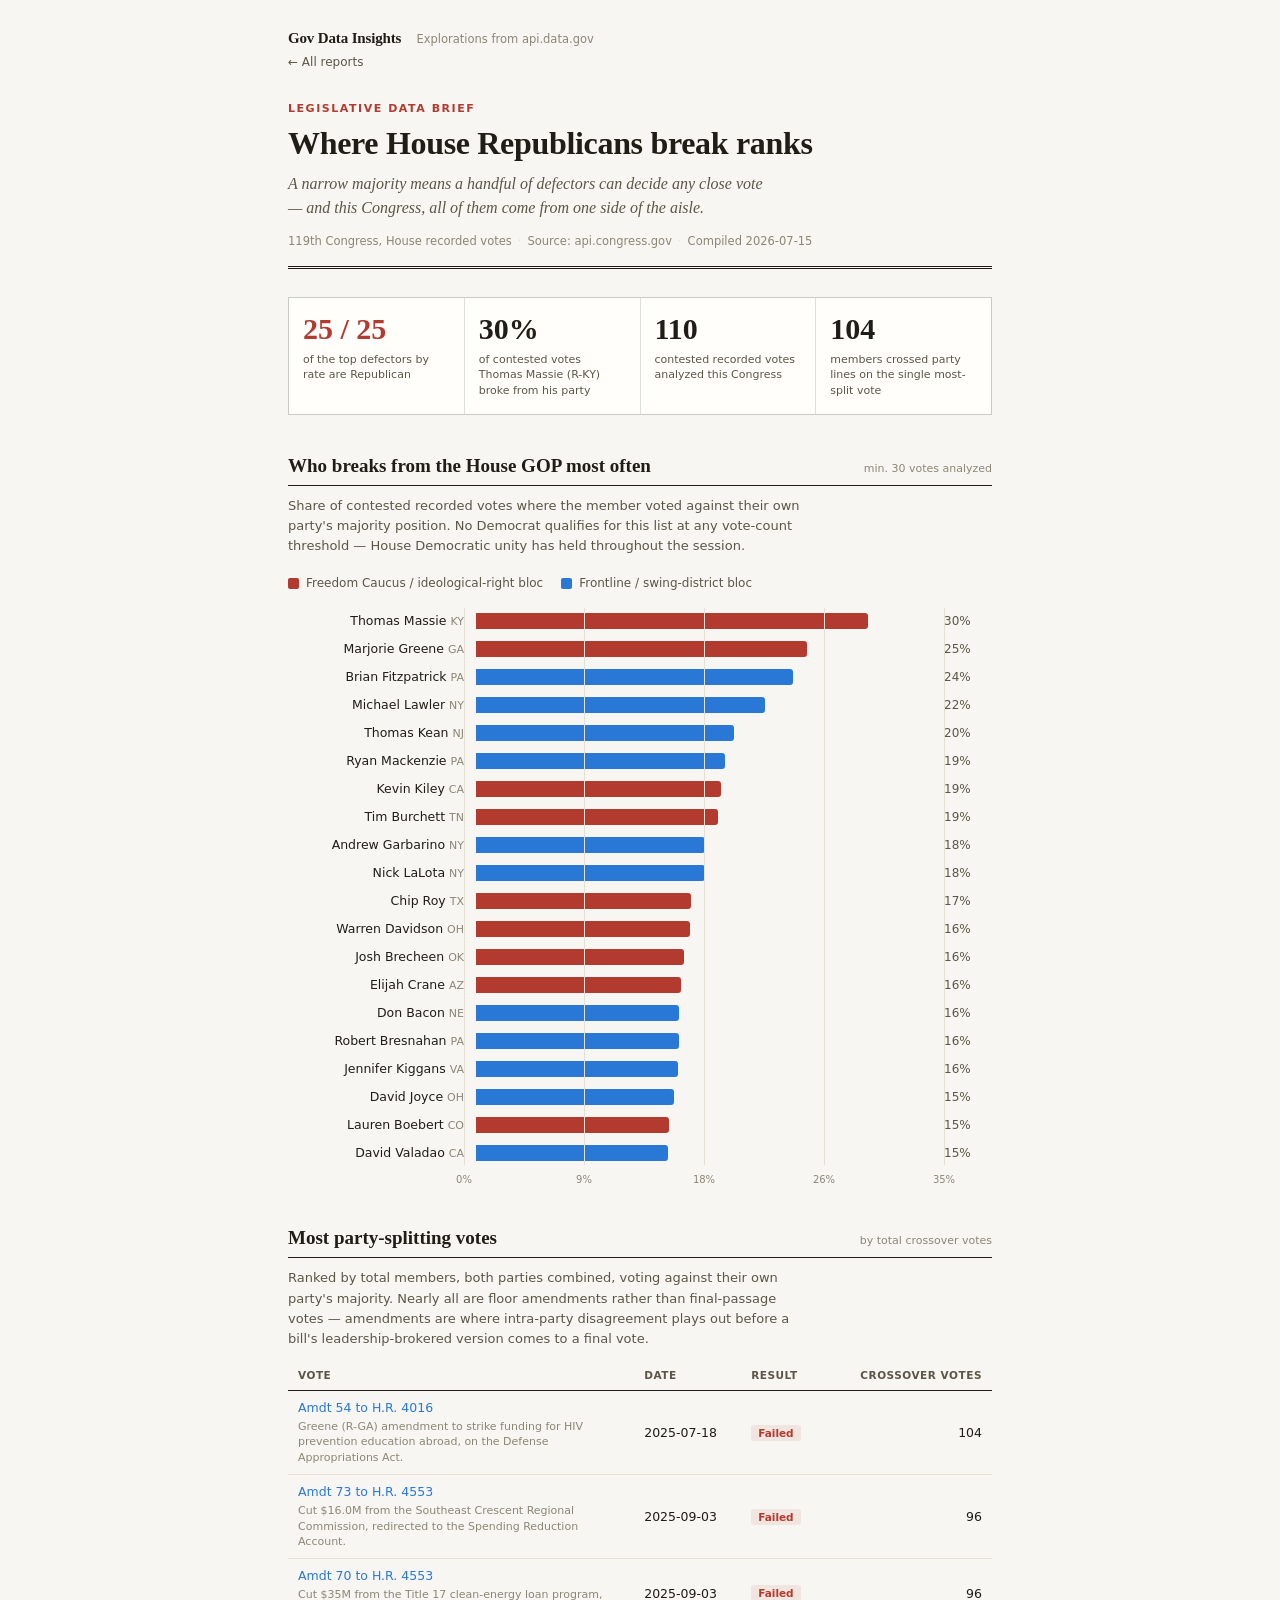
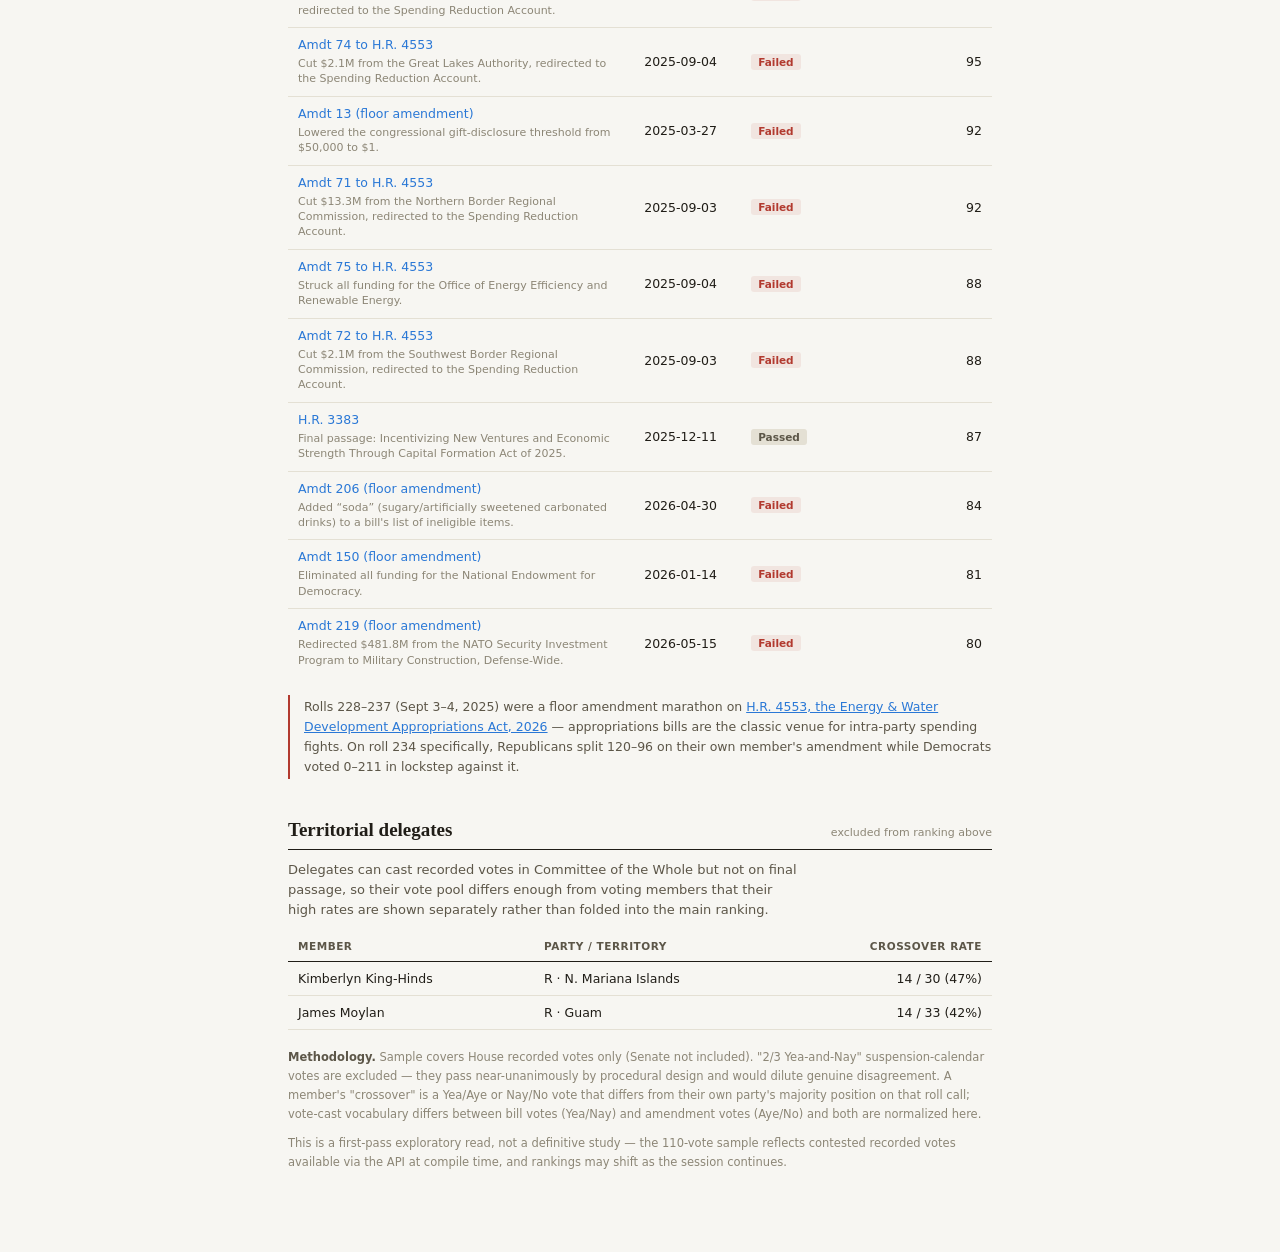
<file: docs/reports/house-gop-party-unity.html>
<!doctype html>
<html lang="en">
<head>
<meta charset="utf-8">
<meta name="viewport" content="width=device-width, initial-scale=1">
<title>Where House Republicans break ranks — Gov Data Insights</title>
<link rel="stylesheet" href="../assets/report.css?v=2fa65a5edb">
<!-- Google tag (gtag.js) -->
<script async src="https://www.googletagmanager.com/gtag/js?id=G-945HMWM05B"></script>
<script>
  window.dataLayer = window.dataLayer || [];
  function gtag(){dataLayer.push(arguments);}
  gtag('js', new Date());

  gtag('config', 'G-945HMWM05B');
</script>
</head>
<body>

<header class="site-header">
  <a class="site-name" href="../index.html">Gov Data Insights</a>
  <span class="site-tagline">Explorations from api.data.gov</span>
  <nav><a href="../index.html">&larr; All reports</a></nav>
</header>

<div class="report">
  <div class="masthead">
    <p class="kicker">Legislative Data Brief</p>
    <h1>Where House Republicans break ranks</h1>
    <p class="dek">A narrow majority means a handful of defectors can decide any close vote — and this Congress, all of them come from one side of the aisle.</p>
    <div class="byline">
      <span>119th Congress, House recorded votes</span><span class="sep">·</span>
      <span>Source: api.congress.gov</span><span class="sep">·</span>
      <span>Compiled 2026-07-15</span>
    </div>
  </div>

  <div class="stat-strip">
    <div class="stat">
      <div class="stat-value flag">25 / 25</div>
      <div class="stat-label">of the top defectors by rate are Republican</div>
    </div>
    <div class="stat">
      <div class="stat-value">30%</div>
      <div class="stat-label">of contested votes Thomas Massie (R-KY) broke from his party</div>
    </div>
    <div class="stat">
      <div class="stat-value">110</div>
      <div class="stat-label">contested recorded votes analyzed this Congress</div>
    </div>
    <div class="stat">
      <div class="stat-value">104</div>
      <div class="stat-label">members crossed party lines on the single most-split vote</div>
    </div>
  </div>

  <section>
    <div class="section-head">
      <h2>Who breaks from the House GOP most often</h2>
      <span class="section-note">min. 30 votes analyzed</span>
    </div>
    <p class="section-desc">Share of contested recorded votes where the member voted against their own party's majority position. No Democrat qualifies for this list at any vote-count threshold — House Democratic unity has held throughout the session.</p>
    <div class="legend">
      <div class="legend-item"><span class="legend-swatch" style="background:var(--series-a)"></span>Freedom Caucus / ideological-right bloc</div>
      <div class="legend-item"><span class="legend-swatch" style="background:var(--series-b)"></span>Frontline / swing-district bloc</div>
    </div>
    <div class="chart-scroll">
      <div class="bar-chart" id="bar-chart">
        <div class="grid-overlay" id="grid-overlay"></div>
      </div>
    </div>
  </section>

  <section>
    <div class="section-head">
      <h2>Most party-splitting votes</h2>
      <span class="section-note">by total crossover votes</span>
    </div>
    <p class="section-desc">Ranked by total members, both parties combined, voting against their own party's majority. Nearly all are floor amendments rather than final-passage votes — amendments are where intra-party disagreement plays out before a bill's leadership-brokered version comes to a final vote.</p>
    <div class="chart-scroll">
      <table>
        <thead>
          <tr><th>Vote</th><th>Date</th><th>Result</th><th style="text-align:right">Crossover votes</th></tr>
        </thead>
        <tbody id="vote-table-body"></tbody>
      </table>
    </div>
    <p class="callout">Rolls 228–237 (Sept 3–4, 2025) were a floor amendment marathon on <a href="https://www.congress.gov/bill/119/house-bill/4553" target="_blank" rel="noopener">H.R. 4553, the Energy &amp; Water Development Appropriations Act, 2026</a> — appropriations bills are the classic venue for intra-party spending fights. On roll 234 specifically, Republicans split 120–96 on their own member's amendment while Democrats voted 0–211 in lockstep against it.</p>
  </section>

  <section>
    <div class="section-head">
      <h2>Territorial delegates</h2>
      <span class="section-note">excluded from ranking above</span>
    </div>
    <p class="section-desc">Delegates can cast recorded votes in Committee of the Whole but not on final passage, so their vote pool differs enough from voting members that their high rates are shown separately rather than folded into the main ranking.</p>
    <table>
      <thead><tr><th>Member</th><th>Party / territory</th><th style="text-align:right">Crossover rate</th></tr></thead>
      <tbody>
        <tr><td>Kimberlyn King-Hinds</td><td>R · N. Mariana Islands</td><td class="num">14 / 30 (47%)</td></tr>
        <tr><td>James Moylan</td><td>R · Guam</td><td class="num">14 / 33 (42%)</td></tr>
      </tbody>
    </table>
  </section>

  <div class="methodology">
    <p><strong style="color:var(--text-secondary)">Methodology.</strong> Sample covers House recorded votes only (Senate not included). "2/3 Yea-and-Nay" suspension-calendar votes are excluded — they pass near-unanimously by procedural design and would dilute genuine disagreement. A member's "crossover" is a Yea/Aye or Nay/No vote that differs from their own party's majority position on that roll call; vote-cast vocabulary differs between bill votes (Yea/Nay) and amendment votes (Aye/No) and both are normalized here.</p>
    <p>This is a first-pass exploratory read, not a definitive study — the 110-vote sample reflects contested recorded votes available via the API at compile time, and rankings may shift as the session continues.</p>
  </div>
</div>

<script>
const data = [
  {name:"Thomas Massie", state:"KY", rate:30.1, crossovers:31, total:103, bloc:"ideological"},
  {name:"Marjorie Greene", state:"GA", rate:25.4, crossovers:17, total:67, bloc:"ideological"},
  {name:"Brian Fitzpatrick", state:"PA", rate:24.3, crossovers:26, total:107, bloc:"swing"},
  {name:"Michael Lawler", state:"NY", rate:22.2, crossovers:24, total:108, bloc:"swing"},
  {name:"Thomas Kean", state:"NJ", rate:19.8, crossovers:17, total:86, bloc:"swing"},
  {name:"Ryan Mackenzie", state:"PA", rate:19.1, crossovers:21, total:110, bloc:"swing"},
  {name:"Kevin Kiley", state:"CA", rate:18.8, crossovers:16, total:85, bloc:"ideological"},
  {name:"Tim Burchett", state:"TN", rate:18.6, crossovers:19, total:102, bloc:"ideological"},
  {name:"Andrew Garbarino", state:"NY", rate:17.6, crossovers:19, total:108, bloc:"swing"},
  {name:"Nick LaLota", state:"NY", rate:17.6, crossovers:19, total:108, bloc:"swing"},
  {name:"Chip Roy", state:"TX", rate:16.5, crossovers:17, total:103, bloc:"ideological"},
  {name:"Warren Davidson", state:"OH", rate:16.4, crossovers:18, total:110, bloc:"ideological"},
  {name:"Josh Brecheen", state:"OK", rate:16.0, crossovers:17, total:106, bloc:"ideological"},
  {name:"Elijah Crane", state:"AZ", rate:15.7, crossovers:17, total:108, bloc:"ideological"},
  {name:"Don Bacon", state:"NE", rate:15.6, crossovers:17, total:109, bloc:"swing"},
  {name:"Robert Bresnahan", state:"PA", rate:15.6, crossovers:17, total:109, bloc:"swing"},
  {name:"Jennifer Kiggans", state:"VA", rate:15.5, crossovers:17, total:110, bloc:"swing"},
  {name:"David Joyce", state:"OH", rate:15.2, crossovers:16, total:105, bloc:"swing"},
  {name:"Lauren Boebert", state:"CO", rate:14.8, crossovers:16, total:108, bloc:"ideological"},
  {name:"David Valadao", state:"CA", rate:14.7, crossovers:16, total:109, bloc:"swing"},
];

const votes = [
  {label:"Amdt 54 to H.R. 4016", date:"2025-07-18", result:"Failed", crossovers:104, url:"https://www.congress.gov/amendment/119/house-amendment/54",
   desc:"Greene (R-GA) amendment to strike funding for HIV prevention education abroad, on the Defense Appropriations Act."},
  {label:"Amdt 73 to H.R. 4553", date:"2025-09-03", result:"Failed", crossovers:96, url:"https://www.congress.gov/amendment/119/house-amendment/73",
   desc:"Cut $16.0M from the Southeast Crescent Regional Commission, redirected to the Spending Reduction Account."},
  {label:"Amdt 70 to H.R. 4553", date:"2025-09-03", result:"Failed", crossovers:96, url:"https://www.congress.gov/amendment/119/house-amendment/70",
   desc:"Cut $35M from the Title 17 clean-energy loan program, redirected to the Spending Reduction Account."},
  {label:"Amdt 74 to H.R. 4553", date:"2025-09-04", result:"Failed", crossovers:95, url:"https://www.congress.gov/amendment/119/house-amendment/74",
   desc:"Cut $2.1M from the Great Lakes Authority, redirected to the Spending Reduction Account."},
  {label:"Amdt 13 (floor amendment)", date:"2025-03-27", result:"Failed", crossovers:92, url:"https://www.congress.gov/amendment/119/house-amendment/13",
   desc:"Lowered the congressional gift-disclosure threshold from $50,000 to $1."},
  {label:"Amdt 71 to H.R. 4553", date:"2025-09-03", result:"Failed", crossovers:92, url:"https://www.congress.gov/amendment/119/house-amendment/71",
   desc:"Cut $13.3M from the Northern Border Regional Commission, redirected to the Spending Reduction Account."},
  {label:"Amdt 75 to H.R. 4553", date:"2025-09-04", result:"Failed", crossovers:88, url:"https://www.congress.gov/amendment/119/house-amendment/75",
   desc:"Struck all funding for the Office of Energy Efficiency and Renewable Energy."},
  {label:"Amdt 72 to H.R. 4553", date:"2025-09-03", result:"Failed", crossovers:88, url:"https://www.congress.gov/amendment/119/house-amendment/72",
   desc:"Cut $2.1M from the Southwest Border Regional Commission, redirected to the Spending Reduction Account."},
  {label:"H.R. 3383", date:"2025-12-11", result:"Passed", crossovers:87, url:"https://www.congress.gov/bill/119/house-bill/3383",
   desc:"Final passage: Incentivizing New Ventures and Economic Strength Through Capital Formation Act of 2025."},
  {label:"Amdt 206 (floor amendment)", date:"2026-04-30", result:"Failed", crossovers:84, url:"https://www.congress.gov/amendment/119/house-amendment/206",
   desc:"Added “soda” (sugary/artificially sweetened carbonated drinks) to a bill's list of ineligible items."},
  {label:"Amdt 150 (floor amendment)", date:"2026-01-14", result:"Failed", crossovers:81, url:"https://www.congress.gov/amendment/119/house-amendment/150",
   desc:"Eliminated all funding for the National Endowment for Democracy."},
  {label:"Amdt 219 (floor amendment)", date:"2026-05-15", result:"Failed", crossovers:80, url:"https://www.congress.gov/amendment/119/house-amendment/219",
   desc:"Redirected $481.8M from the NATO Security Investment Program to Military Construction, Defense-Wide."},
];

const maxRate = Math.ceil(Math.max(...data.map(d => d.rate)) / 5) * 5;
const barChart = document.getElementById("bar-chart");
const gridOverlay = document.getElementById("grid-overlay");

data.forEach(d => {
  const row = document.createElement("div");
  row.className = "bar-row";
  const color = d.bloc === "ideological" ? "var(--series-a)" : "var(--series-b)";
  const widthPct = (d.rate / maxRate) * 100;
  row.innerHTML = `
    <div class="bar-name">${d.name} <span class="st">${d.state}</span></div>
    <div class="bar-track"><div class="bar-fill" style="width:${widthPct}%; background:${color};"></div></div>
    <div class="bar-value">${d.rate.toFixed(0)}%</div>
  `;
  barChart.insertBefore(row, gridOverlay);
});

const ticks = [0, maxRate/4, maxRate/2, (maxRate*3)/4, maxRate];
ticks.forEach(t => {
  const pct = (t / maxRate) * 100;
  const line = document.createElement("div");
  line.className = "grid-line";
  line.style.left = pct + "%";
  const tick = document.createElement("div");
  tick.className = "grid-tick";
  tick.style.left = pct + "%";
  tick.textContent = t.toFixed(0) + "%";
  gridOverlay.appendChild(line);
  gridOverlay.appendChild(tick);
});

const tbody = document.getElementById("vote-table-body");
votes.forEach(v => {
  const tr = document.createElement("tr");
  const tagClass = v.result === "Failed" ? "failed" : "passed";
  tr.innerHTML = `
    <td class="vote-cell">
      <a class="bill-link vote-label" href="${v.url}" target="_blank" rel="noopener">${v.label}</a>
      <span class="vote-desc">${v.desc}</span>
    </td>
    <td>${v.date}</td>
    <td><span class="tag ${tagClass}">${v.result}</span></td>
    <td class="num">${v.crossovers}</td>
  `;
  tbody.appendChild(tr);
});
</script>
</body>
</html>
</file>
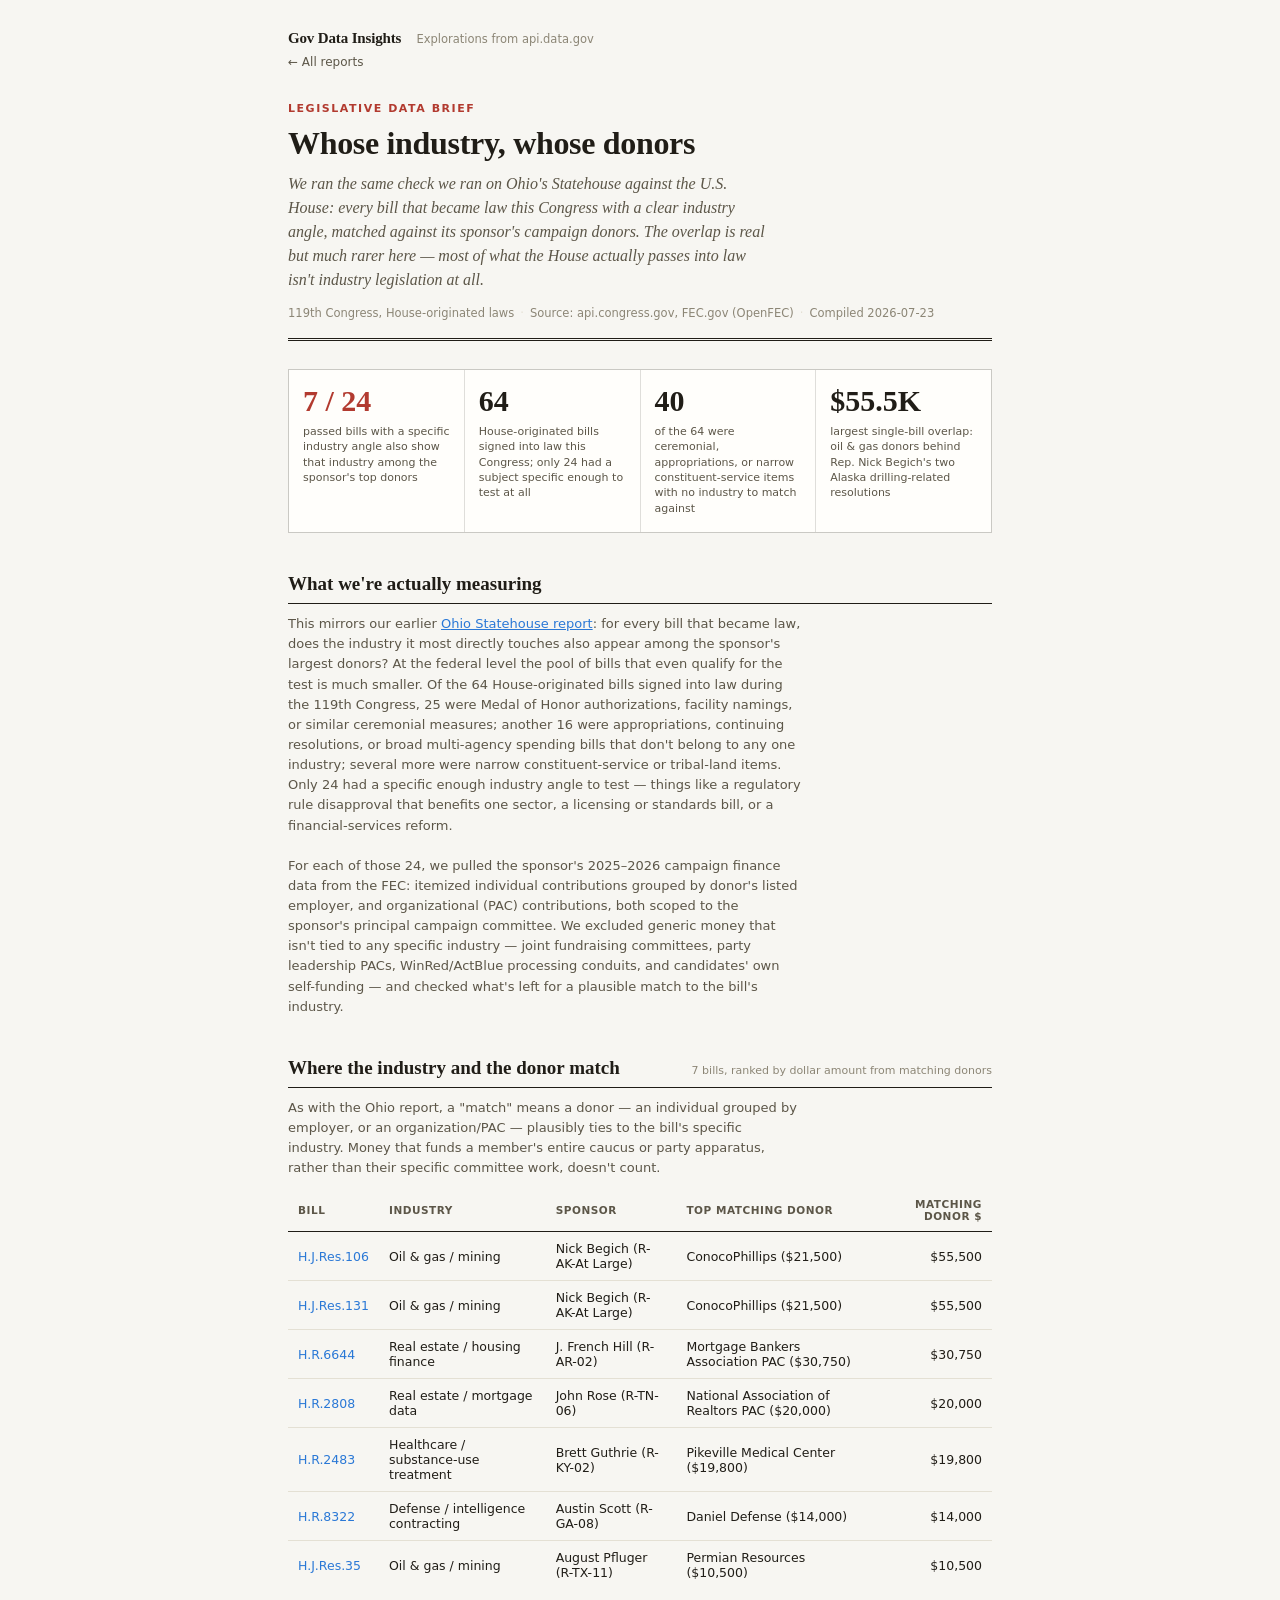
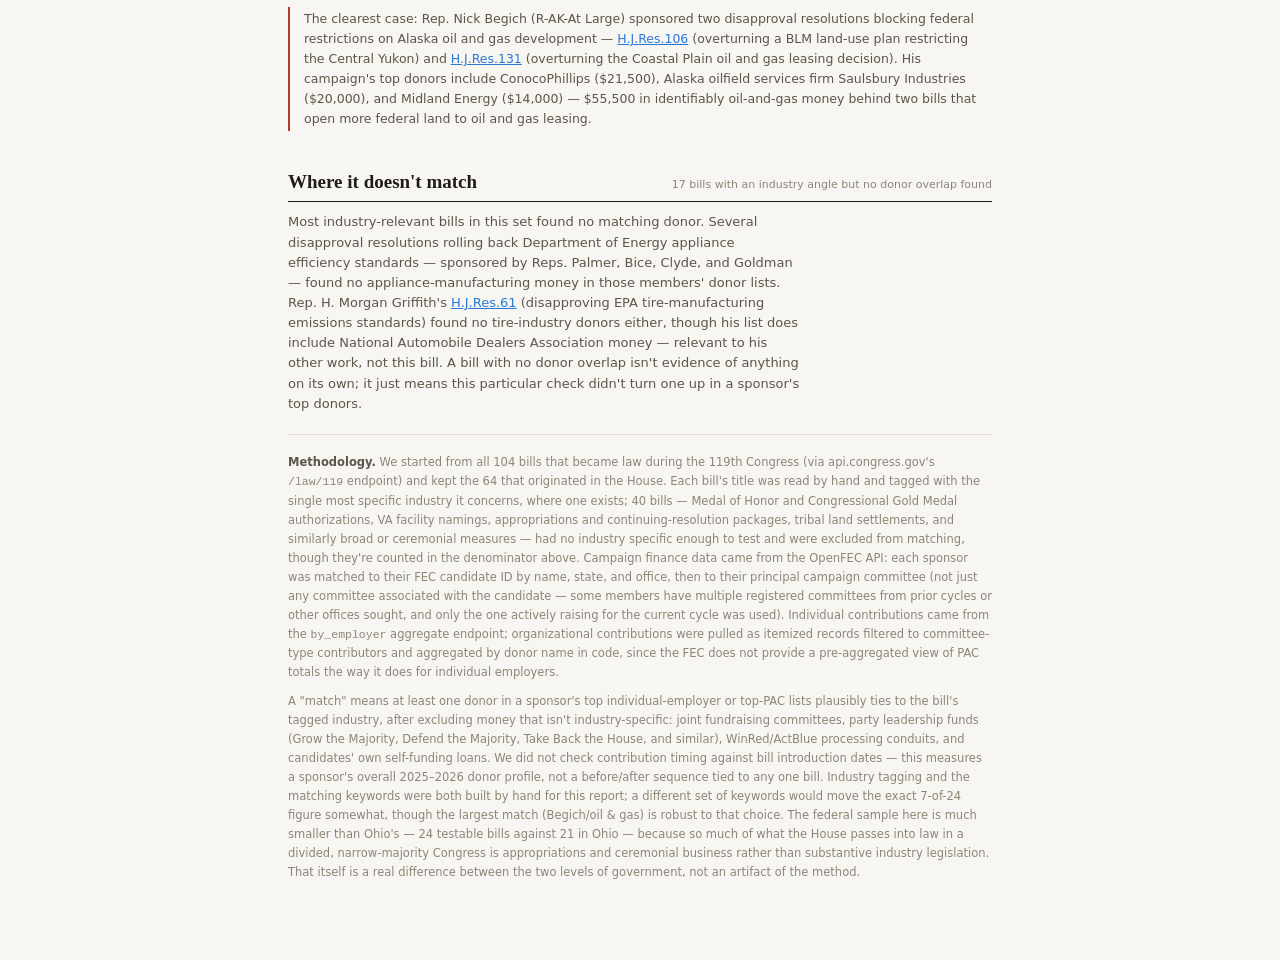
<file: docs/reports/national-donor-bill-overlap.html>
<!doctype html>
<html lang="en">
<head>
<meta charset="utf-8">
<meta name="viewport" content="width=device-width, initial-scale=1">
<title>Whose industry, whose donors — Gov Data Insights</title>
<link rel="stylesheet" href="../assets/report.css?v=2fa65a5edb">
<!-- Google tag (gtag.js) -->
<script async src="https://www.googletagmanager.com/gtag/js?id=G-945HMWM05B"></script>
<script>
  window.dataLayer = window.dataLayer || [];
  function gtag(){dataLayer.push(arguments);}
  gtag('js', new Date());

  gtag('config', 'G-945HMWM05B');
</script>
</head>
<body>

<header class="site-header">
  <a class="site-name" href="../index.html">Gov Data Insights</a>
  <span class="site-tagline">Explorations from api.data.gov</span>
  <nav><a href="../index.html">&larr; All reports</a></nav>
</header>

<div class="report">
  <div class="masthead">
    <p class="kicker">Legislative Data Brief</p>
    <h1>Whose industry, whose donors</h1>
    <p class="dek">We ran the same check we ran on Ohio's Statehouse against the U.S. House: every bill that became law this Congress with a clear industry angle, matched against its sponsor's campaign donors. The overlap is real but much rarer here &mdash; most of what the House actually passes into law isn't industry legislation at all.</p>
    <div class="byline">
      <span>119th Congress, House-originated laws</span><span class="sep">·</span>
      <span>Source: api.congress.gov, FEC.gov (OpenFEC)</span><span class="sep">·</span>
      <span>Compiled 2026-07-23</span>
    </div>
  </div>

  <div class="stat-strip">
    <div class="stat">
      <div class="stat-value flag">7 / 24</div>
      <div class="stat-label">passed bills with a specific industry angle also show that industry among the sponsor's top donors</div>
    </div>
    <div class="stat">
      <div class="stat-value">64</div>
      <div class="stat-label">House-originated bills signed into law this Congress; only 24 had a subject specific enough to test at all</div>
    </div>
    <div class="stat">
      <div class="stat-value">40</div>
      <div class="stat-label">of the 64 were ceremonial, appropriations, or narrow constituent-service items with no industry to match against</div>
    </div>
    <div class="stat">
      <div class="stat-value">$55.5K</div>
      <div class="stat-label">largest single-bill overlap: oil &amp; gas donors behind Rep. Nick Begich's two Alaska drilling-related resolutions</div>
    </div>
  </div>

  <section>
    <div class="section-head">
      <h2>What we're actually measuring</h2>
    </div>
    <p class="section-desc">This mirrors our earlier <a href="ohio-donor-bill-overlap.html">Ohio Statehouse report</a>: for every bill that became law, does the industry it most directly touches also appear among the sponsor's largest donors? At the federal level the pool of bills that even qualify for the test is much smaller. Of the 64 House-originated bills signed into law during the 119th Congress, 25 were Medal of Honor authorizations, facility namings, or similar ceremonial measures; another 16 were appropriations, continuing resolutions, or broad multi-agency spending bills that don't belong to any one industry; several more were narrow constituent-service or tribal-land items. Only 24 had a specific enough industry angle to test &mdash; things like a regulatory rule disapproval that benefits one sector, a licensing or standards bill, or a financial-services reform.</p>
    <p class="section-desc">For each of those 24, we pulled the sponsor's 2025&ndash;2026 campaign finance data from the FEC: itemized individual contributions grouped by donor's listed employer, and organizational (PAC) contributions, both scoped to the sponsor's principal campaign committee. We excluded generic money that isn't tied to any specific industry &mdash; joint fundraising committees, party leadership PACs, WinRed/ActBlue processing conduits, and candidates' own self-funding &mdash; and checked what's left for a plausible match to the bill's industry.</p>
  </section>

  <section>
    <div class="section-head">
      <h2>Where the industry and the donor match</h2>
      <span class="section-note">7 bills, ranked by dollar amount from matching donors</span>
    </div>
    <p class="section-desc">As with the Ohio report, a "match" means a donor &mdash; an individual grouped by employer, or an organization/PAC &mdash; plausibly ties to the bill's specific industry. Money that funds a member's entire caucus or party apparatus, rather than their specific committee work, doesn't count.</p>
    <div class="chart-scroll">
      <table>
        <thead>
          <tr><th>Bill</th><th>Industry</th><th>Sponsor</th><th>Top matching donor</th><th style="text-align:right">Matching donor $</th></tr>
        </thead>
        <tbody id="match-table-body"></tbody>
      </table>
    </div>
    <p class="callout">The clearest case: Rep. Nick Begich (R-AK-At Large) sponsored two disapproval resolutions blocking federal restrictions on Alaska oil and gas development &mdash; <a href="https://www.congress.gov/bill/119th-congress/house-joint-resolution/106" target="_blank" rel="noopener">H.J.Res.106</a> (overturning a BLM land-use plan restricting the Central Yukon) and <a href="https://www.congress.gov/bill/119th-congress/house-joint-resolution/131" target="_blank" rel="noopener">H.J.Res.131</a> (overturning the Coastal Plain oil and gas leasing decision). His campaign's top donors include ConocoPhillips ($21,500), Alaska oilfield services firm Saulsbury Industries ($20,000), and Midland Energy ($14,000) &mdash; $55,500 in identifiably oil-and-gas money behind two bills that open more federal land to oil and gas leasing.</p>
  </section>

  <section>
    <div class="section-head">
      <h2>Where it doesn't match</h2>
      <span class="section-note">17 bills with an industry angle but no donor overlap found</span>
    </div>
    <p class="section-desc">Most industry-relevant bills in this set found no matching donor. Several disapproval resolutions rolling back Department of Energy appliance efficiency standards &mdash; sponsored by Reps. Palmer, Bice, Clyde, and Goldman &mdash; found no appliance-manufacturing money in those members' donor lists. Rep. H. Morgan Griffith's <a href="https://www.congress.gov/bill/119th-congress/house-joint-resolution/61" target="_blank" rel="noopener">H.J.Res.61</a> (disapproving EPA tire-manufacturing emissions standards) found no tire-industry donors either, though his list does include National Automobile Dealers Association money &mdash; relevant to his other work, not this bill. A bill with no donor overlap isn't evidence of anything on its own; it just means this particular check didn't turn one up in a sponsor's top donors.</p>
  </section>

  <div class="methodology">
    <p><strong style="color:var(--text-secondary)">Methodology.</strong> We started from all 104 bills that became law during the 119th Congress (via api.congress.gov's <code>/law/119</code> endpoint) and kept the 64 that originated in the House. Each bill's title was read by hand and tagged with the single most specific industry it concerns, where one exists; 40 bills &mdash; Medal of Honor and Congressional Gold Medal authorizations, VA facility namings, appropriations and continuing-resolution packages, tribal land settlements, and similarly broad or ceremonial measures &mdash; had no industry specific enough to test and were excluded from matching, though they're counted in the denominator above. Campaign finance data came from the OpenFEC API: each sponsor was matched to their FEC candidate ID by name, state, and office, then to their principal campaign committee (not just any committee associated with the candidate &mdash; some members have multiple registered committees from prior cycles or other offices sought, and only the one actively raising for the current cycle was used). Individual contributions came from the <code>by_employer</code> aggregate endpoint; organizational contributions were pulled as itemized records filtered to committee-type contributors and aggregated by donor name in code, since the FEC does not provide a pre-aggregated view of PAC totals the way it does for individual employers.</p>
    <p>A "match" means at least one donor in a sponsor's top individual-employer or top-PAC lists plausibly ties to the bill's tagged industry, after excluding money that isn't industry-specific: joint fundraising committees, party leadership funds (Grow the Majority, Defend the Majority, Take Back the House, and similar), WinRed/ActBlue processing conduits, and candidates' own self-funding loans. We did not check contribution timing against bill introduction dates &mdash; this measures a sponsor's overall 2025&ndash;2026 donor profile, not a before/after sequence tied to any one bill. Industry tagging and the matching keywords were both built by hand for this report; a different set of keywords would move the exact 7-of-24 figure somewhat, though the largest match (Begich/oil &amp; gas) is robust to that choice. The federal sample here is much smaller than Ohio's &mdash; 24 testable bills against 21 in Ohio &mdash; because so much of what the House passes into law in a divided, narrow-majority Congress is appropriations and ceremonial business rather than substantive industry legislation. That itself is a real difference between the two levels of government, not an artifact of the method.</p>
  </div>
</div>

<script>
const matches = [
  {number:"H.J.Res.106", url:"https://www.congress.gov/bill/119th-congress/house-joint-resolution/106", industry:"Oil & gas / mining", sponsor:"Nick Begich", party:"R", district:"AK-At Large", amount:55500, topDonor:"ConocoPhillips", topDonorAmount:21500},
  {number:"H.J.Res.131", url:"https://www.congress.gov/bill/119th-congress/house-joint-resolution/131", industry:"Oil & gas / mining", sponsor:"Nick Begich", party:"R", district:"AK-At Large", amount:55500, topDonor:"ConocoPhillips", topDonorAmount:21500},
  {number:"H.R.6644", url:"https://www.congress.gov/bill/119th-congress/house-bill/6644", industry:"Real estate / housing finance", sponsor:"J. French Hill", party:"R", district:"AR-02", amount:30750, topDonor:"Mortgage Bankers Association PAC", topDonorAmount:30750},
  {number:"H.R.2808", url:"https://www.congress.gov/bill/119th-congress/house-bill/2808", industry:"Real estate / mortgage data", sponsor:"John Rose", party:"R", district:"TN-06", amount:20000, topDonor:"National Association of Realtors PAC", topDonorAmount:20000},
  {number:"H.R.2483", url:"https://www.congress.gov/bill/119th-congress/house-bill/2483", industry:"Healthcare / substance-use treatment", sponsor:"Brett Guthrie", party:"R", district:"KY-02", amount:19800, topDonor:"Pikeville Medical Center", topDonorAmount:19800},
  {number:"H.R.8322", url:"https://www.congress.gov/bill/119th-congress/house-bill/8322", industry:"Defense / intelligence contracting", sponsor:"Austin Scott", party:"R", district:"GA-08", amount:14000, topDonor:"Daniel Defense", topDonorAmount:14000},
  {number:"H.J.Res.35", url:"https://www.congress.gov/bill/119th-congress/house-joint-resolution/35", industry:"Oil & gas / mining", sponsor:"August Pfluger", party:"R", district:"TX-11", amount:10500, topDonor:"Permian Resources", topDonorAmount:10500},
];

const tbody = document.getElementById("match-table-body");
matches.forEach(m => {
  const tr = document.createElement("tr");
  tr.innerHTML = `
    <td><a class="bill-link" href="${m.url}" target="_blank" rel="noopener">${m.number}</a></td>
    <td>${m.industry}</td>
    <td>${m.sponsor} <span class="st">(${m.party}-${m.district})</span></td>
    <td>${m.topDonor} <span class="st">($${m.topDonorAmount.toLocaleString()})</span></td>
    <td class="num">$${m.amount.toLocaleString()}</td>
  `;
  tbody.appendChild(tr);
});
</script>

</body>
</html>
</file>
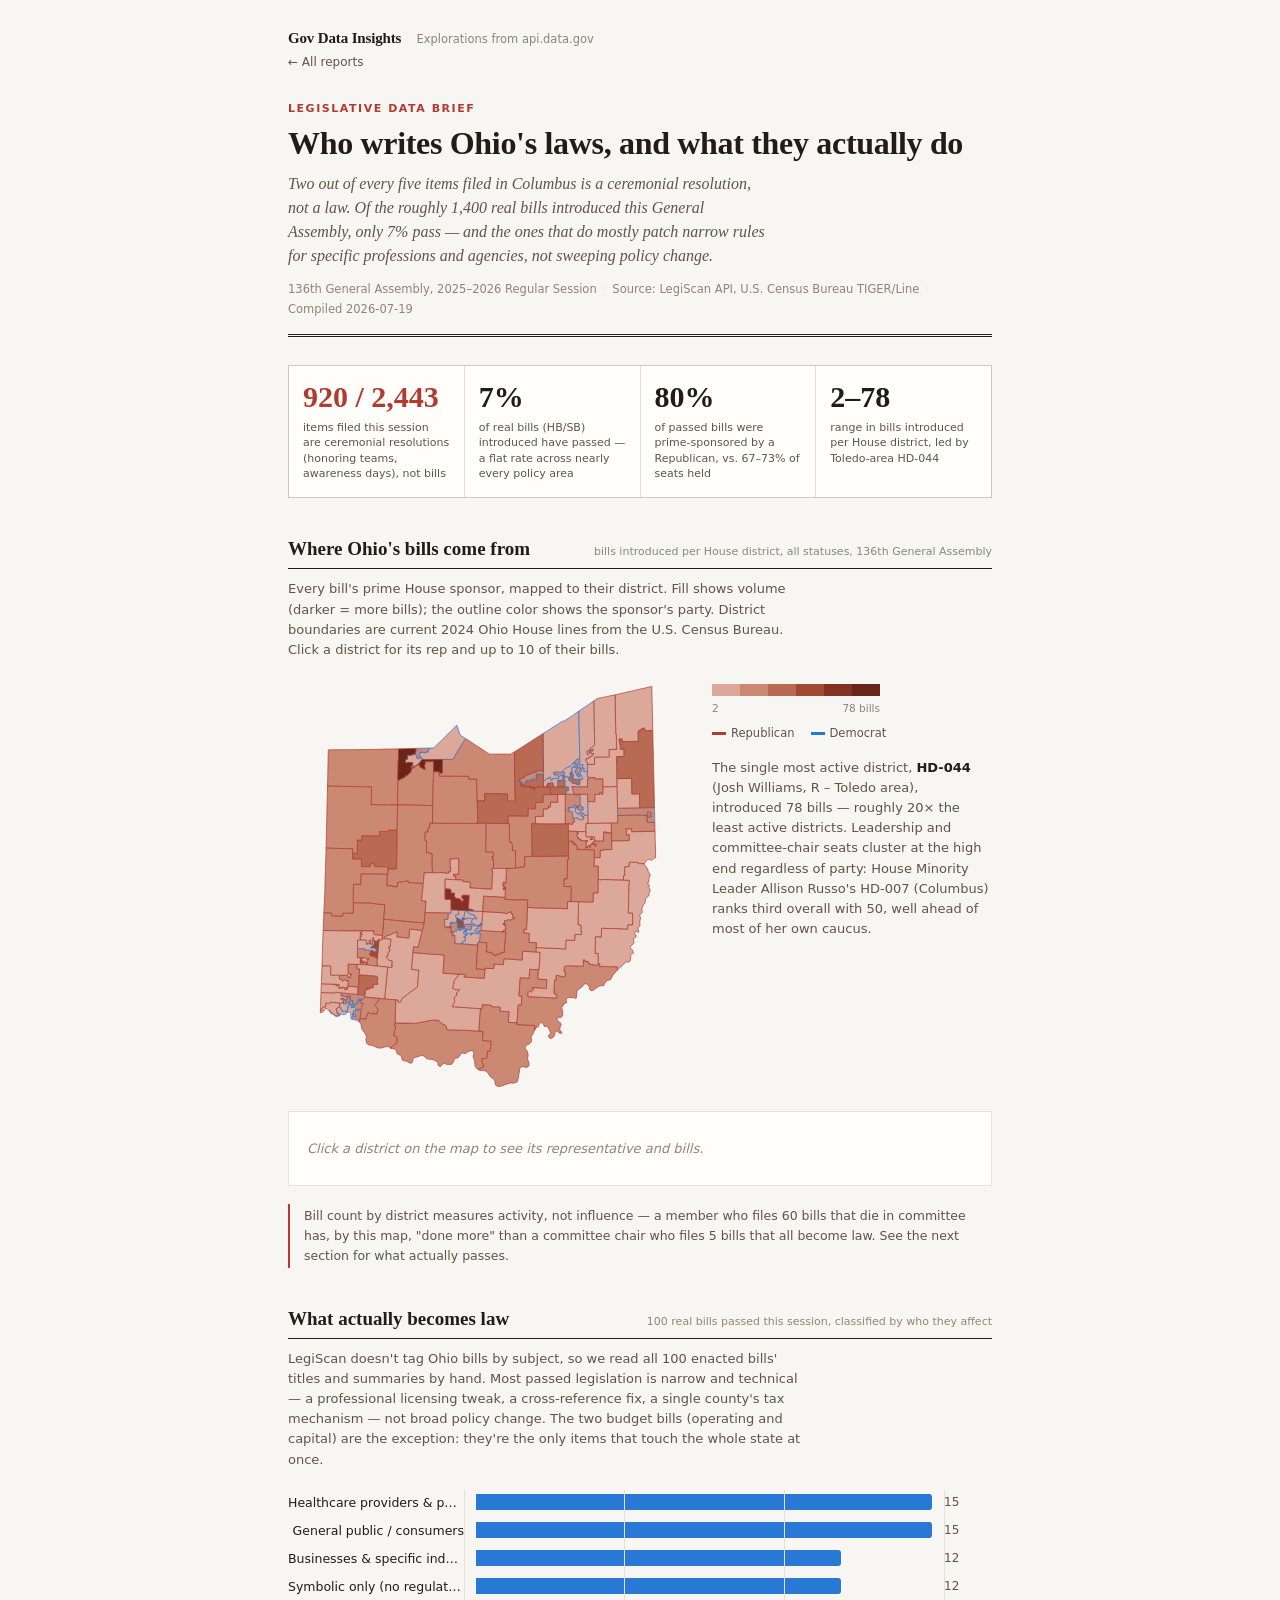
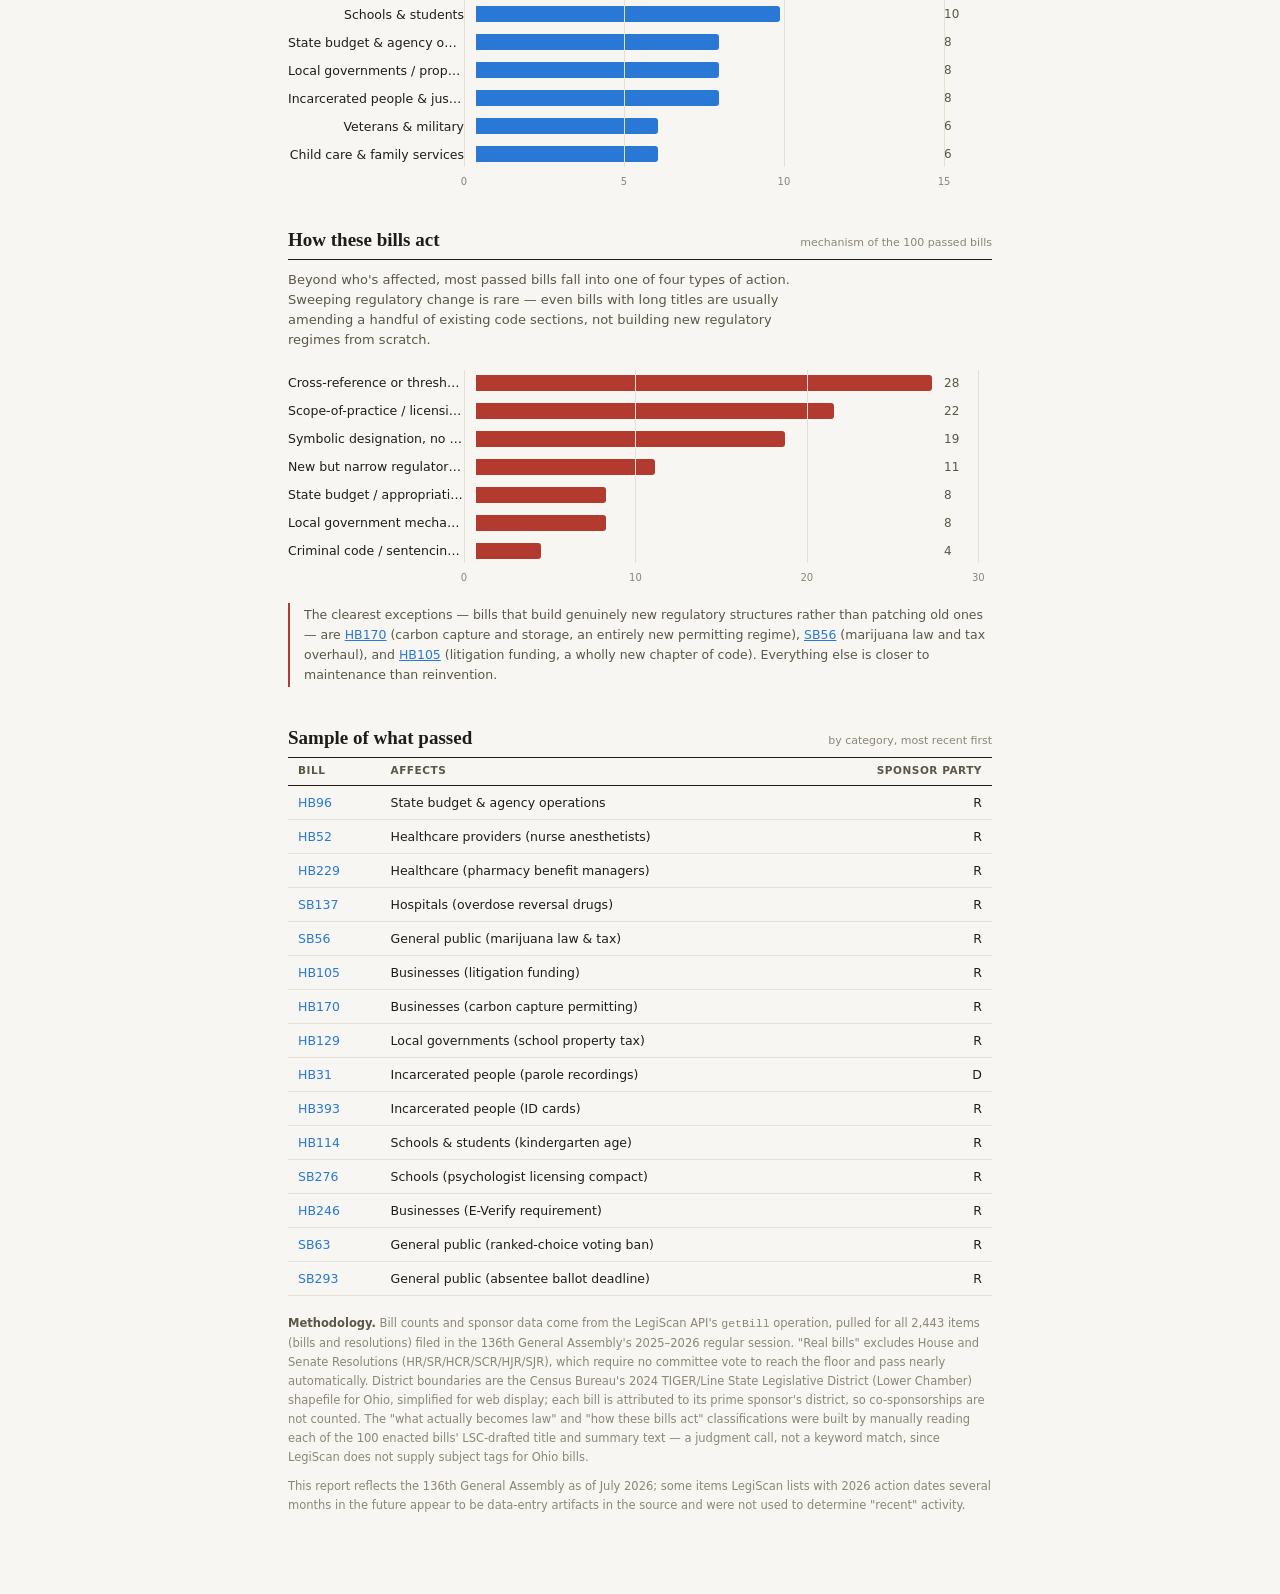
<file: docs/reports/ohio-bill-map.html>
<!doctype html>
<html lang="en">
<head>
<meta charset="utf-8">
<meta name="viewport" content="width=device-width, initial-scale=1">
<title>Who writes Ohio's laws — Gov Data Insights</title>
<link rel="stylesheet" href="../assets/report.css?v=2fa65a5edb">
<!-- Google tag (gtag.js) -->
<script async src="https://www.googletagmanager.com/gtag/js?id=G-945HMWM05B"></script>
<script>
  window.dataLayer = window.dataLayer || [];
  function gtag(){dataLayer.push(arguments);}
  gtag('js', new Date());

  gtag('config', 'G-945HMWM05B');
</script>
</head>
<body>

<header class="site-header">
  <a class="site-name" href="../index.html">Gov Data Insights</a>
  <span class="site-tagline">Explorations from api.data.gov</span>
  <nav><a href="../index.html">&larr; All reports</a></nav>
</header>

<div class="report">
  <div class="masthead">
    <p class="kicker">Legislative Data Brief</p>
    <h1>Who writes Ohio's laws, and what they actually do</h1>
    <p class="dek">Two out of every five items filed in Columbus is a ceremonial resolution, not a law. Of the roughly 1,400 real bills introduced this General Assembly, only 7% pass &mdash; and the ones that do mostly patch narrow rules for specific professions and agencies, not sweeping policy change.</p>
    <div class="byline">
      <span>136th General Assembly, 2025&ndash;2026 Regular Session</span><span class="sep">·</span>
      <span>Source: LegiScan API, U.S. Census Bureau TIGER/Line</span><span class="sep">·</span>
      <span>Compiled 2026-07-19</span>
    </div>
  </div>

  <div class="stat-strip">
    <div class="stat">
      <div class="stat-value flag">920 / 2,443</div>
      <div class="stat-label">items filed this session are ceremonial resolutions (honoring teams, awareness days), not bills</div>
    </div>
    <div class="stat">
      <div class="stat-value">7%</div>
      <div class="stat-label">of real bills (HB/SB) introduced have passed &mdash; a flat rate across nearly every policy area</div>
    </div>
    <div class="stat">
      <div class="stat-value">80%</div>
      <div class="stat-label">of passed bills were prime-sponsored by a Republican, vs. 67&ndash;73% of seats held</div>
    </div>
    <div class="stat">
      <div class="stat-value">2&ndash;78</div>
      <div class="stat-label">range in bills introduced per House district, led by Toledo-area HD-044</div>
    </div>
  </div>

  <section>
    <div class="section-head">
      <h2>Where Ohio's bills come from</h2>
      <span class="section-note">bills introduced per House district, all statuses, 136th General Assembly</span>
    </div>
    <p class="section-desc">Every bill's prime House sponsor, mapped to their district. Fill shows volume (darker = more bills); the outline color shows the sponsor's party. District boundaries are current 2024 Ohio House lines from the U.S. Census Bureau. Click a district for its rep and up to 10 of their bills.</p>
    <div class="map-wrap">
      <div class="map-svg-wrap" id="oh-map"></div>
      <div class="map-side">
        <div class="map-legend-scale" id="map-legend-scale"></div>
        <div class="map-legend-labels"><span>2</span><span>78 bills</span></div>
        <div class="map-party-legend">
          <span><span class="map-party-swatch" style="border-color:var(--series-a)"></span>Republican</span>
          <span><span class="map-party-swatch" style="border-color:var(--series-b)"></span>Democrat</span>
        </div>
        <p class="section-desc" style="margin-top:0">The single most active district, <strong style="color:var(--text-primary)">HD-044</strong> (Josh Williams, R &ndash; Toledo area), introduced 78 bills &mdash; roughly 20&times; the least active districts. Leadership and committee-chair seats cluster at the high end regardless of party: House Minority Leader Allison Russo's HD-007 (Columbus) ranks third overall with 50, well ahead of most of her own caucus.</p>
      </div>
    </div>
    <div class="map-panel" id="map-panel">
      <p class="map-panel-empty">Click a district on the map to see its representative and bills.</p>
    </div>
    <p class="callout">Bill count by district measures activity, not influence &mdash; a member who files 60 bills that die in committee has, by this map, "done more" than a committee chair who files 5 bills that all become law. See the next section for what actually passes.</p>
  </section>

  <section>
    <div class="section-head">
      <h2>What actually becomes law</h2>
      <span class="section-note">100 real bills passed this session, classified by who they affect</span>
    </div>
    <p class="section-desc">LegiScan doesn't tag Ohio bills by subject, so we read all 100 enacted bills' titles and summaries by hand. Most passed legislation is narrow and technical &mdash; a professional licensing tweak, a cross-reference fix, a single county's tax mechanism &mdash; not broad policy change. The two budget bills (operating and capital) are the exception: they're the only items that touch the whole state at once.</p>
    <div class="chart-scroll">
      <div class="bar-chart" id="who-chart">
        <div class="grid-overlay" id="who-grid"></div>
      </div>
    </div>
  </section>

  <section>
    <div class="section-head">
      <h2>How these bills act</h2>
      <span class="section-note">mechanism of the 100 passed bills</span>
    </div>
    <p class="section-desc">Beyond who's affected, most passed bills fall into one of four types of action. Sweeping regulatory change is rare &mdash; even bills with long titles are usually amending a handful of existing code sections, not building new regulatory regimes from scratch.</p>
    <div class="chart-scroll">
      <div class="bar-chart" id="how-chart">
        <div class="grid-overlay" id="how-grid"></div>
      </div>
    </div>
    <p class="callout">The clearest exceptions &mdash; bills that build genuinely new regulatory structures rather than patching old ones &mdash; are <a href="https://legiscan.com/OH/bill/HB170/2025" target="_blank" rel="noopener">HB170</a> (carbon capture and storage, an entirely new permitting regime), <a href="https://legiscan.com/OH/bill/SB56/2025" target="_blank" rel="noopener">SB56</a> (marijuana law and tax overhaul), and <a href="https://legiscan.com/OH/bill/HB105/2025" target="_blank" rel="noopener">HB105</a> (litigation funding, a wholly new chapter of code). Everything else is closer to maintenance than reinvention.</p>
  </section>

  <section>
    <div class="section-head">
      <h2>Sample of what passed</h2>
      <span class="section-note">by category, most recent first</span>
    </div>
    <div class="chart-scroll">
      <table>
        <thead>
          <tr><th>Bill</th><th>Affects</th><th style="text-align:right">Sponsor party</th></tr>
        </thead>
        <tbody id="bill-table-body"></tbody>
      </table>
    </div>
  </section>

  <div class="methodology">
    <p><strong style="color:var(--text-secondary)">Methodology.</strong> Bill counts and sponsor data come from the LegiScan API's <code>getBill</code> operation, pulled for all 2,443 items (bills and resolutions) filed in the 136th General Assembly's 2025&ndash;2026 regular session. "Real bills" excludes House and Senate Resolutions (HR/SR/HCR/SCR/HJR/SJR), which require no committee vote to reach the floor and pass nearly automatically. District boundaries are the Census Bureau's 2024 TIGER/Line State Legislative District (Lower Chamber) shapefile for Ohio, simplified for web display; each bill is attributed to its prime sponsor's district, so co-sponsorships are not counted. The "what actually becomes law" and "how these bills act" classifications were built by manually reading each of the 100 enacted bills' LSC-drafted title and summary text &mdash; a judgment call, not a keyword match, since LegiScan does not supply subject tags for Ohio bills.</p>
    <p>This report reflects the 136th General Assembly as of July 2026; some items LegiScan lists with 2026 action dates several months in the future appear to be data-entry artifacts in the source and were not used to determine "recent" activity.</p>
  </div>
</div>

<script>
const mapRows = [["HD-071",11,"Levi Dean","R",0,"M137.756,390.823L138.835,390.001L139.458,389.109L139.777,388.243L140.292,388.345L140.485,387.726L141.656,386.812L142.624,387.108L143.507,387.03L144.042,385.949L144.993,385.436L146.546,385.275L147.151,385.409L147.922,384.737L149.48,384.296L149.963,384.49L150.672,383.879L151.066,383.948L152.114,383.031L152.663,382.853L153.219,382.301L154.289,381.882L154.987,381.987L156.39,381.604L156.954,380.523L158.182,379.702L158.624,380.611L159.684,380.814L158.934,388.117L160.817,388.301L161.547,388.25L168.924,389.043L170.776,389.225L172.87,389.503L177.09,389.966L177.534,386.362L178.586,376.012L184.985,376.688L194.599,377.741L198.237,378.313L197.155,382.533L196.158,387.127L194.95,391.626L193.643,396.59L192.681,400.686L191.601,404.314L184.699,403.574L184.507,404.287L184.462,405.438L183.854,412.402L183.181,419.707L182.657,424.773L182.29,429.561L181.469,438.607L187.022,439.083L192.849,439.652L192.315,445.964L192.213,446.834L191.088,461.354L190.759,465.706L187.762,467.879L179.533,474.028L174.113,478.218L166.922,483.625L166.691,484.774L165.942,485.696L165.554,487.06L164.686,487.639L164.826,488.543L164.21,488.721L163.952,489.589L162.658,489.881L160.604,489.757L160.841,486.244L157.01,485.937L142.703,484.712L139.763,484.414L141.208,469.593L141.923,461.638L142.445,456.075L144.293,435.036L145.572,435.213L150.91,435.641L151.431,433.564L150.455,433.518L150.822,431.563L151.096,431.598L151.361,430.295L150.631,430.159L151.614,425.911L145.936,424.232L146.032,423.985L144.413,422.246L144.027,421.617L142.638,420.785L142.719,419.572L143.365,419.272L142.869,417.894L143.42,417.779L143.771,418.687L144.508,418.357L144.963,412.949L145.97,411.036L146.593,410.206L147.322,410.342L148.03,409.887L148.091,407.99L146.966,407.878L147.004,405.575L145.97,405.465L146.098,403.226L148.41,403.388L148.879,398.852L149.039,396.52L149.478,391.921L147.898,391.802Z"],["HD-072",10,"Heidi Workman","R",0,"M454.689,200.104L454.644,189.276L454.555,184.517L454.541,178.605L458.924,178.612L458.918,178.145L460.824,178.027L460.98,178.554L465.481,178.556L465.441,173.361L465.503,171.337L465.446,167.075L469.646,167.173L473.011,167.188L472.916,164.7L475.922,164.657L475.958,167.115L478.013,167.116L477.932,155.511L487.092,155.404L493.485,155.241L500.176,155.13L500.23,160.139L500.398,166.546L500.83,188.757L501.02,200.081L501.074,203.254L501.153,204.435L501.277,211.778L495.506,211.873L491.23,211.911L484.801,211.979L473.709,212.143L461.957,212.241L454.811,212.332L454.703,203.589Z"],["HD-073",19,"Jeff LaRe","R",1,"M289.319,378.178L293.418,378.439L299.613,378.89L307.63,379.434L313.583,379.752L322.694,380.286L326.583,380.534L327.858,379.694L327.435,385.264L326.102,401.323L325.221,412.993L322.967,412.806L320.468,412.681L320.438,413.584L319.158,413.521L319.066,414.921L315.836,414.733L315.805,415.324L314.007,415.229L313.976,416.443L313.366,416.847L312.818,416.224L311.843,416.317L311.628,417.561L310.774,417.84L310.073,417.653L310.257,417.093L310.197,415.879L309.161,415.815L308.766,415.13L307.943,415.316L306.663,415.221L306.819,413.074L306.271,412.544L305.449,412.449L304.595,412.759L304.689,411.763L303.47,411.699L303.407,412.85L302.463,412.786L301.428,412.41L300.634,413.187L300.087,412.594L300.059,411.443L297.409,411.281L298.196,400.485L297.466,400.047L297.498,399.456L297.134,399.144L297.988,398.43L298.385,397.404L292.211,396.983L288.105,396.691L287.711,396.316L286.859,396.375L287.022,393.108L287.464,388.162L287.468,386.855L287.877,382.717L285.599,382.585L285.889,377.949Z"],["HD-074",15,"Bernard Willis","R",1,"M198.237,378.313L194.599,377.741L184.985,376.688L178.586,376.012L177.534,386.362L177.09,389.966L172.87,389.503L170.776,389.225L168.924,389.043L161.547,388.25L160.817,388.301L158.934,388.117L159.684,380.814L158.624,380.611L158.182,379.702L156.954,380.523L156.39,381.604L154.987,381.987L154.289,381.882L153.219,382.301L152.663,382.853L152.114,383.031L151.066,383.948L150.672,383.879L149.963,384.49L149.48,384.296L147.922,384.737L147.151,385.409L146.546,385.275L144.993,385.436L144.042,385.949L143.507,387.03L142.624,387.108L141.656,386.812L140.485,387.726L140.292,388.345L139.777,388.243L139.458,389.109L138.835,390.001L137.756,390.823L135.783,390.602L136.167,386.033L137.218,374.504L138.425,360.83L142.756,361.184L143.181,361.191L152.478,362.059L153.597,362.232L159.019,362.69L168.047,363.478L170.288,363.728L180.922,364.746L181.922,364.79L186.981,365.323L195.437,365.987L200.985,366.332L201.378,366.461L199.661,373.319Z"],["HD-075",13,"Haraz Ghanbari","R",1,"M160.184,144.864L161.467,144.573L162.679,144.965L163.601,144.917L163.904,144.548L164.154,143.712L164.636,143.283L166.009,142.837L166.638,142.504L167.95,142.182L168.941,141.512L169.267,141.548L171.129,140.143L172.236,139.568L172.541,139.013L172.467,137.954L173.249,137.312L174.225,137.543L175.473,137.468L176.342,136.951L177.168,135.189L178.104,134.082L179.325,133.787L179.893,133.484L180.495,132.839L180.362,131.717L180.672,130.726L180.884,128.271L182.13,128.288L182.155,126.39L183.416,125.287L184.065,125.544L183.907,126.289L184.972,126.459L185.017,125.339L186.154,124.514L186.16,124.079L186.881,123.404L187.803,123.167L188.674,122.307L189.262,122.688L190.098,122.263L191.032,121.092L191.563,121.255L192.116,122.102L192.391,121.483L193.38,120.562L193.608,121.311L193.99,121.627L194.879,121.669L195.051,122.169L194.268,123.093L193.871,124.052L194.223,124.399L202.206,129.005L202.253,124.93L201.163,124.357L201.191,121.931L202.377,121.945L202.415,116.065L204.667,116.06L205.159,117.061L205.93,117.07L205.764,116.041L209.407,116.113L209.397,117.108L209.9,117.114L209.909,116.305L210.563,116.094L215.63,116.085L215.638,129.774L215.585,132.075L215.385,142.869L215.037,156.462L214.539,173.071L214.301,184.55L206.308,184.558L204.965,184.605L199.061,184.444L196.23,184.286L188.268,184.125L178.102,183.834L173.658,183.803L163.34,183.683L159.821,183.66L159.872,172.708L159.901,168.912L159.956,155.72Z"],["HD-076",21,"Marilyn John","R",1,"M296.693,211.994L303.569,212.071L306.619,212.17L314.901,212.273L320.582,212.401L325.785,212.463L331.346,212.46L333.14,212.459L333.303,226.772L333.367,230.63L333.314,238.161L332.925,239.219L333.286,240.525L334.336,240.524L334.367,241.52L336.645,241.549L336.528,243.447L337.789,244.814L337.883,247.802L337.862,254.274L339.183,254.365L342.545,254.36L342.664,270.354L342.865,281.37L338.321,282.031L329.172,282.04L324.145,282.072L316.079,282.163L308.615,282.187L308.563,276.43L308.449,271.98L308.484,268.432L306.169,268.429L306.087,263.823L308.34,263.889L308.139,257.074L300.843,256.874L300.843,256.812L296.28,256.77L296.318,253.316L296.499,241.212L296.6,237.073L296.652,228.081L296.727,222.262L296.714,215.292Z"],["HD-077",26,"Meredith Craig","R",2,"M373.418,212.625L379.189,212.721L387.801,212.765L399.494,212.843L403.083,212.91L412.622,212.834L419.738,212.709L424.582,212.664L424.584,212.882L424.694,224.394L424.775,232.92L424.798,241.601L424.882,250.407L424.777,255.138L424.823,263.073L424.794,263.167L415.75,263.187L412.235,263.248L404.243,263.312L399.677,263.439L393.278,263.545L389.372,263.477L379.006,263.412L374.529,263.434L370.263,263.516L367.979,263.463L367.896,250.799L367.74,242.055L367.949,234.804L367.985,229.172L367.616,226.871L367.537,222.266L367.592,221.114L367.489,217.754L367.377,212.558Z"],["HD-078",26,"Matt Huffman","R",2,"M90.05,258.383L97.137,258.537L97.352,247.025L97.516,237.909L104.321,238.021L104.43,231.269L110.423,231.298L116.054,231.409L118.18,231.513L121.356,231.512L129.416,231.569L131.904,231.489L131.938,226.262L132.028,224.614L137.626,224.713L145.62,224.788L145.658,222.486L150.209,222.499L159.308,222.613L159.144,235.12L159.012,245.606L158.901,252.731L158.53,272.83L158.408,282.663L154.998,283.139L144.794,283.004L144.851,279.581L134.289,279.461L133.355,279.476L124.447,279.437L124.488,278.816L123.775,278.304L123.797,277.153L123.376,277.145L123.367,275.994L123.66,274.847L121.103,274.83L121.135,273.119L119.988,273.315L119.41,273.678L119.388,274.829L117.582,274.825L117.682,275.885L117.665,278.344L117.098,278.115L117.076,279.235L117.645,279.402L108.584,279.378L103.588,279.339L103.795,267.858L100.368,267.818L89.878,267.624Z"],["HD-079",7,"Monica Robb Blasdel","R",0,"M464.455,265.267L473.592,265.297L473.91,253.809L478.475,253.93L478.49,252.841L487.587,252.891L491.789,252.856L491.634,239.29L500.478,239.177L504.165,239.115L514.297,238.969L518.824,238.917L518.777,229.831L514.073,229.854L514.175,227.207L514.08,225.217L514.027,220.612L522.826,220.512L522.881,225.055L538.84,224.898L545.217,224.798L558.895,224.409L559.188,237.568L559.561,253.029L559.81,265.567L559.038,266.02L558.496,266.001L556.626,267.069L555.938,267.271L554.933,268.04L553.668,269.344L552.771,269.612L552.135,269.377L550.906,268.158L549.878,267.9L548.059,268.623L547.069,268.768L546.121,269.442L545.506,270.233L544.899,271.428L542.716,273.497L542.232,274.814L532.755,274.88L532.713,272.733L522.153,272.655L518.993,272.589L518.94,279.531L512.076,279.499L512.002,282.115L511.932,288.372L511.97,290.488L511.901,293.415L510.032,293.385L509.941,300.265L503.003,300.166L500.619,300.082L497.302,300.074L490.997,299.926L490.993,299.646L480.225,299.436L477.541,299.413L477.545,299.693L470.638,299.51L470.764,289.02L470.983,278.778L464.18,278.621L464.307,274.574Z"],["HD-080",13,"Johnathan Newman","R",1,"M138.425,360.83L137.218,374.504L136.167,386.033L131.796,385.645L123.391,384.838L123.336,384.495L122.657,383.424L122.252,380.677L123.438,379.019L118.487,378.957L109.312,378.934L104.421,378.897L87.922,378.891L79.87,378.899L67.109,378.82L59.123,378.596L55.204,378.53L44.455,378.194L44.927,365.847L45.354,356.426L45.597,350.549L53.559,350.908L57.83,351.014L57.81,355.527L64.477,355.659L68.325,355.814L74.812,355.872L74.826,351.359L79.736,351.378L91.192,351.352L91.184,337.75L90.699,337.77L91.15,336.535L91.209,335.198L95.779,335.202L98.076,335.313L111.964,335.379L116.929,335.257L116.855,335.972L128.786,337.129L134.556,337.73L140.388,338.236L139.345,349.641L138.725,357.505Z"],["HD-081",24,"James Hoops","R",1,"M160.184,144.864L159.956,155.72L159.901,168.912L159.872,172.708L159.821,183.66L148.1,183.628L145.327,183.55L136.26,183.487L118.726,183.255L119.104,168.325L119.347,155.789L110.901,155.622L92.106,155.226L87.494,155.217L76.015,154.954L69.65,154.833L57.872,154.636L51.418,154.503L51.244,154.343L51.552,143.552L51.787,132.167L51.997,121.748L52.17,111.608L52.455,98.328L59.621,98.169L67.14,98.106L73.74,98.079L77.557,98.107L84.425,98.017L91.26,98.046L95.701,97.957L104.994,97.875L113.193,97.763L115.473,97.684L124.588,97.581L145.099,97.079L149.951,97.036L159.008,96.778L161.256,96.782L161.341,106.583L161.361,112.93L160.769,112.92L160.699,117.399L160.428,131.085L160.357,135.657Z"],["HD-082",22,"Roy Klopfenstein","R",1,"M159.308,222.613L150.209,222.499L145.658,222.486L145.62,224.788L137.626,224.713L132.028,224.614L131.938,226.262L131.904,231.489L129.416,231.569L121.356,231.512L118.18,231.513L116.054,231.409L110.423,231.298L104.43,231.269L104.321,238.021L97.516,237.909L97.352,247.025L97.137,258.537L90.05,258.383L90.2,251.539L78.855,251.346L68.62,251.168L60.908,250.949L48.966,250.585L49.087,244.737L49.235,240.196L49.439,231.143L49.726,217.704L50.025,204.981L50.074,203.052L50.38,190.05L50.634,180.221L51.04,164.514L51.244,154.343L51.418,154.503L57.872,154.636L69.65,154.833L76.015,154.954L87.494,155.217L92.106,155.226L110.901,155.622L119.347,155.789L119.104,168.325L118.726,183.255L136.26,183.487L145.327,183.55L148.1,183.628L159.821,183.66L159.691,193.958L159.484,209.296Z"],["HD-083",24,"Ty Mathews","R",1,"M159.821,183.66L163.34,183.683L173.658,183.803L178.102,183.834L188.268,184.125L196.23,184.286L199.061,184.444L204.965,184.605L206.308,184.558L214.301,184.55L214.234,188.159L214.165,200.605L214.107,212.055L209.651,212.039L209.608,218.853L207.334,218.829L207.259,225.674L202.739,225.592L202.433,239.281L204.771,239.338L204.658,244.036L204.638,248.548L204.557,253.091L204.707,253.123L204.626,257.666L206.728,257.689L208.861,257.619L211.264,257.614L211.24,259.916L213.671,260.066L213.614,265.574L213.506,270.241L213.508,275.873L213.905,287.05L213.497,288.664L205.725,288.705L201.358,288.718L201.156,290.521L199.657,305.566L197.96,306.169L197.271,305.788L197.336,305.415L193.177,305.023L190.012,304.828L190.009,305.108L186.423,304.814L176.056,304.053L176.271,301.566L171.59,302.03L171.583,302.497L162.912,303.459L159.861,303.786L159.242,310.717L151.495,310.004L151.75,309.199L147.706,309.164L143.088,309.181L143.115,305.789L143.448,305.732L143.632,291.201L144.687,291.218L144.794,283.004L154.998,283.139L158.408,282.663L158.53,272.83L158.901,252.731L159.012,245.606L159.144,235.12L159.308,222.613L159.484,209.296L159.691,193.958Z"],["HD-084",24,"Angela King","R",1,"M90.05,258.383L89.878,267.624L100.368,267.818L103.795,267.858L103.588,279.339L108.584,279.378L117.645,279.402L117.076,279.235L117.098,278.115L117.665,278.344L117.682,275.885L117.582,274.825L119.388,274.829L119.41,273.678L119.988,273.315L121.135,273.119L121.103,274.83L123.66,274.847L123.367,275.994L123.376,277.145L123.797,277.153L123.775,278.304L124.488,278.816L124.447,279.437L133.355,279.476L134.289,279.461L144.851,279.581L144.794,283.004L144.687,291.218L143.632,291.201L131.102,290.951L126.159,290.985L117.574,290.854L112.873,290.856L103.353,290.757L103.083,306.781L98.525,306.811L91.646,306.695L91.504,310.458L91.405,315.032L91.206,329.75L91.24,333.767L91.209,335.198L91.15,336.535L90.699,337.77L91.184,337.75L91.192,351.352L79.736,351.378L74.826,351.359L74.812,355.872L68.325,355.814L64.477,355.659L57.81,355.527L57.83,351.014L53.559,350.908L45.597,350.549L46.34,334.722L46.914,321.881L47.167,314.416L47.405,301.69L47.532,297.958L47.886,288.908L48.136,280.416L48.569,265.984L48.758,258.673L48.847,256.372L48.966,250.585L60.908,250.949L68.62,251.168L78.855,251.346L90.2,251.539Z"],["HD-085",17,"Tim Barhorst","R",1,"M200.985,366.332L195.437,365.987L186.981,365.323L181.922,364.79L180.922,364.746L170.288,363.728L168.047,363.478L159.019,362.69L153.597,362.232L152.478,362.059L143.181,361.191L142.756,361.184L138.425,360.83L138.725,357.505L139.345,349.641L140.388,338.236L134.556,337.73L128.786,337.129L116.855,335.972L116.929,335.257L111.964,335.379L98.076,335.313L95.779,335.202L91.209,335.198L91.24,333.767L91.206,329.75L91.405,315.032L91.504,310.458L91.646,306.695L98.525,306.811L103.083,306.781L103.353,290.757L112.873,290.856L117.574,290.854L126.159,290.985L131.102,290.951L143.632,291.201L143.448,305.732L143.115,305.789L143.088,309.181L147.706,309.164L151.75,309.199L151.495,310.004L159.242,310.717L159.861,303.786L162.912,303.459L171.583,302.497L171.59,302.03L176.271,301.566L176.056,304.053L186.423,304.814L190.009,305.108L190.012,304.828L193.177,305.023L197.336,305.415L197.271,305.788L197.96,306.169L199.657,305.566L198.524,317.348L198.145,321.296L197.144,331.897L202.641,332.49L203.941,332.598L203.473,339.221L203.126,343.17L202.65,350.509L202.304,354.365Z"],["HD-086",9,"Tracy Richardson","R",0,"M199.657,305.566L201.156,290.521L201.358,288.718L205.725,288.705L213.497,288.664L222.322,288.595L233.888,288.543L233.88,289.508L239.698,288.839L239.138,287.31L239.024,286.469L242.065,286.523L242.199,280.83L240.995,280.82L241.222,267.036L249.548,267.004L250.127,265.857L251.148,265.895L251.772,266.988L254.957,267.04L254.863,276.998L254.766,278.024L254.657,285.616L254.622,291.155L246.608,291.194L246.587,294.181L250.326,293.741L249.924,299.713L243.746,299.358L233.774,298.469L233.599,304.972L233.529,313.312L233.476,323.145L233.51,329.899L242.671,330.003L242.823,345.907L242.75,351.602L238.419,351.444L233.089,351.276L229.757,351.154L222.216,350.961L202.65,350.509L203.126,343.17L203.473,339.221L203.941,332.598L202.641,332.49L197.144,331.897L198.145,321.296L198.524,317.348Z"],["HD-087",13,"Riordan McClain","R",1,"M296.693,211.994L296.714,215.292L296.727,222.262L296.652,228.081L296.6,237.073L296.499,241.212L296.318,253.316L296.28,256.77L300.843,256.812L300.843,256.874L308.139,257.074L308.34,263.889L306.087,263.823L306.169,268.429L308.484,268.432L308.449,271.98L308.563,276.43L308.615,282.187L306.298,282.152L306.291,286.54L307.465,286.417L306.848,295.783L306.878,296.343L306.63,300.326L306.536,302.784L305.823,314.422L297.311,313.875L286.326,313.19L277.182,312.625L271.901,312.258L272.518,303.299L266.729,302.927L266.126,303.018L260.85,302.615L261.015,300.282L252.485,299.824L249.924,299.713L250.326,293.741L246.587,294.181L246.608,291.194L254.622,291.155L254.657,285.616L254.766,278.024L254.863,276.998L254.957,267.04L251.772,266.988L251.148,265.895L250.127,265.857L249.548,267.004L241.222,267.036L240.995,280.82L242.199,280.83L242.065,286.523L239.024,286.469L239.138,287.31L239.698,288.839L233.88,289.508L233.888,288.543L222.322,288.595L213.497,288.664L213.905,287.05L213.508,275.873L213.506,270.241L213.614,265.574L213.671,260.066L211.24,259.916L211.264,257.614L208.861,257.619L206.728,257.689L204.626,257.666L204.707,253.123L204.557,253.091L204.638,248.548L204.658,244.036L204.771,239.338L202.433,239.281L202.739,225.592L207.259,225.674L207.334,218.829L209.608,218.853L209.651,212.039L214.107,212.055L218.622,212.038L223.017,212.081L225.499,212.042L232.885,212.076L233.213,212.11L239.343,212.13L247.506,212.098L247.835,212.131L253.875,212.142L263.294,212.168L274.147,212.255L281.443,212.256L281.475,211.758L284.255,211.8L289.906,211.944Z"],["HD-088",23,"Gary Click","R",1,"M214.301,184.55L214.539,173.071L215.037,156.462L215.385,142.869L215.585,132.075L224.518,132.008L224.526,134.31L224.543,138.883L231.491,138.884L242.894,138.915L246.011,139.032L251.889,139.167L256.433,139.197L260.917,139.162L270.063,139.119L269.951,143.537L275.833,143.503L282.369,143.561L282.87,159.99L283.311,177.135L283.571,187.092L283.943,199.259L284.255,211.8L281.475,211.758L281.443,212.256L274.147,212.255L263.294,212.168L253.875,212.142L247.835,212.131L247.506,212.098L239.343,212.13L233.213,212.11L232.885,212.076L225.499,212.042L223.017,212.081L218.622,212.038L214.107,212.055L214.165,200.605L214.234,188.159Z"],["HD-089",15,"D. J. Swearingen","R",1,"M283.311,177.135L282.87,159.99L282.369,143.561L275.833,143.503L269.951,143.537L270.063,139.119L260.917,139.162L256.433,139.197L251.889,139.167L246.011,139.032L242.894,138.915L231.491,138.884L224.543,138.883L224.526,134.31L229.097,134.29L229.079,129.685L229.222,120.353L229.306,117.679L229.347,113.106L233.969,112.96L237.346,112.926L240.811,112.985L245.225,112.988L255.376,96.167L260.929,87.305L263.047,83.896L265.28,80.767L279.386,89.981L292.394,98.426L296.764,101.424L302.083,104.92L308.713,104.901L323.393,104.88L335.32,104.904L341.233,101.194L341.276,126.36L341.276,143.377L341.368,145.492L341.558,152.43L341.936,163.94L342.288,178.096L339.904,178.1L336.178,177.825L330.277,177.862L330.181,166.692L323.393,166.508L313.985,166.286L304.34,166.242L302.881,166.177L294.755,166.002L295,174.466L295.081,177.484L290.224,177.376Z"],["HD-070",6,"Brian Lampton","R",0,"M137.756,390.823L147.898,391.802L149.478,391.921L149.039,396.52L148.879,398.852L148.41,403.388L146.098,403.226L145.97,405.465L147.004,405.575L146.966,407.878L148.091,407.99L148.03,409.887L147.322,410.342L146.593,410.206L145.97,411.036L144.963,412.949L144.508,418.357L143.771,418.687L143.42,417.779L142.869,417.894L143.365,419.272L142.719,419.572L142.638,420.785L144.027,421.617L144.413,422.246L146.032,423.985L145.936,424.232L151.614,425.911L150.631,430.159L151.361,430.295L151.096,431.598L150.822,431.563L150.455,433.518L151.431,433.564L150.91,435.641L145.572,435.213L144.293,435.036L132.343,433.804L127.71,433.348L128.33,426.076L128.091,425.792L128.606,419.265L128.748,418.147L129.108,413.36L129.977,404.007L130.233,401.615L130.399,399.159L131.005,392.478L135.561,392.87L135.783,390.602Z"],["HD-001",24,"Dontavius Jarrells","D",1,"M255.878,374.099L257.09,374.449L258.395,374.488L259.186,374.306L260.069,373.782L260.491,374.345L261.009,374.099L262.101,374.199L262.952,374.079L262.835,373.269L263.811,372.403L263.876,371.657L262.055,371.677L261.662,371.395L261.487,370.056L261.704,369.279L262.28,369.314L263.706,369.477L263.651,368.388L269.02,368.759L270.568,368.673L270.935,367.959L271.602,368.024L271.567,369.145L272.358,368.65L273.239,368.374L273.241,368.032L274.215,367.352L274.912,367.417L275.247,367.108L275.671,367.327L277.521,367.491L278.582,367.838L278.974,368.306L279.001,369.116L278.873,370.796L274.015,371.179L273.616,372.142L274.678,372.24L274.479,375.942L273.811,375.877L273.685,377.028L272.804,376.962L272.529,377.427L272.799,378.144L271.585,377.921L270.946,378.26L270.042,376.762L267.523,376.562L267.489,377.122L265.759,377.02L265.659,378.762L267.359,378.895L267.225,381.166L263.855,380.962L263.401,380.648L263.293,378.126L264.172,378.567L265.052,378.603L265.217,376.114L262.547,375.913L261.665,376.032L260.357,376.522L260.505,377.208L258.073,377.567L256.551,378.118L255.944,378.052L255.708,377.054L256.042,376.963L255.96,375.5L255.626,375.529L255.422,374.189Z"],["HD-002",12,"Latyna Humphrey","D",0,"M263.293,378.126L263.401,380.648L263.855,380.962L267.225,381.166L267.359,378.895L265.659,378.762L265.759,377.02L267.489,377.122L267.523,376.562L270.042,376.762L270.946,378.26L271.585,377.921L272.799,378.144L272.529,377.427L272.804,376.962L273.685,377.028L273.811,375.877L274.479,375.942L274.678,372.24L273.616,372.142L274.015,371.179L278.873,370.796L279.001,369.116L280.335,369.463L280.269,370.739L281.24,370.65L282.82,370.282L285.311,369.42L285.675,369.452L285.976,370.325L287.038,370.266L287.133,369.053L287.378,368.369L288.288,368.434L288.414,367.128L289.566,367.225L289.534,367.878L288.776,367.844L288.744,368.373L289.533,368.251L289.47,368.936L288.318,368.652L288.222,370.021L287.616,369.988L287.583,370.61L288.28,371.048L286.64,371.261L286.88,372.226L283.42,372.027L283.355,373.209L283.932,373.243L283.837,374.394L284.96,374.46L284.926,375.394L283.772,375.358L283.255,375.792L281.888,375.787L281.613,376.408L281.035,376.593L280.607,377.245L279.479,378.298L279.447,378.765L280.054,378.954L283.485,379.216L283.42,380.367L284.176,381.335L284.326,381.802L284.166,383.949L282.831,383.384L282.133,383.257L281.007,383.719L280.952,382.225L279.555,382.126L279.431,382.592L278.703,382.527L278.397,382.962L277.882,382.524L277.456,382.833L276.21,382.921L276.274,382.175L275.484,382.14L275.236,383.166L273.873,382.257L273.777,383.315L275.021,383.756L275.721,383.541L273.764,386.116L273.523,385.679L273.678,385.088L273.077,383.654L272.471,383.34L270.526,383.33L270.433,383.735L268.185,383.568L268.219,382.945L267.095,382.908L266.962,385.148L264.653,384.98L264.566,384.171L263.625,384.103L263.598,383.356L262.08,383.192L261.812,382.257L261.969,381.324L262.369,380.486L262.741,379.088Z"],["HD-003",12,"Ismail Mohamed","D",0,"M275.247,367.108L274.912,367.417L274.215,367.352L273.241,368.032L273.239,368.374L272.358,368.65L271.567,369.145L271.602,368.024L270.935,367.959L270.568,368.673L269.02,368.759L263.651,368.388L263.706,369.477L262.28,369.314L261.988,367.351L260.751,361.027L260.753,360.747L263.359,360.979L264.238,361.047L264.997,360.802L265.967,360.807L266.034,359.656L265.916,359.064L274.099,359.571L276.584,359.769L276.337,360.857L275.424,361.538L274.9,363.434L274.8,365.519L275.103,365.52L275.037,366.609Z"],["HD-004",7,"Beryl Brown Piccolantonio","D",0,"M279.001,369.116L278.974,368.306L278.582,367.838L277.521,367.491L275.671,367.327L275.247,367.108L275.037,366.609L275.103,365.52L274.8,365.519L274.9,363.434L275.424,361.538L276.337,360.857L276.584,359.769L282.07,360.072L282.136,358.641L281.167,358.575L281.321,357.859L281.019,357.609L279.746,357.449L279.812,356.235L278.267,356.104L278.241,355.077L278.546,354.487L277.032,354.387L277.064,353.858L276.458,353.825L276.032,354.29L274.73,354.19L274.399,353.691L272.344,352.53L270.92,352.368L269.351,351.146L269.418,349.839L268.722,349.805L267.937,349.334L267.666,348.897L266.667,348.829L266.857,347.368L277.18,347.977L284.689,348.474L291.896,348.871L291.64,353.351L290.527,370.713L288.28,371.048L287.583,370.61L287.616,369.988L288.222,370.021L288.318,368.652L289.47,368.936L289.533,368.251L288.744,368.373L288.776,367.844L289.534,367.878L289.566,367.225L288.414,367.128L288.288,368.434L287.378,368.369L287.133,369.053L287.038,370.266L285.976,370.325L285.675,369.452L285.311,369.42L282.82,370.282L281.24,370.65L280.269,370.739L280.335,369.463Z"],["HD-005",11,"Meredith Lawson-Rowe","D",0,"M289.319,378.178L285.889,377.949L285.599,382.585L287.877,382.717L287.468,386.855L287.464,388.162L287.022,393.108L286.859,396.375L286.828,396.531L284.547,396.336L284.195,400.941L275.099,400.281L269.897,399.883L261.379,399.34L260.989,398.497L259.558,398.676L259.045,397.894L259.022,396.618L260.938,396.785L261.549,396.384L261.433,395.294L262.045,394.613L263.747,394.903L264.058,393.753L265,393.789L265.287,391.301L264.224,391.202L264.013,390.859L264.321,390.113L264.451,388.558L262.354,388.547L262.205,387.954L263.176,388.302L264.361,388.402L264.521,386.785L265.038,386.788L264.953,385.729L266.897,385.833L266.962,385.148L267.095,382.908L268.219,382.945L268.185,383.568L270.433,383.735L270.526,383.33L272.471,383.34L273.077,383.654L273.678,385.088L273.523,385.679L273.764,386.116L275.721,383.541L275.021,383.756L273.777,383.315L273.873,382.257L275.236,383.166L275.484,382.14L276.274,382.175L276.21,382.921L277.456,382.833L277.882,382.524L278.397,382.962L278.703,382.527L279.431,382.592L279.555,382.126L280.952,382.225L281.007,383.719L282.133,383.257L282.831,383.384L284.166,383.949L284.326,381.802L284.176,381.335L283.42,380.367L283.485,379.216L280.054,378.954L279.447,378.765L279.479,378.298L280.607,377.245L281.035,376.593L281.613,376.408L281.888,375.787L283.255,375.792L283.772,375.358L284.926,375.394L284.96,374.46L283.837,374.394L283.932,373.243L283.355,373.209L283.42,372.027L286.88,372.226L286.64,371.261L288.28,371.048L290.527,370.713L290.37,372.455L289.702,372.422Z"],["HD-006",16,"Christine Cockley","D",1,"M255.878,374.099L255.422,374.189L255.626,375.529L255.96,375.5L256.042,376.963L255.708,377.054L255.944,378.052L255.518,378.236L254.367,377.699L254.4,377.357L251.331,377.555L250.93,378.517L251.442,379.143L251.287,379.702L250.317,379.384L250.38,378.98L249.32,378.631L248.899,378.036L248.166,378.529L248.129,379.463L248.578,380.524L248.241,380.833L246.597,381.35L245.683,381.748L244.652,381.492L244.599,380.402L243.444,380.549L243.409,381.14L241.59,380.722L242.049,380.165L242.532,380.573L242.781,379.86L242.604,379.111L243.879,379.152L242.797,377.65L242.224,377.148L242.352,376.34L242.902,375.846L242.359,375.313L242.457,374.473L242.22,373.662L243.042,373.388L243.019,372.299L242.356,371.796L241.446,371.633L241.231,368.022L242.112,367.904L241.877,366.906L241.087,366.994L241.032,366.215L241.579,366.157L242.22,365.633L243.92,365.49L243.947,365.864L243.127,366.044L243.056,367.475L243.872,367.824L243.908,367.015L244.606,367.051L244.704,366.118L244.223,365.461L245.287,365.189L245.344,365.75L246.741,365.511L248.674,366.707L248.53,365.585L248.774,365.338L249.767,366.559L250.527,366.315L251.198,365.79L252.109,365.61L252.766,367.201L253.249,367.547L253.849,368.671L252.448,369.471L253.196,371.063L252.648,371.277L252.917,371.902L251.912,372.486L252.334,372.956L252.76,372.803L253.851,372.997L253.971,373.247L252.601,373.891L254.878,373.781Z"],["HD-007",50,"Allison Russo","D",3,"M262.28,369.314L261.704,369.279L261.487,370.056L261.662,371.395L262.055,371.677L263.876,371.657L263.811,372.403L262.835,373.269L262.952,374.079L262.101,374.199L261.009,374.099L260.491,374.345L260.069,373.782L259.186,374.306L258.395,374.488L257.09,374.449L255.878,374.099L254.878,373.781L252.601,373.891L253.971,373.247L253.851,372.997L252.76,372.803L252.334,372.956L251.912,372.486L252.917,371.902L252.648,371.277L253.196,371.063L252.448,369.471L253.849,368.671L253.249,367.547L252.766,367.201L252.109,365.61L251.198,365.79L250.293,365.069L250.812,364.512L251.45,364.392L251.665,363.989L251.429,363.022L251.446,360.408L250.937,359.533L250.335,358.845L250.161,357.754L250.524,357.757L250.913,358.506L251.732,358.574L251.941,358.949L253.153,359.081L255.752,360.374L255.992,360.749L257.174,360.787L257.106,362.063L257.652,362.097L257.583,363.342L258.463,363.378L258.227,362.288L259.711,362.608L259.262,361.516L259.328,360.614L259.912,359.279L259.582,358.655L263.249,358.863L263.359,360.979L260.753,360.747L260.751,361.027L261.988,367.351Z"],["HD-008",8,"Anita Somani","D",0,"M266.857,347.368L266.667,348.829L265.668,348.762L264.723,349.877L263.816,349.592L263.545,354.694L262.879,354.659L263.141,356.528L263.249,358.863L259.582,358.655L259.912,359.279L259.328,360.614L259.262,361.516L259.711,362.608L258.227,362.288L258.463,363.378L257.583,363.342L257.652,362.097L257.106,362.063L257.174,360.787L255.992,360.749L255.752,360.374L253.153,359.081L251.941,358.949L251.732,358.574L250.913,358.506L250.524,357.757L250.161,357.754L249.863,356.912L249.453,354.917L249.855,353.738L250.522,353.68L253.066,353.853L253.943,354.045L253.917,353.422L254.404,353.145L254.471,352.15L253.714,352.114L253.749,351.274L254.234,351.215L254.272,350.033L254.097,349.067L254.288,347.667L253.682,347.632L253.567,346.667L262.528,347.095Z"],["HD-009",9,"Munira Abdullahi","D",0,"M276.584,359.769L274.099,359.571L265.916,359.064L266.034,359.656L265.967,360.807L264.997,360.802L264.238,361.047L263.359,360.979L263.249,358.863L263.141,356.528L262.879,354.659L263.545,354.694L263.816,349.592L264.723,349.877L265.668,348.762L266.667,348.829L267.666,348.897L267.937,349.334L268.722,349.805L269.418,349.839L269.351,351.146L270.92,352.368L272.344,352.53L274.399,353.691L274.73,354.19L276.032,354.29L276.458,353.825L277.064,353.858L277.032,354.387L278.546,354.487L278.241,355.077L278.267,356.104L279.812,356.235L279.746,357.449L281.019,357.609L281.321,357.859L281.167,358.575L282.136,358.641L282.07,360.072Z"],["HD-090",18,"Justin Pizzulli","R",1,"M155.665,521.486L159.603,521.671L162.433,521.775L170.62,521.831L176.068,521.781L181.728,522.043L187.512,522.303L189.888,521.772L199.792,519.711L201.395,519.449L215.175,516.919L216.496,517.025L223.876,517.468L224.354,518.997L225.975,520.07L227.072,521.324L227.374,521.918L228.662,522.521L229.423,523.461L230.255,523.344L231.88,524.166L233.111,524.177L233.136,524.83L234.45,526.086L234.539,526.491L235.92,527.062L236.16,527.873L235.748,529.208L235.648,530.234L236.141,530.176L236.475,530.832L235.976,531.543L236.28,532.044L242.378,532.308L243.332,532.378L262.213,532.842L272.685,533.394L285.806,534.225L292.367,534.681L291.724,543.982L291.284,546.626L291.432,548.929L300.593,549.512L305.005,549.862L304.374,557.577L303.902,562.554L303.592,563.487L303.402,565.758L299.417,565.439L298.623,574.74L298.031,576.823L295.526,576.724L290.98,576.431L290.654,581.999L291.148,582.623L291.914,585.083L293.821,589.475L284.517,593.583L283.281,592.708L281.337,590.834L280.66,589.742L280.048,587.873L279.684,585.943L279.538,583.734L279.547,581.494L279.062,578.972L278.327,577.289L277.343,575.916L277.038,574.95L277.136,573.55L277.831,570.006L277.99,568.949L277.842,567.486L277.66,566.583L276.801,565.148L276.091,564.928L275.969,564.554L274.734,564.362L271.733,565.219L269.38,566.203L266.776,567.87L265.504,568.859L264.513,569.103L263.803,569.037L261.581,568.464L260.561,568.458L259.385,568.638L258.239,569.098L257.365,570.431L256.738,571.952L255.335,573.903L254.34,574.737L251.578,576.119L249.658,576.573L248.758,577.034L247.417,578.518L246.916,579.479L246.468,581.498L245.933,582.801L245.369,583.761L244.277,584.936L243.033,585.829L239.938,585.744L238.016,586.071L237.179,586.127L235.604,585.71L234.372,584.891L233.139,584.321L231.716,584.185L230.502,585.046L229.882,585.071L229.01,585.779L228.694,586.461L227.255,588.16L226.412,588.961L225.698,589.173L224.278,588.662L223.142,587.594L222.566,586.22L222.488,584.664L222.31,583.822L221.671,582.665L220.074,581.343L217.368,579.544L216.198,579.004L214.685,578.615L211.783,578.088L211.102,578.081L210.548,577.765L207.242,577.45L206.041,576.939L204.56,576.581L204.069,576.234L203.336,575.323L202.235,574.191L200.978,573.275L199.902,572.671L198.053,572.153L196.475,572.259L193.807,572.974L192.191,573.64L189.152,574.35L188.061,575.021L187.228,574.855L186.141,575.215L184.925,575.946L183.982,577.116L183.694,577.891L183.454,579.723L182.709,582.358L182.265,583.162L181.423,583.649L179.716,583.969L177.808,583.166L175.35,581.826L174.302,581.5L173.353,580.71L170.48,580.359L168.167,579.766L167.341,579.163L166.653,577.442L166.256,574.947L165.67,572.73L164.755,571.814L162.91,571.103L161.923,570.933L160.848,570.481L159.502,569.528L158.985,568.96L158.629,567.959L158.203,565.432L157.453,563.927L156.692,563.169L155.038,562.241L153.194,561.652L149.713,560.975L149.851,560.075L149.584,559.386L150.085,558.958L151.707,557.957L152.059,557.185L152.842,556.45L154.08,556.252L154.338,555.571L155.12,554.899L156.753,555.11L156.917,554.49L157.959,552.982L157.663,552.106L158.413,551.526L158.939,551.472L159.359,550.171L158.934,549.729L159.383,548.616L159.018,548.268L158.955,544.253L153.91,541.375L154.076,538.639L154.718,536.969L154.964,535.043L154.504,534.849L155.664,531.6L156.747,529.251L155.689,525.937L154.858,525.924L154.189,525.353L155.125,524.59L155.01,524.09L156.096,523.547L156.017,522.612Z"],["HD-091",5,"Bob Peterson","R",0,"M157.01,485.937L160.841,486.244L160.604,489.757L162.658,489.881L163.952,489.589L164.21,488.721L164.826,488.543L164.686,487.639L165.554,487.06L165.942,485.696L166.691,484.774L166.922,483.625L174.113,478.218L179.533,474.028L187.762,467.879L190.759,465.706L191.088,461.354L192.213,446.834L192.315,445.964L192.849,439.652L187.022,439.083L181.469,438.607L182.29,429.561L182.657,424.773L183.181,419.707L183.854,412.402L197.278,413.594L205.04,414.336L206.35,414.35L207.141,414.545L209.79,414.729L211.648,414.811L217.495,415.274L221.668,415.501L227.729,415.899L232.328,416.281L231.881,422.283L231.668,425.767L230.796,438.581L230.348,444.49L244.735,445.351L255.214,445.858L254.009,447.78L253.513,448.897L253.169,450.077L252.408,449.605L252.127,450.475L251.54,451.373L249.291,453.848L248.455,455.367L247.745,456.202L246.573,461.951L245.655,466.114L245.427,468.073L246.128,468.483L246.497,468.361L248.056,468.808L248.572,469.465L249.488,469.907L251.601,469.952L252.217,469.365L252.826,469.991L253.347,469.839L253.712,470.215L254.356,470.125L254.696,469.661L255.184,469.975L255.95,470.011L255.7,470.725L252.366,474.687L251.476,474.899L251.076,479.813L248.86,481.012L247.347,482.464L247.888,484.148L247.938,485.735L248.325,487.512L248.536,487.949L248.468,488.975L248.249,489.565L247.166,490.895L246.541,492.385L245.545,494.369L244.733,496.324L248.201,496.566L252.742,496.939L263.025,497.654L277.668,498.628L288.505,499.508L287.93,506.477L287.13,515.778L286.776,520.475L286.992,520.476L286.418,526.386L285.806,534.225L272.685,533.394L262.213,532.842L243.332,532.378L242.378,532.308L236.28,532.044L235.976,531.543L236.475,530.832L236.141,530.176L235.648,530.234L235.748,529.208L236.16,527.873L235.92,527.062L234.539,526.491L234.45,526.086L233.136,524.83L233.111,524.177L231.88,524.166L230.255,523.344L229.423,523.461L228.662,522.521L227.374,521.918L227.072,521.324L225.975,520.07L224.354,518.997L223.876,517.468L216.496,517.025L215.175,516.919L201.395,519.449L199.792,519.711L189.888,521.772L187.512,522.303L181.728,522.043L176.068,521.781L170.62,521.831L162.433,521.775L159.603,521.671L155.665,521.486L156.056,516.109L156.542,502.454L156.571,500.557Z"],["HD-092",10,"Mark Johnson","R",0,"M288.505,499.508L277.668,498.628L263.025,497.654L252.742,496.939L248.201,496.566L244.733,496.324L245.545,494.369L246.541,492.385L247.166,490.895L248.249,489.565L248.468,488.975L248.536,487.949L248.325,487.512L247.938,485.735L247.888,484.148L247.347,482.464L248.86,481.012L251.076,479.813L251.476,474.899L252.366,474.687L255.7,470.725L255.95,470.011L255.184,469.975L254.696,469.661L254.356,470.125L253.712,470.215L253.347,469.839L252.826,469.991L252.217,469.365L251.601,469.952L249.488,469.907L248.572,469.465L248.056,468.808L246.497,468.361L246.128,468.483L245.427,468.073L245.655,466.114L246.573,461.951L247.745,456.202L248.455,455.367L249.291,453.848L251.54,451.373L252.127,450.475L252.408,449.605L253.169,450.077L253.513,448.897L254.009,447.78L255.214,445.858L263.615,446.281L264.563,446.224L265.17,447.036L265.257,447.815L265.038,448.872L263.969,448.679L263.263,449.142L262.889,450.416L265.06,450.49L276.46,451.23L285.019,451.824L293.029,452.409L294.16,452.35L294.225,451.075L295.296,438.848L295.455,436.545L299.882,436.898L308.828,437.35L309.142,430.348L317.503,430.823L323.851,431.26L324.552,421.986L333.243,422.698L339.647,423.095L343.948,423.461L347.638,423.671L352.854,424.062L353.116,419.487L353.761,410.274L357.63,410.542L367.045,411.1L371.585,411.298L374.175,411.473L380.94,411.937L380.49,418.941L379.984,427.16L379.647,432.701L379.444,434.818L379.224,439.394L378.246,439.305L369.478,438.755L368.378,438.728L364.712,438.463L363.758,452.657L354.582,452.003L350.056,451.672L348.957,465.585L347.917,479.684L352.578,479.983L351.603,494.02L346.936,493.751L346.638,497.859L346.073,506.417L345.028,521.76L338.687,521.21L331.271,520.596L331.576,517.173L332.58,504.415L329.17,504.261L323.393,503.921L318.478,503.39L318.941,497.696L317.436,497.384L314.305,496.947L309.853,496.911L304.911,496.281L305.098,494.29L291.349,493.356L290.839,499.671Z"],["HD-093",19,"Jason Stephens","R",1,"M284.517,593.583L293.821,589.475L291.914,585.083L291.148,582.623L290.654,581.999L290.98,576.431L295.526,576.724L298.031,576.823L298.623,574.74L299.417,565.439L303.402,565.758L303.592,563.487L303.902,562.554L304.374,557.577L305.005,549.862L300.593,549.512L291.432,548.929L291.284,546.626L291.724,543.982L292.367,534.681L285.806,534.225L286.418,526.386L286.992,520.476L286.776,520.475L287.13,515.778L287.93,506.477L288.505,499.508L290.839,499.671L291.349,493.356L305.098,494.29L304.911,496.281L309.853,496.911L314.305,496.947L317.436,497.384L318.941,497.696L318.478,503.39L323.393,503.921L329.17,504.261L332.58,504.415L331.576,517.173L331.271,520.596L338.687,521.21L345.028,521.76L344.909,524.031L346.602,524.09L351.004,524.422L353.929,524.539L366.83,525.273L372.834,525.589L372.435,532.561L371.211,534.589L370.698,536.956L369.565,538.828L368.771,540.48L367.941,541.013L367.851,541.604L367.082,542.074L366.813,544.284L367.312,545.682L367.564,547.05L367.387,548.856L366.994,550.942L366.503,551.784L365.152,553.345L364.598,553.845L362.379,554.911L361.454,555.069L360.469,556.037L358.745,557.35L358.038,558.223L357.517,559.563L357.615,561.491L358.144,562.517L359.32,563.228L360.187,563.972L360.716,565.028L361.031,566.801L361.685,568.074L361.752,569.723L362.347,571.898L362.318,572.396L361.431,575.262L361.342,576.351L361.969,578.713L362.004,579.646L362.627,580.889L363.096,582.256L363.694,584.992L363.547,587.045L363.056,588.416L362.594,589.04L361.637,589.79L361.019,590.103L359.626,590.326L357.644,590.394L357.179,590.085L354.885,589.469L354.42,589.253L352.655,589.32L351.48,589.759L350.43,591.006L349.534,591.754L348.793,592.907L348.8,595.801L348.528,598.726L347.634,601.123L347.512,601.994L347.549,604.919L347.396,605.821L346.718,607.44L346.196,610.241L345.795,611.424L345.053,612.763L344.279,613.511L343.007,614.074L340.06,614.514L337.95,615.077L336.957,615.14L335.094,614.334L331.836,615.674L329.912,616.298L328.36,616.672L325.008,617.731L323.207,618.509L321.251,619.224L318.736,619.876L317.183,620L315.91,619.813L314.544,619.718L313.085,618.97L312.155,618.098L311.412,616.231L310.948,614.395L310.61,611.72L310.61,611.222L310.085,609.883L309.589,609.043L308.753,608.389L306.459,607.265L304.476,605.769L301.692,602.248L300.149,599.228L298.974,597.887L297.55,597.075L295.354,595.514L293.155,595.446L290.646,595.221L288.91,595.434L287.919,595.368L286.991,595.023L285.259,594.115Z"],["HD-094",14,"Kevin Ritter","R",1,"M345.028,521.76L346.073,506.417L346.638,497.859L346.936,493.751L351.603,494.02L352.578,479.983L347.917,479.684L348.957,465.585L350.056,451.672L354.582,452.003L363.758,452.657L364.712,438.463L368.378,438.728L369.478,438.755L378.246,439.305L377.34,453.593L391.321,454.417L390.611,468.238L374.254,467.332L368.526,466.984L369.204,467.821L370.586,468.78L370.59,469.838L370.257,470.555L369.336,470.185L368.941,470.809L369.28,471.275L368.121,472.493L368.063,473.365L367.789,473.802L365.918,473.342L365.181,472.785L364.564,471.823L363.554,472.107L363.036,472.824L362.363,473.076L361.869,480.639L369.689,481.137L380.515,481.708L385.454,482.023L393.03,482.382L397.17,482.541L399.502,482.681L405.79,482.946L406.373,482.911L406.552,478.273L404.283,478.165L404.357,475.862L402.028,475.786L402.195,473.451L402.948,454.992L405.273,455.13L405.373,452.142L405.509,449.9L405.526,448.064L410.357,448.244L410.33,448.742L413.083,448.875L413.09,449.778L414.498,449.921L419.482,450.034L419.809,442.126L417.731,442.051L417.848,441.459L417.556,439.532L418.299,437.161L418.442,436.07L418.307,434.578L418.605,433.766L419.304,433.448L421.042,433.246L421.709,432.742L436.459,433.283L443.575,433.517L447.819,433.625L447.795,431.477L447.736,423.76L450.299,423.792L450.234,426.065L454.963,426.102L454.991,428.405L457.249,428.408L457.307,430.617L461.978,430.682L461.993,431.834L470.816,431.966L470.848,429.787L473.137,429.818L473.047,434.301L475.306,434.331L475.301,433.927L490.084,434.3L500.777,434.628L500.616,439.704L499.892,440.276L498.093,442.421L496.768,443.594L496.292,444.411L494.219,446.716L493.233,448.132L491.633,451.425L491.481,451.458L490.411,453.498L489.238,454.823L488.813,455.016L487.04,455.136L484.879,455.822L483.756,456.462L483.122,457.031L482.468,458.317L480.722,460.334L480.065,461.495L479.998,463.145L479.306,463.996L478.819,464.252L478.022,464.17L476.331,463.634L475.351,463.647L474.165,464.224L473.095,464.301L472.212,464.718L471.64,465.379L469.843,466.088L468.72,466.85L466.811,468.432L465.595,469.132L463.869,470.649L462.437,471.227L460.112,471.506L459.067,471.239L458.229,470.409L457.665,469.327L457.056,467.187L456.285,464.24L455.538,463.222L453.589,461.534L452.726,461.078L451.407,460.782L450.246,460.983L448.849,461.87L448.182,462.438L447.037,464.101L445.102,466.239L444.071,467.153L442.035,468.576L440.755,469.181L440.515,469.619L439.845,469.969L438.03,472.197L437.799,473.476L437.759,475.499L437.185,479.27L437.215,482.071L436.948,482.945L436.156,483.513L434.373,483.096L433.632,482.575L431.941,482.156L430.258,482.546L427.432,481.982L426.144,481.995L424.429,482.229L423.512,482.517L422.78,483.022L422.082,483.806L421.237,485.37L421.285,487.236L421.756,488.446L421.922,489.813L421.559,490.377L420.766,490.944L419.724,491.14L417.765,491.749L416.92,493.405L416.687,494.87L416.051,495.84L414.827,496.379L414.098,497.257L414.072,497.91L414.702,499.772L415.398,502.131L415.648,502.627L415.475,503.997L415.552,505.771L415.849,508.226L415.498,510.314L414.435,511.848L413.457,512.665L412.417,513.234L411.127,513.493L410.018,513.253L409.092,512.762L408.045,512.584L407.554,512.712L407.158,513.275L407.171,514.987L407.365,516.168L408.489,518.306L409.481,519.263L410.657,520.062L412.363,521.791L413.3,523.37L413.339,524.397L413.194,525.425L412.187,526.585L411.831,528.237L411.959,528.796L411.565,529.639L411.209,531.291L411.59,532.719L413.206,534.417L413.8,535.502L414.295,535.653L414.423,536.212L413.94,537.43L413.173,537.872L412.217,537.879L410.796,537.393L409.493,536.408L408.28,534.924L407.289,534.278L405.964,534.226L405.166,534.698L404.373,535.731L403.612,537.044L403.414,539.503L403.511,540L403.12,541.341L401.868,543.124L399.936,544.569L398.462,545.544L397.97,545.703L397.044,545.615L395.589,544.878L393.416,542.652L393.563,541.438L394.206,540.811L394.663,539.968L395.796,538.903L396.805,537.621L396.986,536.966L396.73,535.692L395.983,534.515L395.265,533.088L394.669,531.474L393.516,529.459L392.675,527.846L391.653,526.981L390.45,526.553L389.496,526.684L388.451,527.032L387.282,527.101L386.818,526.824L386.595,525.487L386.063,524.059L385.1,522.415L383.74,521.334L381.801,521.344L380.603,521.724L379.867,522.226L379.349,523.349L378.929,525.405L378.136,526.933L376.326,528.249L374.882,528.94L373.501,529.911L373.165,530.535L372.923,531.594L372.435,532.561L372.834,525.589L366.83,525.273L353.929,524.539L351.004,524.422L346.602,524.09L344.909,524.031Z"],["HD-095",6,"Don Jones","R",0,"M470.638,299.51L477.545,299.693L477.541,299.413L480.225,299.436L490.993,299.646L490.997,299.926L497.302,300.074L500.619,300.082L503.003,300.166L509.941,300.265L519.081,300.382L519.026,307.23L518.483,307.24L518.476,310.197L518.279,319.227L518.247,320.784L518.036,329.129L517.748,343.296L517.574,348.715L517.528,351.175L518.862,351.213L524.347,351.236L524.31,354.1L524.23,362.785L524.442,362.813L524.12,368.266L524.087,369.791L520.23,369.645L518.801,369.515L516.766,369.49L516.527,376.466L504.278,375.932L502.972,375.923L502.996,375.549L496.038,375.352L487.563,375.173L476.021,374.97L475.862,380.886L475.817,388.48L466.603,388.327L466.556,393.898L466.333,406.911L466.272,413.852L470.934,413.82L470.875,416.186L470.966,418.363L470.898,426.736L470.848,429.787L470.816,431.966L461.993,431.834L461.978,430.682L457.307,430.617L457.249,428.408L454.991,428.405L454.963,426.102L450.234,426.065L450.299,423.792L447.736,423.76L447.795,431.477L447.819,433.625L443.575,433.517L436.459,433.283L421.709,432.742L421.042,433.246L419.304,433.448L418.605,433.766L418.307,434.578L418.442,436.07L418.299,437.161L417.556,439.532L417.848,441.459L417.731,442.051L419.809,442.126L419.482,450.034L414.498,449.921L413.09,449.778L413.083,448.875L410.33,448.742L410.357,448.244L405.526,448.064L405.509,449.9L405.373,452.142L405.273,455.13L402.948,454.992L402.195,473.451L402.028,475.786L404.357,475.862L404.283,478.165L406.552,478.273L406.373,482.911L405.79,482.946L399.502,482.681L397.17,482.541L393.03,482.382L385.454,482.023L380.515,481.708L369.689,481.137L361.869,480.639L362.363,473.076L363.036,472.824L363.554,472.107L364.564,471.823L365.181,472.785L365.918,473.342L367.789,473.802L368.063,473.365L368.121,472.493L369.28,471.275L368.941,470.809L369.336,470.185L370.257,470.555L370.59,469.838L370.586,468.78L369.204,467.821L368.526,466.984L374.254,467.332L390.611,468.238L391.321,454.417L377.34,453.593L378.246,439.305L379.224,439.394L379.444,434.818L379.647,432.701L379.984,427.16L380.49,418.941L380.94,411.937L374.175,411.473L374.569,404.656L381.36,405.088L381.359,404.933L385.867,405.219L388.091,405.423L392.567,405.489L400.699,405.869L414.681,406.538L420.438,406.768L420.495,402.939L420.498,399.89L420.603,398.084L420.71,393.072L422.323,393.182L434.461,393.499L434.579,384.286L444.975,384.547L444.958,383.084L445.075,379.94L443.89,379.922L444.086,373.042L444.119,370.614L442.388,370.509L442.406,369.388L439.553,369.295L439.66,362.416L439.773,358.867L439.75,356.688L439.855,355.256L440.129,344.205L440.528,333.65L447.214,333.761L450.089,333.852L460.073,334.072L462.948,334.128L462.995,328.463L463.155,319.934L464.002,319.954L470.285,319.963L470.392,312.336L470.577,303.899Z"],["HD-096",6,"Ron Ferguson","R",0,"M509.941,300.265L510.032,293.385L511.901,293.415L511.97,290.488L511.932,288.372L512.002,282.115L512.076,279.499L518.94,279.531L518.993,272.589L522.153,272.655L532.713,272.733L532.755,274.88L542.232,274.814L542.376,275.994L542.693,276.765L543.7,277.429L544.131,277.918L545.47,280.038L546.526,281.603L547.198,282.056L547.881,284.439L548.454,287.352L549.61,289.289L550.778,290.353L551.358,292.115L551.234,293.394L550.98,294.178L550.286,295.562L550.235,296.03L549.681,296.913L549.371,297.916L549.298,298.758L549.418,301.557L549.216,302.028L549.477,302.956L548.139,303.887L547.125,304.437L547.179,305.557L548.733,306.271L549.872,307.336L550.131,308.171L550.036,309.356L549.697,310.453L549.601,311.638L549.865,312.69L550.844,314.724L551.24,316.303L550.914,317.991L550.471,318.498L549.514,320.386L549.325,321.448L549.429,323.5L549.09,324.628L548.708,325.165L546.98,326.384L546.083,326.87L545.227,327.884L544.128,330.303L543.829,331.959L543.439,335.049L542.918,336.211L541.349,337.924L539.137,342.295L538.895,343.794L538.611,344.734L538.562,346.82L539.032,349.114L538.85,350.612L538.23,351.433L536.915,352.362L536.201,353.03L535.494,354.071L535.297,354.853L535.478,356.313L536.013,357.298L536.363,359.657L536.237,360.967L535.684,362.16L535.588,363.439L535.139,365.253L535.226,366.589L535.496,367.985L535.617,369.508L535.401,370.881L535.5,371.253L533.677,372.752L532.79,373.983L532.661,375.168L533.108,377.805L533.648,379.04L533.764,380.314L533.293,381.07L531.981,380.815L530.779,379.936L530.013,379.608L528.976,379.41L527.857,379.68L527.592,380.09L527.317,381.652L527.831,383.074L528.956,384.702L529.366,385.503L529.757,386.865L529.449,388.21L528.492,389.068L526.653,389.944L525.729,390.895L525.41,391.772L525.553,392.859L525.973,394.189L525.942,395.777L526.077,396.46L525.659,398.553L524.557,399.819L521.553,402.022L520.869,402.875L520.466,404.158L521.044,405.766L522.602,407.667L523.151,407.75L524.851,410.676L525.191,410.949L525.452,411.847L525.233,413.19L524.996,413.537L523.697,414.183L522.515,414.516L521.643,415.155L521.175,416.284L521.107,417.53L521.295,419.488L521.182,421.606L520.802,422.516L520.672,423.763L520.038,425.829L519.595,426.646L518.173,427.294L516.46,427.076L515.087,427.069L514.114,427.273L513.206,427.694L511.946,428.961L508.788,431.661L506.716,433.72L506,434.697L504.281,436.002L503.922,436.443L502.385,437.714L502.062,438.466L500.616,439.704L500.777,434.628L490.084,434.3L475.301,433.927L475.306,434.331L473.047,434.301L473.137,429.818L470.848,429.787L470.898,426.736L470.966,418.363L470.875,416.186L470.934,413.82L466.272,413.852L466.333,406.911L466.556,393.898L466.603,388.327L475.817,388.48L475.862,380.886L476.021,374.97L487.563,375.173L496.038,375.352L502.996,375.549L502.972,375.923L504.278,375.932L516.527,376.466L516.766,369.49L518.801,369.515L520.23,369.645L524.087,369.791L524.12,368.266L524.442,362.813L524.23,362.785L524.31,354.1L524.347,351.236L518.862,351.213L517.528,351.175L517.574,348.715L517.748,343.296L518.036,329.129L518.247,320.784L518.279,319.227L518.476,310.197L518.483,307.24L519.026,307.23L519.081,300.382Z"],["HD-097",4,"Adam Holmes","R",0,"M440.528,333.65L440.129,344.205L439.855,355.256L439.75,356.688L439.773,358.867L439.66,362.416L439.553,369.295L442.406,369.388L442.388,370.509L444.119,370.614L444.086,373.042L443.89,379.922L445.075,379.94L444.958,383.084L444.975,384.547L434.579,384.286L434.461,393.499L422.323,393.182L420.71,393.072L420.603,398.084L420.498,399.89L420.495,402.939L420.438,406.768L414.681,406.538L400.699,405.869L392.567,405.489L388.091,405.423L385.867,405.219L381.359,404.933L381.36,405.088L374.569,404.656L374.961,397.559L367.779,397.186L363.245,396.892L363.85,387.772L364.105,382.916L355.475,382.354L355.73,376.378L359.708,376.521L360.073,367.744L360.183,364.352L360.628,352.805L360.986,342.409L369.523,342.905L372.309,343.048L373.005,343.169L380.422,343.257L387.567,343.466L398.8,343.766L410.125,344.116L415.243,344.229L417.605,344.364L423.056,344.501L423.366,335.536L423.345,333.264L428.79,333.398L434.206,333.53Z"],["HD-098",18,"Mark Hiner","R",1,"M329.172,282.04L338.321,282.031L342.865,281.37L353.424,279.79L356.792,279.25L356.769,271.813L356.653,263.661L363.413,263.606L367.979,263.463L370.263,263.516L374.529,263.434L379.006,263.412L389.372,263.477L393.278,263.545L399.677,263.439L404.243,263.312L412.235,263.248L415.75,263.187L424.794,263.167L424.914,263.166L424.934,268.394L422.713,268.757L422.69,269.504L423.321,269.529L423.164,275.163L423.088,279.988L423.157,280.921L422.916,290.539L422.748,298.414L418.045,298.301L417.756,309.974L429.287,310.27L429.153,315.002L429.019,322.846L428.824,330.691L428.79,333.398L423.345,333.264L423.366,335.536L423.056,344.501L417.605,344.364L415.243,344.229L410.125,344.116L398.8,343.766L387.567,343.466L380.422,343.257L373.005,343.169L372.309,343.048L369.523,342.905L360.986,342.409L361.037,339.857L361.46,331.111L358.557,330.996L353.084,330.92L349.698,330.897L349.668,331.053L344.255,331.003L341.836,330.914L331.707,330.397L326.114,330.058L326.234,327.07L326.445,324.052L327.075,310.919L326.532,311.137L325.747,311.075L326.26,312.755L326.714,313.876L325.959,313.876L325.959,314.592L324.601,314.592L324.51,315.557L323.786,315.525L323.846,314.218L324.661,314.218L324.661,313.658L323.876,313.658L323.966,312.569L324.781,312.538L324.781,310.422L323.272,310.08L323.061,309.177L323.755,309.177L324.208,309.582L324.872,309.644L324.992,308.461L324.841,307.683L324.147,308.492L323.152,308.43L322.759,308.088L322.578,306.812L322.096,305.972L323.122,306.096L323.514,305.629L323.966,304.447L324.087,302.86L324.75,302.891L324.72,303.731L325.052,303.949L326.439,304.042L326.409,304.82L327.404,304.726L328.033,293.865L328.122,291.345L328.272,289.944L328.361,286.428L328.54,283.316L329.172,283.253Z"],["HD-010",9,"Mark Sigrist","D",0,"M255.944,378.052L256.551,378.118L258.073,377.567L260.505,377.208L260.357,376.522L261.665,376.032L262.547,375.913L265.217,376.114L265.052,378.603L264.172,378.567L263.293,378.126L262.741,379.088L262.369,380.486L261.969,381.324L261.812,382.257L262.08,383.192L263.598,383.356L263.625,384.103L264.566,384.171L264.653,384.98L266.962,385.148L266.897,385.833L264.953,385.729L265.038,386.788L264.521,386.785L264.361,388.402L263.176,388.302L262.205,387.954L262.354,388.547L264.451,388.558L264.321,390.113L264.013,390.859L264.224,391.202L265.287,391.301L265,393.789L264.058,393.753L263.747,394.903L262.045,394.613L261.433,395.294L261.549,396.384L260.938,396.785L259.022,396.618L259.045,397.894L259.558,398.676L260.989,398.497L261.379,399.34L258.429,399.136L257.577,399.193L252.162,398.94L248.421,398.728L248.731,393.533L248.326,390.481L248.434,388.116L248.32,386.964L248.572,385.752L247.721,385.715L247.414,386.117L246.29,386.047L246.103,386.793L245.554,386.944L244.369,386.905L244.038,386.435L244.503,385.194L245.18,384.047L245.666,384.082L245.429,383.24L244.153,383.293L244.19,382.391L244.646,382.27L244.652,381.492L245.683,381.748L246.597,381.35L248.241,380.833L248.578,380.524L248.129,379.463L248.166,378.529L248.899,378.036L249.32,378.631L250.38,378.98L250.317,379.384L251.287,379.702L251.442,379.143L250.93,378.517L251.331,377.555L254.4,377.357L254.367,377.699L255.518,378.236Z"],["HD-099",11,"Sarah Fowler Arthur","R",0,"M500.176,155.13L493.485,155.241L487.092,155.404L477.932,155.511L477.907,149.787L477.84,143.223L475.554,143.318L469.257,143.407L465.217,143.494L465.157,141.223L464.474,141.295L460.704,141.438L460.699,141.065L458.65,141.122L458.654,141.433L457.645,141.54L457.533,142.039L456.375,142.054L456.113,142.492L456.057,140.44L454.097,140.464L454.078,131.753L454.027,125.314L453.913,120.897L458.892,120.772L465.117,120.721L465.15,116.583L465.115,109.552L477.313,109.318L487.824,109.127L487.555,97.683L495.156,97.53L499.236,97.4L499.128,92.704L499.032,81.693L498.932,75.753L498.013,73.746L497.987,72.223L496.997,12.986L498.169,12.842L512.662,9.447L522.272,7.246L527.179,6.156L532.083,5.001L536.579,4.007L541.657,2.844L543.989,2.235L553.821,0L554.09,12.124L554.28,19.367L554.432,26.207L554.703,39.701L555.119,55.774L555.399,68.399L554.161,68.457L545.458,68.552L542.891,68.545L542.75,64.659L540.687,64.733L540.253,65.146L538.868,65.175L538.702,65.739L538.083,65.751L538.11,67.057L536.546,67.058L536.505,67.93L535.337,68.545L535.32,67.674L534.522,67.628L534.547,68.872L533.603,68.891L533.622,69.824L533.15,69.834L532.727,69.344L532.86,78.892L533.014,85.111L521.906,85.297L518.863,85.385L507.755,85.556L507.799,84.715L507.212,84.912L506.791,84.515L508.198,83.868L508.21,82.841L507.583,82.479L507.321,81.022L505.849,81.296L503.93,81.361L503.285,81.652L503.207,84.017L503.653,84.134L503.778,86.279L504.251,86.27L504.291,90.283L505.709,90.258L505.832,92.216L505.279,92.692L505.081,93.256L505.151,97.268L510.86,97.198L510.87,101.087L510.975,108.614L499.429,108.846L499.45,111.894L499.628,120.727L499.681,125.642L499.87,138.676L499.97,142.843Z"],["HD-011",5,"Crystal Lett","D",0,"M238.419,351.444L242.75,351.602L242.823,345.907L243.852,346.039L248.875,346.418L253.567,346.667L253.682,347.632L254.288,347.667L254.097,349.067L254.272,350.033L254.234,351.215L253.749,351.274L253.714,352.114L254.471,352.15L254.404,353.145L253.917,353.422L253.943,354.045L253.066,353.853L250.522,353.68L249.855,353.738L249.453,354.917L249.863,356.912L250.161,357.754L250.335,358.845L250.937,359.533L251.446,360.408L251.429,363.022L251.665,363.989L251.45,364.392L250.812,364.512L250.293,365.069L251.198,365.79L250.527,366.315L249.767,366.559L248.774,365.338L248.53,365.585L248.674,366.707L246.741,365.511L245.344,365.75L245.287,365.189L244.223,365.461L244.704,366.118L244.606,367.051L243.908,367.015L243.872,367.824L243.056,367.475L243.127,366.044L243.947,365.864L243.92,365.49L242.22,365.633L241.579,366.157L241.032,366.215L241.087,366.994L241.877,366.906L242.112,367.904L241.231,368.022L241.446,371.633L241.611,373.907L240.729,374.18L239.666,374.172L239.83,372.586L238.586,372.576L237.61,373.16L237.788,373.659L238.456,373.633L238.482,374.131L236.753,373.962L235.734,372.366L235.093,372.797L235.422,373.391L234.751,373.759L234.391,373.32L233.871,373.783L233.508,373.531L233.031,372.562L232.983,371.005L233.474,370.418L232.873,369.729L232.276,368.541L231.824,368.195L231.828,367.666L232.496,367.609L232.834,367.052L232.63,366.116L232.819,365.278L232.71,363.876L232.321,363.188L232.756,361.978L232.486,361.634L232.616,360.608L236.586,360.859L237.617,360.836L238.356,351.754Z"],["HD-013",19,"Tristan Rader","D",1,"M415.909,131.132L416.601,132.246L417.497,132.798L417.119,133.703L417.657,134.103L417.768,133.231L418.628,133.161L418.426,133.816L418.941,135.025L418.474,135.807L418.547,137.331L417.983,137.336L417.635,138.272L416.447,138.283L416.097,139.001L415.68,138.849L415.341,137.39L414.165,138.769L413.215,138.746L413.15,138.187L410.704,140.416L410.199,140.358L408.796,139.53L407.893,138.013L408.154,137.233L407.915,136.986L404.679,137.074L404.682,137.385L402.366,137.402L403.044,136.806L403.305,135.964L401.969,135.974L402.077,134.511L400.702,133.246L404.051,132.536L405.592,132.338L407.729,132.321L411.713,133.252L414.08,132.392Z"],["HD-014",30,"Sean Brennan","D",2,"M415.68,138.849L416.097,139.001L416.447,138.283L417.635,138.272L417.983,137.336L418.547,137.331L418.409,138.514L419.128,139.161L419.163,139.845L419.293,141.026L418.768,142.057L418.953,142.834L418.066,143.308L416.847,143.226L416.617,144.037L416.566,145.033L419.477,144.913L419.612,149.921L419.694,155.676L407.828,155.84L407.829,152.262L407.862,145.169L414.457,145.082L416.221,142.982L416.836,141.981L415.617,141.868L415.607,140.655L415.836,139.688Z"],["HD-015",12,"Chris Glassburn","D",0,"M410.199,140.358L410.704,140.416L413.15,138.187L413.215,138.746L414.165,138.769L415.341,137.39L415.68,138.849L415.836,139.688L415.607,140.655L415.617,141.868L416.836,141.981L416.221,142.982L414.457,145.082L407.862,145.169L407.829,152.262L407.828,155.84L400.185,155.899L399.498,155.53L401.125,154.274L401.482,154.271L401.504,153.244L401.264,152.966L401.225,151.753L400.895,151.382L400.241,151.356L400.205,150.485L400.943,149.795L397.019,149.73L396.998,150.975L396.793,151.474L395.009,151.424L394.651,151.146L395.211,150.52L394.996,149.495L393.838,149.658L393.846,150.903L393.104,151.032L391.825,150.978L391.81,153.156L393.623,153.144L393.537,153.549L392.737,154.021L392.353,154.46L391.523,154.745L391.343,154.497L389.826,154.538L389.835,155.907L385.82,155.9L385.877,150.611L385.883,146.473L387.101,146.466L387.128,145.999L388.732,145.989L389.144,145.271L389.106,143.996L390.262,143.615L390.317,142.868L393.793,142.908L393.815,141.756L394.914,141.749L394.965,140.629L397.133,140.583L397.196,145.249L399.334,145.14L399.626,144.485L399.648,143.333L400.24,143.049L400.628,143.326L400.887,142.142L401.396,142.73L403.297,142.746L403.616,141.748L404.805,141.77L405.222,141.985L406.648,142.005L406.654,142.783L407.249,142.809L408.075,142.18L408.318,142.769L409.585,141.577L409.58,140.955Z"],["HD-016",9,"Bride Sweeney","D",0,"M415.909,131.132L414.08,132.392L411.713,133.252L407.729,132.321L405.592,132.338L404.051,132.536L400.702,133.246L402.077,134.511L401.969,135.974L403.305,135.964L403.044,136.806L402.366,137.402L404.682,137.385L404.679,137.074L407.915,136.986L408.154,137.233L407.893,138.013L408.796,139.53L410.199,140.358L409.58,140.955L409.585,141.577L408.318,142.769L408.075,142.18L407.249,142.809L406.654,142.783L406.648,142.005L405.222,141.985L404.805,141.77L403.616,141.748L403.297,142.746L401.396,142.73L400.887,142.142L400.628,143.326L400.24,143.049L399.648,143.333L399.626,144.485L399.334,145.14L397.196,145.249L397.133,140.583L394.965,140.629L394.914,141.749L393.815,141.756L393.793,142.908L390.317,142.868L390.262,143.615L389.106,143.996L389.144,145.271L388.732,145.989L387.128,145.999L387.101,146.466L385.883,146.473L385.907,145.602L385.909,135.958L385.954,133.531L386.032,131.664L386.086,130.761L386.018,124.322L385.949,112.812L385.683,112.814L385.536,93.155L385.417,73.031L396.58,65.898L411.128,56.58L415.874,53.584L418.525,53.56L425.693,48.671L425.695,48.858L434.023,42.957L440.737,38.187L440.912,43.224L441.026,53.33L441.484,73.014L441.913,92.668L442.325,110.738L441.003,111.748L439.122,113.013L437.705,113.527L436.293,114.413L435.619,115.074L433.979,116.926L432.133,118.906L430.487,120.354L429.99,121.012L430.144,121.602L428.41,123.05L427.852,123.647L426.235,125L426.23,124.503L425.195,124.855L422.95,125.779L421.003,126.824L419.293,128.022L416.38,130.723Z"],["HD-017",27,"Thomas Patton","R",2,"M407.828,155.84L419.694,155.676L424.839,155.597L424.867,161.539L421.474,161.509L421.498,167.265L419.741,167.312L417.359,167.302L414.68,167.388L407.892,167.507L396.907,167.807L396.973,155.922L389.835,155.907L389.826,154.538L391.343,154.497L391.523,154.745L392.353,154.46L392.737,154.021L393.537,153.549L393.623,153.144L391.81,153.156L391.825,150.978L393.104,151.032L393.846,150.903L393.838,149.658L394.996,149.495L395.211,150.52L394.651,151.146L395.009,151.424L396.793,151.474L396.998,150.975L397.019,149.73L400.943,149.795L400.205,150.485L400.241,151.356L400.895,151.382L401.225,151.753L401.264,152.966L401.504,153.244L401.482,154.271L401.125,154.274L399.498,155.53L400.185,155.899Z"],["HD-018",3,"Juanita Brent","D",0,"M429.065,132.221L429.686,131.935L429.65,131.344L430,130.781L430.445,130.745L430.433,129.594L429.632,129.602L429.609,127.3L430.41,127.323L430.358,125.084L432.759,125.028L433.11,124.526L433.441,124.99L435.665,124.966L435.707,126.086L437.131,126.101L437.671,126.687L437.023,127.16L436.889,128.406L436.911,130.49L435.786,130.751L435.795,131.591L434.608,131.573L434.617,132.444L435.152,132.438L435.485,133.057L435.496,134.083L439.235,134.074L440.365,134.186L440.419,136.394L437.481,136.489L437.523,137.639L439.304,137.62L439.298,139.767L440.934,139.935L442.3,139.92L442.375,138.737L442.661,137.707L444.412,137.687L445.246,137.895L446,138.913L445.987,142.833L446.968,142.884L446.949,143.818L442.731,143.897L433.343,144L433.305,143.16L433.005,142.914L431.848,143.051L431.811,142.336L431.365,142.34L431.355,141.282L430.582,141.29L430.577,140.73L431.796,140.842L431.788,140.127L431.336,139.509L432.405,139.498L432.398,138.783L432.749,138.25L432.742,137.566L432.207,137.54L432.108,136.546L431.276,136.554L431.252,134.221L430.212,134.076L430.203,133.236L429.072,132.906Z"],["HD-019",5,"Phillip Robinson","D",0,"M454.078,131.753L454.097,140.464L456.057,140.44L456.113,142.492L456.129,143.737L454.108,143.762L454.16,147.931L454.287,155.739L453.335,155.688L445.601,155.656L439.294,155.603L438.342,155.582L429.895,155.547L430.294,156.756L431.098,156.872L431.138,157.868L430.706,159.21L431.218,159.858L431.195,160.481L431.648,161.129L431.45,162.189L431.902,162.682L432.649,162.986L433.206,165.002L433.743,165.121L433.541,165.777L434.235,166.641L433.912,167.049L429.268,167.158L426.856,167.151L421.498,167.265L421.474,161.509L424.867,161.539L424.839,155.597L419.694,155.676L419.612,149.921L419.477,144.913L416.566,145.033L416.617,144.037L416.847,143.226L418.066,143.308L418.953,142.834L418.768,142.057L419.293,141.026L419.163,139.845L419.939,140.242L419.901,139.309L422.78,139.158L422.784,139.562L423.5,139.898L423.515,141.484L424.29,141.757L425.269,141.654L425.445,141.404L425.054,143.959L425.357,144.609L425.065,145.172L425.663,145.539L426.644,145.53L427.46,146.891L431.026,149.779L431.417,150.273L432.576,150.261L433.203,150.441L433.09,151.065L433.538,151.216L434.248,150.866L434.786,151.203L434.957,150.516L435.581,150.447L435.901,149.791L436.525,149.784L437.095,150.245L437.115,152.08L439.85,152.05L439.926,150.898L440.461,150.892L440.474,152.043L442.08,152.056L442.028,147.421L442.711,147.413L442.731,143.897L446.949,143.818L446.968,142.884L445.987,142.833L446,138.913L445.246,137.895L444.412,137.687L442.661,137.707L442.423,137.678L442.78,135.185L442.875,133.038L443.513,131.786L444.523,131.805L444.751,131.025L444.742,130.216L444.356,130.221L444.191,128.823L444.143,127.143L442.601,127.192L442.558,126.041L442.53,120.971L447.303,120.946L447.153,125.833L445.492,125.821L445.507,127.127L446.723,127.113L446.718,126.678L449.151,126.742L449.185,129.604L448.414,129.613L448.469,131.79Z"],["HD-020",10,"Terrence Upchurch","D",0,"M418.547,137.331L418.474,135.807L418.941,135.025L418.426,133.816L418.628,133.161L417.768,133.231L417.657,134.103L417.119,133.703L417.497,132.798L416.601,132.246L415.909,131.132L416.38,130.723L419.293,128.022L421.003,126.824L422.95,125.779L425.195,124.855L426.23,124.503L426.235,125L427.852,123.647L428.41,123.05L430.144,121.602L429.99,121.012L430.487,120.354L432.133,118.906L432.321,119.93L433.035,120.203L433.804,119.977L434.356,118.976L434.409,118.384L435.215,118.904L436.341,118.861L436.526,119.513L436.206,120.076L436.864,120.598L434.425,122.708L433.899,123.429L433.249,123.623L432.751,124.188L433.11,124.526L432.759,125.028L430.358,125.084L430.41,127.323L429.609,127.3L429.632,129.602L430.433,129.594L430.445,130.745L430,130.781L429.65,131.344L429.686,131.935L429.065,132.221L428.235,132.292L428.095,133.133L427.37,134.851L428.322,135.029L428.329,135.744L426.965,135.913L426.942,136.567L427.478,136.717L428.137,137.364L428.123,138.888L427.321,138.896L426.231,139.809L426.416,140.43L425.445,141.404L425.269,141.654L424.29,141.757L423.515,141.484L423.5,139.898L422.784,139.562L422.78,139.158L419.901,139.309L419.939,140.242L419.163,139.845L419.128,139.161L418.409,138.514Z"],["HD-021",13,"Eric Synenberg","D",1,"M432.133,118.906L433.979,116.926L435.619,115.074L436.293,114.413L437.705,113.527L439.122,113.013L441.003,111.748L442.325,110.738L442.308,111.858L442.501,118.42L441.612,118.43L441.617,118.865L440.757,118.875L440.804,120.368L439.707,120.38L439.416,120.85L439.554,122.591L437.834,122.578L437.978,124.91L440.321,124.977L440.304,126.035L442.558,126.041L442.601,127.192L444.143,127.143L444.191,128.823L444.356,130.221L444.742,130.216L444.751,131.025L444.523,131.805L443.513,131.786L442.875,133.038L442.78,135.185L442.423,137.678L442.661,137.707L442.375,138.737L442.3,139.92L440.934,139.935L439.298,139.767L439.304,137.62L437.523,137.639L437.481,136.489L440.419,136.394L440.365,134.186L439.235,134.074L435.496,134.083L435.485,133.057L435.152,132.438L434.617,132.444L434.608,131.573L435.795,131.591L435.786,130.751L436.911,130.49L436.889,128.406L437.023,127.16L437.671,126.687L437.131,126.101L435.707,126.086L435.665,124.966L433.441,124.99L433.11,124.526L432.751,124.188L433.249,123.623L433.899,123.429L434.425,122.708L436.864,120.598L436.206,120.076L436.526,119.513L436.341,118.861L435.215,118.904L434.409,118.384L434.356,118.976L433.804,119.977L433.035,120.203L432.321,119.93Z"],["HD-022",29,"Darnell Brewer","D",2,"M429.065,132.221L429.072,132.906L430.203,133.236L430.212,134.076L431.252,134.221L431.276,136.554L432.108,136.546L432.207,137.54L432.742,137.566L432.749,138.25L432.398,138.783L432.405,139.498L431.336,139.509L431.788,140.127L431.796,140.842L430.577,140.73L430.582,141.29L431.355,141.282L431.365,142.34L431.811,142.336L431.848,143.051L433.005,142.914L433.305,143.16L433.343,144L442.731,143.897L442.711,147.413L442.028,147.421L442.08,152.056L440.474,152.043L440.461,150.892L439.926,150.898L439.85,152.05L437.115,152.08L437.095,150.245L436.525,149.784L435.901,149.791L435.581,150.447L434.957,150.516L434.786,151.203L434.248,150.866L433.538,151.216L433.09,151.065L433.203,150.441L432.576,150.261L431.417,150.273L431.026,149.779L427.46,146.891L426.644,145.53L425.663,145.539L425.065,145.172L425.357,144.609L425.054,143.959L425.445,141.404L426.416,140.43L426.231,139.809L427.321,138.896L428.123,138.888L428.137,137.364L427.478,136.717L426.942,136.567L426.965,135.913L428.329,135.744L428.322,135.029L427.37,134.851L428.095,133.133L428.235,132.292Z"],["HD-023",10,"Daniel Troy","D",0,"M453.913,120.897L454.027,125.314L454.078,131.753L448.469,131.79L448.414,129.613L449.185,129.604L449.151,126.742L446.718,126.678L446.723,127.113L445.507,127.127L445.492,125.821L447.153,125.833L447.303,120.946L442.53,120.971L442.558,126.041L440.304,126.035L440.321,124.977L437.978,124.91L437.834,122.578L439.554,122.591L439.416,120.85L439.707,120.38L440.804,120.368L440.757,118.875L441.617,118.865L441.612,118.43L442.501,118.42L442.308,111.858L442.325,110.738L441.913,92.668L441.484,73.014L441.026,53.33L440.912,43.224L440.737,38.187L447.653,33.597L454.679,28.846L464.316,22.251L464.453,32.326L464.833,58.167L465.03,72.721L465.31,91.195L464.054,92.332L461.06,93.989L460.681,94.399L458.482,95.89L458.622,97.568L457.974,97.794L458.021,99.1L457.819,99.538L454.151,99.584L453.916,99.712L453.866,105.187L455.198,105.202L455.207,105.917L457.748,103.21L457.708,102.432L456.791,102.444L456.49,102.043L456.661,101.512L457.694,101.313L458.382,101.864L458.381,99.531L458.826,99.587L459.723,100.353L459.653,99.452L459.41,99.02L459.368,98.025L461.44,98.153L461.519,97.436L461.964,97.462L462.962,96.951L463.067,98.131L463.393,98.158L462.091,100.384L460.398,102.149L459.78,102.437L459.739,103.806L461.184,103.383L461.2,104.658L461.611,104.404L463.086,103.98L464.027,103.5L464.194,104.929L462.066,107.415L460.467,107.405L460.48,108.432L459.983,108.936L459.066,109.01L458.957,109.696L457.179,109.657L456.114,109.763L456.722,110.969L455.343,112.013L454.43,112.398L453.946,111.595L453.438,111.228L452.76,111.547L452.945,112.136L452.713,112.544L451.943,112.522L452.164,113.608L451.992,114.077L451.286,114.521L451.764,114.857L452.579,116.092L453.8,116.574Z"],["HD-012",17,"Brian Stewart","R",1,"M183.854,412.402L184.462,405.438L184.507,404.287L184.699,403.574L191.601,404.314L192.681,400.686L193.643,396.59L194.95,391.626L196.158,387.127L197.155,382.533L198.237,378.313L199.661,373.319L201.378,366.461L200.985,366.332L202.304,354.365L202.65,350.509L222.216,350.961L229.757,351.154L233.089,351.276L238.419,351.444L238.356,351.754L237.617,360.836L236.586,360.859L232.616,360.608L232.486,361.634L232.756,361.978L232.321,363.188L232.71,363.876L232.819,365.278L232.63,366.116L232.834,367.052L232.496,367.609L231.828,367.666L231.824,368.195L232.276,368.541L232.873,369.729L233.474,370.418L232.983,371.005L233.031,372.562L233.508,373.531L233.871,373.783L234.391,373.32L234.751,373.759L235.422,373.391L235.093,372.797L235.734,372.366L236.753,373.962L238.482,374.131L238.456,373.633L237.788,373.659L237.61,373.16L238.586,372.576L239.83,372.586L239.666,374.172L240.729,374.18L241.611,373.907L241.446,371.633L242.356,371.796L243.019,372.299L243.042,373.388L242.22,373.662L242.457,374.473L242.359,375.313L242.902,375.846L242.352,376.34L242.224,377.148L242.797,377.65L243.879,379.152L242.604,379.111L242.781,379.86L242.532,380.573L242.049,380.165L241.59,380.722L243.409,381.14L243.444,380.549L244.599,380.402L244.652,381.492L244.646,382.27L244.19,382.391L244.153,383.293L245.429,383.24L245.666,384.082L245.18,384.047L244.503,385.194L244.038,386.435L244.369,386.905L245.554,386.944L246.103,386.793L246.29,386.047L247.414,386.117L247.721,385.715L248.572,385.752L248.32,386.964L248.434,388.116L248.326,390.481L248.731,393.533L248.421,398.728L252.162,398.94L257.577,399.193L258.429,399.136L261.379,399.34L269.897,399.883L275.099,400.281L284.195,400.941L282.496,423.807L282.892,423.84L281.802,437.684L284.824,437.913L290.961,438.462L295.296,438.848L294.225,451.075L294.16,452.35L293.029,452.409L285.019,451.824L276.46,451.23L265.06,450.49L262.889,450.416L263.263,449.142L263.969,448.679L265.038,448.872L265.257,447.815L265.17,447.036L264.563,446.224L263.615,446.281L255.214,445.858L244.735,445.351L230.348,444.49L230.796,438.581L231.668,425.767L231.881,422.283L232.328,416.281L227.729,415.899L221.668,415.501L217.495,415.274L211.648,414.811L209.79,414.729L207.141,414.545L206.35,414.35L205.04,414.336L197.278,413.594Z"],["HD-024",5,"Dani Isaacsohn","D",0,"M53.441,502.221L54.126,501.895L54.491,502.029L55.593,503.457L56.378,504.067L56.659,505.133L57.222,504.742L57.513,505.434L57.105,505.735L57.423,506.583L58.669,507.205L59.771,507.387L61.476,508.113L62.648,509.262L63.268,510.335L64.151,510.698L64.662,509.932L64.955,510.531L66.101,510.184L66.802,510.481L68.043,510.012L68.615,509.247L69.289,509.325L69.528,507.028L68.331,506.906L68.257,507.465L67.414,507.974L67.531,506.919L66.06,506.728L66.178,505.642L65.179,504.965L65.16,504.466L66.176,504.428L66.453,503.127L65.818,502.645L64.927,502.655L64.753,500.908L64.294,500.835L64.446,499.625L65.58,499.745L66.198,499.573L66.34,498.798L66.834,498.685L66.923,497.536L68.189,497.223L69.356,497.251L69.407,496.411L70.627,498.089L71.328,498.355L72.632,497.731L72.698,498.884L71.953,499.21L71.684,500.23L72.409,500.776L73.141,500.98L73.969,502.431L74.094,503.679L75.23,503.736L75.466,502.807L76.816,502.931L77.545,503.29L80.796,503.643L80.716,504.451L81.225,505.053L81.539,504.78L82.127,504.576L82.75,504.216L82.809,504.342L81.47,505.121L80.681,506.006L79.978,507.204L78.942,508.146L77.948,508.59L76.406,508.805L75.946,508.732L74.278,507.698L73.606,507.527L72.647,507.785L71.379,509.405L70.221,510.281L67.342,511.054L66.842,511.384L65.823,511.547L64.685,511.52L63.007,510.951L61.776,509.708L60.941,508.629L59.883,507.857L59.03,507.525L58.107,507.534L57.22,507.325L56.131,506.614Z"],["HD-025",12,"Cecil Thomas","D",0,"M81.225,505.053L80.716,504.451L80.796,503.643L77.545,503.29L76.816,502.931L75.466,502.807L75.23,503.736L74.094,503.679L73.969,502.431L73.141,500.98L72.409,500.776L71.684,500.23L71.953,499.21L72.698,498.884L72.632,497.731L71.328,498.355L70.627,498.089L69.407,496.411L69.519,495.542L69.918,495.552L70.3,495L70.343,494.441L69.607,494.393L69.903,490.945L71.406,491.011L72.568,491.194L72.683,490.231L74.277,490.299L74.32,489.771L74.993,489.88L75.038,489.258L75.807,489.182L76.315,489.785L76.197,490.934L75.336,491.008L75.446,491.571L77.439,491.678L80.287,492.023L80.609,488.606L81.191,488.681L82.163,489.139L82.055,489.852L82.79,489.931L82.868,489.185L85.015,489.264L86.032,489.068L85.645,489.9L85.06,489.981L85.011,490.851L85.246,491.323L84.574,492.553L83.894,492.756L83.449,493.462L83.461,494.272L83.787,494.839L83.415,496.387L84.427,496.441L84.383,497.062L83.615,497.045L83.568,497.791L82.832,497.713L83.014,499.211L82.93,500.236L82.586,500.54L81.536,500.765L81.402,501.229L82.191,503.083L81.914,504.509L81.352,504.87Z"],["HD-026",3,"Sedrick Denson","D",0,"M82.809,504.342L82.75,504.216L82.127,504.576L81.539,504.78L81.225,505.053L81.352,504.87L81.914,504.509L82.191,503.083L81.402,501.229L81.536,500.765L82.586,500.54L82.93,500.236L83.014,499.211L82.832,497.713L83.568,497.791L83.615,497.045L84.383,497.062L84.427,496.441L83.415,496.387L83.787,494.839L83.461,494.272L83.449,493.462L83.894,492.756L84.574,492.553L85.246,491.323L85.828,491.398L85.266,493.222L87.104,493.418L87.033,493.852L88.874,493.923L88.922,493.146L90.429,493.023L90.47,493.988L91.603,494.137L91.527,494.82L91.06,495.122L91.749,495.914L91.678,496.38L89.715,496.213L89.169,495.921L87.959,496.487L87.884,497.076L88.553,497.402L89.38,497.513L89.425,496.861L91.328,496.932L91.384,497.183L92.454,497.423L93.043,497.187L93.399,497.755L94.37,498.366L94.628,499.212L95.856,500.732L97.545,500.798L97.592,501.484L98.237,501.497L98.864,500.888L100.883,499.84L101.189,499.908L101.109,500.809L99.882,500.722L99.541,500.871L99.206,502.202L98.681,502.347L97.514,502.291L96.086,501.515L94.541,501.887L93.637,502.49L93.051,502.602L91.705,502.294L91.482,502.663L92.07,503.92L91.621,504.813L91.373,506.333L90.437,506.997L90.027,507.487L90.661,507.998L89.872,508.946L90.724,509.369L91.25,509.256L91.918,508.181L91.136,507.355L91.482,507.02L92.371,507.132L92.566,506.638L93.301,506.747L93.509,507.125L94.936,507.964L94.673,510.231L94.475,510.88L95.068,511.951L94.359,512.029L94.401,511.501L93.453,511.201L92.776,511.249L91.585,510.819L91.564,510.352L90.805,509.9L89.849,511.467L90.862,512.982L89.568,514.511L88.319,515.386L87.572,514.343L87.255,511.94L87.29,510.322L87.084,509.882L87.295,508.673L87.161,507.767L86.515,506.353L85.709,505.246L84.344,504.407Z"],["HD-027",19,"Rachel Baker","D",1,"M85.246,491.323L85.011,490.851L85.06,489.981L85.645,489.9L86.032,489.068L85.015,489.264L82.868,489.185L82.79,489.931L82.055,489.852L82.163,489.139L81.191,488.681L80.609,488.606L80.287,492.023L77.439,491.678L75.446,491.571L75.336,491.008L76.197,490.934L76.315,489.785L75.807,489.182L75.831,488.156L75.281,488.05L75.613,485.599L75.344,485.281L73.57,485.023L73.053,484.824L72.368,485.244L71.547,484.914L71.634,483.795L73.018,483.672L74.057,483.851L74.315,483.328L75.202,483.442L75.821,483.176L76.52,483.503L76.645,484.751L78.242,484.693L78.615,485.822L78.461,487.219L79.169,487.111L79.251,486.21L79.742,486.221L79.787,485.568L80.921,485.625L81.349,481.557L81.897,481.756L82.818,481.745L83.345,481.477L83.982,481.802L85.787,482.029L85.812,482.309L85.647,484.235L86.289,484.312L85.778,485.265L85.722,486.385L86.324,486.927L86.936,485.633L88.282,485.787L87.93,486.464L88.874,486.827L90.039,486.852L90.706,487.271L90.712,488.422L90.13,488.348L89.811,488.901L90.699,489.014L90.54,490.722L90.785,490.727L90.698,491.908L91.28,491.983L91.762,492.429L92.589,492.509L92.389,493.282L95.391,493.595L95.543,492.197L95.743,491.455L97.368,491.582L97.325,490.679L97.524,488.504L98.21,487.989L98.212,486.402L98.442,485.66L99.364,485.616L99.477,484.592L99.767,483.913L101.423,483.947L102.34,484.121L102.189,485.488L102.617,485.559L102.722,486.463L101.681,486.349L101.209,486.93L101.163,487.645L100.604,487.976L100.651,488.662L101.365,488.272L101.76,488.467L102.367,490.347L102.844,491.041L103.98,491.033L105.281,490.437L105.927,490.387L106.848,491.9L106.642,492.985L105.512,494.238L105.307,495.261L104.809,495.593L103.961,496.541L104.397,497.733L103.806,498.125L103.638,498.807L103.462,501.48L101.653,514.857L100.953,520.476L100.172,519.557L98.443,518.308L96.034,517.231L93.063,516.577L92.537,516.69L91.191,516.35L89.899,516.292L88.319,515.386L89.568,514.511L90.862,512.982L89.849,511.467L90.805,509.9L91.564,510.352L91.585,510.819L92.776,511.249L93.453,511.201L94.401,511.501L94.359,512.029L95.068,511.951L94.475,510.88L94.673,510.231L94.936,507.964L93.509,507.125L93.301,506.747L92.566,506.638L92.371,507.132L91.482,507.02L91.136,507.355L91.918,508.181L91.25,509.256L90.724,509.369L89.872,508.946L90.661,507.998L90.027,507.487L90.437,506.997L91.373,506.333L91.621,504.813L92.07,503.92L91.482,502.663L91.705,502.294L93.051,502.602L93.637,502.49L94.541,501.887L96.086,501.515L97.514,502.291L98.681,502.347L99.206,502.202L99.541,500.871L99.882,500.722L101.109,500.809L101.189,499.908L100.883,499.84L98.864,500.888L98.237,501.497L97.592,501.484L97.545,500.798L95.856,500.732L94.628,499.212L94.37,498.366L93.399,497.755L93.043,497.187L92.454,497.423L91.384,497.183L91.328,496.932L89.425,496.861L89.38,497.513L88.553,497.402L87.884,497.076L87.959,496.487L89.169,495.921L89.715,496.213L91.678,496.38L91.749,495.914L91.06,495.122L91.527,494.82L91.603,494.137L90.47,493.988L90.429,493.023L88.922,493.146L88.874,493.923L87.033,493.852L87.104,493.418L85.266,493.222L85.828,491.398Z"],["HD-028",16,"Karen Brownlee","D",1,"M101.76,488.467L101.365,488.272L100.651,488.662L100.604,487.976L101.163,487.645L101.209,486.93L101.681,486.349L102.722,486.463L102.617,485.559L102.189,485.488L102.34,484.121L101.423,483.947L99.767,483.913L99.477,484.592L99.364,485.616L98.442,485.66L98.212,486.402L98.21,487.989L97.524,488.504L97.325,490.679L97.368,491.582L95.743,491.455L95.543,492.197L95.391,493.595L92.389,493.282L92.589,492.509L91.762,492.429L91.28,491.983L90.698,491.908L90.785,490.727L90.54,490.722L90.699,489.014L89.811,488.901L90.13,488.348L90.712,488.422L90.706,487.271L90.039,486.852L88.874,486.827L87.93,486.464L88.282,485.787L86.936,485.633L86.324,486.927L85.722,486.385L85.778,485.265L86.289,484.312L85.647,484.235L85.812,482.309L86.819,482.549L87.128,481.031L86.363,480.921L86.451,479.709L85.075,479.523L85.033,480.051L82.589,479.593L82.541,480.37L81.25,480.528L80.485,480.448L80.34,481.441L78.786,480.971L78.654,480.003L76.718,480.177L74.427,479.751L74.382,480.404L73.739,480.327L73.786,479.643L72.256,479.452L72.05,479.105L72.396,474.755L75.085,475.128L77.098,475.61L79.406,475.226L81.749,475.995L84.175,475.831L88.666,476.582L90.961,476.756L93.197,476.866L95.669,477.416L97.778,477.771L100.172,477.665L104.672,478.006L106.994,478.426L108.799,478.617L108.53,479.826L109.5,480.405L109.143,481.394L108.848,482.384L108.385,482.5L107.758,483.203L106.078,484.383L104.935,484.765L104.619,485.226L104.537,486.251L104.155,486.897L103.233,487.003L102.978,487.464Z"],["HD-029",11,"Cindy Abrams","R",0,"M75.807,489.182L75.038,489.258L74.993,489.88L74.32,489.771L74.277,490.299L72.683,490.231L72.568,491.194L71.406,491.011L69.903,490.945L64.973,490.393L62.03,490.167L58.877,489.811L55.476,489.509L55.552,490.165L55.169,490.747L54.515,491.135L54.119,491.001L52.413,491.675L50.855,491.355L49.648,490.516L48.208,491.6L48.099,492.282L48.396,492.663L49.097,492.899L49.482,493.438L49.085,494.579L48.178,495.241L47.411,497.587L45.927,496.74L45.224,496.629L44.48,496.89L44.061,497.626L43.563,497.894L43.487,498.452L42.735,499.024L42.248,500.007L42.199,500.722L42.919,501.394L42.53,502.194L41.91,502.395L41.119,502.064L40.626,502.113L40.723,503.112L40.25,503.566L40.439,497.501L40.702,486.209L40.867,481.046L41.076,475.386L41.101,474.422L43.952,474.433L47.534,474.65L54.887,474.865L61.169,474.988L62.702,474.994L62.961,474.408L64.138,473.907L65.82,474.103L67.955,474.558L70.312,474.707L72.396,474.755L72.05,479.105L72.256,479.452L73.786,479.643L73.739,480.327L74.382,480.404L74.427,479.751L76.718,480.177L78.654,480.003L78.786,480.971L80.34,481.441L80.485,480.448L81.25,480.528L82.541,480.37L82.589,479.593L85.033,480.051L85.075,479.523L86.451,479.709L86.363,480.921L87.128,481.031L86.819,482.549L85.812,482.309L85.787,482.029L83.982,481.802L83.345,481.477L82.818,481.745L81.897,481.756L81.349,481.557L80.921,485.625L79.787,485.568L79.742,486.221L79.251,486.21L79.169,487.111L78.461,487.219L78.615,485.822L78.242,484.693L76.645,484.751L76.52,483.503L75.821,483.176L75.202,483.442L74.315,483.328L74.057,483.851L73.018,483.672L71.634,483.795L71.547,484.914L72.368,485.244L73.053,484.824L73.57,485.023L75.344,485.281L75.613,485.599L75.281,488.05L75.831,488.156Z"],["HD-030",12,"Mike Odioso","R",0,"M69.407,496.411L69.356,497.251L68.189,497.223L66.923,497.536L66.834,498.685L66.34,498.798L66.198,499.573L65.58,499.745L64.446,499.625L64.294,500.835L64.753,500.908L64.927,502.655L65.818,502.645L66.453,503.127L66.176,504.428L65.16,504.466L65.179,504.965L66.178,505.642L66.06,506.728L67.531,506.919L67.414,507.974L68.257,507.465L68.331,506.906L69.528,507.028L69.289,509.325L68.615,509.247L68.043,510.012L66.802,510.481L66.101,510.184L64.955,510.531L64.662,509.932L64.151,510.698L63.268,510.335L62.648,509.262L61.476,508.113L59.771,507.387L58.669,507.205L57.423,506.583L57.105,505.735L57.513,505.434L57.222,504.742L56.659,505.133L56.378,504.067L55.593,503.457L54.491,502.029L54.126,501.895L53.441,502.221L52.788,501.302L51.646,500.277L49.608,499.448L48.5,499.514L47.782,499.931L46.364,501.327L44.604,504.021L43.386,504.768L41.374,505.276L41.119,505.643L40.19,505.868L40.25,503.566L40.723,503.112L40.626,502.113L41.119,502.064L41.91,502.395L42.53,502.194L42.919,501.394L42.199,500.722L42.248,500.007L42.735,499.024L43.487,498.452L43.563,497.894L44.061,497.626L44.48,496.89L45.224,496.629L45.927,496.74L47.411,497.587L48.178,495.241L49.085,494.579L49.482,493.438L49.097,492.899L48.396,492.663L48.099,492.282L48.208,491.6L49.648,490.516L50.855,491.355L52.413,491.675L54.119,491.001L54.515,491.135L55.169,490.747L55.552,490.165L55.476,489.509L58.877,489.811L62.03,490.167L64.973,490.393L69.903,490.945L69.607,494.393L70.343,494.441L70.3,495L69.918,495.552L69.519,495.542Z"],["HD-031",21,"Bill Roemer","R",1,"M424.584,212.882L424.582,212.664L419.738,212.709L419.774,206.859L419.718,194.164L419.706,189.528L419.78,178.077L419.741,167.312L421.498,167.265L426.856,167.151L429.268,167.158L433.912,167.049L435.967,167.089L435.979,168.209L438.48,168.151L438.497,167.031L440.73,167.006L440.484,166.293L440.869,166.164L441.147,167.032L442.874,167.044L442.958,177.031L443.007,178.711L443.053,185.431L443.615,184.989L444.987,185.036L445.559,185.465L445.335,186.712L445.52,187.27L446.028,187.357L446.691,187.878L447.04,187.159L447.758,187.306L447.811,189.234L447.482,189.238L447.454,191.946L445.962,191.932L445.935,192.212L443.1,192.183L442.441,191.972L442.104,191.229L441.058,191.117L439.566,191.133L439.516,189.329L438.591,189.339L438.46,188.22L438.1,188.006L438.058,186.918L439.131,186.813L439.139,187.591L440.095,187.642L439.699,186.931L439.745,185.748L440.282,185.742L440.726,185.364L440.478,184.526L439.553,184.506L439.14,184.915L439.119,185.724L438.254,185.702L438.412,186.603L437.995,186.607L437.407,187.454L436.841,187.46L436.941,188.423L436.233,189.24L435.876,189.337L435.684,188.126L436.089,186.939L436.984,186.929L437.004,185.996L437.205,185.309L436.221,185.32L435.085,185.083L435.073,183.932L433.405,184.167L432.788,185.013L433.129,186.255L433.617,187.338L433.625,188.054L432.074,188.07L431.768,187.326L430.753,187.275L430.31,187.777L429.533,187.598L429.538,188.127L428.196,188.14L427.031,187.965L426.487,187.286L426.192,187.6L425.592,187.264L424.965,187.27L424.971,187.861L426.286,188.066L426.527,188.312L426.327,189.279L425.79,189.253L425.351,190.097L425.982,190.62L424.281,190.637L424.294,191.912L425.16,191.997L424.787,193.526L427.741,193.497L428.482,192.898L428.9,192.894L429.474,193.604L429.484,194.631L430.739,194.774L430.749,195.707L431.465,195.7L431.434,204.288L432.271,204.311L432.783,204.71L432.966,205.081L432.949,206.389L432.779,207.23L433.382,207.722L434.069,207.715L434.491,208.053L434.503,209.142L433.367,209.216L433.504,210.832L431.89,210.88L432.255,211.468L431.543,212.035L431.548,212.595L430.143,212.609L430.208,213.107L430.783,213.785L429.921,214.292L429.019,213.865L427.763,213.847L427.311,213.509L426.414,213.487L426.228,212.897Z"],["HD-032",8,"Jack Daniels","R",0,"M454.689,200.104L454.703,203.589L454.811,212.332L452.061,212.397L451.912,219.867L451.738,225.284L444.191,225.061L437.931,224.851L435.265,224.724L426.79,224.436L424.694,224.394L424.584,212.882L426.228,212.897L426.414,213.487L427.311,213.509L427.763,213.847L429.019,213.865L429.921,214.292L430.783,213.785L430.208,213.107L430.143,212.609L431.548,212.595L431.543,212.035L432.255,211.468L431.89,210.88L433.504,210.832L433.367,209.216L434.503,209.142L434.491,208.053L434.069,207.715L433.382,207.722L432.779,207.23L432.949,206.389L432.966,205.081L432.783,204.71L433.607,203.55L434.294,203.543L434.272,204.228L435.109,204.25L435.65,204.587L436.214,204.269L436.446,203.551L436.989,204.012L438.354,203.219L439.312,203.365L439.289,203.987L439.963,205.473L440.801,205.589L441.247,205.397L441.495,206.172L442.988,206.093L443.054,206.59L444.04,206.579L445.058,206.754L445.684,206.653L447.588,205.885L447.571,204.391L448.465,204.225L448.628,202.792L448,202.768L448.069,203.545L447.351,203.522L447.51,201.778L446.434,201.759L446.28,201.326L444.786,201.281L444.449,200.6L445.946,200.832L445.962,199.649L445.064,199.504L445.06,199.162L443.835,199.144L443.382,198.621L442.456,198.631L442.593,197.509L441.779,196.865L441.351,195.999L442.276,195.895L442.112,194.59L443.276,194.577L443.826,195.691L444.636,196.024L445.885,195.605L445.979,195.946L447.771,195.987L447.034,196.867L447.039,197.24L448.89,197.25L448.873,198.339L450.347,199.162L450.358,200.095Z"],["HD-033",8,"Veronica Sims","D",0,"M432.783,204.71L432.271,204.311L431.434,204.288L431.465,195.7L430.749,195.707L430.739,194.774L429.484,194.631L429.474,193.604L428.9,192.894L428.482,192.898L427.741,193.497L424.787,193.526L425.16,191.997L424.294,191.912L424.281,190.637L425.982,190.62L425.351,190.097L425.79,189.253L426.327,189.279L426.527,188.312L426.286,188.066L424.971,187.861L424.965,187.27L425.592,187.264L426.192,187.6L426.487,187.286L427.031,187.965L428.196,188.14L429.538,188.127L429.533,187.598L430.31,187.777L430.753,187.275L431.768,187.326L432.074,188.07L433.625,188.054L433.617,187.338L433.129,186.255L432.788,185.013L433.405,184.167L435.073,183.932L435.085,185.083L436.221,185.32L437.205,185.309L437.004,185.996L436.984,186.929L436.089,186.939L435.684,188.126L435.876,189.337L436.233,189.24L435.882,189.866L435.073,189.532L435.018,190.062L435.678,190.304L436.137,191.419L434.831,192.118L434.968,193.734L435.393,194.414L436.318,194.404L436.745,195.271L437.343,195.327L437.294,196.292L438.614,196.838L438.915,197.115L438.895,197.986L439.731,197.946L439.963,197.321L440.773,197.716L441.779,196.865L442.593,197.509L442.456,198.631L443.382,198.621L443.835,199.144L445.06,199.162L445.064,199.504L445.962,199.649L445.946,200.832L444.449,200.6L444.786,201.281L446.28,201.326L446.434,201.759L447.51,201.778L447.351,203.522L448.069,203.545L448,202.768L448.628,202.792L448.465,204.225L447.571,204.391L447.588,205.885L445.684,206.653L445.058,206.754L444.04,206.579L443.054,206.59L442.988,206.093L441.495,206.172L441.247,205.397L440.801,205.589L439.963,205.473L439.289,203.987L439.312,203.365L438.354,203.219L436.989,204.012L436.446,203.551L436.214,204.269L435.65,204.587L435.109,204.25L434.272,204.228L434.294,203.543L433.607,203.55Z"],["HD-034",5,"Derrick Hall","D",0,"M454.541,178.605L454.555,184.517L454.644,189.276L454.689,200.104L450.358,200.095L450.347,199.162L448.873,198.339L448.89,197.25L447.039,197.24L447.034,196.867L447.771,195.987L445.979,195.946L445.885,195.605L444.636,196.024L443.826,195.691L443.276,194.577L442.112,194.59L442.276,195.895L441.351,195.999L441.779,196.865L440.773,197.716L439.963,197.321L439.731,197.946L438.895,197.986L438.915,197.115L438.614,196.838L437.294,196.292L437.343,195.327L436.745,195.271L436.318,194.404L435.393,194.414L434.968,193.734L434.831,192.118L436.137,191.419L435.678,190.304L435.018,190.062L435.073,189.532L435.882,189.866L436.233,189.24L436.941,188.423L436.841,187.46L437.407,187.454L437.995,186.607L438.412,186.603L438.254,185.702L439.119,185.724L439.14,184.915L439.553,184.506L440.478,184.526L440.726,185.364L440.282,185.742L439.745,185.748L439.699,186.931L440.095,187.642L439.139,187.591L439.131,186.813L438.058,186.918L438.1,188.006L438.46,188.22L438.591,189.339L439.516,189.329L439.566,191.133L441.058,191.117L442.104,191.229L442.441,191.972L443.1,192.183L445.935,192.212L445.962,191.932L447.454,191.946L447.482,189.238L447.811,189.234L447.758,187.306L447.04,187.159L446.691,187.878L446.028,187.357L445.52,187.27L445.335,186.712L445.559,185.465L444.987,185.036L443.615,184.989L443.053,185.431L443.007,178.711L442.958,177.031L442.874,167.044L454.398,167.032L454.488,176.676Z"],["HD-035",16,"Steve Demetriou","R",1,"M477.932,155.511L478.013,167.116L475.958,167.115L475.922,164.657L472.916,164.7L473.011,167.188L469.646,167.173L465.446,167.075L465.503,171.337L465.441,173.361L465.481,178.556L460.98,178.554L460.824,178.027L458.918,178.145L458.924,178.612L454.541,178.605L454.488,176.676L454.398,167.032L442.874,167.044L441.147,167.032L440.869,166.164L440.484,166.293L440.73,167.006L438.497,167.031L438.48,168.151L435.979,168.209L435.967,167.089L433.912,167.049L434.235,166.641L433.541,165.777L433.743,165.121L433.206,165.002L432.649,162.986L431.902,162.682L431.45,162.189L431.648,161.129L431.195,160.481L431.218,159.858L430.706,159.21L431.138,157.868L431.098,156.872L430.294,156.756L429.895,155.547L438.342,155.582L439.294,155.603L445.601,155.656L453.335,155.688L454.287,155.739L454.16,147.931L454.108,143.762L456.129,143.737L456.113,142.492L456.375,142.054L457.533,142.039L457.645,141.54L458.654,141.433L458.65,141.122L460.699,141.065L460.704,141.438L464.474,141.295L465.157,141.223L465.217,143.494L469.257,143.407L475.554,143.318L477.84,143.223L477.907,149.787Z"],["HD-036",41,"Andrea White","R",3,"M131.005,392.478L130.399,399.159L130.233,401.615L129.977,404.007L129.108,413.36L128.748,418.147L128.606,419.265L127.576,418.873L127.494,420.054L127.98,420.125L127.87,421.15L126.35,420.873L125.162,420.789L125.36,418.334L122.953,418.227L122.723,419.095L122.084,419.052L121.827,418.113L119.205,418.095L119.208,417.939L117.112,417.495L116.823,416.68L116.993,415.75L117.526,415.013L116.308,414.927L115.924,414.297L116.269,413.775L116.777,414.283L117.464,413.455L117.326,412.675L117.652,411.56L118.024,409.638L118.451,409.646L119.226,408.945L121.059,408.637L122.054,409.184L122.44,411.37L123.383,411.45L123.426,410.797L124.797,410.823L124.834,410.481L126.143,410.536L126.249,409.729L127.436,409.813L127.504,409.378L128.658,409.617L128.704,408.746L128.466,408.431L126.154,408.233L126.201,407.362L125.045,407.279L125.16,406.005L122.74,405.089L122.763,405.494L121.241,405.434L119.041,405.829L118.746,405.325L117.75,404.87L117.881,404.375L118.737,404.204L118.683,403.83L119.88,403.323L120.642,403.275L121.127,401.759L121.145,400.826L121.457,400.427L121.966,400.904L122.512,400.976L123.458,399.219L122.941,399.179L122.738,398.677L123.64,397.604L123.989,396.864L123.482,396.263L123.198,395.199L122.818,394.383L123.492,394.084L126.256,394.353L126.179,395.254L126.691,395.544L127.281,394.87L127.411,394.437L128.57,394.24L128.647,393.37L129.052,392.817L129.882,392.365Z"],["HD-037",23,"Tom Young","R",1,"M128.606,419.265L128.091,425.792L128.33,426.076L127.71,433.348L117.136,432.249L106.898,431.177L100.672,431.05L101.958,430.89L101.957,426.47L102.687,426.578L102.612,427.293L103.283,427.306L103.449,428.15L103.997,428.193L104.015,427.321L103.564,426.97L103.693,425.136L103.434,424.353L103.783,423.737L104.269,423.809L104.698,425.219L104.272,425.179L104.257,425.926L105.02,425.91L105.551,425.329L106.191,425.342L106.325,426.248L105.771,428.011L105.708,429.628L106.757,429.089L106.949,428.626L106.263,427.834L106.787,427.595L106.797,427.097L108.259,427.22L108.683,427.415L108.654,425.796L108.989,425.803L109.491,426.684L110.777,429.542L111.664,429.466L111.621,430.088L112.81,430.173L113.273,428.315L112.609,427.959L111.784,428.005L111.862,427.136L112.997,426.846L112.989,425.695L113.192,424.64L114.887,423.802L114.872,422.961L115.17,421.753L114.626,421.493L114.55,422.27L113.964,422.632L113.891,423.222L112.213,423.221L112.258,422.506L111.741,422.402L111.4,421.15L110.427,420.976L109.89,420.374L108.276,420.248L107.329,420.323L106.637,419.873L106.231,420.301L106.611,421.149L106.478,421.675L104.31,421.787L104.31,420.293L103.362,420.398L103.38,421.052L103.893,421.312L103.443,423.948L103.168,423.943L103.037,425.901L101.968,425.91L101.992,420.277L97.388,420.213L97.647,406.398L109.068,406.475L109.533,407.605L108.618,407.649L107.973,407.947L108.382,408.796L110.667,408.81L111.365,408.948L113.104,408.827L113.332,408.053L113.907,408.251L115.096,408.243L114.81,408.829L115.876,408.849L116.445,409.39L118.024,409.638L117.652,411.56L117.326,412.675L117.464,413.455L116.777,414.283L116.269,413.775L115.924,414.297L116.308,414.927L117.526,415.013L116.993,415.75L116.823,416.68L117.112,417.495L119.208,417.939L119.205,418.095L121.827,418.113L122.084,419.052L122.723,419.095L122.953,418.227L125.36,418.334L125.162,420.789L126.35,420.873L127.87,421.15L127.98,420.125L127.494,420.054L127.576,418.873Z"],["HD-038",8,"Desiree Tims","D",0,"M123.198,395.199L123.482,396.263L123.989,396.864L123.64,397.604L122.738,398.677L122.941,399.179L123.458,399.219L122.512,400.976L121.966,400.904L121.457,400.427L121.145,400.826L121.127,401.759L120.642,403.275L119.88,403.323L118.683,403.83L118.737,404.204L117.881,404.375L117.75,404.87L118.746,405.325L119.041,405.829L121.241,405.434L122.763,405.494L122.74,405.089L125.16,406.005L125.045,407.279L126.201,407.362L126.154,408.233L128.466,408.431L128.704,408.746L128.658,409.617L127.504,409.378L127.436,409.813L126.249,409.729L126.143,410.536L124.834,410.481L124.797,410.823L123.426,410.797L123.383,411.45L122.44,411.37L122.054,409.184L121.059,408.637L119.226,408.945L118.451,409.646L118.024,409.638L116.445,409.39L115.876,408.849L114.81,408.829L115.096,408.243L113.907,408.251L113.332,408.053L113.104,408.827L111.365,408.948L110.667,408.81L108.382,408.796L107.973,407.947L108.618,407.649L109.533,407.605L109.068,406.475L97.647,406.398L97.871,392.8L103.134,392.816L111.468,392.858L111.42,398.398L111.515,399.769L112.606,400.009L113.163,399.553L113.246,398.434L112.547,398.389L113.66,397.477L113.702,398.443L114.28,398.454L114.389,399.11L115.27,399.22L115.565,398.136L117.268,398.2L117.202,396.861L115.82,395.962L115.315,395.33L115.218,394.021L116.223,393.978L116.714,393.739L116.731,392.867L117.138,392.284L117.892,392.609L117.867,393.947L117.7,394.691L117.833,395.69L118.153,396.505L118.751,398.664L118.343,399.31L118.63,400.218L120.757,398.795L120.467,398.012L120.883,396.961L120.957,396.247L120.501,396.238L120.492,395.087L120.714,394.593L120.747,392.881L121.403,391.96L121.265,391.179L121.962,391.348L122.009,390.415L121.254,390.183L121.666,389.288L123.214,389.442L122.986,390.247L123.022,391.586L122.532,391.732L122.376,393.566L121.818,394.147L122.697,394.35Z"],["HD-039",10,"Phil Plummer","R",0,"M136.167,386.033L135.783,390.602L135.561,392.87L131.005,392.478L129.882,392.365L129.052,392.817L128.647,393.37L128.57,394.24L127.411,394.437L127.281,394.87L126.691,395.544L126.179,395.254L126.256,394.353L123.492,394.084L122.818,394.383L123.198,395.199L122.697,394.35L121.818,394.147L122.376,393.566L122.532,391.732L123.022,391.586L122.986,390.247L123.214,389.442L121.666,389.288L121.254,390.183L122.009,390.415L121.962,391.348L121.265,391.179L121.403,391.96L120.747,392.881L120.714,394.593L120.492,395.087L120.501,396.238L120.957,396.247L120.883,396.961L120.467,398.012L120.757,398.795L118.63,400.218L118.343,399.31L118.751,398.664L118.153,396.505L117.833,395.69L117.7,394.691L117.867,393.947L117.892,392.609L117.138,392.284L116.731,392.867L116.714,393.739L116.223,393.978L115.218,394.021L115.315,395.33L115.82,395.962L117.202,396.861L117.268,398.2L115.565,398.136L115.27,399.22L114.389,399.11L114.28,398.454L113.702,398.443L113.66,397.477L112.547,398.389L113.246,398.434L113.163,399.553L112.606,400.009L111.515,399.769L111.42,398.398L111.468,392.858L103.134,392.816L102.996,392.128L102.418,392.116L102.39,390.528L101.866,389.366L100.804,389.251L100.81,388.971L102.209,388.968L102.522,388.508L102.422,387.479L103.669,387.473L103.657,386.57L102.38,386.575L101.75,386.157L101.7,385.596L102.982,385.342L102.964,384.782L104.123,384.556L105.401,384.52L105.175,383.644L102.046,383.58L101.636,382.825L101.606,381.33L102.244,381.343L102.415,381.876L102.992,381.887L103.378,380.868L103.396,379.997L103.912,380.039L104.421,378.897L109.312,378.934L118.487,378.957L123.438,379.019L122.252,380.677L122.657,383.424L123.336,384.495L123.391,384.838L131.796,385.645Z"],["HD-040",4,"Rodney Creech","R",0,"M44.455,378.194L55.204,378.53L59.123,378.596L67.109,378.82L79.87,378.899L87.922,378.891L104.421,378.897L103.912,380.039L103.396,379.997L103.378,380.868L102.992,381.887L102.415,381.876L102.244,381.343L101.606,381.33L101.636,382.825L102.046,383.58L105.175,383.644L105.401,384.52L104.123,384.556L102.964,384.782L102.982,385.342L101.7,385.596L101.75,386.157L102.38,386.575L103.657,386.57L103.669,387.473L102.422,387.479L102.522,388.508L102.209,388.968L100.81,388.971L100.804,389.251L101.866,389.366L102.39,390.528L102.418,392.116L102.996,392.128L103.134,392.816L97.871,392.8L97.647,406.398L97.388,420.213L101.992,420.277L101.968,425.91L103.037,425.901L103.168,423.943L103.443,423.948L103.893,421.312L103.38,421.052L103.362,420.398L104.31,420.293L104.31,421.787L106.478,421.675L106.611,421.149L106.231,420.301L106.637,419.873L107.329,420.323L108.276,420.248L109.89,420.374L110.427,420.976L111.4,421.15L111.741,422.402L112.258,422.506L112.213,423.221L113.891,423.222L113.964,422.632L114.55,422.27L114.626,421.493L115.17,421.753L114.872,422.961L114.887,423.802L113.192,424.64L112.989,425.695L112.997,426.846L111.862,427.136L111.784,428.005L112.609,427.959L113.273,428.315L112.81,430.173L111.621,430.088L111.664,429.466L110.777,429.542L109.491,426.684L108.989,425.803L108.654,425.796L108.683,427.415L108.259,427.22L106.797,427.097L106.787,427.595L106.263,427.834L106.949,428.626L106.757,429.089L105.708,429.628L105.771,428.011L106.325,426.248L106.191,425.342L105.551,425.329L105.02,425.91L104.257,425.926L104.272,425.179L104.698,425.219L104.269,423.809L103.783,423.737L103.434,424.353L103.693,425.136L103.564,426.97L104.015,427.321L103.997,428.193L103.449,428.15L103.283,427.306L102.612,427.293L102.687,426.578L101.957,426.47L101.958,430.89L100.672,431.05L97.315,430.981L97.286,430.918L91.579,430.797L84.103,430.603L83.496,430.465L83.437,433.14L83.446,438.214L83.346,445.496L83.789,444.79L85.318,444.792L85.546,445.544L86.49,445.721L86.529,446.717L87.178,446.42L87.259,445.488L88.695,445.551L87.817,446.528L87.835,447.151L86.856,448.561L86.695,450.301L86.389,450.325L86.699,451.546L85.138,451.574L85.155,450.796L84.299,450.777L84.282,451.555L83.333,451.565L83.303,450.164L82.696,449.963L82.56,447.813L74.702,447.791L74.743,448.632L74.193,448.619L73.509,447.794L69.626,447.766L64.979,447.687L63.448,447.775L57.425,447.691L55.991,447.562L56.076,442.864L56.276,433.531L53.316,433.426L49.008,433.473L48.157,433.296L42.725,433.125L42.729,431.786L43.133,418.598L43.38,410.261L43.821,394.428L44.153,386.311Z"],["HD-041",11,"Erika White","D",0,"M186.733,105.14L187.669,106.054L189.232,106.51L189.261,108.906L189.482,110.091L190.963,110.11L190.965,112.287L192.69,111.749L192.696,111.282L194.146,111.331L195.159,110.877L195.372,110.444L196.916,110.09L197.863,110.163L197.845,111.656L198.408,111.663L198.42,113.125L198.239,113.403L197.527,113.488L196.508,114.44L196.082,115.368L195.363,116.013L194.57,117.87L193.823,118.296L192.918,119.592L192.761,120.336L192.4,120.736L190.887,120.811L190.191,121.953L189.622,122.35L188.765,122.184L187.745,123.042L186.822,123.372L186.131,124.016L184.407,124.367L182.611,125.556L182.138,125.425L180.678,125.935L179.923,124.773L179.932,124.12L180.947,123.636L182.161,123.715L182.174,122.781L183.483,122.488L183.202,121.302L182.55,121.293L182.622,120.361L183.243,120.462L183.217,117.942L181.175,117.759L180.611,117.814L174.951,117.735L174.938,118.606L171.974,118.626L172.053,113.12L174.987,113.1L175.007,107.469L175.197,106.601L179.697,106.601L183.016,106.397L183.15,105.217Z"],["HD-042",3,"Elgin Rogers","D",0,"M265.28,80.767L263.047,83.896L260.929,87.305L255.376,96.167L245.225,112.988L240.811,112.985L237.346,112.926L233.969,112.96L229.347,113.106L220.992,113.215L215.629,113.379L204.252,113.442L198.239,113.403L198.42,113.125L198.408,111.663L197.845,111.656L197.863,110.163L196.916,110.09L195.372,110.444L195.145,109.633L195.159,108.42L193.976,108.312L194.032,106.197L193.085,106.185L193.099,105.066L194.131,102.994L195.365,103.725L195.932,103.296L195.923,101.647L198.202,101.612L198.491,102.176L199.523,102.53L200.621,102.263L200.763,102.732L202.716,102.816L202.701,101.51L204.979,101.567L207.554,101.471L207.496,98.702L207.796,98.332L207.954,97.4L208.611,96.879L209.47,96.764L209.799,96.394L210.134,95.496L212.146,95.393L215.844,95.338L217.247,93.952L220.652,90.502L228.97,82.649L235.494,75.987L243.079,68.49L250.237,61.42L251.69,60.155L256.172,73.465L256.663,75.148Z"],["HD-043",22,"Michele Grim","D",1,"M195.372,110.444L195.159,110.877L194.146,111.331L192.696,111.282L192.69,111.749L190.965,112.287L190.963,110.11L189.482,110.091L189.261,108.906L189.232,106.51L187.669,106.054L186.733,105.14L186.297,104.512L186.275,103.952L187.785,103.94L188.036,102.824L187.747,102.291L186.564,102.276L186.571,101.716L188.317,101.707L188.272,100.587L187.278,99.703L188.849,99.474L188.857,98.852L188.235,98.875L188.22,97.724L187.906,96.849L188.383,96.575L188.39,96.015L193.568,95.863L200.342,95.727L209.307,95.455L210.134,95.496L209.799,96.394L209.47,96.764L208.611,96.879L207.954,97.4L207.796,98.332L207.496,98.702L207.554,101.471L204.979,101.567L202.701,101.51L202.716,102.816L200.763,102.732L200.621,102.263L199.523,102.53L198.491,102.176L198.202,101.612L195.923,101.647L195.932,103.296L195.365,103.725L194.131,102.994L193.099,105.066L193.085,106.185L194.032,106.197L193.976,108.312L195.159,108.42L195.145,109.633Z"],["HD-044",78,"Josh Williams","R",5,"M215.585,132.075L215.638,129.774L215.63,116.085L210.563,116.094L209.909,116.305L209.9,117.114L209.397,117.108L209.407,116.113L205.764,116.041L205.93,117.07L205.159,117.061L204.667,116.06L202.415,116.065L202.377,121.945L201.191,121.931L201.163,124.357L202.253,124.93L202.206,129.005L194.223,124.399L193.871,124.052L194.268,123.093L195.051,122.169L194.879,121.669L193.99,121.627L193.608,121.311L193.38,120.562L192.391,121.483L192.116,122.102L191.563,121.255L191.032,121.092L190.098,122.263L189.262,122.688L188.674,122.307L187.803,123.167L186.881,123.404L186.16,124.079L186.154,124.514L185.017,125.339L184.972,126.459L183.907,126.289L184.065,125.544L183.416,125.287L182.155,126.39L182.13,128.288L180.884,128.271L180.672,130.726L180.362,131.717L180.495,132.839L179.893,133.484L179.325,133.787L178.104,134.082L177.168,135.189L176.342,136.951L175.473,137.468L174.225,137.543L173.249,137.312L172.467,137.954L172.541,139.013L172.236,139.568L171.129,140.143L169.267,141.548L168.941,141.512L167.95,142.182L166.638,142.504L166.009,142.837L164.636,143.283L164.154,143.712L163.904,144.548L163.601,144.917L162.679,144.965L161.467,144.573L160.184,144.864L160.357,135.657L160.428,131.085L160.699,117.399L160.769,112.92L161.361,112.93L161.341,106.583L161.256,96.782L163.742,96.695L169.364,96.593L181.348,96.265L184.16,96.085L188.39,96.015L188.383,96.575L187.906,96.849L188.22,97.724L188.235,98.875L188.857,98.852L188.849,99.474L187.278,99.703L188.272,100.587L188.317,101.707L186.571,101.716L186.564,102.276L187.747,102.291L188.036,102.824L187.785,103.94L186.275,103.952L186.297,104.512L186.733,105.14L183.15,105.217L183.016,106.397L179.697,106.601L175.197,106.601L175.007,107.469L174.987,113.1L172.053,113.12L171.974,118.626L174.938,118.606L174.951,117.735L180.611,117.814L181.175,117.759L183.217,117.942L183.243,120.462L182.622,120.361L182.55,121.293L183.202,121.302L183.483,122.488L182.174,122.781L182.161,123.715L180.947,123.636L179.932,124.12L179.923,124.773L180.678,125.935L182.138,125.425L182.611,125.556L184.407,124.367L186.131,124.016L186.822,123.372L187.745,123.042L188.765,122.184L189.622,122.35L190.191,121.953L190.887,120.811L192.4,120.736L192.761,120.336L192.918,119.592L193.823,118.296L194.57,117.87L195.363,116.013L196.082,115.368L196.508,114.44L197.527,113.488L198.239,113.403L204.252,113.442L215.629,113.379L220.992,113.215L229.347,113.106L229.306,117.679L229.222,120.353L229.079,129.685L229.097,134.29L224.526,134.31L224.518,132.008Z"],["HD-045",7,"Jennifer Gross","R",0,"M97.778,477.771L95.669,477.416L93.197,476.866L90.961,476.756L88.666,476.582L84.175,475.831L81.749,475.995L79.406,475.226L77.098,475.61L75.085,475.128L72.396,474.755L70.312,474.707L67.955,474.558L65.82,474.103L64.138,473.907L62.961,474.408L62.702,474.994L61.169,474.988L54.887,474.865L47.534,474.65L43.952,474.433L41.101,474.422L41.384,467.052L41.669,460.802L46.135,461.011L53.633,461.2L61.008,461.381L61.36,462.043L61.255,462.57L62.48,462.569L62.49,462.164L61.663,462.144L61.579,461.831L62.477,461.417L65.87,461.685L65.603,462.612L64.714,462.622L64.688,463.711L65.17,464.065L65.851,463.77L66.983,463.797L67.025,462.054L67.557,461.538L68.048,461.487L68.042,463.043L68.93,463.064L68.949,462.255L69.347,462.265L69.278,465.189L69.133,467.458L68.907,467.951L70.314,468.077L70.87,467.872L70.868,466.658L71.72,466.896L71.986,465.968L72.567,466.013L72.584,466.636L72.047,467.339L72.872,467.42L72.987,467.734L73.878,467.63L74.795,467.714L75.062,466.786L74.722,465.564L75.638,465.679L77.854,466.601L77.606,469.427L78.833,470.731L79.726,470.534L79.814,469.353L80.452,469.585L80.535,468.622L81.178,468.636L81.069,468.042L79.962,468.204L79.759,466.332L80.103,465.998L80.837,466.045L81.228,466.396L81.253,468.015L82.493,468.728L82.604,466.489L82.802,464.502L88.733,464.974L96.651,465.672L98.884,465.811Z"],["HD-046",14,"Thomas Hall","R",1,"M69.626,447.766L73.509,447.794L74.193,448.619L74.743,448.632L74.702,447.791L82.56,447.813L82.696,449.963L83.303,450.164L83.333,451.565L84.282,451.555L84.299,450.777L85.155,450.796L85.138,451.574L86.699,451.546L86.389,450.325L86.695,450.301L86.856,448.561L87.835,447.151L87.817,446.528L88.695,445.551L87.259,445.488L87.178,446.42L86.529,446.717L86.49,445.721L85.546,445.544L85.318,444.792L83.789,444.79L83.346,445.496L83.446,438.214L83.437,433.14L83.496,430.465L84.103,430.603L91.579,430.797L97.286,430.918L97.315,430.981L97.31,434.155L97.257,438.169L97.709,438.459L101.059,437.47L101.177,437.69L100.551,444.37L100.264,447.912L99.905,451.951L100.331,452.053L99.568,459.383L98.884,465.811L96.651,465.672L88.733,464.974L82.802,464.502L83.483,455.864L82.436,456.152L81.068,457.117L80.58,457.044L79.951,456.439L79.974,455.412L78.949,454.704L77.911,454.587L77.135,455.068L76.373,456.295L75.939,456.534L75.119,456.267L74.004,456.832L74.038,455.339L73.748,454.679L71.729,454.632L71.433,454.221L70.637,454.233L70.379,453.48L69.488,453.615Z"],["HD-047",2,"Diane Mullins","R",0,"M42.725,433.125L48.157,433.296L49.008,433.473L53.316,433.426L56.276,433.531L56.076,442.864L55.991,447.562L57.425,447.691L63.448,447.775L64.979,447.687L69.626,447.766L69.488,453.615L70.379,453.48L70.637,454.233L71.433,454.221L71.729,454.632L73.748,454.679L74.038,455.339L74.004,456.832L75.119,456.267L75.939,456.534L76.373,456.295L77.135,455.068L77.911,454.587L78.949,454.704L79.974,455.412L79.951,456.439L80.58,457.044L81.068,457.117L82.436,456.152L83.483,455.864L82.802,464.502L82.604,466.489L82.493,468.728L81.253,468.015L81.228,466.396L80.837,466.045L80.103,465.998L79.759,466.332L79.962,468.204L81.069,468.042L81.178,468.636L80.535,468.622L80.452,469.585L79.814,469.353L79.726,470.534L78.833,470.731L77.606,469.427L77.854,466.601L75.638,465.679L74.722,465.564L75.062,466.786L74.795,467.714L73.878,467.63L72.987,467.734L72.872,467.42L72.047,467.339L72.584,466.636L72.567,466.013L71.986,465.968L71.72,466.896L70.868,466.658L70.87,467.872L70.314,468.077L68.907,467.951L69.133,467.458L69.278,465.189L69.347,462.265L68.949,462.255L68.93,463.064L68.042,463.043L68.048,461.487L67.557,461.538L67.025,462.054L66.983,463.797L65.851,463.77L65.17,464.065L64.688,463.711L64.714,462.622L65.603,462.612L65.87,461.685L62.477,461.417L61.579,461.831L61.663,462.144L62.49,462.164L62.48,462.569L61.255,462.57L61.36,462.043L61.008,461.381L53.633,461.2L46.135,461.011L41.669,460.802L42.203,447.337L42.238,447.152Z"],["HD-048",9,"Scott Oelslager","R",0,"M454.811,212.332L461.957,212.241L473.709,212.143L484.801,211.979L491.23,211.911L491.355,221.649L491.423,225.943L491.046,226.727L489.848,226.714L489.858,227.399L489.17,227.41L489.208,227.938L488.07,227.956L488.055,226.96L487.076,227.598L486.569,227.73L486.335,226.115L485.648,226.281L485.107,226.103L484.03,226.182L484.107,227.332L483.338,227.966L483.295,227.095L482.427,227.108L482.404,225.584L479.319,225.567L478.902,239.982L465.164,239.614L465.305,234.447L464.18,233.217L463.963,232.722L463.062,232.547L462.973,234.913L461.894,234.896L461.816,235.769L462.637,236.66L462.854,237.218L460.635,237.153L460.222,237.656L460.2,235.976L459.813,236.199L460.095,237.129L459.891,237.629L458.332,237.587L458.372,236.031L459.091,235.959L459.287,234.93L460.695,234.849L460.725,232.546L458.447,232.513L458.425,233.074L457.286,233.057L457.293,233.617L453.816,233.567L452.615,233.333L451.576,231.696L451.738,225.284L451.912,219.867L452.061,212.397Z"],["HD-049",3,"Jim Thomas","R",0,"M437.931,224.851L444.191,225.061L451.738,225.284L451.576,231.696L452.615,233.333L453.816,233.567L457.293,233.617L457.286,233.057L458.425,233.074L458.447,232.513L460.725,232.546L460.695,234.849L459.287,234.93L459.091,235.959L458.372,236.031L458.332,237.587L459.891,237.629L460.095,237.129L459.813,236.199L460.2,235.976L460.222,237.656L460.635,237.153L462.854,237.218L462.637,236.66L461.816,235.769L461.894,234.896L462.973,234.913L463.062,232.547L463.963,232.722L464.18,233.217L465.305,234.447L465.164,239.614L465.143,240.33L464.003,240.283L463.929,241.436L463.239,241.445L463.56,243.028L461.61,242.991L461.586,243.458L461.111,243.838L462.798,244.376L463.816,244.238L467.267,244.378L468.113,244.771L468.123,245.549L467.733,245.555L467.441,246.15L467.606,247.268L467.194,247.834L466.414,247.813L466.359,246.009L465.512,245.491L464.721,244.63L463.883,244.797L463.28,244.525L462.349,244.444L461.293,243.991L460.394,244.034L460.345,244.906L459.469,244.45L459.201,244.578L459.164,246.383L458.294,246.363L457.835,245.685L457.153,246.347L457.903,248.671L459.344,248.715L459.115,249.589L457.886,249.667L457.812,248.579L457.341,246.905L456.801,246.942L455.637,247.455L454.767,247.435L454.441,247.781L454.413,250.333L453.241,250.285L453.265,249.756L452.154,249.707L451.958,250.83L450.967,250.842L451.015,249.814L451.493,249.653L452.604,249.671L453.227,249.134L453.252,248.667L452.62,248.519L452.194,248.026L452.211,246.999L452.656,246.589L452.231,246.19L452.293,243.855L451.213,243.806L451.275,241.533L452.235,241.553L452.38,241.147L453.429,241.103L453.267,240.078L454.556,240.124L454.611,239.688L454.096,239.29L453.196,239.238L453.22,238.709L451.961,238.693L451.847,239.193L443.299,238.919L443.084,238.424L443.59,238.138L444.061,237.355L443.159,237.116L442.109,237.065L442.114,237.47L440.943,237.327L440.961,236.207L439.732,236.189L439.84,235.161L441.009,235.117L441.058,234.183L439.889,234.134L439.734,233.669L437.622,232.322L437.741,229.458L438.7,229.51L438.906,229.165L438.981,227.764L439.878,227.661L440.173,227.253L437.836,227.186Z"],["HD-050",16,"Matthew Kishman","R",1,"M424.798,241.601L424.775,232.92L424.694,224.394L426.79,224.436L435.265,224.724L437.931,224.851L437.836,227.186L440.173,227.253L439.878,227.661L438.981,227.764L438.906,229.165L438.7,229.51L437.741,229.458L437.622,232.322L439.734,233.669L439.889,234.134L441.058,234.183L441.009,235.117L439.84,235.161L439.732,236.189L440.961,236.207L440.943,237.327L442.114,237.47L442.109,237.065L443.159,237.116L444.061,237.355L443.59,238.138L443.084,238.424L443.299,238.919L451.847,239.193L451.961,238.693L453.22,238.709L453.196,239.238L454.096,239.29L454.611,239.688L454.556,240.124L453.267,240.078L453.429,241.103L452.38,241.147L452.235,241.553L451.275,241.533L451.213,243.806L452.293,243.855L452.231,246.19L452.656,246.589L452.211,246.999L452.194,248.026L452.62,248.519L453.252,248.667L453.227,249.134L452.604,249.671L451.493,249.653L451.015,249.814L450.967,250.842L451.958,250.83L452.154,249.707L453.265,249.756L453.241,250.285L454.413,250.333L454.441,247.781L454.767,247.435L455.637,247.455L456.801,246.942L457.341,246.905L457.812,248.579L457.886,249.667L459.115,249.589L459.344,248.715L457.903,248.671L457.153,246.347L457.835,245.685L458.294,246.363L459.164,246.383L459.201,244.578L459.469,244.45L460.345,244.906L460.394,244.034L461.293,243.991L462.349,244.444L463.28,244.525L463.883,244.797L464.721,244.63L465.512,245.491L466.359,246.009L466.414,247.813L467.194,247.834L467.606,247.268L467.441,246.15L467.733,245.555L468.123,245.549L468.113,244.771L467.267,244.378L463.816,244.238L462.798,244.376L461.111,243.838L461.586,243.458L461.61,242.991L463.56,243.028L463.239,241.445L463.929,241.436L464.003,240.283L465.143,240.33L465.164,239.614L478.902,239.982L479.319,225.567L482.404,225.584L482.427,227.108L483.295,227.095L483.338,227.966L484.107,227.332L484.03,226.182L485.107,226.103L485.648,226.281L486.335,226.115L486.569,227.73L487.076,227.598L488.055,226.96L488.07,227.956L489.208,227.938L489.17,227.41L489.858,227.399L489.848,226.714L491.046,226.727L491.423,225.943L491.553,236.024L491.634,239.29L491.789,252.856L487.587,252.891L478.49,252.841L478.475,253.93L473.91,253.809L473.592,265.297L464.455,265.267L464.469,264.115L464.779,253.53L450.935,253.145L442.977,252.895L442.757,252.026L441.913,251.694L441.526,252.009L440.476,252.021L440.184,252.802L439.223,252.75L438.905,253.843L438.336,254.036L437.91,253.48L438.133,251.86L438.572,250.859L438.677,249.457L437.983,249.123L437.233,249.131L436.988,248.635L437.061,247.079L436.987,245.741L435.486,245.695L435.536,244.699L434.844,244.519L434.549,245.02L433.654,245.465L432.904,245.442L432.954,244.477L433.674,244.5L434.42,244.15L434.443,243.497L433.722,243.348L433.413,242.449L432.87,242.175L431.705,242.56L432.132,243.303L431.382,243.279L431.405,242.563L430.804,242.476L430.853,241.417L430.311,241.174L430.335,240.582L431.175,240.605L431.528,239.917L427.208,239.711L426.313,240.155L425.424,241.222Z"],["HD-051",19,"Jodi Salvo","R",1,"M424.794,263.167L424.823,263.073L424.777,255.138L424.882,250.407L424.798,241.601L425.424,241.222L426.313,240.155L427.208,239.711L431.528,239.917L431.175,240.605L430.335,240.582L430.311,241.174L430.853,241.417L430.804,242.476L431.405,242.563L431.382,243.279L432.132,243.303L431.705,242.56L432.87,242.175L433.413,242.449L433.722,243.348L434.443,243.497L434.42,244.15L433.674,244.5L432.954,244.477L432.904,245.442L433.654,245.465L434.549,245.02L434.844,244.519L435.536,244.699L435.486,245.695L436.987,245.741L437.061,247.079L436.988,248.635L437.233,249.131L437.983,249.123L438.677,249.457L438.572,250.859L438.133,251.86L437.91,253.48L438.336,254.036L438.905,253.843L439.223,252.75L440.184,252.802L440.476,252.021L441.526,252.009L441.913,251.694L442.757,252.026L442.977,252.895L450.935,253.145L464.779,253.53L464.469,264.115L464.455,265.267L464.307,274.574L464.18,278.621L470.983,278.778L470.764,289.02L470.638,299.51L470.577,303.899L470.392,312.336L470.285,319.963L464.002,319.954L463.155,319.934L462.995,328.463L462.948,334.128L460.073,334.072L450.089,333.852L447.214,333.761L440.528,333.65L434.206,333.53L428.79,333.398L428.824,330.691L429.019,322.846L429.153,315.002L429.287,310.27L417.756,309.974L418.045,298.301L422.748,298.414L422.916,290.539L423.157,280.921L423.088,279.988L423.164,275.163L423.321,269.529L422.69,269.504L422.713,268.757L424.934,268.394L424.914,263.166Z"],["HD-052",27,"Gayle Manning","R",2,"M385.883,146.473L385.877,150.611L385.82,155.9L377.343,155.885L376.334,156.232L376.335,156.575L374.91,157.079L374.914,157.919L373.25,158.301L372.772,157.743L372.176,157.59L371.96,155.911L370.354,155.856L370.953,156.88L370.571,157.878L371.315,157.843L371.792,158.245L371.765,158.868L372.569,158.957L373.019,159.64L372.007,159.738L371.766,158.899L369.861,158.845L369.294,158.35L369.288,156.981L368.783,157.076L368.602,156.455L367.977,156.458L367.563,157.019L365.183,157.029L365.389,156.437L366.399,156.184L367.292,156.181L367.707,155.868L359.498,155.806L356.048,155.817L356.224,155.07L355.481,155.103L354.885,154.638L354.821,153.332L354.048,153.334L354.079,153.832L353.665,154.393L351.821,154.336L351.793,155.176L351.527,155.799L350.992,155.8L351.073,152.502L351.094,149.391L352.816,148.578L352.995,148.888L353,150.817L353.123,151.968L354.163,151.903L353.894,151.406L354.249,150.782L354.783,150.376L355.409,150.997L355.352,151.837L356.837,151.521L357.609,151.083L357.485,149.559L358.407,149.712L358.465,149.12L357.81,148.936L358.075,148.313L358.043,147.566L360.444,145.598L361.126,145.471L361.249,146.591L362.735,146.554L363.414,145.463L367.009,145.448L366.946,144.515L370.095,144.44L369.913,143.694L370.327,143.225L369.967,142.387L370.74,142.632L370.388,143.567L370.929,144.84L370.781,145.121L372.001,145.395L374.378,145.384L374.38,139.815L374.421,135.895L385.909,135.958L385.907,145.602Z"],["HD-053",22,"Joseph Miller","D",1,"M386.032,131.664L385.954,133.531L385.909,135.958L374.421,135.895L374.38,139.815L374.378,145.384L372.001,145.395L370.781,145.121L370.929,144.84L370.388,143.567L370.74,142.632L369.967,142.387L370.327,143.225L369.913,143.694L370.095,144.44L366.946,144.515L367.009,145.448L363.414,145.463L362.735,146.554L361.249,146.591L361.126,145.471L360.444,145.598L358.043,147.566L358.075,148.313L357.81,148.936L358.465,149.12L358.407,149.712L357.485,149.559L357.609,151.083L356.837,151.521L355.352,151.837L355.409,150.997L354.783,150.376L354.249,150.782L353.894,151.406L354.163,151.903L353.123,151.968L353,150.817L352.995,148.888L352.816,148.578L351.094,149.391L351.09,147.618L347.908,146.817L348.561,146.566L348.499,145.478L348.945,145.477L348.911,143.735L350.158,143.638L352.206,142.979L352.828,142.48L353.748,142.104L355.912,140.666L357.216,139.667L359.556,138.166L360.531,136.7L361.363,137.07L364.773,135.907L368.417,134.243L372.151,133.075L374.7,132.223L376.18,131.593L377.128,131.371L379.349,130.457L380.801,130.045L382.464,130.347L382.908,130.22L383.92,130.774Z"],["HD-054",30,"Kellie Deeter","R",2,"M331.346,212.46L325.785,212.463L320.582,212.401L314.901,212.273L306.619,212.17L303.569,212.071L296.693,211.994L289.906,211.944L284.255,211.8L283.943,199.259L283.571,187.092L283.311,177.135L290.224,177.376L295.081,177.484L295,174.466L294.755,166.002L302.881,166.177L304.34,166.242L313.985,166.286L323.393,166.508L330.181,166.692L330.277,177.862L336.178,177.825L339.904,178.1L342.288,178.096L341.936,163.94L341.558,152.43L341.368,145.492L341.276,143.377L341.276,126.36L341.233,101.194L353.726,93.296L367.377,84.6L382.006,75.259L385.417,73.031L385.536,93.155L385.683,112.814L385.949,112.812L386.018,124.322L386.086,130.761L386.032,131.664L383.92,130.774L382.908,130.22L382.464,130.347L380.801,130.045L379.349,130.457L377.128,131.371L376.18,131.593L374.7,132.223L372.151,133.075L368.417,134.243L364.773,135.907L361.363,137.07L360.531,136.7L359.556,138.166L357.216,139.667L355.912,140.666L353.748,142.104L352.828,142.48L352.206,142.979L350.158,143.638L348.911,143.735L348.945,145.477L348.499,145.478L348.561,146.566L347.908,146.817L351.09,147.618L351.094,149.391L351.073,152.502L350.992,155.8L351.527,155.799L351.793,155.176L351.821,154.336L353.665,154.393L354.079,153.832L354.048,153.334L354.821,153.332L354.885,154.638L355.481,155.103L356.224,155.07L356.048,155.817L359.498,155.806L367.707,155.868L367.292,156.181L366.399,156.184L365.389,156.437L365.183,157.029L367.563,157.019L367.977,156.458L368.602,156.455L368.783,157.076L369.288,156.981L369.294,158.35L369.861,158.845L371.766,158.899L372.007,159.738L373.019,159.64L372.569,158.957L371.765,158.868L371.792,158.245L371.315,157.843L370.571,157.878L370.953,156.88L370.354,155.856L371.96,155.911L372.176,157.59L372.772,157.743L373.25,158.301L374.914,157.919L374.91,157.079L376.335,156.575L376.334,156.232L377.343,155.885L385.82,155.9L389.835,155.907L396.973,155.922L396.907,167.807L394.585,167.854L391.905,167.779L391.131,167.877L385.742,167.91L385.687,173.76L385.595,178.303L385.663,179.734L373.978,179.796L373.817,189.753L362.479,189.708L362.342,201.283L353.053,201.158L349.946,201.042L343.912,200.993L336.953,201.004L330.86,201.072Z"],["HD-055",2,"Michelle Teska","R",0,"M144.293,435.036L142.445,456.075L141.923,461.638L141.208,469.593L139.763,484.414L131.708,483.652L121.878,482.696L109.143,481.394L109.5,480.405L108.53,479.826L108.799,478.617L109.398,477.82L109.636,476.611L109.353,475.423L109.949,474.75L110.21,473.914L110.069,473.32L110.011,471.576L109.724,470.606L110.183,469.09L111.598,468.806L112.227,469.534L111.996,470.37L112.73,470.416L112.778,469.545L112.232,469.285L112.399,468.542L112.123,467.011L112.438,466.551L113.729,466.295L113.86,467.481L114.318,467.552L114.299,468.547L115.122,468.75L115.922,468.547L116.553,469.213L116.807,467.133L116.453,466.41L118.591,466.731L119.076,466.989L120.236,467.197L121.866,466.885L122.492,461.202L128.726,461.782L129.169,460.981L128.46,459.568L128.481,458.416L127.574,457.778L127.954,457.1L128.668,456.49L128.8,455.995L128.534,455.461L128.741,454.157L129.174,453.885L129.32,452.58L128.882,451.421L128.248,450.943L127.872,449.753L127.421,449.309L123.849,449.026L121.56,448.766L118.473,448.677L114.477,448.196L112.133,447.652L109.71,448.009L107.394,447.621L105.044,447.418L104.96,448.568L104.227,448.491L104.363,447.84L103.884,447.332L102.084,447.14L101.803,447.414L101.754,448.285L101.053,448.177L100.696,447.703L100.264,447.912L100.551,444.37L101.177,437.69L101.059,437.47L97.709,438.459L97.257,438.169L97.31,434.155L97.315,430.981L100.672,431.05L106.898,431.177L117.136,432.249L127.71,433.348L132.343,433.804Z"],["HD-056",33,"Adam Mathews","R",2,"M108.799,478.617L106.994,478.426L104.672,478.006L100.172,477.665L97.778,477.771L98.884,465.811L99.568,459.383L100.331,452.053L99.905,451.951L100.264,447.912L100.696,447.703L101.053,448.177L101.754,448.285L101.803,447.414L102.084,447.14L103.884,447.332L104.363,447.84L104.227,448.491L104.96,448.568L105.044,447.418L107.394,447.621L109.71,448.009L112.133,447.652L114.477,448.196L118.473,448.677L121.56,448.766L123.849,449.026L127.421,449.309L127.872,449.753L128.248,450.943L128.882,451.421L129.32,452.58L129.174,453.885L128.741,454.157L128.534,455.461L128.8,455.995L128.668,456.49L127.954,457.1L127.574,457.778L128.481,458.416L128.46,459.568L129.169,460.981L128.726,461.782L122.492,461.202L121.866,466.885L120.236,467.197L119.076,466.989L118.591,466.731L116.453,466.41L116.807,467.133L116.553,469.213L115.922,468.547L115.122,468.75L114.299,468.547L114.318,467.552L113.86,467.481L113.729,466.295L112.438,466.551L112.123,467.011L112.399,468.542L112.232,469.285L112.778,469.545L112.73,470.416L111.996,470.37L112.227,469.534L111.598,468.806L110.183,469.09L109.724,470.606L110.011,471.576L110.069,473.32L110.21,473.914L109.949,474.75L109.353,475.423L109.636,476.611L109.398,477.82Z"],["HD-057",11,"Jamie Callender","R",0,"M496.997,12.986L497.987,72.223L498.013,73.746L498.932,75.753L499.032,81.693L499.128,92.704L499.236,97.4L495.156,97.53L487.555,97.683L487.824,109.127L477.313,109.318L465.115,109.552L465.15,116.583L465.117,120.721L458.892,120.772L453.913,120.897L453.8,116.574L452.579,116.092L451.764,114.857L451.286,114.521L451.992,114.077L452.164,113.608L451.943,112.522L452.713,112.544L452.945,112.136L452.76,111.547L453.438,111.228L453.946,111.595L454.43,112.398L455.343,112.013L456.722,110.969L456.114,109.763L457.179,109.657L458.957,109.696L459.066,109.01L459.983,108.936L460.48,108.432L460.467,107.405L462.066,107.415L464.194,104.929L464.027,103.5L463.086,103.98L461.611,104.404L461.2,104.658L461.184,103.383L459.739,103.806L459.78,102.437L460.398,102.149L462.091,100.384L463.393,98.158L463.067,98.131L462.962,96.951L461.964,97.462L461.519,97.436L461.44,98.153L459.368,98.025L459.41,99.02L459.653,99.452L459.723,100.353L458.826,99.587L458.381,99.531L458.382,101.864L457.694,101.313L456.661,101.512L456.49,102.043L456.791,102.444L457.708,102.432L457.748,103.21L455.207,105.917L455.198,105.202L453.866,105.187L453.916,99.712L454.151,99.584L457.819,99.538L458.021,99.1L457.974,97.794L458.622,97.568L458.482,95.89L460.681,94.399L461.06,93.989L464.054,92.332L465.31,91.195L465.03,72.721L464.833,58.167L464.453,32.326L464.316,22.251L469.116,18.95L475.964,17.422L485.708,15.439L495.094,13.267L495.887,13.254Z"],["HD-058",18,"Lauren McNally","D",1,"M501.02,200.081L500.83,188.757L505.633,188.675L513.896,188.467L535.318,188.152L539.912,188.09L549.877,187.944L558.082,187.796L558.179,192.182L558.432,202.229L558.45,204.376L558.591,210.722L551.683,210.779L547.14,210.908L547.023,206.802L546.651,207.619L545.752,207.482L545.736,206.736L545.338,206.277L546.2,204.641L546.203,203.365L546.98,203.348L546.924,202.105L548.387,202.074L548.325,203.382L548.853,202.904L549.929,202.912L550.089,203.407L550.772,203.205L551.315,202.011L552.021,201.498L552.774,201.761L553.337,201.562L553.328,201.127L551.697,200.353L551.393,200.08L551.823,199.261L551.806,198.483L552.448,197.754L553.491,197.669L553.475,196.922L552.491,197.006L552.463,195.699L551.358,195.723L551.336,194.666L547.903,194.77L547.125,194.662L547.086,195.659L546.766,196.07L546.842,196.847L547.738,196.828L547.698,197.762L548.618,198.863L548.181,199.401L546.838,199.461L546.903,201.109L545.35,201.173L545.374,199.461L543.104,199.508L543.129,200.69L541.306,200.697L541.162,199.517L526.048,199.662L518.253,199.809L511.831,199.863Z"],["HD-059",23,"Tex Fischer","R",1,"M491.23,211.911L495.506,211.873L501.277,211.778L501.153,204.435L501.074,203.254L501.02,200.081L511.831,199.863L518.253,199.809L526.048,199.662L541.162,199.517L541.306,200.697L543.129,200.69L543.104,199.508L545.374,199.461L545.35,201.173L546.903,201.109L546.838,199.461L548.181,199.401L548.618,198.863L547.698,197.762L547.738,196.828L546.842,196.847L546.766,196.07L547.086,195.659L547.125,194.662L547.903,194.77L551.336,194.666L551.358,195.723L552.463,195.699L552.491,197.006L553.475,196.922L553.491,197.669L552.448,197.754L551.806,198.483L551.823,199.261L551.393,200.08L551.697,200.353L553.328,201.127L553.337,201.562L552.774,201.761L552.021,201.498L551.315,202.011L550.772,203.205L550.089,203.407L549.929,202.912L548.853,202.904L548.325,203.382L548.387,202.074L546.924,202.105L546.98,203.348L546.203,203.365L546.2,204.641L545.338,206.277L545.736,206.736L545.752,207.482L546.651,207.619L547.023,206.802L547.14,210.908L551.683,210.779L558.591,210.722L558.895,224.409L545.217,224.798L538.84,224.898L522.881,225.055L522.826,220.512L514.027,220.612L514.08,225.217L514.175,227.207L514.073,229.854L518.777,229.831L518.824,238.917L514.297,238.969L504.165,239.115L500.478,239.177L491.634,239.29L491.553,236.024L491.423,225.943L491.355,221.649Z"],["HD-060",53,"Brian Lorenz","R",4,"M242.823,345.907L242.671,330.003L233.51,329.899L233.476,323.145L233.529,313.312L237.692,313.719L241.161,313.964L241.764,314.062L241.821,314.53L242.627,315.781L242.827,317.214L243.243,318.213L242.786,318.738L242.721,319.267L243.291,319.831L245.011,320.062L248.272,320.241L247.869,325.933L249.168,326.036L249.402,327.22L249.855,327.254L249.817,328.436L253.564,328.648L256.072,328.758L256.581,329.601L258.26,331.821L259.076,331.888L258.981,332.697L261.188,332.834L261.254,331.745L261.829,331.78L261.751,329.476L261.145,329.784L260.274,328.69L259.277,328.653L259.578,323.8L261.264,324.93L261.455,323.22L271.121,323.769L270.926,326.6L269.715,345.017L271.501,345.119L271.533,344.746L272.774,344.845L272.528,345.498L275.525,345.698L276.22,346.075L277.128,346.016L277.18,347.977L266.857,347.368L262.528,347.095L253.567,346.667L248.875,346.418L243.852,346.039Z"],["HD-061",10,"Beth Lear","R",0,"M308.615,282.187L316.079,282.163L324.145,282.072L329.172,282.04L329.172,283.253L328.54,283.316L328.361,286.428L328.272,289.944L328.122,291.345L328.033,293.865L327.404,304.726L326.409,304.82L326.439,304.042L325.052,303.949L324.72,303.731L324.75,302.891L324.087,302.86L323.966,304.447L323.514,305.629L323.122,306.096L322.096,305.972L322.578,306.812L322.759,308.088L323.152,308.43L324.147,308.492L324.841,307.683L324.992,308.461L324.872,309.644L324.208,309.582L323.755,309.177L323.061,309.177L323.272,310.08L324.781,310.422L324.781,312.538L323.966,312.569L323.876,313.658L324.661,313.658L324.661,314.218L323.846,314.218L323.786,315.525L324.51,315.557L324.601,314.592L325.959,314.592L325.959,313.876L326.714,313.876L326.26,312.755L325.747,311.075L326.532,311.137L327.075,310.919L326.445,324.052L326.234,327.07L317.197,326.509L313.722,326.289L306.288,325.812L293.295,325.099L292.947,330.606L292.31,341.87L291.896,348.871L284.689,348.474L277.18,347.977L277.128,346.016L276.22,346.075L275.525,345.698L272.528,345.498L272.774,344.845L271.533,344.746L271.501,345.119L269.715,345.017L270.926,326.6L271.121,323.769L261.455,323.22L261.264,324.93L259.578,323.8L259.277,328.653L260.274,328.69L261.145,329.784L261.751,329.476L261.829,331.78L261.254,331.745L261.188,332.834L258.981,332.697L259.076,331.888L258.26,331.821L256.581,329.601L256.072,328.758L253.564,328.648L249.817,328.436L249.855,327.254L249.402,327.22L249.168,326.036L247.869,325.933L248.272,320.241L245.011,320.062L243.291,319.831L242.721,319.267L242.786,318.738L243.243,318.213L242.827,317.214L242.627,315.781L241.821,314.53L241.764,314.062L241.161,313.964L237.692,313.719L233.529,313.312L233.599,304.972L233.774,298.469L243.746,299.358L249.924,299.713L252.485,299.824L261.015,300.282L260.85,302.615L266.126,303.018L266.729,302.927L272.518,303.299L271.901,312.258L277.182,312.625L286.326,313.19L297.311,313.875L305.823,314.422L306.536,302.784L306.63,300.326L306.878,296.343L306.848,295.783L307.465,286.417L306.291,286.54L306.298,282.152Z"],["HD-062",20,"Jean Schmidt","R",1,"M101.653,514.857L103.462,501.48L103.638,498.807L103.806,498.125L104.397,497.733L103.961,496.541L104.809,495.593L105.307,495.261L105.512,494.238L106.642,492.985L106.848,491.9L105.927,490.387L105.281,490.437L103.98,491.033L102.844,491.041L102.367,490.347L101.76,488.467L102.978,487.464L103.233,487.003L104.155,486.897L104.537,486.251L104.619,485.226L104.935,484.765L106.078,484.383L107.758,483.203L108.385,482.5L108.848,482.384L109.143,481.394L121.878,482.696L131.708,483.652L130.78,485.783L130.219,486.302L129.249,489.055L129.058,489.456L125.806,492.728L124.154,494.098L125.758,495.403L126.966,496.545L127.754,497.089L129.019,498.481L129.455,499.889L129.247,501.224L129.428,501.382L128.353,504.787L127.51,507.23L127.766,508.386L125.627,507.694L123.693,507.534L122.278,507.539L122.268,506.419L121.27,507.209L119.641,507.179L118.156,507.68L117.186,506.946L116.391,506.713L115.773,506.857L115.23,506.317L114.669,505.155L112.768,509.662L112.12,511.33L111.156,513.459L109.928,516.485L108.9,515.531Z"],["HD-063",14,"Adam Bird","R",1,"M139.763,484.414L142.703,484.712L157.01,485.937L156.571,500.557L156.542,502.454L156.056,516.109L155.665,521.486L156.017,522.612L156.096,523.547L155.01,524.09L155.125,524.59L154.189,525.353L154.858,525.924L155.689,525.937L156.747,529.251L155.664,531.6L154.504,534.849L154.964,535.043L154.718,536.969L154.076,538.639L153.91,541.375L158.955,544.253L159.018,548.268L159.383,548.616L158.934,549.729L159.359,550.171L158.939,551.472L158.413,551.526L157.663,552.106L157.959,552.982L156.917,554.49L156.753,555.11L155.12,554.899L154.338,555.571L154.08,556.252L152.842,556.45L152.059,557.185L151.707,557.957L150.085,558.958L149.584,559.386L149.851,560.075L149.713,560.975L148.205,560.609L147.967,560.076L146.656,558.997L145.492,558.418L144.045,558.083L142.131,558.083L140.731,558.682L138.653,559.176L137.16,559.773L133.933,560.589L133.133,560.45L130.721,560.564L128.168,559.927L126.175,559.114L125.658,558.669L123.115,557.502L120.293,556.485L117.709,555.939L116.077,555.69L114.234,555.188L113.379,554.674L111.962,552.904L111.343,551.367L111.146,550.399L110.975,548.062L111.046,546.04L111.269,544.084L111.191,541.748L110.754,540.402L110.005,539.298L108.34,536.184L107.945,535.865L106.811,534.007L105.786,532.835L104.828,531.415L104.06,529.782L103.741,528.779L103.519,526.067L103.589,525.664L103.276,524.351L102.602,522.688L101.707,521.269L100.953,520.476L101.653,514.857L108.9,515.531L109.928,516.485L111.156,513.459L112.12,511.33L112.768,509.662L114.669,505.155L115.23,506.317L115.773,506.857L116.391,506.713L117.186,506.946L118.156,507.68L119.641,507.179L121.27,507.209L122.268,506.419L122.278,507.539L123.693,507.534L125.627,507.694L127.766,508.386L127.51,507.23L128.353,504.787L129.428,501.382L129.247,501.224L129.455,499.889L129.019,498.481L127.754,497.089L126.966,496.545L125.758,495.403L124.154,494.098L125.806,492.728L129.058,489.456L129.249,489.055L130.219,486.302L130.78,485.783L131.708,483.652Z"],["HD-064",12,"Nick Santucci","R",0,"M500.83,188.757L500.398,166.546L500.23,160.139L500.176,155.13L499.97,142.843L512.328,142.691L522.636,142.563L522.864,154.6L523.062,166.639L527.377,166.463L527.766,166.549L534.822,166.41L535.14,180.812L534.206,181.826L535.239,182.739L535.318,188.152L513.896,188.467L505.633,188.675Z"],["HD-065",30,"David Thomas","R",2,"M499.97,142.843L499.87,138.676L499.681,125.642L499.628,120.727L499.45,111.894L499.429,108.846L510.975,108.614L510.87,101.087L510.86,97.198L505.151,97.268L505.081,93.256L505.279,92.692L505.832,92.216L505.709,90.258L504.291,90.283L504.251,86.27L503.778,86.279L503.653,84.134L503.207,84.017L503.285,81.652L503.93,81.361L505.849,81.296L507.321,81.022L507.583,82.479L508.21,82.841L508.198,83.868L506.791,84.515L507.212,84.912L507.799,84.715L507.755,85.556L518.863,85.385L521.906,85.297L533.014,85.111L532.86,78.892L532.727,69.344L533.15,69.834L533.622,69.824L533.603,68.891L534.547,68.872L534.522,67.628L535.32,67.674L535.337,68.545L536.505,67.93L536.546,67.058L538.11,67.057L538.083,65.751L538.702,65.739L538.868,65.175L540.253,65.146L540.687,64.733L542.75,64.659L542.891,68.545L545.458,68.552L554.161,68.457L555.399,68.399L555.886,90.322L556.109,100.366L556.395,113.241L556.632,123.909L556.699,125.557L556.86,134.172L557.133,145.12L557.285,151.963L557.613,166.706L557.888,179.086L557.954,183.41L558.082,187.796L549.877,187.944L539.912,188.09L535.318,188.152L535.239,182.739L534.206,181.826L535.14,180.812L534.822,166.41L527.766,166.549L527.377,166.463L523.062,166.639L522.864,154.6L522.636,142.563L512.328,142.691Z"],["HD-066",10,"Sharon Ray","R",0,"M419.738,212.709L412.622,212.834L403.083,212.91L399.494,212.843L387.801,212.765L379.189,212.721L373.418,212.625L373.603,201.36L380.205,201.358L385.551,201.297L385.51,199.337L385.543,189.784L392.495,189.741L392.49,188.932L393.295,188.865L393.43,186.748L393.818,186.745L393.854,187.679L394.447,187.239L393.727,186.528L393.751,185.719L394.59,186.305L394.593,186.678L397.01,186.786L396.959,179.568L401.311,179.443L408.017,179.298L407.892,167.507L414.68,167.388L417.359,167.302L419.741,167.312L419.78,178.077L419.706,189.528L419.718,194.164L419.774,206.859Z"],["HD-067",15,"Melanie Miller","R",1,"M342.865,281.37L342.664,270.354L342.545,254.36L339.183,254.365L337.862,254.274L337.883,247.802L337.789,244.814L336.528,243.447L336.645,241.549L334.367,241.52L334.336,240.524L333.286,240.525L332.925,239.219L333.314,238.161L333.367,230.63L333.303,226.772L333.14,212.459L331.346,212.46L330.86,201.072L336.953,201.004L343.912,200.993L349.946,201.042L353.053,201.158L362.342,201.283L362.479,189.708L373.817,189.753L373.978,179.796L385.663,179.734L385.595,178.303L385.687,173.76L385.742,167.91L391.131,167.877L391.905,167.779L394.585,167.854L396.907,167.807L407.892,167.507L408.017,179.298L401.311,179.443L396.959,179.568L397.01,186.786L394.593,186.678L394.59,186.305L393.751,185.719L393.727,186.528L394.447,187.239L393.854,187.679L393.818,186.745L393.43,186.748L393.295,188.865L392.49,188.932L392.495,189.741L385.543,189.784L385.51,199.337L385.551,201.297L380.205,201.358L373.603,201.36L373.418,212.625L367.377,212.558L367.489,217.754L367.592,221.114L367.537,222.266L367.616,226.871L367.985,229.172L367.949,234.804L367.74,242.055L367.896,250.799L367.979,263.463L363.413,263.606L356.653,263.661L356.769,271.813L356.792,279.25L353.424,279.79Z"],["HD-068",5,"Thaddeus Claggett","R",0,"M322.694,380.286L313.583,379.752L307.63,379.434L299.613,378.89L293.418,378.439L289.319,378.178L289.702,372.422L290.37,372.455L290.527,370.713L291.64,353.351L291.896,348.871L293.591,348.969L304.191,349.584L312.549,350.125L317.214,350.471L319.062,350.566L326.543,351.033L326.483,351.748L329.331,351.903L329.391,351.063L330.603,351.155L331.269,351.03L331.602,350.657L332.268,350.594L332.48,349.785L333.267,349.846L333.327,349.255L335.357,349.408L335.386,349.035L336.325,349.096L336.236,350.279L336.539,350.496L336.479,351.274L335.843,351.213L335.784,352.302L338.39,352.516L338.033,357.309L338.397,357.651L339.155,357.712L340.336,357.493L340.852,357.896L340.793,358.394L341.611,358.331L341.248,359.109L341.159,360.292L339.553,360.481L338.673,359.674L337.824,359.924L337.764,360.484L336.885,360.734L336.31,361.606L336.311,362.353L331.641,361.984L331.399,362.358L330.307,362.296L330.276,361.923L327.275,363.138L325.849,363.076L325.698,363.792L325.031,364.072L325.759,364.601L325.608,367.495L325.304,367.184L324.243,367.122L323.818,367.869L323.272,367.838L323.211,368.647L325.547,368.771L325.426,370.234L325.881,370.203L327.307,368.895L327.853,367.837L328.066,368.646L327.611,369.331L327.247,369.424L327.004,370.109L326.215,370.67L326.822,371.105L326.914,372.007L327.278,373.19L327.006,374.559L328.19,374.652L328.009,377.173L326.187,377.391L325.883,377.734L325.094,377.485L324.395,377.578L324.304,379.228L323.059,379.166L322.998,379.85Z"],["HD-069",25,"Kevin Miller","R",1,"M286.859,396.375L287.711,396.316L288.105,396.691L292.211,396.983L298.385,397.404L297.988,398.43L297.134,399.144L297.498,399.456L297.466,400.047L298.196,400.485L297.409,411.281L300.059,411.443L300.087,412.594L300.634,413.187L301.428,412.41L302.463,412.786L303.407,412.85L303.47,411.699L304.689,411.763L304.595,412.759L305.449,412.449L306.271,412.544L306.819,413.074L306.663,415.221L307.943,415.316L308.766,415.13L309.161,415.815L310.197,415.879L310.257,417.093L310.073,417.653L310.774,417.84L311.628,417.561L311.843,416.317L312.818,416.224L313.366,416.847L313.976,416.443L314.007,415.229L315.805,415.324L315.836,414.733L319.066,414.921L319.158,413.521L320.438,413.584L320.468,412.681L322.967,412.806L325.221,412.993L326.102,401.323L327.435,385.264L327.858,379.694L326.583,380.534L322.694,380.286L322.998,379.85L323.059,379.166L324.304,379.228L324.395,377.578L325.094,377.485L325.883,377.734L326.187,377.391L328.009,377.173L328.19,374.652L327.006,374.559L327.278,373.19L326.914,372.007L326.822,371.105L326.215,370.67L327.004,370.109L327.247,369.424L327.611,369.331L328.066,368.646L327.853,367.837L327.307,368.895L325.881,370.203L325.426,370.234L325.547,368.771L323.211,368.647L323.272,367.838L323.818,367.869L324.243,367.122L325.304,367.184L325.608,367.495L325.759,364.601L325.031,364.072L325.698,363.792L325.849,363.076L327.275,363.138L330.276,361.923L330.307,362.296L331.399,362.358L331.641,361.984L336.311,362.353L336.31,361.606L336.885,360.734L337.764,360.484L337.824,359.924L338.673,359.674L339.553,360.481L341.159,360.292L341.248,359.109L341.611,358.331L340.793,358.394L340.852,357.896L340.336,357.493L339.155,357.712L338.397,357.651L338.033,357.309L338.39,352.516L335.784,352.302L335.843,351.213L336.479,351.274L336.539,350.496L336.236,350.279L336.325,349.096L335.386,349.035L335.357,349.408L333.327,349.255L333.267,349.846L332.48,349.785L332.268,350.594L331.602,350.657L331.269,351.03L330.603,351.155L329.391,351.063L329.331,351.903L326.483,351.748L326.543,351.033L319.062,350.566L317.214,350.471L312.549,350.125L304.191,349.584L293.591,348.969L291.896,348.871L292.31,341.87L292.947,330.606L293.295,325.099L306.288,325.812L313.722,326.289L317.197,326.509L326.234,327.07L326.114,330.058L331.707,330.397L341.836,330.914L344.255,331.003L349.668,331.053L349.698,330.897L353.084,330.92L358.557,330.996L361.46,331.111L361.037,339.857L360.986,342.409L360.628,352.805L360.183,364.352L360.073,367.744L359.708,376.521L355.73,376.378L355.475,382.354L364.105,382.916L363.85,387.772L363.245,396.892L367.779,397.186L374.961,397.559L374.569,404.656L374.175,411.473L371.585,411.298L367.045,411.1L357.63,410.542L353.761,410.274L353.116,419.487L352.854,424.062L347.638,423.671L343.948,423.461L339.647,423.095L333.243,422.698L324.552,421.986L323.851,431.26L317.503,430.823L309.142,430.348L308.828,437.35L299.882,436.898L295.455,436.545L295.296,438.848L290.961,438.462L284.824,437.913L281.802,437.684L282.892,423.84L282.496,423.807L284.195,400.941L284.547,396.336L286.828,396.531Z"]];
const districtBills = {"HD-052":[["HB455","Regards the operation of public schools and the DEW",1],["HB644","Create Higher Ed Evidence-Based Innovation Fund, Grant Program",0],["HB715","Regards chartered nonpublic school EdChoice scholarship reporting",0],["HR419","Honoring the Avon High School winter guard as a 2026 OIPA State Champion.",1],["HR366","Honoring Grady Moos as a 2026 Division II State Wrestling Champion.",1],["HR323","Honoring Edith Solet as the 2026 Ohio Fairs' Queen.",1],["HR320","Honoring Baylynn Bendik as a 2025 USA Track and Field Middle School Girls Cross Country National Champion.",1],["HR306","Honoring the Avon High School football team as the 2025 Division II State Champion.",1],["HR290","Honoring the Avon High School girls volleyball team on winning the 2025 Division II State Championship.",1],["HR291","Honoring the Avon High School boys soccer team on securing the 2025 Division II State Championship title.",1]],"HD-078":[["HR466","Authorizing Forge Leadership Network to use the Ohio House Chambers to conduct its 2026 model legislature.",1],["HR408","Relative to travel allowance.",1],["HR369","In memory of L. Helen Rankin.",1],["HR357","Authorizing the Ohio Youth Leadership Association to use the Ohio House Chambers to conduct its 2025 model legislature.",1],["HR358","Authorizing Ohio TeenPact Leadership School to use the Ohio House Chambers to conduct its graduation ceremony.",1],["HR348","Relative to travel allowance.",1],["HCR39","Convene in joint session of Senate and House",1],["HCR36","Convene in joint session of Senate and House",1],["HR328","Authorizing the Ohio YMCA Youth and Government to use the Ohio House Chambers to conduct its 2026 model legislature.",1],["HR283","Honoring Robert Hinkle as he retires from the Ohio Auditor of State's Office.",1]],"HD-095":[["HB603","Prohibit certain clauses from conservancy district contracts",0],["HB385","Designate PFC Thomas \"Tommy\" Pizzino Memorial Highway",0],["HB384","Designate Staff Sergeant Melvin Trushel, Sr. Memorial Highway",0],["HB383","Designate Litten Brothers Memorial Highway",0],["HR222","Honoring the Barnesville State Theater on its One Hundredth Anniversary.",1],["HR10","Honoring Cheffy Drugs on its Centennial.",1]],"HD-060":[["HB766","Designate Augmentative and Alternative Communication (AAC) Month",0],["HB812","Designate Anastasia Jehorek Memorial Highway",0],["HB776","Regards motorcycle lane filtering and lane splitting",0],["HB752","Prohibit board of elections member from state central comm.",0],["HB736","Enact the Ohio Fusion Energy Advancement Act",0],["HB652","Regards time frames for insurance policy nonrenewal notifications",0],["HB619","Authorize board of elections to meet by video conference",0],["HB584","Regards athletic scholarship limits for foreign students",0],["HB549","Regulate cigar bars; create cigar sales and use tax exemption",0],["HB539","Designate Thaddeus KoÅ›ciuszko Day",0]],"HD-037":[["HB319","Enact the Clinical Teaching Subsidy Reform Act",0],["HB413","Regards Ohio State, Local Government Expenditure Databases",0],["HB739","Require Department of Health to assess its warehousing operations",0],["HB720","Regards non-private endowment funds, tax-exempt organizations",0],["HB694","Regards liens, conservatorships - state universities and colleges",0],["HB698","Enact the S.B. 1 Compliance Supplemental Appropriation Act",0],["HB690","Establish penalties for failing to obey a school crossing guard",0],["HB634","Regards eligibility to participate in interscholastic athletics",0],["HB617","Enact the Ohio Capital Gains Tax Repeal Act",0],["HB336","Enact the Sam Knisley Family Support Act",0]],"HD-084":[["HB50","Designate PFC John Wayne Richard Memorial Highway",1],["HB249","Enact the Indecent Exposure Modernization Act",0],["HB668","Revise X-ray machine operator and radiation technician law",0],["HB21","Enact the Health Care Sharing Ministries Freedom to Share Act",0],["HB497","Designate PFC James Vincent PottKotter Memorial Highway",0],["HB504","Enact the Calculated Adjustments for Property Surges (CAPS) Act",0],["HB355","Increase vote threshold for local taxes subject to voter approval",0],["HB149","Enact Withholding Illegal Revenue Entering Drug Markets WIRED Act",0],["HB106","Enact Alyssa's Law",0],["HB1","Enact Ohio Property Protection Act",0]],"HD-082":[["HB433","Alter amusement ride classification for inspection fee purposes",1],["HB10","Regulate imitation meat and egg products",1],["HB51","Designate Lt. James A. Kirkendall Memorial Highway",1],["HB65","Enact the Agriculture Appreciation Act",1],["HB15","Amend competitive retail electric service law",1],["HB969","Revise the composition of some local boards of health",0],["HB786","Prohibit artificial depiction of a minor for obscene purposes",0],["HB723","Prohibit nondisclosure agreements regarding child sexual abuse",0],["HB672","Exempt a vehicle towing farm machinery from vehicle size limits",0],["HB102","Restrict sex offender from residing, loitering near victim's home",0]],"HD-036":[["HB689","Align and modernize fingerprinting and disposition reporting",0],["HB939","Require county DD boards to provide early intervention services",0],["HB948","Regards electric bicycle operation, education, and traffic safety",0],["HB945","Regards regulation of hospice care programs",0],["HB765","Modify the affordable single-family home credit",0],["HB763","Authorize limited licenses for certain international physicians",0],["HB519","Prohibit specified actions with intent to steal a motor vehicle",0],["HB167","Authorize tax credits for certain child care expenditures",0],["HB95","Support members of Ohio Veterans Education Council",0],["HB41","Establish certain child care grant programs",0]],"HD-074":[["HB251","Regards drone use by law enforcement; aviation facilities",1],["HB434","Exempt military driver's license applicants from driver's ed",1],["HB3","Enact the School Bus Safety Act",0],["HB748","Establish the Armed Forces Reserve Component Scholarship Program",0],["HB708","Govern practice of providing veterans claim consulting assistance",0],["HB614","Enact the Second Chance Safety Act",0],["HB600","Designate PFC Wetzel Eldridge USMC Memorial Highway",0],["HB424","Regards transfers, purchases of certain retirement service credit",0],["HB396","Expand the Address Confidentiality Program",0],["HB308","Regards multiple claims as the rightful county central committee",0]],"HD-035":[["HB84","Enact the Innocence Act",0],["HB726","Waive certain unemployment claim work-seeking requirements",0],["HB710","Prohibit public support, limit construction of, new data centers",0],["HB642","Remove limit on certain tax net operating loss carry-forwards",0],["HB116","Enact the Ohio Blockchain Basics Act",0],["HB86","Enact the Gus Frangos Act",0],["HB115","Enact the E-Check Ease Act",0],["HB118","Revise the lead testing, certification, and tax credit law",0],["HB85","Require DAS conduct a study of the state's real property holdings",0],["HB18","Enact the Ohio Strategic Cryptocurrency Reserve Act",0]],"HD-096":[["HB577","Require photo ID for absent voting; revise voter registration law",0],["HB83","Regards state highways located in villages and cities",0],["HB11","Regards legislative rule approval and fiscal analyses of rules",0],["HR113","Honoring the Monroe Central High School boys basketball team on winning the 2025 Division VI State Championship.",1],["HCR37","Congratulate USA's Olympic hockey teams on their victories",0],["HJR1","CA: Establish a constitutional right to hunt and fish",0]],"HD-045":[["HB459","Enact Katelyn's Law",0],["HB134","Authorize home kitchen registration for sale of certain foods",0],["HB508","Enact the Better Access to Health Care Act",0],["HB495","Enact the Freedom to Carry Act",0],["HB206","Establish a transactional currency based on gold and silver",0],["HB112","Enact the Conscientious Right to Refuse Act",0],["HB12","Enact the Jeff, Dave, and Angie Patient Right to Try Act",0]],"HD-097":[["HB4","Designate Ohio Stillbirth Prevention Day",1],["HB325","Designate Marshal Teddy Ray Holcomb Memorial Highway",0],["HR173","Honoring Aidan Mahon as a 2025 Division II State Track and Field Champion.",1],["HR115","Honoring the Maysville High School boys basketball team as the 2025 Division IV State Champion.",1]],"HD-067":[["HB732","Create the Ohio, The Heart of It All Pass program",0],["HB912","Create the State and Municipal Government Commission",0],["HB911","Restrict the location of commercial apiaries",0],["HB809","Regards electronic monitoring in long-term care facility",0],["HB296","Delay offender financial sanctions until 180 days after release",0],["HB485","Enact the Baby Olivia Act",0],["HB561","Enact the C.H.O.I.C.E. Act",0],["HB226","Require application stores to offer parental control options",0],["HB9","Replace interstate construction requirement with a traffic study",0],["HR456","Honoring Olivia Fosson as Miss Ohio 2025.",1]],"HD-092":[["HB92","Regards unpaid water, sewer, and trash charges at rented property",0],["HB651","Designate Sgt. Andrew Lansing Memorial Bridge",0],["HB636","Enact the Auto Insurance Transparency Act",0],["HB618","Create the Chillicothe Paints license plate",0],["HB338","Enact Andy's Law",0],["HB123","Modify procedures for filling vacancies in local elected offices",0],["HB2","Establish the Child Care Cred Program",0],["HR416","Honoring the Logan Theater on its Centennial.",1],["HR181","Honoring the Hocking County Courthouse on its Centennial.",1],["HCR27","Support use of state land for a new VA National cemetery",0]],"HD-044":[["HB528","Require 7 year mandatory minimum prison term for forcible rape",0],["HB953","Support Junior Achievement of Northwestern Ohio program",0],["HB923","Enact the Adult Parole Authority Enhancement Act",0],["HB933","Enact the Fair Trial Protection Act",0],["HB931","Regards use of E15 blended fuel for state motor vehicles",0],["HB927","Expand the offenses of importuning and obstructing justice",0],["HB930","Enact the Medicaid Bridge to Independence Act",0],["HB921","Require additional Ohio employers to use E-verify",0],["HB924","Create the court-appointed public defender loan repayment program",0],["HB929","Limit all limited term licenses, ID cards to one-year expiration",0]],"HD-090":[["HB973","Create emergency vehicle access routes across railroads",0],["HB692","Revise the household sewage treatment system law",0],["HB58","Create recovery housing residences certificate of need program",0],["HB640","Revise the law governing household sewage treatment systems",0],["HB641","Enact the Trails and Tails Act",0],["HB643","Limit EdChoice expansion scholarship based on income",0],["HB612","Regards credit union share guaranty corporations",0],["HB552","Regards Medicaid reimbursement for hospice providers",0],["HB540","Require payments in lieu of taxes from certain conservation orgs",0],["HB272","Regards food dyes, PFAS, fluoride, and certain substance releases",0]],"HD-031":[["HB210","Regards the sale of used catalytic converters",1],["HB23","Create the escaped convict alert program",1],["HB14","Incorporate Internal Revenue Code changes into Ohio law",1],["HB814","Eliminate E-Check if Ohio meets certain air quality standards",0],["HB750","Regards PACE program site expansion",0],["HB749","Regards deed and title fraud prevention",0],["HB737","Require cash payments to the government be rounded to a nickel",0],["HB503","Regards voter approval of municipal income tax reciprocity credit",0],["HB480","Revise the Unclaimed Funds Law",0],["HB288","Require construction project owners to timely pay contractors",0]],"HD-063":[["HB114","Regards age requirements for kindergarten admission",1],["HB806","Regards minor siblings' companionship, visitation rights",0],["HB722","Prohibit a person without legal presence from driving in Ohio",0],["HB731","Create the Land of U.S. Grant license plate",0],["HB695","Prohibit nondisclosure agreements for certain local officials",0],["HB661","Bar middle or high school athlete from earning NIL compensation",0],["HB586","Prohibit mailing out unsolicited absentee ballot request forms",0],["HB518","Regards truancy, contributing to delinquency of a child",0],["HB161","Extend sales, use and local lodging taxes to short-term rentals",0],["HB145","Regards the minimum number of hours in a school year",0]],"HD-001":[["HB57","Regards school policies on administering overdose reversal drugs",1],["HB565","Enact the Grand Jury Privacy and Protection Act",0],["HB908","Enact Cassidy's Law",0],["HB907","Enact the Food Literacy and Nutrition Education Act",0],["HB902","Enact the Fostering Sibling Success Act",0],["HB868","Regards high school instruction on peace officer interactions",0],["HB847","Enact the Return to Learn Act",0],["HB848","Designate September as Celebrate HBCU Month",0],["HB760","Create the Dr. Martin Luther King, Jr. license plate.",0],["HB25","Establish the Foster-to-College Scholarship Program",0]],"HD-057":[["HB27","Designate Specialist Jacob A. Ashton Memorial Bridge",1],["HB611","Issue medical marijuana processor cultivation, dispensary license",0],["HB802","Designate Patrolman Karl E. Bushong Memorial Highway",0],["HB775","Regards state agencies' authority to adopt administrative rules",0],["HB671","Regards school districts that challenge foundation funding",0],["HB538","Revise the law governing the Ohio Athletics Commission",0],["HB456","Regards amending a pre-1994 community reinvestment area",0],["HB24","Provide Medigap policies for certain Medicare-eligible persons",0],["HR367","Honoring the Kirtland High School football team as the 2025 Division VI State Champion.",1],["HR354","Honoring the Rotary Club of Painesville on its One Hundredth Anniversary.",1]],"HD-046":[["HB20","Prohibit harassing or impeding an emergency service responder",1],["HB829","Halt certain annexation types upon objection of a township",0],["HB203","Enact Aspen Runnels' Law",0],["HB789","Require emergency departments to be supervised by physicians",0],["HB125","Regards excused school absences for 4-H and FFA programs",0],["HB729","Designate Patrolman Earnest E. Cole Memorial Highway",0],["HB188","Create the Ohio Israel Trade and Innovation Partnership",0],["HB202","Establish Joint Legislative Information Technology Oversight Comm",0],["HB189","Regards statewide school behavioral threat management process",0],["HB156","Authorize a property tax freeze for certain owner-occupied homes",0]],"HD-053":[["HB44","Regards law enforcement training and competitive examinations",1],["HB955","Expand homestead exemption - disabled veteran's surviving spouse",0],["HB841","Enact the Healthy Homes Program Act",0],["HB790","Designate the Honor and Remember flag; encourage flag display",0],["HB761","Allow absent voter's ballot return to any county polling place",0],["HB669","Permit AP Business fulfill high school financial lit requirement",0],["HB416","Designate Police Officer Phillip Wagner Memorial Highway",0],["HB389","Eliminate additional registration fee for hybrid motor vehicles",0],["HB367","Revise the law governing dedicated organ recovery vehicles",0],["HB362","Regulate fraudulent synthetic media for influencing elections",0]],"HD-056":[["HB952","Enact the Ohio Religious Freedom Restoration Act",0],["HB446","Modify trust and probate laws",0],["HB862","Permit electric distribution utility to operate nuclear facility",0],["HB863","Regards health care facilities and infection prevention textiles",0],["HB751","Regards action for institutional violation of endowment agreement",0],["HB324","Enact the Patient Protection Act",0],["HB604","Modify the laws related to transportation network companies",0],["HB589","Regards contracts between health insurers, health care providers",0],["HB258","Require notice before driver's license expires, instead of after",0],["HB556","Revise community control sanctions for felonies and misdemeanors",0]],"HD-081":[["HB186","Regards school district property taxes, school funding formula",1],["HB339","Allow surviving spouse to retain Purple Heart license plate",0],["HB719","Regards the State Teachers Retirement Board",0],["HB606","Designate Marjorie Whiteman Memorial Highway",0],["HB569","Regards abandoned manufactured homes",0],["HB425","Prohibit trespass and unauthorized recording by drones",0],["HB429","Ban health care reimbursement reduction based on certain factors",0],["HR455","Honoring Car 1 on its One Hundredth Anniversary.",1],["HR446","Honoring the Archbold Fire Department on its Sesquicentennial.",1],["HR395","Honoring Tyler Barnes as a 2026 Division III State Wrestling Champion.",1]],"HD-002":[["HB268","Regards filing for certificate of qualification for employment",1],["HB31","Require electronic recordings of all parole board hearings",1],["HB29","Regards inmates' access to feminine hygiene products and showers",1],["HB536","Modify cost apportionment - municipal court civil traffic tickets",0],["HB502","Appropriate funds for SNAP, TANF, WIC upon lapse in federal funds",0],["HB408","Limit the locations at which a person has no duty to retreat",0],["HB212","Allow eligible homeowners to defer property tax payment",0],["HB211","Require consideration of caretaker status in criminal cases",0],["HB60","Allow use of campaign funds to pay certain child care costs",0],["HR122","Honoring Mount Carmel Community Baptist Church on its Centennial.",1]],"HD-048":[["HR292","Honoring Irelyn Johnson as a 2025 Division III State Cross Country Champion.",1],["HR240","Honoring the Louisville Rotary Club on its Centennial.",1],["HR218","Honoring Daniela Scheffler on securing first place at the 2025 Division I State Track and Field Championship.",1],["HR217","Honoring Gianna Ritchie on winning a 2025 Division III OHSAA State Track and Field Championship.",1],["HR98","Honoring the Louisville High School boys basketball team on winning the 2025 Division III State Championship.",1],["HR96","Honoring Gianna Ritchie as a 2025 OATCCC Division IV State Indoor Track and Field Champion.",1],["HR97","Honoring Abigail Mozden on securing the 2025 Girls Wrestling State Championship in the 135-pound weight class.",1],["HR71","Honoring WHBC Radio on its Centennial.",1],["HR18","Honoring Daniela Scheffler as a 2024 Division I State Cross Country Champion.",1]],"HD-073":[["HB967","Designate Security Technician Week",0],["HB345","Increase the penalties for voyeurism",0],["HB830","Establish the violent crime reduction grant program",0],["HB316","Designate MSGT Norman Michael Kilbarger Memorial Highway",0],["HB130","Regards Medicaid Estate Recovery Program notification requirement",0],["HB233","Require elector citizenship verification; revise election law",0],["HR503","Honoring Dominic Knapp as the 2026 Division III State Champion in the boys pole vault.",1],["HR495","Honoring the Bloom-Carroll High School softball team on winning the 2026 Division III State Championship.",1],["HR200","Honoring the Pickerington High School Central girls 4x100-meter relay team as the 2025 Division I State Champion.",1],["HR198","Honoring Kamille Smith as a 2025 Division I State Track and Field Champion.",1]],"HD-099":[["HB38","Designate Dr. Steven Takacs Veteran Memorial Highway",1],["HB43","Waive minimum instructional hours for specified high school",1],["HB733","Include maple syrup, maple product production to agriculture law",0],["HB734","Establish Outstanding Citizenship Award on the state report card",0],["HB59","Revise and streamline the state's occupational regulations",0],["HB481","Allow public body executive session for employee performance",0],["HB375","Establish a small district magnet community school pilot program",0],["HB369","Change diagnostic assessments for grades kindergarten through 3",0],["HB333","Enact the Airspace Protection Act",0],["HB70","Regards registration, titling, and use of replica motor vehicles",0]],"HD-059":[["HB664","Regards registered veterinary technician authority",0],["HB941","Regards the elimination of vacant state civil service positions",0],["HB950","Regards former name on declaration of candidacy, petition, ballot",0],["HB832","Regards virtual net metering and meter aggregation",0],["HB803","Require annual report by certain animal testing facilities",0],["HB176","Establish a universal regulatory sandbox program",0],["HB745","Enact Student-Athlete Publicity Rights and Fair Compensation Act",0],["HB727","Modify grant formula for felony delinquent corrections facilities",0],["HB662","Increase penalty for disturbing a lawful meeting in certain cases",0],["HB392","Enact the Ohio Right to Compute Act",0]],"HD-012":[["HB730","Make capital reappropriations for biennium ending June 30, 2028",1],["HB55","Revise fees for the administration of a probate estate",1],["HB184","Prescribe limitations on intercollegiate athlete contracts",1],["HB54","Make appropriations for transportation for FY 2026-27 biennium",1],["HB96","Make state operating appropriations for FY 2026-27",1],["HB80","Make appropriations for the Industrial Commission for FY 2026-27",1],["HB81","Make appropriations for Bureau of Workers' Comp for FY 2026-27",1],["HB441","Regards the one-year limitations period for libel or slander",0],["HB959","Make capital appropriations for the biennium ending June 30, 2028",0],["HB37","Designate Detective Rex Emrick Memorial Highway",0]],"HD-025":[["HB359","Regards emergency Joshua Alert system for certain missing kids",1],["HB846","Create the repeat domestic violence offender registry",0],["HB452","Designate 761st Tank Battalion Day",0],["HB350","Prohibit certain conduct that accelerates firearm's rate of fire",0],["HB337","Require firearm sale by federal dealer to include trigger lock",0],["HB243","Designate Dolores Huerta, Cesar Chavez Ohio Community Service Day",0],["HB241","Regards dog quarantine, disposition hearing, after a dog attack",0],["HB110","Increase the penalty for repeat voyeurism",0],["HB46","Enact the Extreme Risk Protection Order Act",0],["HB45","Prohibit certain firearm transfers without a background check",0]],"HD-086":[["HB462","Regards student use of a nasal epinephrine delivery device",1],["HB464","Exempt military-certified child care providers from licensure",0],["HB261","Increase the amount of the standard homestead exemption",0],["HB117","Enact The Pledge of Allegiance Act",0],["HB40","Increase disabled veteran enhanced homestead exemption",0],["HR421","Honoring the Union County Cougars basketball team on winning the 2026 Ohio Special Olympics Indoor Winter Games Division 5 Championship.",1],["HR243","Urge selection of Rickenbacker as KC-46 Pegasus operating base.",1],["HR109","Honoring Stewart's Root Beer Drive-in on its Centennial.",1],["HR330","Urge Congress to enact Safeguard American Voter Eligibility Act",0]],"HD-054":[["HB377","Regards use of light-based medical devices for hair removal",1],["HB229","Establish licensing process, contract requirements for PBMs",1],["HB52","Revise the practice of certified registered nurse anesthetists",1],["HB440","Regards the Board of Nursing and criminal records check results",1],["HB972","Prohibit certain health plan issuer pharmacy restrictions",0],["HB654","Enact Amanda Dean's Law",0],["HB963","Revise the law governing the practice of physician assistants",0],["HB593","Regards paid family leave insurance",0],["HB639","Create defense to nuisance claims re: racing facilities",0],["HB423","Regulate practice of surgical assistants, surgical technologists",0]],"HD-068":[["HB512","Modify law re: project labor agreements in public contracts",0],["HB477","Require state agencies compensate AG for legal representation",0],["HB469","Declare A.I. systems nonsentient; prohibit legal personhood",0],["HB460","Allow specified officials to carry a handgun in a govt facility",0],["HB49","Allow for creation of water improvement districts",0]],"HD-066":[["HB492","Prohibit interfering with motor vehicle-related arrests",1],["HB56","Designate CPL David James Amheiser Memorial Highway",1],["HB974","Designate LCpl Richard O. Fisher Memorial Highway",0],["HB303","Establish community energy program and pilot program",0],["HB148","Establish tax refund designation for spaying, neutering pets",0],["HB526","Require orange International Symbol of Access windshield placards",0],["HB491","Make changes to Guardianship Law",0],["HR314","Honoring the Wadsworth Public Library on its Centennial.",1],["HR259","Honoring the Wadsworth Rotary Club on its Centennial.",1],["HR28","Honoring Hinckley Township on its Two Hundredth Anniversary.",1]],"HD-017":[["SB223","Require ODNR discount program for veterans, service members",1],["SB114","Prohibit law enforcement from using quotas for arrests, citations",1],["SB102","Enact the Gus Frangos Act",0],["SB444","Enact the Ohio Medical Debt Fairness Act",0],["SB290","Require school building to have an exterior secure master key box",0],["SB364","Designate Cleveland Police Officer Jamieson Ritter Memorial Hwy",0],["SB415","Regulate sale procedures at certain retail establishments",0],["SB416","Regards board of education members deployed on active duty",0],["SB414","Regards SUDEP, epilepsy license designation, disability database",0],["SB349","Allow advertising devices closer to highway system interchanges",0]],"HD-064":[["HB47","Enact the Human Trafficking Prevention Act",0],["HB159","Create the manufacturing technologies assistance grant program",0],["HB100","Authorize grant program for retailers that sell donated goods",0],["HB98","Establish the Community Connectors Workforce Program",0],["HR436","Honoring Franky's Pizza & Delicatessen as a 2026 International Pizza Challenge Champion.",1],["HR272","Honoring the John F. Kennedy Catholic School boys golf team on winning the 2025 Division III State Championship.",1],["HR273","Honoring the Niles Rotary Club on its Centennial.",1],["HR268","Honoring McDonald High School on the Centennial of its football program.",1],["HR203","Honoring Saints Peter and Paul Byzantine Catholic Church on its One Hundredth Anniversary.",1],["HR202","Honoring the McDonald High School boys track and field team as a 2025 Division III State Co-Champion.",1]],"HD-007":[["HB645","Require the use of zero-based budgeting every ten years",0],["HB914","Regards rape, sexual battery definition for parental rights law",0],["HB869","Establish family and medical leave insurance benefits",0],["HB892","Enact the Ohio-Made Prescription Drug Act",0],["HB837","Protect certain mental health professional, social worker info",0],["HB815","Require rules on drinking water contaminants, water quality",0],["HB801","Enact the Ohio Privacy Act",0],["HB774","Create the Pediatric Cancer Awareness license plate",0],["HB711","Regards the minimum teacher salary schedule",0],["HB670","Repeal law that authorizes a person who is 17 to marry",0]],"HD-087":[["HB541","Designate Deputy Daniel \"Weston\" Sherrer Memorial Highway",1],["HB576","Designate Veterans' month",0],["HB537","Regulate midwifery, birth centers; designate Day of the Midwife",0],["HB275","Designate Deputy Sheriff Daniel Kin Memorial Highway",0],["HB224","Regulate the practice of certified and licensed midwives",0],["HB67","Establish appointment procedures for a convention of states",0],["HR305","Honoring the Cardington FFA conduct of chapter meetings team as the 2025 National FFA Champion.",1],["HR241","In memory of Charles James Kirk.",1],["HR177","Honoring Dostal and Kirk Insurance and Financial Services on its One Hundred Fiftieth Anniversary.",1],["HR58","Honoring Bucyrus Copper Kettle Works, Ltd. on its One Hundred Fiftieth Anniversary.",1]],"HD-058":[["HB968","Regards the ACE Educational Savings Account Program",0],["HB740","Regards creation, display of veterans medical benefits poster",0],["HB721","Establish the Veterans Organization Grant Program",0],["HB624","Regards employment under Ohio's overtime and minimum wage laws",0],["HB620","Prohibit financing the purchase of a dog or cat",0],["HB588","Apply employment portions of Civil Rights Law to unpaid interns",0],["HB546","Address minors working as performers in entertainment industry",0],["HB468","Exempt specified OEPA, PUCO vehicles from certain traffic laws",0],["HB467","Prohibit public utilities from recovering political expenditures",0],["HB380","Designate Migraine and Headache Awareness Month",0]],"HD-065":[["HB124","Modify process for property tax sales-assessment ratio studies",1],["HB129","Limit ability to reallocate certain school property tax millage",1],["HB309","Regards budget commissions, property tax, and certain funds",1],["HB335","Regards county budget commissions, property and sales tax, funds",1],["HB64","Revise age for discounted hunting, fishing licenses and permits",1],["HB173","Regards entities providing behind-the-meter utility services",0],["HB478","Create jury tampering offense; revise court intimidation offenses",0],["HB873","Regards health and safety requirements for stuffed toys",0],["HB834","Require state agencies to improve delivery of government services",0],["HB823","Regards deployed elected official's office, meeting attendance",0]],"HD-069":[["HB533","Revise list of vehicles that can commit vehicular homicide",1],["HB247","Revise dog law, including dangerous and vicious dogs",1],["HB852","Require appointed police chief to complete officer basic training",0],["HB954","Address the regulation of renewable biomass",0],["HB778","Exclude certain fire and EMS levies from being reduced",0],["HB791","Designate Patrolman Robert E. Karsmizki Memorial Highway",0],["HB725","Restrict commercial use of license plate recognition data",0],["HB532","Regards custody of children who cannot be released to a parent",0],["HB674","Let schools transport students by transportation network company",0],["HB213","Designate Tuscarawas Valley Memorial Highway",0]],"HD-062":[["HB479","Regards physician supervision of imaging contrast administration",1],["HB171","Designate CPT Louis John Speidel Memorial Highway",1],["HB753","Require all drivers exams to be administered in English",0],["HB754","Require fetal death register; fetal heartbeat life certificate",0],["HB744","Clarify the professionals that may perform massage therapy",0],["HB687","Regards staffing in athletic facilities with AED, CPR training",0],["HB686","Enact the Parker Kahle Act",0],["HB579","Regulate the use of artificial intelligence by health insurers",0],["HB490","Expand postconviction relief re:DNA test showing actual innocence",0],["HB410","Prohibit Medicaid funds for certain abortion providers",0]],"HD-014":[["HB961","Enact the V.E.T.E.R.A.N. Benefits Protection Act",0],["HB523","Enact the Future Educators Support Act",0],["HB875","Prohibit for-profit operators of community schools",0],["HB887","Prohibit public official, employee use of prediction markets",0],["HB885","Enact the Family Home Visits Act",0],["HB874","Enact the Charter School Sponsor and Operator Rating Act",0],["HB824","Allow deployed elected official to retain the official's position",0],["HB607","Name Spc. 4th Class Frank A. Herda, Medal of Honor Rec. Mem Hwy",0],["HB555","Create Ohio Council of Skin and Scuba Divers, Inc. license plate",0],["HB488","Require amusement parks provide real-time ride operation status",0]],"HD-091":[["HB601","Revise the Election Law",0],["HB321","Revise Unemployment Compensation Law",0],["HB99","Exclude certain agricultural entities from insurance regulations",0],["HB69","Regards taxpayer deduction for depreciation, enhanced expensing",0],["HR32","Honoring Amberly Szczerbiak as the 2025 Ohio Fairs' Queen.",1]],"HD-088":[["HB393","Require certain facilities assist inmates in obtaining ID cards",1],["HB144","Enact Keith's Law regarding the communication disability database",1],["HB844","Authorize tax credit for qualifying technology investments",0],["HB822","Regards Medicaid personal needs allowance for certain individuals",0],["HB816","Exempt service animals from sales and use tax",0],["HB252","Modify offenses of burglary, breaking and entering, and trespass",0],["HB646","Create the Data Center Study Commission",0],["HB693","Enact the Affirming Families First Act",0],["HB625","Enact the Student Athlete Mobility (SAM) Act",0],["HB613","Modify tax enforcement authority",0]],"HD-022":[["HB909","Enact the Keep Every Home Safe Act",0],["HB895","Enact the Ohio Custody Mediation and Orientation Act",0],["HB897","Require trauma-informed care training for guardians ad litem",0],["HB896","Regards parents' rights in child welfare cases",0],["HB870","Enact Mental Health Systems Coord., Crisis Prevention Comm. Act",0],["HB871","Designate Gun Violence Awareness Month",0],["HB900","Create Office of Violence Prevention in the Department of Health",0],["HB901","Enact Amya's Law for Child Access Prevention",0],["HB894","Regards financial responsibility, debt-related license suspension",0],["HB898","Enact the Putative Fathers Matter Act",0]],"HD-003":[["HB859","Prohibit civil immigration-related arrests in certain locations",0],["HB840","Regards pay, workers' comp for transportation network drivers",0],["HB839","Expand youth access to soccer",0],["HB828","Regards use of automated employment decision tools",0],["HB596","Require uninsured motorist coverage; increase minimum coverage",0],["HB595","Require vehicle insurance to include uninsured motorist coverage",0],["HB562","Regards food for students with religious dietary restrictions",0],["HB553","Require landlord to notify tenant of rent default before eviction",0],["HB506","Designate George Walker Memorial Highway",0],["HB475","Regards municipal cybersecurity, private cybersecurity contracts",0]],"HD-029":[["HB667","Enact the Reagan Tokes and Patrick Heringer Act",0],["HB946","Enact law regarding charitable bail organizations",0],["HB372","Enact the Larry Henderson Act",0],["HB678","Modify the financial responsibility laws and verification process",0],["HB88","Regards drug trafficking, human trafficking, and fentanyl",0],["HB381","Create the DoItForJack license plate",0],["HB471","Designate Deputy Larry Henderson Memorial Highway",0],["HB280","Regards Ohio Police and Fire Pension Fund contributions",0],["HR298","Honoring the Seton High School girls volleyball team on winning the 2025 Division I State Championship.",1],["HR146","In memory of Deputy Larry Ray Henderson, Jr.",1]],"HD-030":[["HB585","Regards DoDD authority re: community capital assistance funds",0],["HB347","Enact SHE WINS Act",0],["HB728","Eliminate informal hearings in certain juvenile delinquency cases",0],["HB683","Add Inspector General, Deputy IG to definition of peace officer",0],["HB594","Require students complete a high school computer science course",0],["HB587","Regards sales of kratom products",0],["HB386","Require photo identification when applying for a marriage license",0],["HB260","Regards courts and court procedures",0],["HB505","Restrict use of crowdfunding money for other purposes",0],["HB91","Establish Traumatic Brain Injury Treatment Accelerator Program",0]],"HD-077":[["HB105","Revise non-recourse litigation funding agreement regulations",1],["HB876","Regards shared bathrooms under the assisted living program",0],["HB843","Require elector approval for a municipal traffic camera program",0],["HB845","Regards dental benefit plans",0],["HB712","Revise the laws governing accessible parking",0],["HB716","Create within the Dept of Insurance an all-payer claims database",0],["HB682","Prohibit certain insurance practices",0],["HB476","Authorize online raffles under the Charitable Gaming Law",0],["HB132","Enact Philip Wigal's Law",0],["HB133","Authorize tax credit - small employers with health reimbursement",0]],"HD-023":[["HB861","Prohibit health plan, Medicaid denying dental claim based on age",0],["HB886","Enact the V.E.T.E.R.A.N. Benefits Protection Act",0],["HB743","Prohibit the use of intentionally added PFAS in various products",0],["HB657","Revise Public Utilities Commission nominating council and process",0],["HB394","Enact the Student Choice Grant Program",0],["HB197","Specify day of the presidential primary election",0],["HB178","Establish a supplemental benefit allotment for SNAP recipients",0],["HB103","Increase the homestead exemption amount and income limit",0],["HR271","Recognizing Complex Regional Pain Syndrome Awareness Month in Ohio, November 2025.",1],["HR63","Honoring the Andrews Osborne Academy boys soccer team as the 2023 Division III State Champion.",1]],"HD-005":[["HB759","Enact the Ohio Vets-Military Families Childcare Act",0],["HB738","Designate PFC Chris Dixon Memorial Highway",0],["HB451","Designate CPL Lindsey William Mitchell Memorial Highway",0],["HB104","Designate Cardiovascular Health Awareness Day",0],["HB166","Designate Harriet Tubman Day",0],["HB242","Authorize tax credit for dog spaying, neutering, or training",0],["HB240","Enact Avery's Law",0],["HB235","Authorize tax credit for handgun training and firearms storage",0],["HB181","Provide counsel to destitute defendants facing eviction",0],["HR174","Honoring Josiah Montgomery as a 2025 Division I State Track and Field Champion.",1]],"HD-070":[["HB833","Regards state retirement defined contribution investment options",0],["HB122","Create tax credit for employers providing organ donors paid leave",0],["HB353","Change title used by physician assistants to physician associate",0],["HR390","Honoring the Beavercreek High School Air Force JROTC as a 2026 U.S. Air Force Open Drill Nationals Champion.",1],["HR319","Honoring the Beavercreek High School boys cross country team on securing the 2025 Division I State Championship.",1],["HR318","Honoring Paul Otten on being named the 2026 Ohio Superintendent of the Year.",1]],"HD-072":[["HB220","Regards health insurance, Medicaid prior authorization",0],["HB650","Establish Frontier Technologies and Quantum Computing Commission",0],["HB605","Codify the Spearin doctrine in public construction contracts",0],["HB516","Designate 83rd Ohio Division Memorial Highway",0],["HB450","Grant accessible parking privileges to pregnant women",0],["HB302","Establish age verification, parental consent for apps, developers",0],["HR206","Honoring Ethan Thompson as a 2025 SkillsUSA National Champion.",1],["HR140","Honoring SiniÅ¡a JoviÄ‡ as the 2025 U.S. National Kickboxing Champion.",1],["HJR9","CA: Require identification to vote",0],["HJR3","Apply for Convention of the States re: term limits",0]],"HD-038":[["HB970","Prevent PUCO from approving utility rate increases for 12 months",0],["HB922","Require insurance, Medicaid cover colorectal cancer screenings",0],["HB827","Revise income eligibility for publicly funded child care",0],["HB805","Create the Paul Laurence Dunbar High School license plate",0],["HB787","Revise the law governing the Child Care Choice Voucher Program",0],["HB688","Prohibit employment application question re: criminal background",0],["HB128","Enact the Reproductive Care Act",0],["HR426","Honoring the Trotwood-Madison High School boys basketball team as the 2026 Division III State Champion.",1]],"HD-013":[["HB163","Enact the Enhanced Cybersecurity for SNAP Act of 2025",0],["HB957","Prohibit new data center sales tax exemptions from being granted",0],["HB821","Designate the Loveland Frog as the official state cryptid",0],["HB819","Revise oil and natural gas severance tax; electric bill credit",0],["HB779","Enact the JobsOhio Transparency Act",0],["HB755","Regards portable solar generation devices",0],["HB437","Enact the Healthy Cardiac Monitoring Act",0],["HB706","Impose certain minimum requirements on data center customers",0],["HB293","Designate NASA Day of Remembrance",0],["HB439","Prohibit the surface application of brine from oil and gas wells",0]],"HD-020":[["HB910","Enact the Mortgage Stability Act",0],["HB542","Require all inmate pregnancy outcomes be reported to DRC",0],["HB543","Create a food desert elimination grant program",0],["HB465","Require 48-hour renewal of liquor, tobacco, vapor product permit",0],["HB470","Create an automatic voter registration system",0],["HB461","Require jails, prisons provide teletypewriters to certain inmates",0],["HB368","Require eviction records to be sealed after three years",0],["HB135","Prohibit source of income discrimination in rental housing",0],["HR356","Honoring the Glenville High School football team as the 2025 Division IV state champion.",1],["HR127","Honoring the Great Lakes Science Center on the Centennial of the SS William G. Mather.",1]],"HD-051":[["HB472","Waive ID, birth certificate fees for homeless individuals",0],["HB943","Prohibit sale of diet pills, certain supplements to minors.",0],["HB942","Establish liability framework for motorized off-road activities",0],["HB906","Establish the Healthy Aging Task Force",0],["HB797","Enact the Ohio Students and Families Workforce Strengthening Act",0],["HB724","Require health benefit plans cover behavioral health well checks",0],["HB599","Designate Charlie Kirk Memorial Day",0],["HB551","Designate the Dale McCauley Memorial Intersection",0],["HB550","Require compensatory parenting time for parenting time violation",0],["HB419","Create the Save22 license plate",0]],"HD-050":[["HB346","Enact V.J.'s Law",0],["HB860","Adopt the Zebra Swallowtail as the state butterfly",0],["HB769","Regulate the practices, contract terms of roofing contractors",0],["HB648","Regulate digital asset kiosks; register as money transmitters",0],["HB482","Designate Bill Powell Memorial Highway",0],["HB378","Create the Blue Knights L.E.M.C. license plate",0],["HR500","Honoring the Village of Meyers Lake on its One Hundredth Anniversary.",1],["HR420","Honoring the Rotary Club of Canal Fulton on its One Hundredth Anniversary.",1],["HR411","Honoring the Washington High School boys basketball team on winning the 2026 Division II State Championship.",1],["HR333","Honoring the City of Massillon on its Two Hundredth Anniversary.",1]],"HD-027":[["HB918","Expand HEAP summer crisis eligibility",0],["HB937","Prohibit certain health insurance cost-sharing practices",0],["HB916","Establish the Children's Dental Services Program",0],["HB917","Regards payment for terminal care facilities for the homeless",0],["HB919","Regards limits on terminating residential utility service",0],["HB944","Require juvenile facility develop health care, education policies",0],["HB936","Authorize sales and use tax exemption for medical items, services",0],["HB920","Provide for a do-not-intubate order separate from a DNR order",0],["HB777","Enact the Fair Tri-Share Child Care Program Act",0],["HB742","Regards behavioral health screenings in the perinatal period",0]],"HD-093":[["HB956","Impose insurance requirements on certain Medicaid providers",0],["HB747","Make the Tax Commissioner a statewide elected office",0],["HB673","Expand statewide owner-occupied residence property tax credit",0],["HB675","Enact the Healthier Rural Hospitals Act",0],["HB627","Allow county commissioners to disapprove scenic river designation",0],["HB318","Revise the Medicaid Estate Recovery Program Law",0],["HB310","Create the Ironton Fighting Tigers license plate",0],["HB273","Modify certain property tax rollbacks",0],["HB179","Create property tax reduction statewide screening system",0],["HB151","Allocate state revenue surplus to fund road and bridge projects",0]],"HD-061":[["HB762","Exempt certain vending machine food purchases from sales, use tax",0],["HB735","Designate William 'Bill' Burgett Memorial Highway",0],["HB513","Let certain entities apply Prevailing Wage to public projects",0],["HB498","Enact the Ohio Self-Defense Act",0],["HB466","Require certain approval before subdivision levies a property tax",0],["HB320","Require registration as a member of a political party for primary",0],["HB262","Designate Natural Family Month",0],["HB153","Include state, district school board members on partisan ballot",0],["HB155","Prohibit diversity, equity, and inclusion in public schools",0],["HCR35","Urge Congress accelerate deployment of new energy infrastructure",0]],"HD-080":[["HB971","Enact the Save Ohio Sports Act",0],["HB783","Regards notice of possibility of reversing a chemical abortion",0],["HB507","Prohibit a person from receiving proceeds of prostitution",0],["HB531","Enact the School Chaplain Act",0],["HB190","Enact the Given Name Act",0],["HB172","Prohibit mental health service to minors without parental consent",0],["HR497","Honoring Carson Holtvogt as a 2026 Division II State Track and Field Champion.",1],["HR496","Honoring Kade Schweikhardt on winning a 2026 Division III State Track and Field Championship.",1],["HR474","Honoring Zion Lutheran Church on its Bicentennial.",1],["HR288","Honoring Landon Kimmel as the 2025 Division II State Boys Cross Country Champion.",1]],"HD-075":[["HB631","Regards underage possession, consumption, purchase of marijuana",0],["HR463","Honoring the Village of Pemberville on its One Hundred Fiftieth Anniversary.",1],["HCR7","Support American Legion Buckeye Boys State, Buckeye Girls State",1],["HR448","Honoring the Midwest Cheer Elite Toledo Sci-Fi Squad as a 2026 All-Star Worlds Champion.",1],["HR435","Honoring the Village of Bradner on its Sesquicentennial.",1],["HR432","Honoring Laibe Electric Technology on its One Hundredth Anniversary.",1],["HR394","Honoring the Perrysburg High School boys wrestling team as the 2026 Division I State Champion.",1],["HR252","Honoring Trinity United Methodist Church on its One Hundred Fiftieth Anniversary.",1],["HR226","Honoring Urban Meyer on his induction into the 2025 College Football Hall of Fame.",1],["HR213","Honoring Cole Evans on securing the 2025 Division I State Wrestling Championship at 157 pounds.",1]],"HD-079":[["HB170","Establish process to regulate carbon capture, storage technology",1],["HB227","Modify excavation requirements",1],["HB951","Exclude semitrailers from the Motor Vehicle Sales Law",0],["HR462","Honoring Cooper Grim as the 2026 Division II State Champion in boys singles tennis.",1],["HR443","Honoring Mark Lamoncha as the 2026 National Small Business Person of the Year.",1],["HR147","Investigate East Palestine train derailment and EPA response",1],["HCR40","Urge Congress to enact the Ohio River Restoration Program Act",0]],"HD-019":[["HB915","Require health plans, Medicaid to cover epinephrine and glucagon",0],["HB545","Enact the School Busing Improvement Act",0],["HB373","Enact the Universal Background Checks Act",0],["HB164","Reinstate the Joint Education Oversight Committee",0],["HR449","Honoring the Gilmour Academy boys ice hockey team as the 2026 OHSAA State Champion.",1]],"HD-009":[["HB854","Provide tuition-free public higher education; levy taxes",0],["HB699","Require prescription drug coverage by health plan issuers",0],["HB623","Require religious dietary food options in certain facilities",0],["HB616","Require BMV translate the Digest of Motor Vehicle Laws",0],["HB489","Eliminate state contract requirement re: jurisdictional boycott",0],["HB364","Require food service operation note certain allergens on the menu",0],["HB329","Designate Ohio World Hijab Day",0],["HB263","Cap cost sharing for prescription insulin drugs, diabetes devices",0],["HB169","Designate International Women's Day in Ohio",0]],"HD-040":[["HB947","Regards possession of certain animals for commercial purposes",0],["HB578","Require tick-related disease reporting to Department of Health",0],["HB196","Regards candidate nomination protests, names on candidacy forms",0],["HR39","Recognizing Ohio Agriculture Week, March 9-15, 2025.",1]],"HD-071":[["HB965","Ban requiring public employees to pay employee org. dues or fees",0],["HB630","Regards police escorts for farm equipment, agricultural vehicles",0],["HB962","Create the Blue Star Mothers of America license plate",0],["HB949","Enact the Campus Self-Defense Act",0],["HB764","Designate Patrolman Charles G. Cannon Memorial Highway",0],["HB717","Increase number of vehicles a person may sell without a license",0],["HB510","Prohibit requiring employees to join, pay dues to employee org.",0],["HB407","Designate Daniel Smith Memorial Highway",0],["HB370","Enact the Ohio Prenatal Equal Protection Act",0],["HB182","Prohibit public water system from adding fluoride to its water",0]],"HD-085":[["HB772","Establish the Rural Health Transformation Program",0],["HB629","Enact the Pharmacist Prescribing Authority Act",0],["HB580","Designate PFC Francis Guillozet Memorial Highway",0],["HB499","Modify laws governing county budget commissions, property taxes",0],["HB449","Enact the Better Access to Health Care Act",0],["HB194","Revise the Alcohol Franchise Law",0],["HB193","Regards Ohio ABLE accounts",0],["HB192","Enact the Community Pharmacy Protection Act",0],["HR235","Honoring Sidney First Presbyterian Church on its Two Hundredth Anniversary.",1],["HR196","Honoring Garrett Guinther as a 2025 Division I State Track and Field Champion.",1]],"HD-083":[["HB292","Establish the Ohio Defense Commission",1],["HB291","Create the Ohio International Trade Commission",0],["HB850","Temporarily reduce motor fuel tax rates",0],["HB865","Regards information on and advertisement of adoptable children",0],["HB788","Regards paid military leave for law enforcement officers",0],["HB785","Enact the ASSET Act",0],["HB332","Create the small defense business linked deposit program",0],["HB500","Designate a school JROTC program as a career-technical ed program",0],["HB666","Establish the Ohio Tech Institute",0],["HB637","Regards use of recycled asphalt roofing shingles for construction",0]],"HD-039":[["HB975","Allow officer to petition for removal from a Brady-Giglio list",0],["HB647","Regards publicly funded child care, the Child Care Cred Program",0],["HB582","Regards embalmers, funeral directors, and crematories",0],["HB849","Regards electronic smoking, tobacco, nicotine, vapor products",0],["HB635","Enact the Child Protection Reform Act",0],["HB417","Regards animal abuse offenses and penalties",0],["HB371","Make elected officials mandatory child abuse, neglect reporters",0],["HR473","Honoring Key'Shawn Garrett as the 2026 Division I State Champion in the 100- and 200-meter dashes.",1],["HR471","Honoring the Wayne High School boys track and field team as the 2026 Division I State Champion.",1],["HR61","Honoring the Vandalia-Butler High School girls bowling team on securing the 2025 Division I State Championship.",1]],"HD-024":[["HB195","Revise the Ohio Uniform Commercial Code",1],["HB314","Limit certain public record requests; allow contractor response",0],["HB442","Designate new congressional district boundaries",0],["HB348","Regards duty to carry a concealed handgun license, notify police",0],["HR220","Honoring the Cincinnati Zoo and Botanical Garden on its Sesquicentennial.",1]],"HD-098":[["HB284","Require US-produced iron, steel be used on state-funded projects",0],["HB563","Regulate ticket sales",0],["HB960","Allow awards for reports of fraud",0],["HB938","Enact the No Free Advertising for Politicians Act",0],["HB697","Regards broadcasts of school interscholastic athletic contests",0],["HB684","Regards educational service center territory, operations",0],["HB430","Designate Ohio State Highway Patrol Lt. Vance M. Andrews Mem Hwy",0],["HB514","Regards public records of minors, sex offender library boxes",0],["HB454","Create the State Government Efficiency Commission",0],["HR476","Honoring the Danville High School softball team as the 2026 Division VI State Champion.",1]],"HD-089":[["HB246","Require certain construction industry employers to use E-verify",1],["HB741","Enact the Ohio Holly Act",0],["HB696","Modify jurisdiction of the Erie County prosecuting attorney",0],["HB638","Designate President Donald Trump Freedom Highway",0],["HB602","Limit the types of flags that a state agency may display",0],["HB560","Enact the Protect Our Parents Act",0],["HB414","Designate Navy Seaman Jadwisiak Memorial Highway",0],["HB412","Allow village to contract with county prosecutor",0],["HB234","Designate Cpl. Robert Dockstader Memorial Highway",0],["HR300","Honoring the St. Mary Central Catholic High School football team as the 2025 OHSFCA 8-Man State Champion.",1]],"HD-094":[["HB297","Regards funds provided by county for Memorial Day expenses",1],["HB818","Regards insurance, Medicaid coverage of scalp cooling systems",0],["HB326","Regards the Classic Learning Test entrance exam",0],["HB632","Allow driver's license or ID card to show Gold Star Family status",0],["HB583","Regards provision of online library databases by certain entities",0],["HB522","Regards federal mineral royalty payments",0],["HB436","Designate the Auxiliary Patrolman Earl Ulmer Memorial Highway",0],["HB269","Regards success sequence and character education curriculum",0],["HR492","Honoring Annamarie Montle as a 2026 Division V State Track and Field Champion.",1],["HR464","Honoring Sophia Szolosi as a three-time 2026 Division III State Champion in girls track and field.",1]],"HD-076":[["HB681","Designate Marine PFC Glenn S. Wingenbach, Jr. Memorial Highway",0],["HB253","License advanced practice respiratory therapists",0],["HB287","Revise law related to real estate wholesalers",0],["HB276","Prohibit certain actions re: reimbursing 340B covered entities",0],["HR494","Honoring Shenandoah Christian Church on its One Hundred Fiftieth Anniversary.",1],["HR470","Honoring the Lexington High School boys 4x800-meter relay team as the 2026 Division II State Champion.",1],["HR467","Honoring Madison Henkel as a 2026 Division III State Track and Field Champion.",1],["HR469","Honoring the Shelby High School boys 4x100-meter relay team as the 2026 Division III State Champion.",1],["HR468","Honoring the Shelby High School girls 4x100-meter relay team on winning the 2026 Division III State Championship.",1],["HR380","Honoring Anthony Oscar as a 2026 Division II State Wrestling Champion.",1]],"HD-041":[["HB311","Designate EMS week in Ohio",1],["HB888","Regards insurance, Medicaid coverage for infertility services",0],["HB889","Authorize income tax credit for fertility treatment expenses",0],["HB771","Modify Governor's authority re: Ohio National Guard; deployments",0],["HB768","Provide publicly funded child care to certain child care staff",0],["HB534","Provide for the licensure of debt services providers",0],["HB204","Designate 6888th Central Postal Directory Battalion Day",0],["HR414","Honoring Jones & Henry Engineers on its Centennial.",1],["HR340","Honoring Stautzenberger College on its Centennial.",1],["HCR41","Encourage Governor, others to recognize Workers Memorial Day",0]],"HD-006":[["HB940","Enact the Medical Shortage Protection Act",0],["HB853","Regards power siting board and natural gas fuel cell facilities",0],["HB813","Regards AI-generated products, AI-systems acting as humans",0],["HB808","Require warning labels on addictive social media platforms",0],["HB807","Prohibit selling sensitive personal data for profit",0],["HB217","Enact the Finding and Identifying with NamUs Data (FIND) Act",0],["HB784","Require data center water consumption reports",0],["HB663","Create the Artificial Intelligence Study Commission",0],["HB665","Regulate the use of pricing algorithms",0],["HB658","Create the \"SHELTER\" license plate",0]],"HD-026":[["HB804","Enact the Childcare Tax Credit Act",0],["HB767","Enact Menopause, Perimenopause, and Hormone Therapy Coverage Act",0],["HR77","Honoring the Purcell Marian High School girls basketball team as the 2025 Division III State Champion.",1]],"HD-004":[["HB494","Designate Road Traffic Victims Day of Remembrance",0],["HR362","Honoring Kael Clous as the 2026 Division I State Boys Bowling Champion.",1],["HR278","Honoring the Gahanna Lincoln High School girls cross country team as the 2025 Division I State Champion.",1],["HR216","Honoring the New Albany High School boys doubles tennis team on winning the 2025 Division I State Championship.",1],["HR124","Honoring KyLee Tibbs as a 2025 State Wrestling Champion.",1],["HCR30","Honor 50th ann. of Individuals with Disabilities Education Act",0],["HCR10","Urge Congress to make daylight saving time the permanent time",0]],"HD-028":[["HB858","Designate Foster Youth Bill of Rights Awareness Day",0],["HB856","Require health plans, Medicaid cover mental health well checks",0],["HB857","Enact the Housing Recovery Act",0],["HB872","Establish Economic Task Force on Gun Violence and Violent Crimes",0],["HB780","Enact the Medicaid Savings Act",0],["HB432","Designate Patrolman Earl W. Casterline Memorial Highway",0],["HB718","Revise the Chemical Dependency Professionals Board and duties",0],["HB709","Require private insurers cover telehealth mental health services",0],["HB691","Enact the Community and Police Protection Act",0],["HB327","Enact Parents' Rights to Inclusion, Diversity, Equity (PRIDE) Act",0]],"HD-033":[["HB964","Require names submitted by BMV be included on the jury list",0],["HB903","Make the earned income tax credit partially refundable",0],["HB867","Establish minimum jail, state correctional institution standards",0],["HB315","Designate Sojourner Truth Day",0],["HR428","Honoring The University of Akron women's swimming and diving team as the 2026 Mid-American Conference Champion.",1],["HR429","Honoring The University of Akron men's basketball team on winning the 2026 Mid-American Conference Tournament Championship.",1],["HR361","Honoring the Archbishop Hoban High School girls basketball team as the 2026 Division II State Champion.",1],["HR102","Honoring The University of Akron men's basketball team as the 2025 MAC Tournament Champion.",1]],"HD-042":[["HB238","Establish specified parking requirements",0],["HR493","Honoring the Scott High School boys 4x200-meter relay team on securing the 2026 Division II State Championship.",1],["HR465","Honoring Morgan Johnson as a 2026 Division III State Track and Field Champion.",1]],"HD-008":[["HB966","Study the prevalence of cholestatic liver disorders in women",0],["HB904","Establish a reinsurance program",0],["HB905","Prohibit common ownership of certain health care entities",0],["HB836","Require physicians to sign death certificates electronically",0],["HB713","Regards adoption advertising and facilitation",0],["HB245","Regards Ohio parenting and pregnancy program services",0],["HB237","Protect assisted reproduction care",0],["HCR12","Recognize the importance of perinatal mental health",0]],"HD-043":[["HB855","Enact the Ohio Safe Homes Act",0],["HB851","Enact the Paul Payne Safe Zone Act",0],["HB866","Designate Devo Day",0],["HB633","Enact the The Fee Transparency Act",0],["HB621","Alter the law governing the regulation of pet stores",0],["HB547","Enact the Kid Influencer Protection Act",0],["HB403","Establish the Toledo Mud Hens license plate",0],["HB244","Designate Women's History Month",0],["HB354","Enact the Keeping Our Survivors Safe Act",0],["HB334","Designate Keith G. Earley Memorial Interchange",0]],"HD-016":[["HB758","Regards SUDEP, epilepsy license designation, disability database",0],["HB363","Designate Eating Disorders Awareness Week",0],["HB286","Limit purposes for which internet gaming tax revenue may be used",0],["HB250","Enact the Ohio Anti-Corruption Act",0],["HR352","Honoring College Club West on its One Hundredth Anniversary.",1],["HR316","Honoring Huck Kurinsky on winning the 2025 USA BMX Freestyle National Championship in the 9-10 age division.",1],["HR296","Honoring the Bay High School girls soccer team as the 2025 Division III State Champion.",1],["HR230","Honoring Westlake United Methodist Church on its Bicentennial.",1],["HR123","Honoring Unity Spiritual Center on its Centennial.",1]],"HD-021":[["HB864","Require driver's license disability identifier, if requested",0],["HB835","Enact the Ohio Medical Aid in Dying (MAID) Act",0],["HB677","Regards custody interference, missing children, certain call data",0],["HB573","Create the Pediatric Cancer Research Fund",0],["HR453","Honoring Caleb Greenwood as the Division III State Wrestling Champion in the 157-pound weight class.",1],["HR251","Honoring the City of University Heights on the One Hundredth Anniversary of its city hall.",1],["HR225","Honoring the Henn Mansion on its Centennial.",1],["HR141","Honoring Caleb Greenwood on winning a 2025 Division III State Wrestling Championship.",1],["HR114","Honoring the Greater Cleveland Alumnae Chapter of Delta Sigma Theta Sorority, Inc., on its Centennial.",1],["HCR43","Urge Supreme Court uphold rule prohibiting judicial endorsements",0]],"HD-032":[["HB757","Enact the Rental Home Marketplace Guarantees Act",0],["HB831","Require health plan issuers, Medicaid to cover PANDAS, PANS",0],["HB756","Expand research, development tax credit to apply to income tax",0],["HB574","Create Political Subdivision Consolidation Incentive Grant pilot",0],["HB259","Designate Captain Joshua Michael McClimans Memorial Highway",0],["HB457","Regards penalties for politically motivated criminal offenses",0],["HB404","Authorize sales tax credit for trade-in value of certain goods",0],["HB391","Require tax rate as a true value percentage on tax bills, ballots",0]],"HD-055":[["HB509","Exclude certain financial records in criminal record expungement",0],["HB376","Reduce the maximum weeks an individual may receive unemployment",0]],"HD-010":[["HB913","Expand power of attorney, caretaker authorization affidavit",0],["HB714","Alter law governing vehicular assault, yielding to pedestrians",0],["HB598","Authorize local governments to create residential stability zone",0],["HB597","Prohibit the operation of unmanned aerial vehicles over schools",0],["HB529","Authorize tax credit if hiring veterans, service members, spouses",0],["HB387","Authorize Sunday sales without local option election approval",0],["HB374","Regards prescription drug readers for visually impaired patients",0],["HR342","Honoring MaKenzie Love as the 2025 National Braille Challenge Champion.",1],["HR407","Encourage Ohio law enforcement inclusion in fed. investigations",0]],"HD-018":[["HB842","Designate Celestine as Ohio's official mineral",0],["HB610","Dissolve existing academic distress commissions and repeal law",0],["HB415","Enact CROWN Act regarding discrimination based on hair",0]],"HD-049":[["HB792","Regards surplus lines insurers",0],["HB793","Regards cost of attendance at institutions of higher education",0],["HR258","Honoring FlameGuard on winning first place at the 2025 De La Vega Global Entrepreneurship Awards.",1]],"HD-011":[["HB811","Regards Behavioral Health licensed residential facilities",0],["HB800","Enact the Preschool for All Act",0],["HB685","Establish provisions governing date rape drug testing devices",0],["HB581","Regards specified Medicaid disability, Ohio WorkAbility Programs",0],["HB521","Enact the Ohio Nurse Workforce and Safe Patient Act",0]],"HD-034":[["HB958","Regards disclosure of info on chemicals used in oil and gas wells",0],["HB890","Enact Prescription Relief, Inflation Cost Elimination (PRICE) Act",0],["HB891","Enact the Fair Health Claims Act",0],["HR504","Honoring Anthony Bontempo as the 2026 Division II State Champion in the high jump.",1],["HR262","Honoring Tallmadge Church on its Bicentennial.",1]],"HD-015":[["HB880","Reimburse teacher stipends for science of reading education",0],["HB877","Regards limits on the purchase of retirement service credit",0],["HB883","Regards Medicaid coverage for treatment in place provided by EMS",0],["HB882","Allow unclaimed funds to temp. cover delinquent property taxes",0],["HB881","Enact the Ohio Homeowner Relief Act",0],["HB893","Minimize wait standing time for voters with difficulty standing",0],["HB879","Prohibit unlawful removal of item used as a memorial for the dead",0],["HB878","Impose increased penalties for repeat dredged material violations",0],["HB884","Regards cost calculation of and GA intent for school financing",0],["HB770","Allow a campaign committee to refund a political contribution",0]],"HD-047":[["HR506","Honoring the Stephen T. Badin High School baseball team as the 2026 Division III State Champion.",1],["HR413","Honoring the Miami University men's basketball team as the 2026 Mid-American Conference regular-season champion.",1]]};
const districtRealBillStats = {"HD-052":[3,1],"HD-078":[0,0],"HD-095":[4,0],"HD-060":[33,0],"HD-037":[14,0],"HD-084":[10,1],"HD-082":[14,5],"HD-036":[12,0],"HD-074":[10,2],"HD-035":[10,0],"HD-096":[3,0],"HD-045":[7,0],"HD-097":[2,1],"HD-067":[9,0],"HD-092":[7,0],"HD-044":[75,0],"HD-090":[14,0],"HD-031":[11,3],"HD-063":[12,1],"HD-001":[21,1],"HD-057":[8,1],"HD-046":[12,1],"HD-053":[14,1],"HD-056":[27,0],"HD-081":[7,1],"HD-002":[9,3],"HD-048":[0,0],"HD-073":[6,0],"HD-099":[10,2],"HD-059":[17,0],"HD-012":[15,7],"HD-025":[10,1],"HD-086":[5,1],"HD-054":[19,4],"HD-068":[5,0],"HD-066":[7,2],"HD-017":[21,2],"HD-064":[4,0],"HD-007":[17,0],"HD-087":[6,1],"HD-058":[15,0],"HD-065":[27,5],"HD-069":[18,2],"HD-062":[15,2],"HD-014":[23,0],"HD-091":[4,0],"HD-088":[21,2],"HD-022":[24,0],"HD-003":[11,0],"HD-029":[8,0],"HD-030":[10,0],"HD-077":[11,1],"HD-023":[8,0],"HD-005":[9,0],"HD-070":[3,0],"HD-072":[6,0],"HD-038":[7,0],"HD-013":[17,0],"HD-020":[8,0],"HD-051":[11,0],"HD-050":[6,0],"HD-027":[15,0],"HD-093":[10,0],"HD-061":[9,0],"HD-080":[6,0],"HD-075":[1,0],"HD-079":[3,2],"HD-019":[4,0],"HD-009":[9,0],"HD-040":[3,0],"HD-071":[11,0],"HD-085":[8,0],"HD-083":[18,1],"HD-039":[7,0],"HD-024":[4,1],"HD-098":[9,0],"HD-089":[9,1],"HD-094":[8,1],"HD-076":[4,0],"HD-041":[7,1],"HD-006":[14,0],"HD-026":[2,0],"HD-004":[1,0],"HD-028":[11,0],"HD-033":[4,0],"HD-042":[1,0],"HD-008":[7,0],"HD-043":[11,0],"HD-016":[4,0],"HD-021":[4,0],"HD-032":[8,0],"HD-055":[2,0],"HD-010":[7,0],"HD-018":[3,0],"HD-049":[2,0],"HD-011":[5,0],"HD-034":[3,0],"HD-015":[10,0],"HD-047":[0,0]};
const mapWidth = 620, mapHeight = 640;
const ramp = ["#dba899","#cb8973","#b96a52","#a04a34","#843124","#68251a"];
const darkRamp = ["#853c2d","#a34e3d","#c66352","#e57a63","#f5947f","#ffaea0"];

const isDark = () => {
  const t = document.documentElement.getAttribute('data-theme');
  if (t === 'dark') return true;
  if (t === 'light') return false;
  return window.matchMedia && window.matchMedia('(prefers-color-scheme: dark)').matches;
};

function partyColor(party) {
  if (party === 'R') return 'var(--series-a)';
  if (party === 'D') return 'var(--series-b)';
  return 'var(--text-muted)';
}

function billStatusLabel(num, statusFlag) {
  const isResolution = !/^(HB|SB)/.test(num);
  if (isResolution) {
    return statusFlag
      ? '<span class="map-panel-status passed" title="Resolutions aren\'t counted in the Passed/Pending totals above">Adopted</span>'
      : '<span class="map-panel-status pending" title="Resolutions aren\'t counted in the Passed/Pending totals above">Filed</span>';
  }
  return statusFlag ? '<span class="map-panel-status passed">Passed</span>' : '<span class="map-panel-status pending">Pending</span>';
}

function showDistrictPanel(hd) {
  const row = mapRows.find(r => r[0] === hd);
  if (!row) return;
  const [ , count, name, party ] = row;
  const bills = districtBills[hd] || [];
  const [realBillCount, passedCount] = districtRealBillStats[hd] || [0, 0];
  const pendingCount = realBillCount - passedCount;
  const panel = document.getElementById('map-panel');
  const billItems = bills.map(([num, title, passed]) => `
    <li><a class="bill-link map-panel-bill-num" href="https://legiscan.com/OH/bill/${num}/2025" target="_blank" rel="noopener">${num}</a>${title}${billStatusLabel(num, passed)}</li>
  `).join('');
  panel.innerHTML = `
    <div class="map-panel-head">
      <span class="map-panel-title">${name || 'Vacant seat'} <span style="color:${partyColor(party)}">(${party || '?'}, ${hd})</span></span>
      <span class="map-panel-sub">${count} bill${count===1?'':'s'} filed</span>
    </div>
    <div class="map-panel-stats">
      <span><span class="map-panel-status passed" style="margin-left:0">Passed</span> ${passedCount}</span>
      <span><span class="map-panel-status pending" style="margin-left:0">Pending</span> ${pendingCount}</span>
      <span class="map-panel-stats-note">of ${realBillCount} real bill${realBillCount===1?'':'s'} filed (excludes resolutions)</span>
    </div>
    <ul class="map-panel-list">${billItems || '<li>No bills on record.</li>'}</ul>
  `;
}

function renderMap() {
  const activeRamp = isDark() ? darkRamp : ramp;
  const svgParts = [`<svg viewBox="0 0 ${mapWidth} ${mapHeight}" xmlns="http://www.w3.org/2000/svg"><g transform="translate(10,10)">`];
  mapRows.forEach(([hd, count, name, party, bucket, d]) => {
    const color = activeRamp[bucket];
    const title = `${hd}: ${count} bill${count===1?'':'s'} (${name || 'vacant'}${party ? ', ' + party : ''})`;
    svgParts.push(`<path class="map-district" data-hd="${hd}" d="${d}" fill="${color}" stroke="${partyColor(party)}"><title>${title}</title></path>`);
  });
  svgParts.push('</g></svg>');
  const mapEl = document.getElementById('oh-map');
  mapEl.innerHTML = svgParts.join('');
  mapEl.querySelectorAll('.map-district').forEach(el => {
    el.addEventListener('click', () => {
      mapEl.querySelectorAll('.map-district.is-selected').forEach(s => s.classList.remove('is-selected'));
      el.classList.add('is-selected');
      showDistrictPanel(el.getAttribute('data-hd'));
      document.getElementById('map-panel').scrollIntoView({ behavior: 'smooth', block: 'nearest' });
    });
  });

  const legendParts = activeRamp.map(c => `<span style="background:${c}"></span>`);
  document.getElementById('map-legend-scale').innerHTML = legendParts.join('');
}
renderMap();
if (window.matchMedia) {
  window.matchMedia('(prefers-color-scheme: dark)').addEventListener('change', renderMap);
}

// ---- Who it affects ----
const whoData = [
  {name:"State budget & agency operations", count:8},
  {name:"Healthcare providers & patients", count:15},
  {name:"General public / consumers", count:15},
  {name:"Businesses & specific industries", count:12},
  {name:"Local governments / property taxpayers", count:8},
  {name:"Schools & students", count:10},
  {name:"Incarcerated people & justice system", count:8},
  {name:"Veterans & military", count:6},
  {name:"Child care & family services", count:6},
  {name:"Symbolic only (no regulatory effect)", count:12},
];
whoData.sort((a,b) => b.count - a.count);

const whoMax = Math.max(...whoData.map(d => d.count));
const whoChart = document.getElementById("who-chart");
const whoGrid = document.getElementById("who-grid");
whoData.forEach(d => {
  const row = document.createElement("div");
  row.className = "bar-row";
  const widthPct = (d.count / whoMax) * 100;
  row.innerHTML = `
    <div class="bar-name">${d.name}</div>
    <div class="bar-track"><div class="bar-fill" style="width:${widthPct}%; background:var(--series-b)"></div></div>
    <div class="bar-value">${d.count}</div>
  `;
  whoChart.insertBefore(row, whoGrid);
});
[0,5,10,15].forEach(t => {
  const pct = (t / whoMax) * 100;
  const line = document.createElement("div");
  line.className = "grid-line";
  line.style.left = pct + "%";
  whoGrid.appendChild(line);
  const tick = document.createElement("div");
  tick.className = "grid-tick";
  tick.style.left = pct + "%";
  tick.textContent = t;
  whoGrid.appendChild(tick);
});

// ---- How it acts ----
const howData = [
  {name:"Scope-of-practice / licensing rule change", count:22},
  {name:"Cross-reference or threshold patch to existing code", count:28},
  {name:"New but narrow regulatory regime", count:11},
  {name:"State budget / appropriations", count:8},
  {name:"Symbolic designation, no regulatory content", count:19},
  {name:"Local government mechanism (tax, budget commission)", count:8},
  {name:"Criminal code / sentencing adjustment", count:4},
];
howData.sort((a,b) => b.count - a.count);
const howMax = Math.max(...howData.map(d => d.count));
const howChart = document.getElementById("how-chart");
const howGrid = document.getElementById("how-grid");
howData.forEach(d => {
  const row = document.createElement("div");
  row.className = "bar-row";
  const widthPct = (d.count / howMax) * 100;
  row.innerHTML = `
    <div class="bar-name">${d.name}</div>
    <div class="bar-track"><div class="bar-fill" style="width:${widthPct}%; background:var(--series-a)"></div></div>
    <div class="bar-value">${d.count}</div>
  `;
  howChart.insertBefore(row, howGrid);
});
[0,10,20,30].forEach(t => {
  const pct = (t / howMax) * 100;
  const line = document.createElement("div");
  line.className = "grid-line";
  line.style.left = pct + "%";
  howGrid.appendChild(line);
  const tick = document.createElement("div");
  tick.className = "grid-tick";
  tick.style.left = pct + "%";
  tick.textContent = t;
  howGrid.appendChild(tick);
});

// ---- Sample bill table ----
const sampleBills = [
  {num:"HB96", url:"https://legiscan.com/OH/bill/HB96/2025", affects:"State budget & agency operations", party:"R"},
  {num:"HB52", url:"https://legiscan.com/OH/bill/HB52/2025", affects:"Healthcare providers (nurse anesthetists)", party:"R"},
  {num:"HB229", url:"https://legiscan.com/OH/bill/HB229/2025", affects:"Healthcare (pharmacy benefit managers)", party:"R"},
  {num:"SB137", url:"https://legiscan.com/OH/bill/SB137/2025", affects:"Hospitals (overdose reversal drugs)", party:"R"},
  {num:"SB56", url:"https://legiscan.com/OH/bill/SB56/2025", affects:"General public (marijuana law & tax)", party:"R"},
  {num:"HB105", url:"https://legiscan.com/OH/bill/HB105/2025", affects:"Businesses (litigation funding)", party:"R"},
  {num:"HB170", url:"https://legiscan.com/OH/bill/HB170/2025", affects:"Businesses (carbon capture permitting)", party:"R"},
  {num:"HB129", url:"https://legiscan.com/OH/bill/HB129/2025", affects:"Local governments (school property tax)", party:"R"},
  {num:"HB31", url:"https://legiscan.com/OH/bill/HB31/2025", affects:"Incarcerated people (parole recordings)", party:"D"},
  {num:"HB393", url:"https://legiscan.com/OH/bill/HB393/2025", affects:"Incarcerated people (ID cards)", party:"R"},
  {num:"HB114", url:"https://legiscan.com/OH/bill/HB114/2025", affects:"Schools & students (kindergarten age)", party:"R"},
  {num:"SB276", url:"https://legiscan.com/OH/bill/SB276/2025", affects:"Schools (psychologist licensing compact)", party:"R"},
  {num:"HB246", url:"https://legiscan.com/OH/bill/HB246/2025", affects:"Businesses (E-Verify requirement)", party:"R"},
  {num:"SB63", url:"https://legiscan.com/OH/bill/SB63/2025", affects:"General public (ranked-choice voting ban)", party:"R"},
  {num:"SB293", url:"https://legiscan.com/OH/bill/SB293/2025", affects:"General public (absentee ballot deadline)", party:"R"},
];

const billBody = document.getElementById("bill-table-body");
sampleBills.forEach(b => {
  const tr = document.createElement("tr");
  tr.innerHTML = `
    <td><a class="bill-link" href="${b.url}" target="_blank" rel="noopener">${b.num}</a></td>
    <td>${b.affects}</td>
    <td class="num">${b.party}</td>
  `;
  billBody.appendChild(tr);
});
</script>

</body>
</html>
</file>
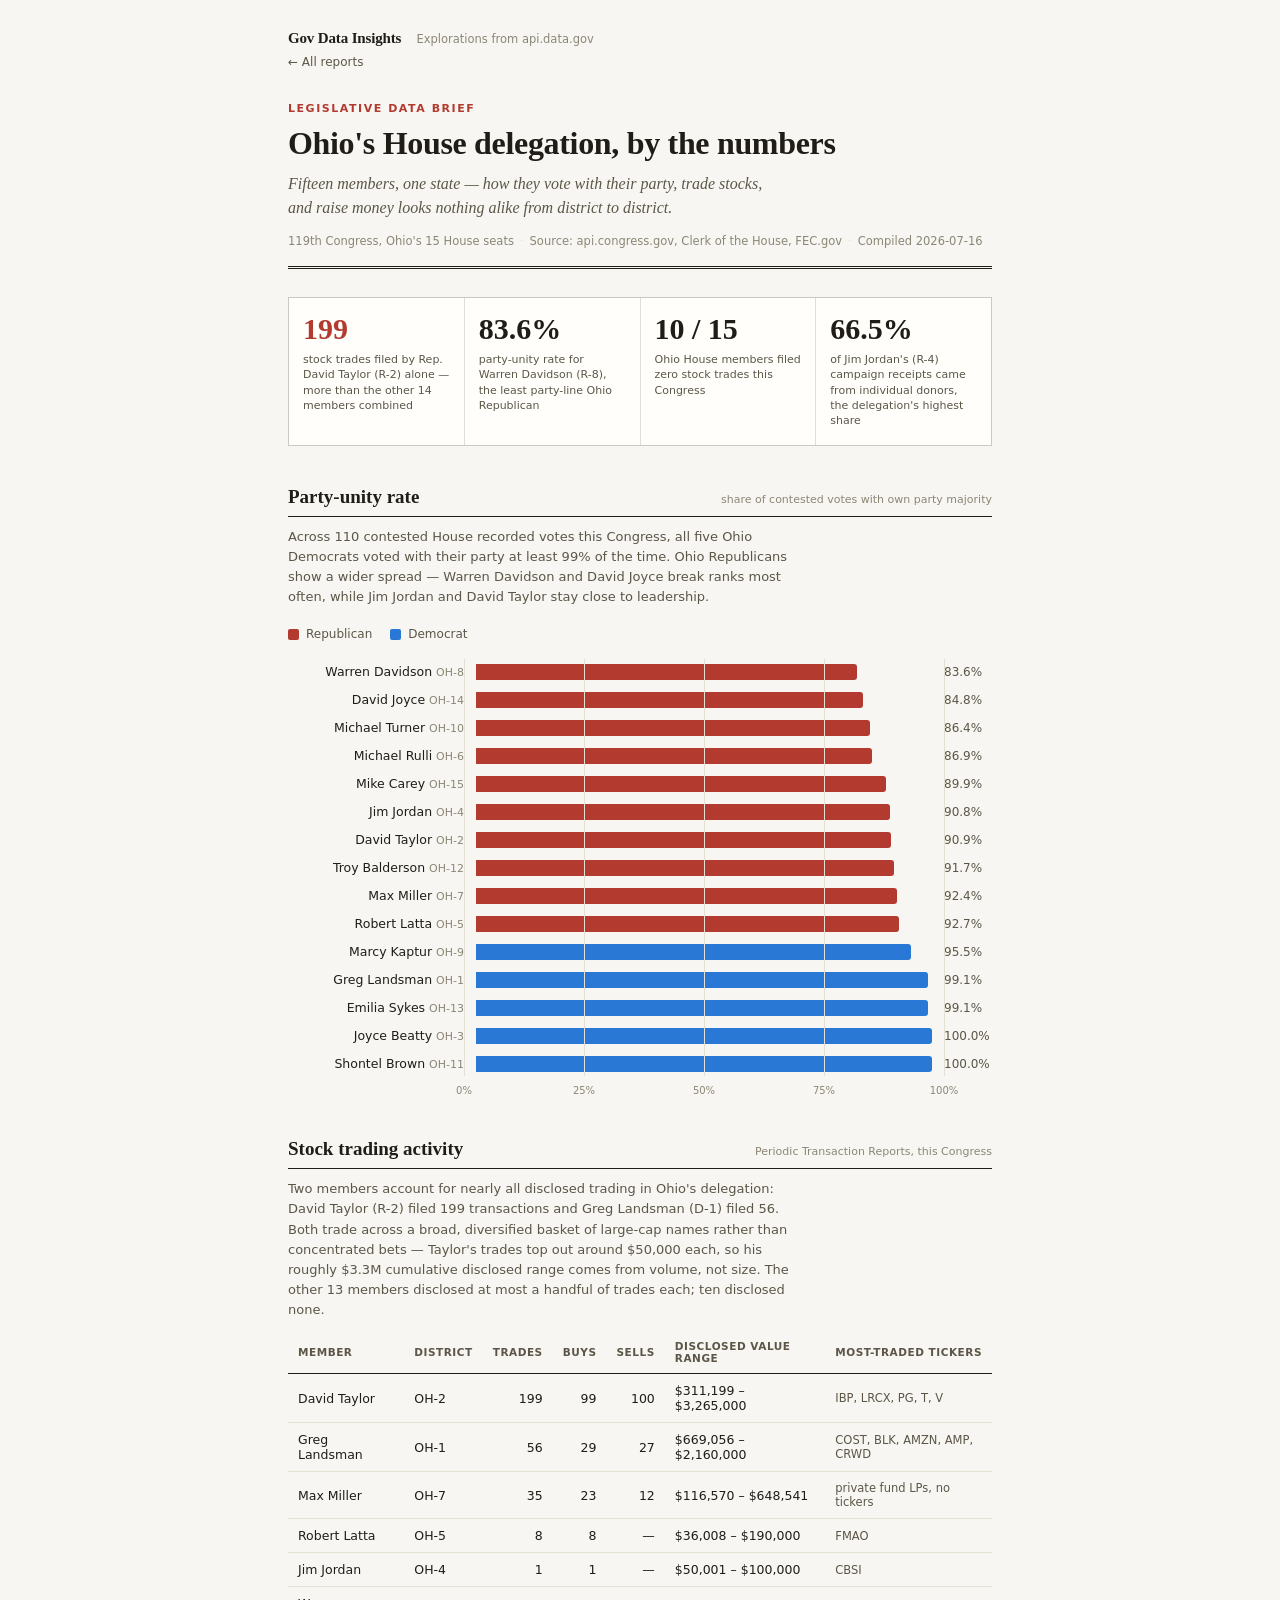
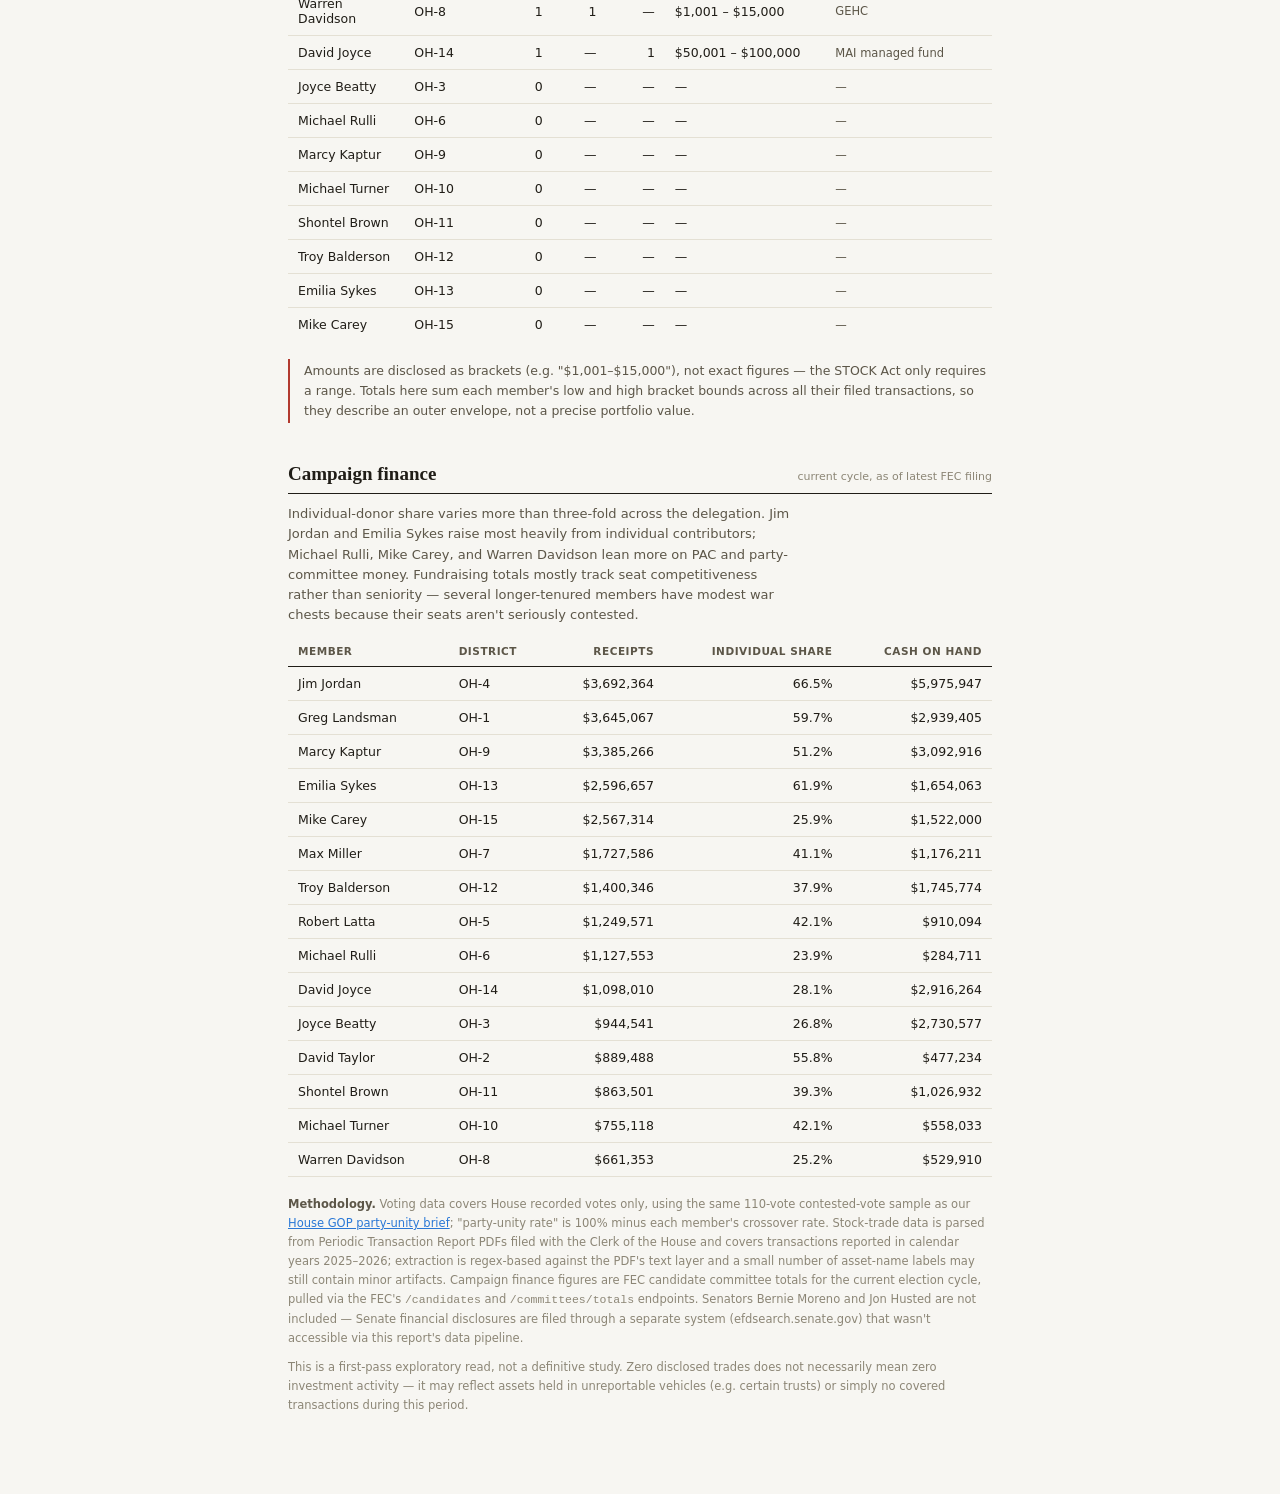
<file: docs/reports/ohio-delegation.html>
<!doctype html>
<html lang="en">
<head>
<meta charset="utf-8">
<meta name="viewport" content="width=device-width, initial-scale=1">
<title>Ohio's House delegation, by the numbers — Gov Data Insights</title>
<link rel="stylesheet" href="../assets/report.css?v=2fa65a5edb">
<!-- Google tag (gtag.js) -->
<script async src="https://www.googletagmanager.com/gtag/js?id=G-945HMWM05B"></script>
<script>
  window.dataLayer = window.dataLayer || [];
  function gtag(){dataLayer.push(arguments);}
  gtag('js', new Date());

  gtag('config', 'G-945HMWM05B');
</script>
</head>
<body>

<header class="site-header">
  <a class="site-name" href="../index.html">Gov Data Insights</a>
  <span class="site-tagline">Explorations from api.data.gov</span>
  <nav><a href="../index.html">&larr; All reports</a></nav>
</header>

<div class="report">
  <div class="masthead">
    <p class="kicker">Legislative Data Brief</p>
    <h1>Ohio's House delegation, by the numbers</h1>
    <p class="dek">Fifteen members, one state — how they vote with their party, trade stocks, and raise money looks nothing alike from district to district.</p>
    <div class="byline">
      <span>119th Congress, Ohio's 15 House seats</span><span class="sep">·</span>
      <span>Source: api.congress.gov, Clerk of the House, FEC.gov</span><span class="sep">·</span>
      <span>Compiled 2026-07-16</span>
    </div>
  </div>

  <div class="stat-strip">
    <div class="stat">
      <div class="stat-value flag">199</div>
      <div class="stat-label">stock trades filed by Rep. David Taylor (R-2) alone — more than the other 14 members combined</div>
    </div>
    <div class="stat">
      <div class="stat-value">83.6%</div>
      <div class="stat-label">party-unity rate for Warren Davidson (R-8), the least party-line Ohio Republican</div>
    </div>
    <div class="stat">
      <div class="stat-value">10 / 15</div>
      <div class="stat-label">Ohio House members filed zero stock trades this Congress</div>
    </div>
    <div class="stat">
      <div class="stat-value">66.5%</div>
      <div class="stat-label">of Jim Jordan's (R-4) campaign receipts came from individual donors, the delegation's highest share</div>
    </div>
  </div>

  <section>
    <div class="section-head">
      <h2>Party-unity rate</h2>
      <span class="section-note">share of contested votes with own party majority</span>
    </div>
    <p class="section-desc">Across 110 contested House recorded votes this Congress, all five Ohio Democrats voted with their party at least 99% of the time. Ohio Republicans show a wider spread — Warren Davidson and David Joyce break ranks most often, while Jim Jordan and David Taylor stay close to leadership.</p>
    <div class="legend">
      <div class="legend-item"><span class="legend-swatch" style="background:var(--series-a)"></span>Republican</div>
      <div class="legend-item"><span class="legend-swatch" style="background:var(--series-b)"></span>Democrat</div>
    </div>
    <div class="chart-scroll">
      <div class="bar-chart" id="unity-chart">
        <div class="grid-overlay" id="unity-grid"></div>
      </div>
    </div>
  </section>

  <section>
    <div class="section-head">
      <h2>Stock trading activity</h2>
      <span class="section-note">Periodic Transaction Reports, this Congress</span>
    </div>
    <p class="section-desc">Two members account for nearly all disclosed trading in Ohio's delegation: David Taylor (R-2) filed 199 transactions and Greg Landsman (D-1) filed 56. Both trade across a broad, diversified basket of large-cap names rather than concentrated bets — Taylor's trades top out around $50,000 each, so his roughly $3.3M cumulative disclosed range comes from volume, not size. The other 13 members disclosed at most a handful of trades each; ten disclosed none.</p>
    <div class="chart-scroll">
      <table>
        <thead>
          <tr><th>Member</th><th>District</th><th style="text-align:right">Trades</th><th style="text-align:right">Buys</th><th style="text-align:right">Sells</th><th>Disclosed value range</th><th>Most-traded tickers</th></tr>
        </thead>
        <tbody id="ptr-table-body"></tbody>
      </table>
    </div>
    <p class="callout">Amounts are disclosed as brackets (e.g. "$1,001–$15,000"), not exact figures — the STOCK Act only requires a range. Totals here sum each member's low and high bracket bounds across all their filed transactions, so they describe an outer envelope, not a precise portfolio value.</p>
  </section>

  <section>
    <div class="section-head">
      <h2>Campaign finance</h2>
      <span class="section-note">current cycle, as of latest FEC filing</span>
    </div>
    <p class="section-desc">Individual-donor share varies more than three-fold across the delegation. Jim Jordan and Emilia Sykes raise most heavily from individual contributors; Michael Rulli, Mike Carey, and Warren Davidson lean more on PAC and party-committee money. Fundraising totals mostly track seat competitiveness rather than seniority — several longer-tenured members have modest war chests because their seats aren't seriously contested.</p>
    <div class="chart-scroll">
      <table>
        <thead>
          <tr><th>Member</th><th>District</th><th style="text-align:right">Receipts</th><th style="text-align:right">Individual share</th><th style="text-align:right">Cash on hand</th></tr>
        </thead>
        <tbody id="fec-table-body"></tbody>
      </table>
    </div>
  </section>

  <div class="methodology">
    <p><strong style="color:var(--text-secondary)">Methodology.</strong> Voting data covers House recorded votes only, using the same 110-vote contested-vote sample as our <a href="house-gop-party-unity.html">House GOP party-unity brief</a>; "party-unity rate" is 100% minus each member's crossover rate. Stock-trade data is parsed from Periodic Transaction Report PDFs filed with the Clerk of the House and covers transactions reported in calendar years 2025–2026; extraction is regex-based against the PDF's text layer and a small number of asset-name labels may still contain minor artifacts. Campaign finance figures are FEC candidate committee totals for the current election cycle, pulled via the FEC's <code>/candidates</code> and <code>/committees/totals</code> endpoints. Senators Bernie Moreno and Jon Husted are not included — Senate financial disclosures are filed through a separate system (efdsearch.senate.gov) that wasn't accessible via this report's data pipeline.</p>
    <p>This is a first-pass exploratory read, not a definitive study. Zero disclosed trades does not necessarily mean zero investment activity — it may reflect assets held in unreportable vehicles (e.g. certain trusts) or simply no covered transactions during this period.</p>
  </div>
</div>

<script>
const unityData = [
  {name:"Greg Landsman", district:1, party:"D", rate:99.1},
  {name:"David Taylor", district:2, party:"R", rate:90.9},
  {name:"Joyce Beatty", district:3, party:"D", rate:100.0},
  {name:"Jim Jordan", district:4, party:"R", rate:90.8},
  {name:"Robert Latta", district:5, party:"R", rate:92.7},
  {name:"Michael Rulli", district:6, party:"R", rate:86.9},
  {name:"Max Miller", district:7, party:"R", rate:92.4},
  {name:"Warren Davidson", district:8, party:"R", rate:83.6},
  {name:"Marcy Kaptur", district:9, party:"D", rate:95.5},
  {name:"Michael Turner", district:10, party:"R", rate:86.4},
  {name:"Shontel Brown", district:11, party:"D", rate:100.0},
  {name:"Troy Balderson", district:12, party:"R", rate:91.7},
  {name:"Emilia Sykes", district:13, party:"D", rate:99.1},
  {name:"David Joyce", district:14, party:"R", rate:84.8},
  {name:"Mike Carey", district:15, party:"R", rate:89.9},
];

const ptrData = [
  {name:"David Taylor", district:2, trades:199, buys:99, sells:100, low:311199, high:3265000, tickers:"IBP, LRCX, PG, T, V"},
  {name:"Greg Landsman", district:1, trades:56, buys:29, sells:27, low:669056, high:2160000, tickers:"COST, BLK, AMZN, AMP, CRWD"},
  {name:"Max Miller", district:7, trades:35, buys:23, sells:12, low:116570, high:648541, tickers:"private fund LPs, no tickers"},
  {name:"Robert Latta", district:5, trades:8, buys:8, sells:0, low:36008, high:190000, tickers:"FMAO"},
  {name:"Jim Jordan", district:4, trades:1, buys:1, sells:0, low:50001, high:100000, tickers:"CBSI"},
  {name:"Warren Davidson", district:8, trades:1, buys:1, sells:0, low:1001, high:15000, tickers:"GEHC"},
  {name:"David Joyce", district:14, trades:1, buys:0, sells:1, low:50001, high:100000, tickers:"MAI managed fund"},
  {name:"Joyce Beatty", district:3, trades:0, buys:0, sells:0, low:0, high:0, tickers:"—"},
  {name:"Michael Rulli", district:6, trades:0, buys:0, sells:0, low:0, high:0, tickers:"—"},
  {name:"Marcy Kaptur", district:9, trades:0, buys:0, sells:0, low:0, high:0, tickers:"—"},
  {name:"Michael Turner", district:10, trades:0, buys:0, sells:0, low:0, high:0, tickers:"—"},
  {name:"Shontel Brown", district:11, trades:0, buys:0, sells:0, low:0, high:0, tickers:"—"},
  {name:"Troy Balderson", district:12, trades:0, buys:0, sells:0, low:0, high:0, tickers:"—"},
  {name:"Emilia Sykes", district:13, trades:0, buys:0, sells:0, low:0, high:0, tickers:"—"},
  {name:"Mike Carey", district:15, trades:0, buys:0, sells:0, low:0, high:0, tickers:"—"},
];

const fecData = [
  {name:"Greg Landsman", district:1, party:"D", receipts:3645067, indivPct:59.7, cash:2939405},
  {name:"David Taylor", district:2, party:"R", receipts:889488, indivPct:55.8, cash:477234},
  {name:"Joyce Beatty", district:3, party:"D", receipts:944541, indivPct:26.8, cash:2730577},
  {name:"Jim Jordan", district:4, party:"R", receipts:3692364, indivPct:66.5, cash:5975947},
  {name:"Robert Latta", district:5, party:"R", receipts:1249571, indivPct:42.1, cash:910094},
  {name:"Michael Rulli", district:6, party:"R", receipts:1127553, indivPct:23.9, cash:284711},
  {name:"Max Miller", district:7, party:"R", receipts:1727586, indivPct:41.1, cash:1176211},
  {name:"Warren Davidson", district:8, party:"R", receipts:661353, indivPct:25.2, cash:529910},
  {name:"Marcy Kaptur", district:9, party:"D", receipts:3385266, indivPct:51.2, cash:3092916},
  {name:"Michael Turner", district:10, party:"R", receipts:755118, indivPct:42.1, cash:558033},
  {name:"Shontel Brown", district:11, party:"D", receipts:863501, indivPct:39.3, cash:1026932},
  {name:"Troy Balderson", district:12, party:"R", receipts:1400346, indivPct:37.9, cash:1745774},
  {name:"Emilia Sykes", district:13, party:"D", receipts:2596657, indivPct:61.9, cash:1654063},
  {name:"David Joyce", district:14, party:"R", receipts:1098010, indivPct:28.1, cash:2916264},
  {name:"Mike Carey", district:15, party:"R", receipts:2567314, indivPct:25.9, cash:1522000},
];

// ---- Unity bar chart ----
const maxRate = 100;
const unityChart = document.getElementById("unity-chart");
const unityGrid = document.getElementById("unity-grid");
unityData.slice().sort((a,b)=>a.rate-b.rate).forEach(d => {
  const row = document.createElement("div");
  row.className = "bar-row";
  const color = d.party === "R" ? "var(--series-a)" : "var(--series-b)";
  const widthPct = (d.rate / maxRate) * 100;
  row.innerHTML = `
    <div class="bar-name">${d.name} <span class="st">OH-${d.district}</span></div>
    <div class="bar-track"><div class="bar-fill" style="width:${widthPct}%; background:${color};"></div></div>
    <div class="bar-value">${d.rate.toFixed(1)}%</div>
  `;
  unityChart.insertBefore(row, unityGrid);
});
[0,25,50,75,100].forEach(t => {
  const pct = (t / maxRate) * 100;
  const line = document.createElement("div");
  line.className = "grid-line";
  line.style.left = pct + "%";
  const tick = document.createElement("div");
  tick.className = "grid-tick";
  tick.style.left = pct + "%";
  tick.textContent = t + "%";
  unityGrid.appendChild(line);
  unityGrid.appendChild(tick);
});

// ---- PTR table ----
const fmtMoney = n => n ? `$${n.toLocaleString()}` : "—";
const ptrBody = document.getElementById("ptr-table-body");
ptrData.forEach(d => {
  const tr = document.createElement("tr");
  const range = d.trades ? `${fmtMoney(d.low)} – ${fmtMoney(d.high)}` : "—";
  tr.innerHTML = `
    <td>${d.name}</td>
    <td>OH-${d.district}</td>
    <td class="num">${d.trades}</td>
    <td class="num">${d.buys || "—"}</td>
    <td class="num">${d.sells || "—"}</td>
    <td>${range}</td>
    <td style="font-size:11.5px;color:var(--text-secondary)">${d.tickers}</td>
  `;
  ptrBody.appendChild(tr);
});

// ---- FEC table ----
const fecBody = document.getElementById("fec-table-body");
fecData.slice().sort((a,b)=>b.receipts-a.receipts).forEach(d => {
  const tr = document.createElement("tr");
  tr.innerHTML = `
    <td>${d.name}</td>
    <td>OH-${d.district}</td>
    <td class="num">${fmtMoney(d.receipts)}</td>
    <td class="num">${d.indivPct}%</td>
    <td class="num">${d.cash ? fmtMoney(d.cash) : "n/a"}</td>
  `;
  fecBody.appendChild(tr);
});
</script>
</body>
</html>
</file>
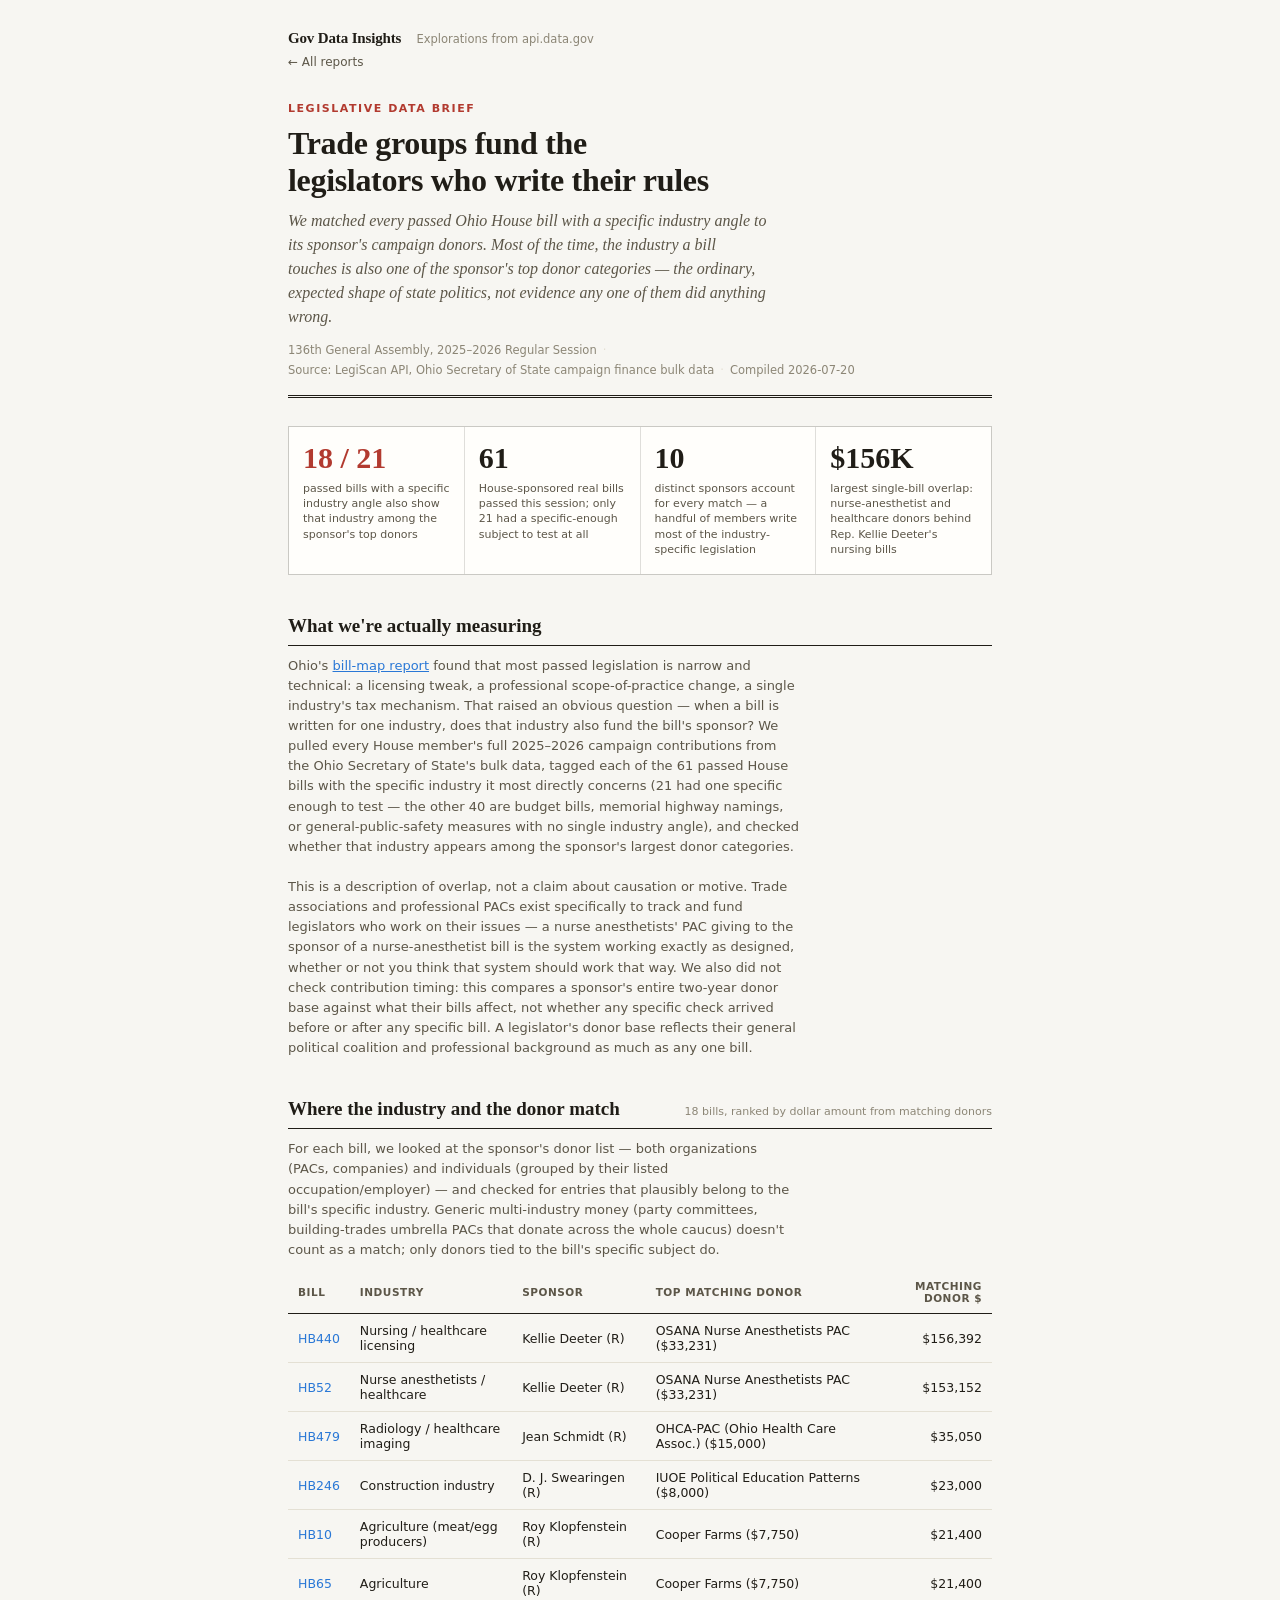
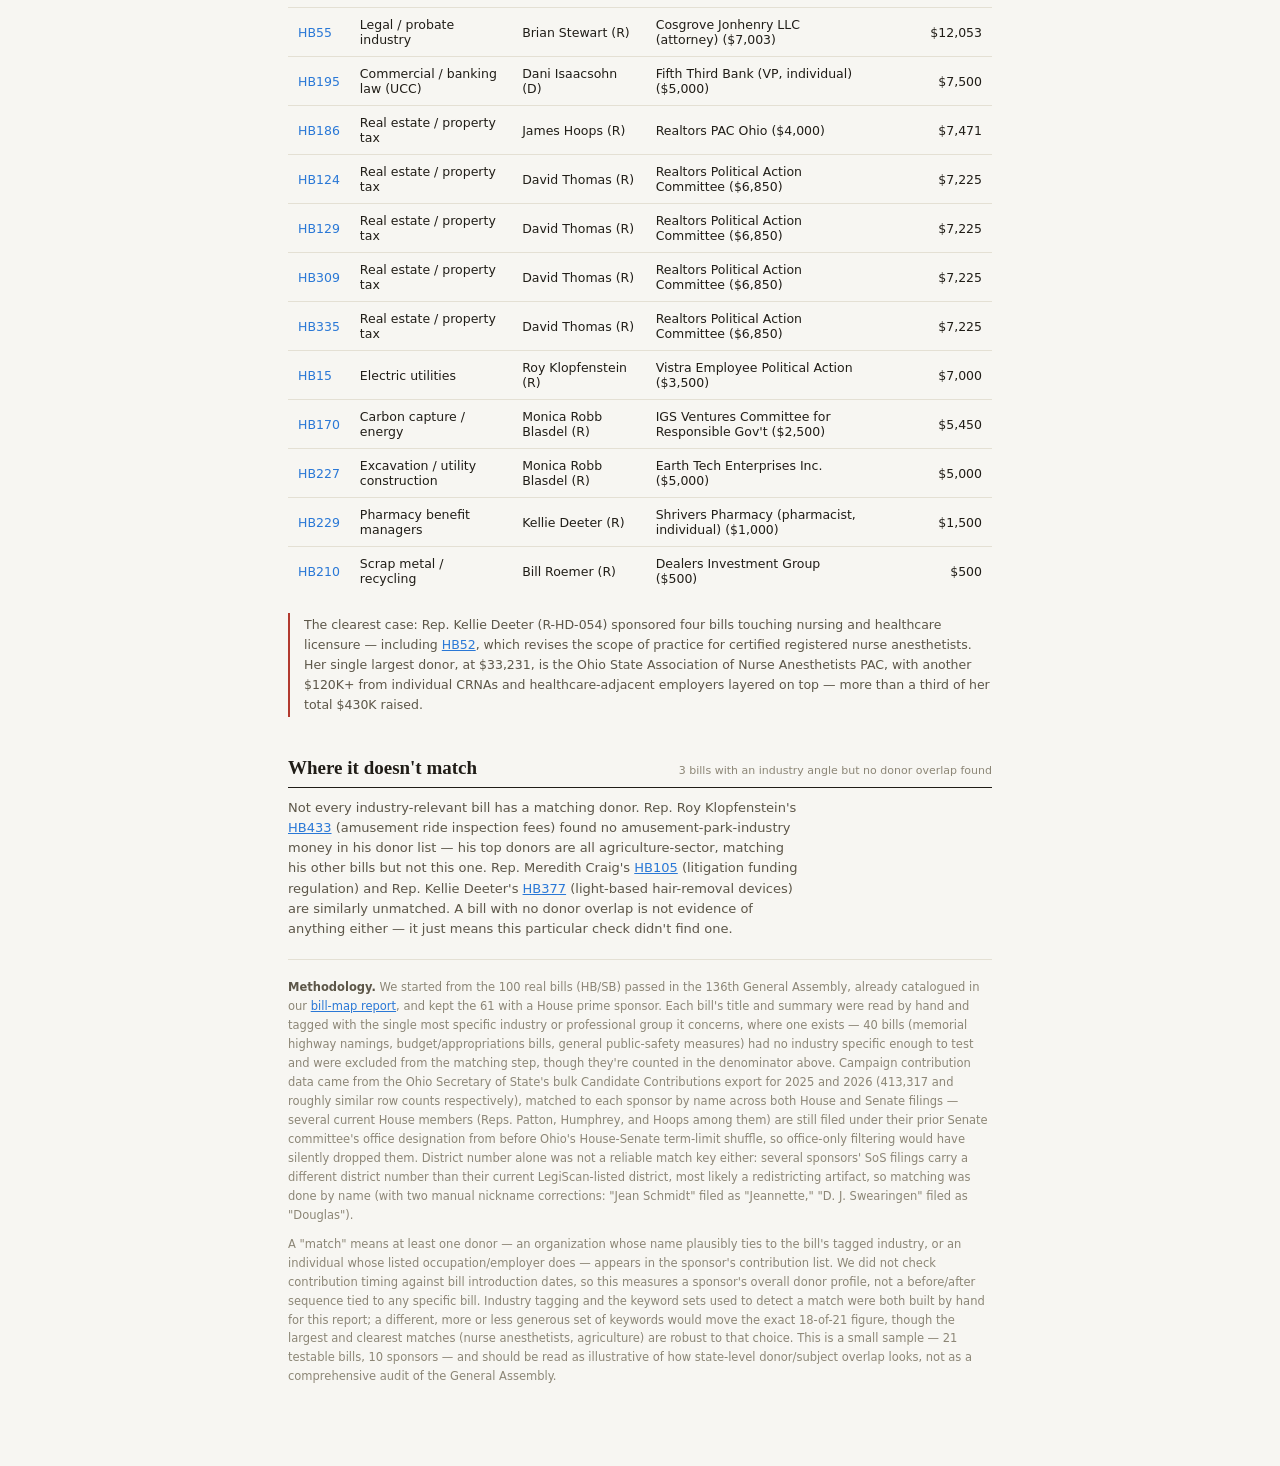
<file: docs/reports/ohio-donor-bill-overlap.html>
<!doctype html>
<html lang="en">
<head>
<meta charset="utf-8">
<meta name="viewport" content="width=device-width, initial-scale=1">
<title>Trade groups fund the legislators who write their rules — Gov Data Insights</title>
<link rel="stylesheet" href="../assets/report.css?v=2fa65a5edb">
<!-- Google tag (gtag.js) -->
<script async src="https://www.googletagmanager.com/gtag/js?id=G-945HMWM05B"></script>
<script>
  window.dataLayer = window.dataLayer || [];
  function gtag(){dataLayer.push(arguments);}
  gtag('js', new Date());

  gtag('config', 'G-945HMWM05B');
</script>
</head>
<body>

<header class="site-header">
  <a class="site-name" href="../index.html">Gov Data Insights</a>
  <span class="site-tagline">Explorations from api.data.gov</span>
  <nav><a href="../index.html">&larr; All reports</a></nav>
</header>

<div class="report">
  <div class="masthead">
    <p class="kicker">Legislative Data Brief</p>
    <h1>Trade groups fund the legislators who write their rules</h1>
    <p class="dek">We matched every passed Ohio House bill with a specific industry angle to its sponsor's campaign donors. Most of the time, the industry a bill touches is also one of the sponsor's top donor categories &mdash; the ordinary, expected shape of state politics, not evidence any one of them did anything wrong.</p>
    <div class="byline">
      <span>136th General Assembly, 2025&ndash;2026 Regular Session</span><span class="sep">·</span>
      <span>Source: LegiScan API, Ohio Secretary of State campaign finance bulk data</span><span class="sep">·</span>
      <span>Compiled 2026-07-20</span>
    </div>
  </div>

  <div class="stat-strip">
    <div class="stat">
      <div class="stat-value flag">18 / 21</div>
      <div class="stat-label">passed bills with a specific industry angle also show that industry among the sponsor's top donors</div>
    </div>
    <div class="stat">
      <div class="stat-value">61</div>
      <div class="stat-label">House-sponsored real bills passed this session; only 21 had a specific-enough subject to test at all</div>
    </div>
    <div class="stat">
      <div class="stat-value">10</div>
      <div class="stat-label">distinct sponsors account for every match &mdash; a handful of members write most of the industry-specific legislation</div>
    </div>
    <div class="stat">
      <div class="stat-value">$156K</div>
      <div class="stat-label">largest single-bill overlap: nurse-anesthetist and healthcare donors behind Rep. Kellie Deeter's nursing bills</div>
    </div>
  </div>

  <section>
    <div class="section-head">
      <h2>What we're actually measuring</h2>
    </div>
    <p class="section-desc">Ohio's <a href="ohio-bill-map.html">bill-map report</a> found that most passed legislation is narrow and technical: a licensing tweak, a professional scope-of-practice change, a single industry's tax mechanism. That raised an obvious question &mdash; when a bill is written for one industry, does that industry also fund the bill's sponsor? We pulled every House member's full 2025&ndash;2026 campaign contributions from the Ohio Secretary of State's bulk data, tagged each of the 61 passed House bills with the specific industry it most directly concerns (21 had one specific enough to test &mdash; the other 40 are budget bills, memorial highway namings, or general-public-safety measures with no single industry angle), and checked whether that industry appears among the sponsor's largest donor categories.</p>
    <p class="section-desc">This is a description of overlap, not a claim about causation or motive. Trade associations and professional PACs exist specifically to track and fund legislators who work on their issues &mdash; a nurse anesthetists' PAC giving to the sponsor of a nurse-anesthetist bill is the system working exactly as designed, whether or not you think that system should work that way. We also did not check contribution timing: this compares a sponsor's entire two-year donor base against what their bills affect, not whether any specific check arrived before or after any specific bill. A legislator's donor base reflects their general political coalition and professional background as much as any one bill.</p>
  </section>

  <section>
    <div class="section-head">
      <h2>Where the industry and the donor match</h2>
      <span class="section-note">18 bills, ranked by dollar amount from matching donors</span>
    </div>
    <p class="section-desc">For each bill, we looked at the sponsor's donor list &mdash; both organizations (PACs, companies) and individuals (grouped by their listed occupation/employer) &mdash; and checked for entries that plausibly belong to the bill's specific industry. Generic multi-industry money (party committees, building-trades umbrella PACs that donate across the whole caucus) doesn't count as a match; only donors tied to the bill's specific subject do.</p>
    <div class="chart-scroll">
      <table>
        <thead>
          <tr><th>Bill</th><th>Industry</th><th>Sponsor</th><th>Top matching donor</th><th style="text-align:right">Matching donor $</th></tr>
        </thead>
        <tbody id="match-table-body"></tbody>
      </table>
    </div>
    <p class="callout">The clearest case: Rep. Kellie Deeter (R-HD-054) sponsored four bills touching nursing and healthcare licensure &mdash; including <a href="https://legiscan.com/OH/bill/HB52/2025" target="_blank" rel="noopener">HB52</a>, which revises the scope of practice for certified registered nurse anesthetists. Her single largest donor, at $33,231, is the Ohio State Association of Nurse Anesthetists PAC, with another $120K+ from individual CRNAs and healthcare-adjacent employers layered on top &mdash; more than a third of her total $430K raised.</p>
  </section>

  <section>
    <div class="section-head">
      <h2>Where it doesn't match</h2>
      <span class="section-note">3 bills with an industry angle but no donor overlap found</span>
    </div>
    <p class="section-desc">Not every industry-relevant bill has a matching donor. Rep. Roy Klopfenstein's <a href="https://legiscan.com/OH/bill/HB433/2025" target="_blank" rel="noopener">HB433</a> (amusement ride inspection fees) found no amusement-park-industry money in his donor list &mdash; his top donors are all agriculture-sector, matching his other bills but not this one. Rep. Meredith Craig's <a href="https://legiscan.com/OH/bill/HB105/2025" target="_blank" rel="noopener">HB105</a> (litigation funding regulation) and Rep. Kellie Deeter's <a href="https://legiscan.com/OH/bill/HB377/2025" target="_blank" rel="noopener">HB377</a> (light-based hair-removal devices) are similarly unmatched. A bill with no donor overlap is not evidence of anything either &mdash; it just means this particular check didn't find one.</p>
  </section>

  <div class="methodology">
    <p><strong style="color:var(--text-secondary)">Methodology.</strong> We started from the 100 real bills (HB/SB) passed in the 136th General Assembly, already catalogued in our <a href="ohio-bill-map.html">bill-map report</a>, and kept the 61 with a House prime sponsor. Each bill's title and summary were read by hand and tagged with the single most specific industry or professional group it concerns, where one exists &mdash; 40 bills (memorial highway namings, budget/appropriations bills, general public-safety measures) had no industry specific enough to test and were excluded from the matching step, though they're counted in the denominator above. Campaign contribution data came from the Ohio Secretary of State's bulk Candidate Contributions export for 2025 and 2026 (413,317 and roughly similar row counts respectively), matched to each sponsor by name across both House and Senate filings &mdash; several current House members (Reps. Patton, Humphrey, and Hoops among them) are still filed under their prior Senate committee's office designation from before Ohio's House-Senate term-limit shuffle, so office-only filtering would have silently dropped them. District number alone was not a reliable match key either: several sponsors' SoS filings carry a different district number than their current LegiScan-listed district, most likely a redistricting artifact, so matching was done by name (with two manual nickname corrections: "Jean Schmidt" filed as "Jeannette," "D. J. Swearingen" filed as "Douglas").</p>
    <p>A "match" means at least one donor &mdash; an organization whose name plausibly ties to the bill's tagged industry, or an individual whose listed occupation/employer does &mdash; appears in the sponsor's contribution list. We did not check contribution timing against bill introduction dates, so this measures a sponsor's overall donor profile, not a before/after sequence tied to any specific bill. Industry tagging and the keyword sets used to detect a match were both built by hand for this report; a different, more or less generous set of keywords would move the exact 18-of-21 figure, though the largest and clearest matches (nurse anesthetists, agriculture) are robust to that choice. This is a small sample &mdash; 21 testable bills, 10 sponsors &mdash; and should be read as illustrative of how state-level donor/subject overlap looks, not as a comprehensive audit of the General Assembly.</p>
  </div>
</div>

<script>
const matches = [
  {number:"HB440", url:"https://legiscan.com/OH/bill/HB440/2025", industry:"Nursing / healthcare licensing", sponsor:"Kellie Deeter", party:"R", amount:156392, topDonor:"OSANA Nurse Anesthetists PAC", topDonorAmount:33231},
  {number:"HB52", url:"https://legiscan.com/OH/bill/HB52/2025", industry:"Nurse anesthetists / healthcare", sponsor:"Kellie Deeter", party:"R", amount:153152, topDonor:"OSANA Nurse Anesthetists PAC", topDonorAmount:33231},
  {number:"HB479", url:"https://legiscan.com/OH/bill/HB479/2025", industry:"Radiology / healthcare imaging", sponsor:"Jean Schmidt", party:"R", amount:35050, topDonor:"OHCA-PAC (Ohio Health Care Assoc.)", topDonorAmount:15000},
  {number:"HB246", url:"https://legiscan.com/OH/bill/HB246/2025", industry:"Construction industry", sponsor:"D. J. Swearingen", party:"R", amount:23000, topDonor:"IUOE Political Education Patterns", topDonorAmount:8000},
  {number:"HB10", url:"https://legiscan.com/OH/bill/HB10/2025", industry:"Agriculture (meat/egg producers)", sponsor:"Roy Klopfenstein", party:"R", amount:21400, topDonor:"Cooper Farms", topDonorAmount:7750},
  {number:"HB65", url:"https://legiscan.com/OH/bill/HB65/2025", industry:"Agriculture", sponsor:"Roy Klopfenstein", party:"R", amount:21400, topDonor:"Cooper Farms", topDonorAmount:7750},
  {number:"HB55", url:"https://legiscan.com/OH/bill/HB55/2025", industry:"Legal / probate industry", sponsor:"Brian Stewart", party:"R", amount:12053, topDonor:"Cosgrove Jonhenry LLC (attorney)", topDonorAmount:7003},
  {number:"HB195", url:"https://legiscan.com/OH/bill/HB195/2025", industry:"Commercial / banking law (UCC)", sponsor:"Dani Isaacsohn", party:"D", amount:7500, topDonor:"Fifth Third Bank (VP, individual)", topDonorAmount:5000},
  {number:"HB186", url:"https://legiscan.com/OH/bill/HB186/2025", industry:"Real estate / property tax", sponsor:"James Hoops", party:"R", amount:7471, topDonor:"Realtors PAC Ohio", topDonorAmount:4000},
  {number:"HB124", url:"https://legiscan.com/OH/bill/HB124/2025", industry:"Real estate / property tax", sponsor:"David Thomas", party:"R", amount:7225, topDonor:"Realtors Political Action Committee", topDonorAmount:6850},
  {number:"HB129", url:"https://legiscan.com/OH/bill/HB129/2025", industry:"Real estate / property tax", sponsor:"David Thomas", party:"R", amount:7225, topDonor:"Realtors Political Action Committee", topDonorAmount:6850},
  {number:"HB309", url:"https://legiscan.com/OH/bill/HB309/2025", industry:"Real estate / property tax", sponsor:"David Thomas", party:"R", amount:7225, topDonor:"Realtors Political Action Committee", topDonorAmount:6850},
  {number:"HB335", url:"https://legiscan.com/OH/bill/HB335/2025", industry:"Real estate / property tax", sponsor:"David Thomas", party:"R", amount:7225, topDonor:"Realtors Political Action Committee", topDonorAmount:6850},
  {number:"HB15", url:"https://legiscan.com/OH/bill/HB15/2025", industry:"Electric utilities", sponsor:"Roy Klopfenstein", party:"R", amount:7000, topDonor:"Vistra Employee Political Action", topDonorAmount:3500},
  {number:"HB170", url:"https://legiscan.com/OH/bill/HB170/2025", industry:"Carbon capture / energy", sponsor:"Monica Robb Blasdel", party:"R", amount:5450, topDonor:"IGS Ventures Committee for Responsible Gov't", topDonorAmount:2500},
  {number:"HB227", url:"https://legiscan.com/OH/bill/HB227/2025", industry:"Excavation / utility construction", sponsor:"Monica Robb Blasdel", party:"R", amount:5000, topDonor:"Earth Tech Enterprises Inc.", topDonorAmount:5000},
  {number:"HB229", url:"https://legiscan.com/OH/bill/HB229/2025", industry:"Pharmacy benefit managers", sponsor:"Kellie Deeter", party:"R", amount:1500, topDonor:"Shrivers Pharmacy (pharmacist, individual)", topDonorAmount:1000},
  {number:"HB210", url:"https://legiscan.com/OH/bill/HB210/2025", industry:"Scrap metal / recycling", sponsor:"Bill Roemer", party:"R", amount:500, topDonor:"Dealers Investment Group", topDonorAmount:500},
];

const tbody = document.getElementById("match-table-body");
matches.forEach(m => {
  const tr = document.createElement("tr");
  tr.innerHTML = `
    <td><a class="bill-link" href="${m.url}" target="_blank" rel="noopener">${m.number}</a></td>
    <td>${m.industry}</td>
    <td>${m.sponsor} <span class="st">(${m.party})</span></td>
    <td>${m.topDonor} <span class="st">($${m.topDonorAmount.toLocaleString()})</span></td>
    <td class="num">$${m.amount.toLocaleString()}</td>
  `;
  tbody.appendChild(tr);
});
</script>

</body>
</html>
</file>
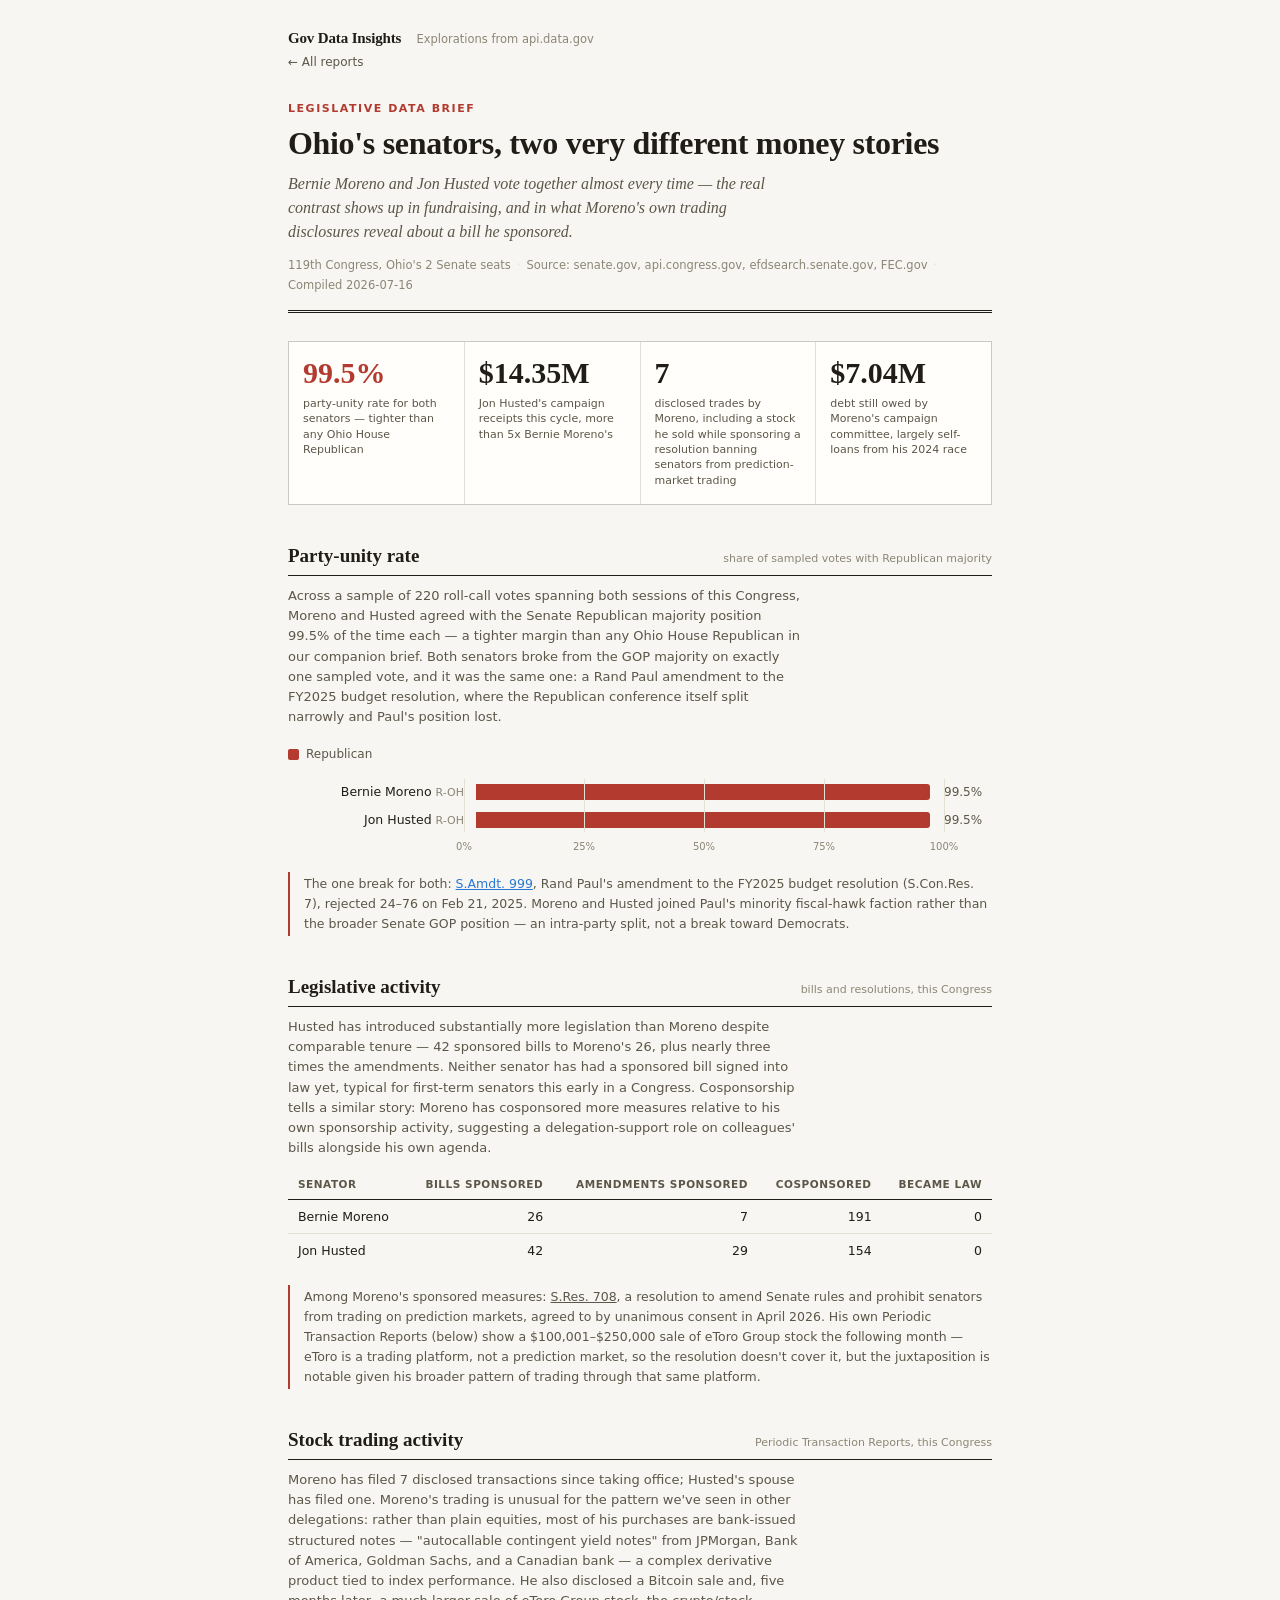
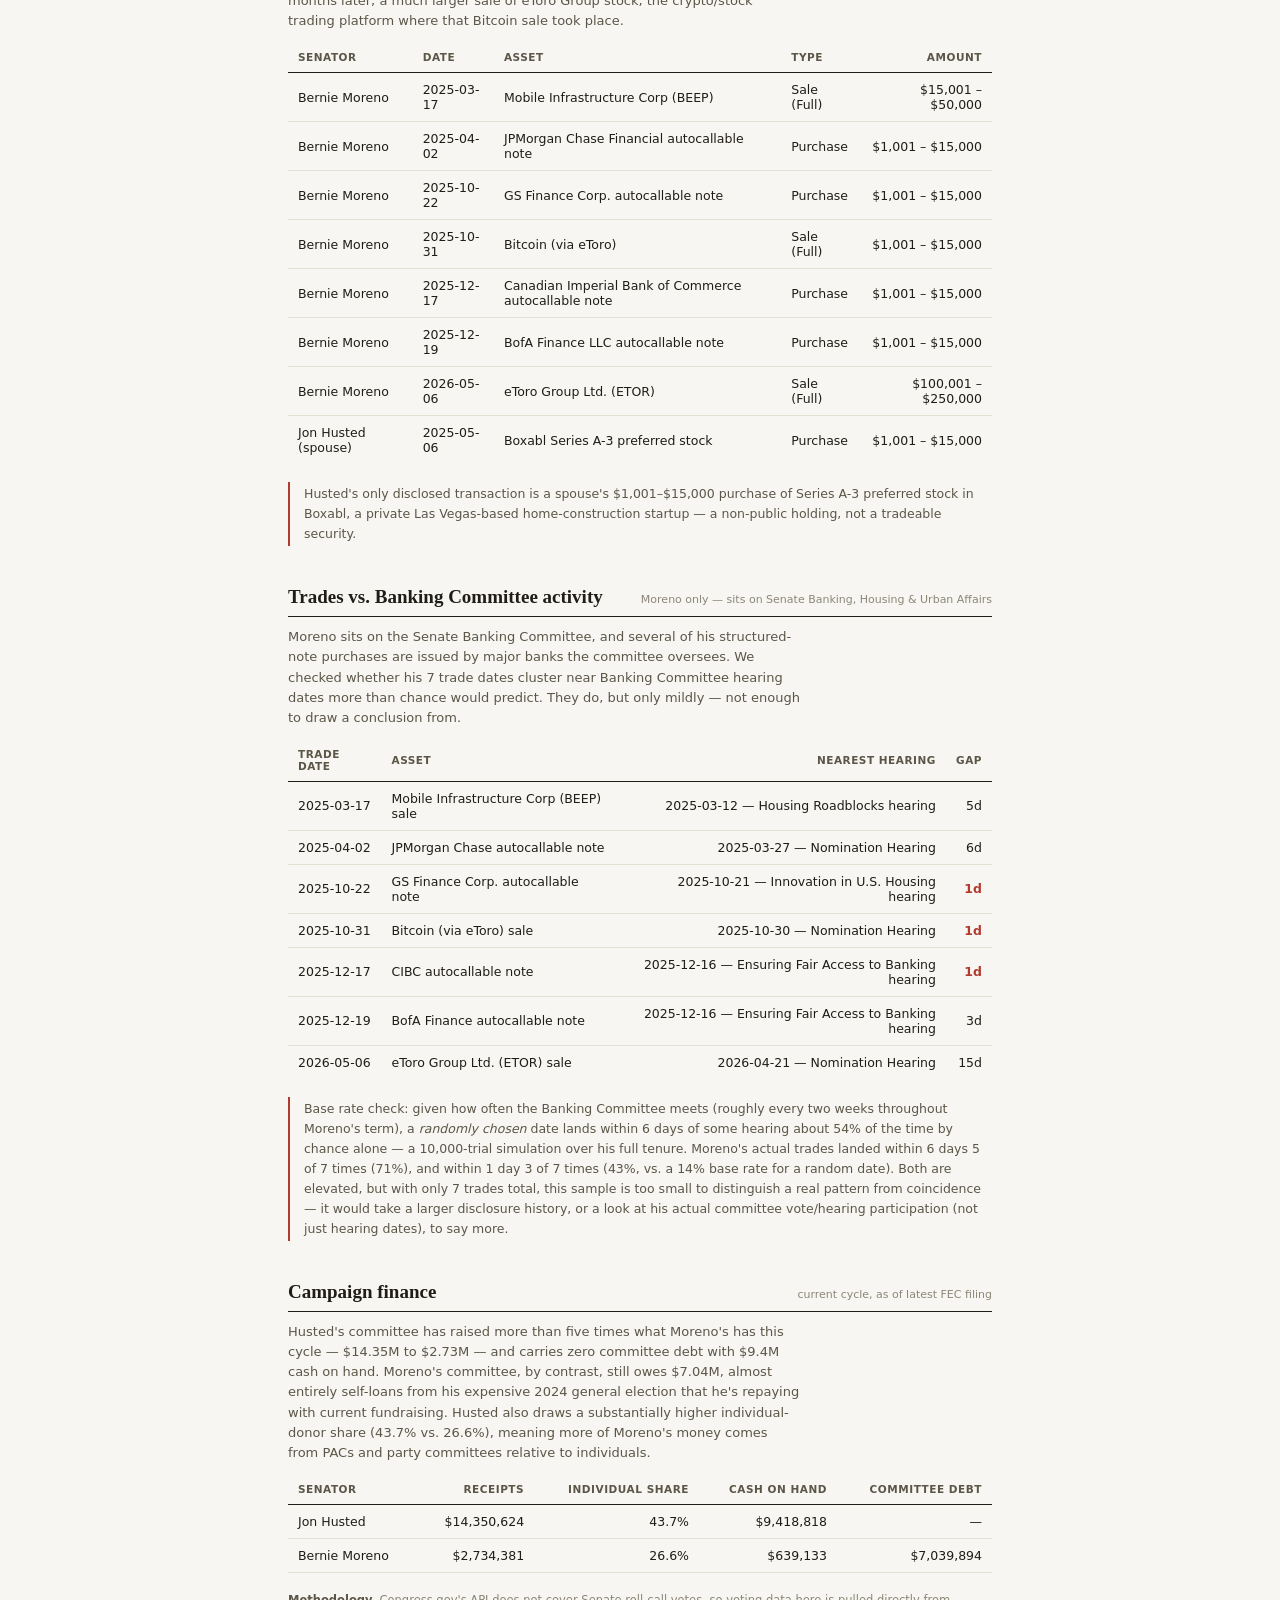
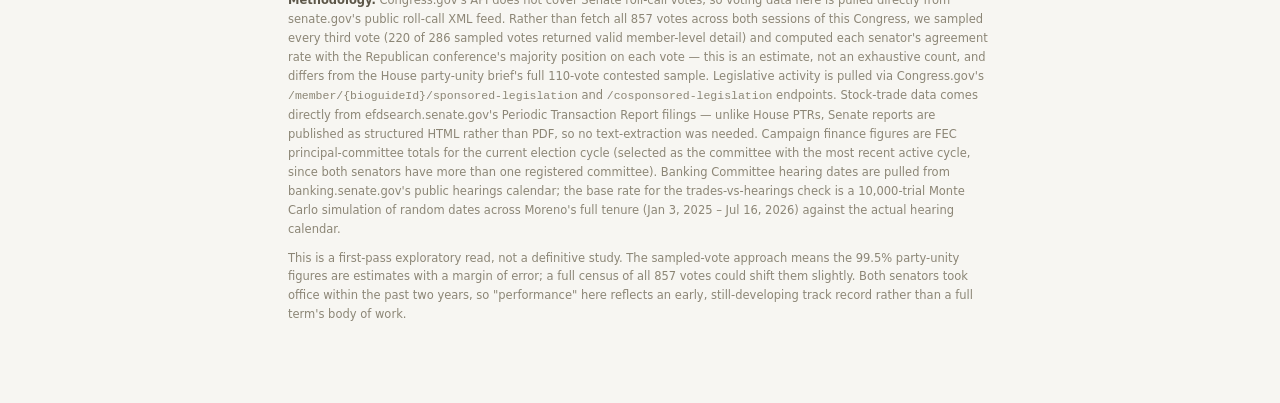
<file: docs/reports/ohio-senators.html>
<!doctype html>
<html lang="en">
<head>
<meta charset="utf-8">
<meta name="viewport" content="width=device-width, initial-scale=1">
<title>Ohio's senators, two very different money stories — Gov Data Insights</title>
<link rel="stylesheet" href="../assets/report.css?v=2fa65a5edb">
<!-- Google tag (gtag.js) -->
<script async src="https://www.googletagmanager.com/gtag/js?id=G-945HMWM05B"></script>
<script>
  window.dataLayer = window.dataLayer || [];
  function gtag(){dataLayer.push(arguments);}
  gtag('js', new Date());

  gtag('config', 'G-945HMWM05B');
</script>
</head>
<body>

<header class="site-header">
  <a class="site-name" href="../index.html">Gov Data Insights</a>
  <span class="site-tagline">Explorations from api.data.gov</span>
  <nav><a href="../index.html">&larr; All reports</a></nav>
</header>

<div class="report">
  <div class="masthead">
    <p class="kicker">Legislative Data Brief</p>
    <h1>Ohio's senators, two very different money stories</h1>
    <p class="dek">Bernie Moreno and Jon Husted vote together almost every time — the real contrast shows up in fundraising, and in what Moreno's own trading disclosures reveal about a bill he sponsored.</p>
    <div class="byline">
      <span>119th Congress, Ohio's 2 Senate seats</span><span class="sep">·</span>
      <span>Source: senate.gov, api.congress.gov, efdsearch.senate.gov, FEC.gov</span><span class="sep">·</span>
      <span>Compiled 2026-07-16</span>
    </div>
  </div>

  <div class="stat-strip">
    <div class="stat">
      <div class="stat-value flag">99.5%</div>
      <div class="stat-label">party-unity rate for both senators — tighter than any Ohio House Republican</div>
    </div>
    <div class="stat">
      <div class="stat-value">$14.35M</div>
      <div class="stat-label">Jon Husted's campaign receipts this cycle, more than 5x Bernie Moreno's</div>
    </div>
    <div class="stat">
      <div class="stat-value">7</div>
      <div class="stat-label">disclosed trades by Moreno, including a stock he sold while sponsoring a resolution banning senators from prediction-market trading</div>
    </div>
    <div class="stat">
      <div class="stat-value">$7.04M</div>
      <div class="stat-label">debt still owed by Moreno's campaign committee, largely self-loans from his 2024 race</div>
    </div>
  </div>

  <section>
    <div class="section-head">
      <h2>Party-unity rate</h2>
      <span class="section-note">share of sampled votes with Republican majority</span>
    </div>
    <p class="section-desc">Across a sample of 220 roll-call votes spanning both sessions of this Congress, Moreno and Husted agreed with the Senate Republican majority position 99.5% of the time each — a tighter margin than any Ohio House Republican in our companion brief. Both senators broke from the GOP majority on exactly one sampled vote, and it was the same one: a Rand Paul amendment to the FY2025 budget resolution, where the Republican conference itself split narrowly and Paul's position lost.</p>
    <div class="legend">
      <div class="legend-item"><span class="legend-swatch" style="background:var(--series-a)"></span>Republican</div>
    </div>
    <div class="chart-scroll">
      <div class="bar-chart" id="unity-chart">
        <div class="grid-overlay" id="unity-grid"></div>
      </div>
    </div>
    <p class="callout">The one break for both: <a href="https://www.congress.gov/amendment/119th-congress/senate-amendment/999" target="_blank" rel="noopener">S.Amdt. 999</a>, Rand Paul's amendment to the FY2025 budget resolution (S.Con.Res. 7), rejected 24–76 on Feb 21, 2025. Moreno and Husted joined Paul's minority fiscal-hawk faction rather than the broader Senate GOP position — an intra-party split, not a break toward Democrats.</p>
  </section>

  <section>
    <div class="section-head">
      <h2>Legislative activity</h2>
      <span class="section-note">bills and resolutions, this Congress</span>
    </div>
    <p class="section-desc">Husted has introduced substantially more legislation than Moreno despite comparable tenure — 42 sponsored bills to Moreno's 26, plus nearly three times the amendments. Neither senator has had a sponsored bill signed into law yet, typical for first-term senators this early in a Congress. Cosponsorship tells a similar story: Moreno has cosponsored more measures relative to his own sponsorship activity, suggesting a delegation-support role on colleagues' bills alongside his own agenda.</p>
    <div class="chart-scroll">
      <table>
        <thead>
          <tr><th>Senator</th><th style="text-align:right">Bills sponsored</th><th style="text-align:right">Amendments sponsored</th><th style="text-align:right">Cosponsored</th><th style="text-align:right">Became law</th></tr>
        </thead>
        <tbody id="leg-table-body"></tbody>
      </table>
    </div>
    <p class="callout">Among Moreno's sponsored measures: <a href="https://www.congress.gov/amendment/119th-congress/senate-amendment/999" target="_blank" rel="noopener" style="color:inherit">S.Res. 708</a>, a resolution to amend Senate rules and prohibit senators from trading on prediction markets, agreed to by unanimous consent in April 2026. His own Periodic Transaction Reports (below) show a $100,001–$250,000 sale of eToro Group stock the following month — eToro is a trading platform, not a prediction market, so the resolution doesn't cover it, but the juxtaposition is notable given his broader pattern of trading through that same platform.</p>
  </section>

  <section>
    <div class="section-head">
      <h2>Stock trading activity</h2>
      <span class="section-note">Periodic Transaction Reports, this Congress</span>
    </div>
    <p class="section-desc">Moreno has filed 7 disclosed transactions since taking office; Husted's spouse has filed one. Moreno's trading is unusual for the pattern we've seen in other delegations: rather than plain equities, most of his purchases are bank-issued structured notes — "autocallable contingent yield notes" from JPMorgan, Bank of America, Goldman Sachs, and a Canadian bank — a complex derivative product tied to index performance. He also disclosed a Bitcoin sale and, five months later, a much larger sale of eToro Group stock, the crypto/stock trading platform where that Bitcoin sale took place.</p>
    <div class="chart-scroll">
      <table>
        <thead>
          <tr><th>Senator</th><th>Date</th><th>Asset</th><th>Type</th><th style="text-align:right">Amount</th></tr>
        </thead>
        <tbody id="ptr-table-body"></tbody>
      </table>
    </div>
    <p class="callout">Husted's only disclosed transaction is a spouse's $1,001–$15,000 purchase of Series A-3 preferred stock in Boxabl, a private Las Vegas-based home-construction startup — a non-public holding, not a tradeable security.</p>
  </section>

  <section>
    <div class="section-head">
      <h2>Trades vs. Banking Committee activity</h2>
      <span class="section-note">Moreno only — sits on Senate Banking, Housing &amp; Urban Affairs</span>
    </div>
    <p class="section-desc">Moreno sits on the Senate Banking Committee, and several of his structured-note purchases are issued by major banks the committee oversees. We checked whether his 7 trade dates cluster near Banking Committee hearing dates more than chance would predict. They do, but only mildly — not enough to draw a conclusion from.</p>
    <div class="chart-scroll">
      <table>
        <thead>
          <tr><th>Trade date</th><th>Asset</th><th style="text-align:right">Nearest hearing</th><th style="text-align:right">Gap</th></tr>
        </thead>
        <tbody id="cluster-table-body"></tbody>
      </table>
    </div>
    <p class="callout">Base rate check: given how often the Banking Committee meets (roughly every two weeks throughout Moreno's term), a <em>randomly chosen</em> date lands within 6 days of some hearing about 54% of the time by chance alone — a 10,000-trial simulation over his full tenure. Moreno's actual trades landed within 6 days 5 of 7 times (71%), and within 1 day 3 of 7 times (43%, vs. a 14% base rate for a random date). Both are elevated, but with only 7 trades total, this sample is too small to distinguish a real pattern from coincidence — it would take a larger disclosure history, or a look at his actual committee vote/hearing participation (not just hearing dates), to say more.</p>
  </section>

  <section>
    <div class="section-head">
      <h2>Campaign finance</h2>
      <span class="section-note">current cycle, as of latest FEC filing</span>
    </div>
    <p class="section-desc">Husted's committee has raised more than five times what Moreno's has this cycle — $14.35M to $2.73M — and carries zero committee debt with $9.4M cash on hand. Moreno's committee, by contrast, still owes $7.04M, almost entirely self-loans from his expensive 2024 general election that he's repaying with current fundraising. Husted also draws a substantially higher individual-donor share (43.7% vs. 26.6%), meaning more of Moreno's money comes from PACs and party committees relative to individuals.</p>
    <div class="chart-scroll">
      <table>
        <thead>
          <tr><th>Senator</th><th style="text-align:right">Receipts</th><th style="text-align:right">Individual share</th><th style="text-align:right">Cash on hand</th><th style="text-align:right">Committee debt</th></tr>
        </thead>
        <tbody id="fec-table-body"></tbody>
      </table>
    </div>
  </section>

  <div class="methodology">
    <p><strong style="color:var(--text-secondary)">Methodology.</strong> Congress.gov's API does not cover Senate roll-call votes, so voting data here is pulled directly from senate.gov's public roll-call XML feed. Rather than fetch all 857 votes across both sessions of this Congress, we sampled every third vote (220 of 286 sampled votes returned valid member-level detail) and computed each senator's agreement rate with the Republican conference's majority position on each vote — this is an estimate, not an exhaustive count, and differs from the House party-unity brief's full 110-vote contested sample. Legislative activity is pulled via Congress.gov's <code>/member/{bioguideId}/sponsored-legislation</code> and <code>/cosponsored-legislation</code> endpoints. Stock-trade data comes directly from efdsearch.senate.gov's Periodic Transaction Report filings — unlike House PTRs, Senate reports are published as structured HTML rather than PDF, so no text-extraction was needed. Campaign finance figures are FEC principal-committee totals for the current election cycle (selected as the committee with the most recent active cycle, since both senators have more than one registered committee). Banking Committee hearing dates are pulled from banking.senate.gov's public hearings calendar; the base rate for the trades-vs-hearings check is a 10,000-trial Monte Carlo simulation of random dates across Moreno's full tenure (Jan 3, 2025 – Jul 16, 2026) against the actual hearing calendar.</p>
    <p>This is a first-pass exploratory read, not a definitive study. The sampled-vote approach means the 99.5% party-unity figures are estimates with a margin of error; a full census of all 857 votes could shift them slightly. Both senators took office within the past two years, so "performance" here reflects an early, still-developing track record rather than a full term's body of work.</p>
  </div>
</div>

<script>
const unityData = [
  {name:"Bernie Moreno", rate:99.5, n:220},
  {name:"Jon Husted", rate:99.5, n:217},
];

const legData = [
  {name:"Bernie Moreno", bills:26, amendments:7, cosponsored:191, becameLaw:0},
  {name:"Jon Husted", bills:42, amendments:29, cosponsored:154, becameLaw:0},
];

const ptrData = [
  {name:"Bernie Moreno", date:"2025-03-17", asset:"Mobile Infrastructure Corp (BEEP)", type:"Sale (Full)", low:15001, high:50000},
  {name:"Bernie Moreno", date:"2025-04-02", asset:"JPMorgan Chase Financial autocallable note", type:"Purchase", low:1001, high:15000},
  {name:"Bernie Moreno", date:"2025-10-22", asset:"GS Finance Corp. autocallable note", type:"Purchase", low:1001, high:15000},
  {name:"Bernie Moreno", date:"2025-10-31", asset:"Bitcoin (via eToro)", type:"Sale (Full)", low:1001, high:15000},
  {name:"Bernie Moreno", date:"2025-12-17", asset:"Canadian Imperial Bank of Commerce autocallable note", type:"Purchase", low:1001, high:15000},
  {name:"Bernie Moreno", date:"2025-12-19", asset:"BofA Finance LLC autocallable note", type:"Purchase", low:1001, high:15000},
  {name:"Bernie Moreno", date:"2026-05-06", asset:"eToro Group Ltd. (ETOR)", type:"Sale (Full)", low:100001, high:250000},
  {name:"Jon Husted (spouse)", date:"2025-05-06", asset:"Boxabl Series A-3 preferred stock", type:"Purchase", low:1001, high:15000},
];

const fecData = [
  {name:"Jon Husted", receipts:14350624, indivPct:43.7, cash:9418818, debt:0},
  {name:"Bernie Moreno", receipts:2734381, indivPct:26.6, cash:639133, debt:7039894},
];

const clusterData = [
  {date:"2025-03-17", asset:"Mobile Infrastructure Corp (BEEP) sale", hearing:"2025-03-12", hearingTitle:"Housing Roadblocks hearing", gap:-5},
  {date:"2025-04-02", asset:"JPMorgan Chase autocallable note", hearing:"2025-03-27", hearingTitle:"Nomination Hearing", gap:-6},
  {date:"2025-10-22", asset:"GS Finance Corp. autocallable note", hearing:"2025-10-21", hearingTitle:"Innovation in U.S. Housing hearing", gap:-1},
  {date:"2025-10-31", asset:"Bitcoin (via eToro) sale", hearing:"2025-10-30", hearingTitle:"Nomination Hearing", gap:-1},
  {date:"2025-12-17", asset:"CIBC autocallable note", hearing:"2025-12-16", hearingTitle:"Ensuring Fair Access to Banking hearing", gap:-1},
  {date:"2025-12-19", asset:"BofA Finance autocallable note", hearing:"2025-12-16", hearingTitle:"Ensuring Fair Access to Banking hearing", gap:-3},
  {date:"2026-05-06", asset:"eToro Group Ltd. (ETOR) sale", hearing:"2026-04-21", hearingTitle:"Nomination Hearing", gap:-15},
];

// ---- Unity bar chart ----
const maxRate = 100;
const unityChart = document.getElementById("unity-chart");
const unityGrid = document.getElementById("unity-grid");
unityData.forEach(d => {
  const row = document.createElement("div");
  row.className = "bar-row";
  const widthPct = (d.rate / maxRate) * 100;
  row.innerHTML = `
    <div class="bar-name">${d.name} <span class="st">R-OH</span></div>
    <div class="bar-track"><div class="bar-fill" style="width:${widthPct}%; background:var(--series-a);"></div></div>
    <div class="bar-value">${d.rate.toFixed(1)}%</div>
  `;
  unityChart.insertBefore(row, unityGrid);
});
[0,25,50,75,100].forEach(t => {
  const pct = (t / maxRate) * 100;
  const line = document.createElement("div");
  line.className = "grid-line";
  line.style.left = pct + "%";
  const tick = document.createElement("div");
  tick.className = "grid-tick";
  tick.style.left = pct + "%";
  tick.textContent = t + "%";
  unityGrid.appendChild(line);
  unityGrid.appendChild(tick);
});

// ---- Legislative activity table ----
const legBody = document.getElementById("leg-table-body");
legData.forEach(d => {
  const tr = document.createElement("tr");
  tr.innerHTML = `
    <td>${d.name}</td>
    <td class="num">${d.bills}</td>
    <td class="num">${d.amendments}</td>
    <td class="num">${d.cosponsored}</td>
    <td class="num">${d.becameLaw}</td>
  `;
  legBody.appendChild(tr);
});

// ---- PTR table ----
const fmtMoney = n => n ? `$${n.toLocaleString()}` : "—";
const ptrBody = document.getElementById("ptr-table-body");
ptrData.forEach(d => {
  const tr = document.createElement("tr");
  tr.innerHTML = `
    <td>${d.name}</td>
    <td>${d.date}</td>
    <td>${d.asset}</td>
    <td>${d.type}</td>
    <td class="num">${fmtMoney(d.low)} – ${fmtMoney(d.high)}</td>
  `;
  ptrBody.appendChild(tr);
});

// ---- FEC table ----
const fecBody = document.getElementById("fec-table-body");
fecData.forEach(d => {
  const tr = document.createElement("tr");
  tr.innerHTML = `
    <td>${d.name}</td>
    <td class="num">${fmtMoney(d.receipts)}</td>
    <td class="num">${d.indivPct}%</td>
    <td class="num">${fmtMoney(d.cash)}</td>
    <td class="num">${d.debt ? fmtMoney(d.debt) : "—"}</td>
  `;
  fecBody.appendChild(tr);
});

// ---- Hearing-proximity cluster table ----
const clusterBody = document.getElementById("cluster-table-body");
clusterData.forEach(d => {
  const tr = document.createElement("tr");
  const flag = Math.abs(d.gap) <= 1 ? ' style="color:var(--series-a);font-weight:600"' : "";
  tr.innerHTML = `
    <td>${d.date}</td>
    <td>${d.asset}</td>
    <td class="num">${d.hearing} — ${d.hearingTitle}</td>
    <td class="num"${flag}>${Math.abs(d.gap)}d</td>
  `;
  clusterBody.appendChild(tr);
});
</script>
</body>
</html>
</file>
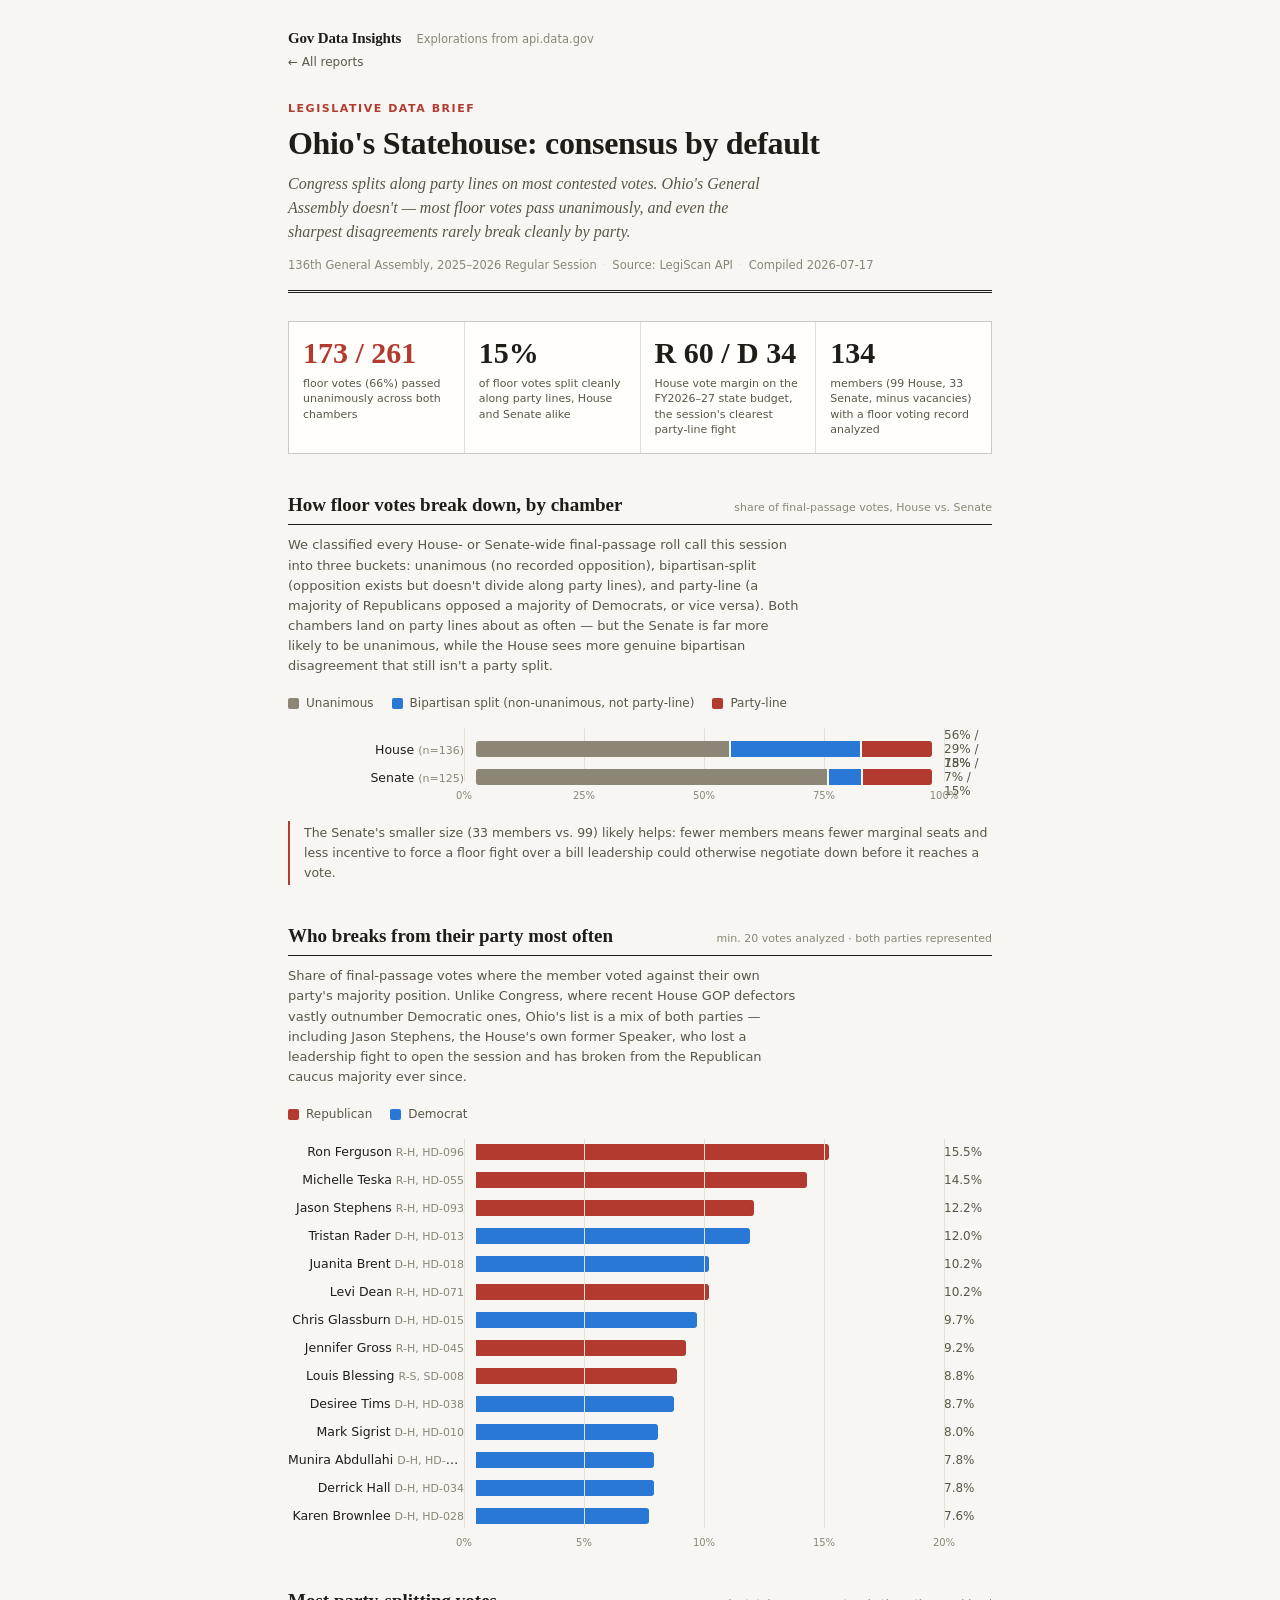
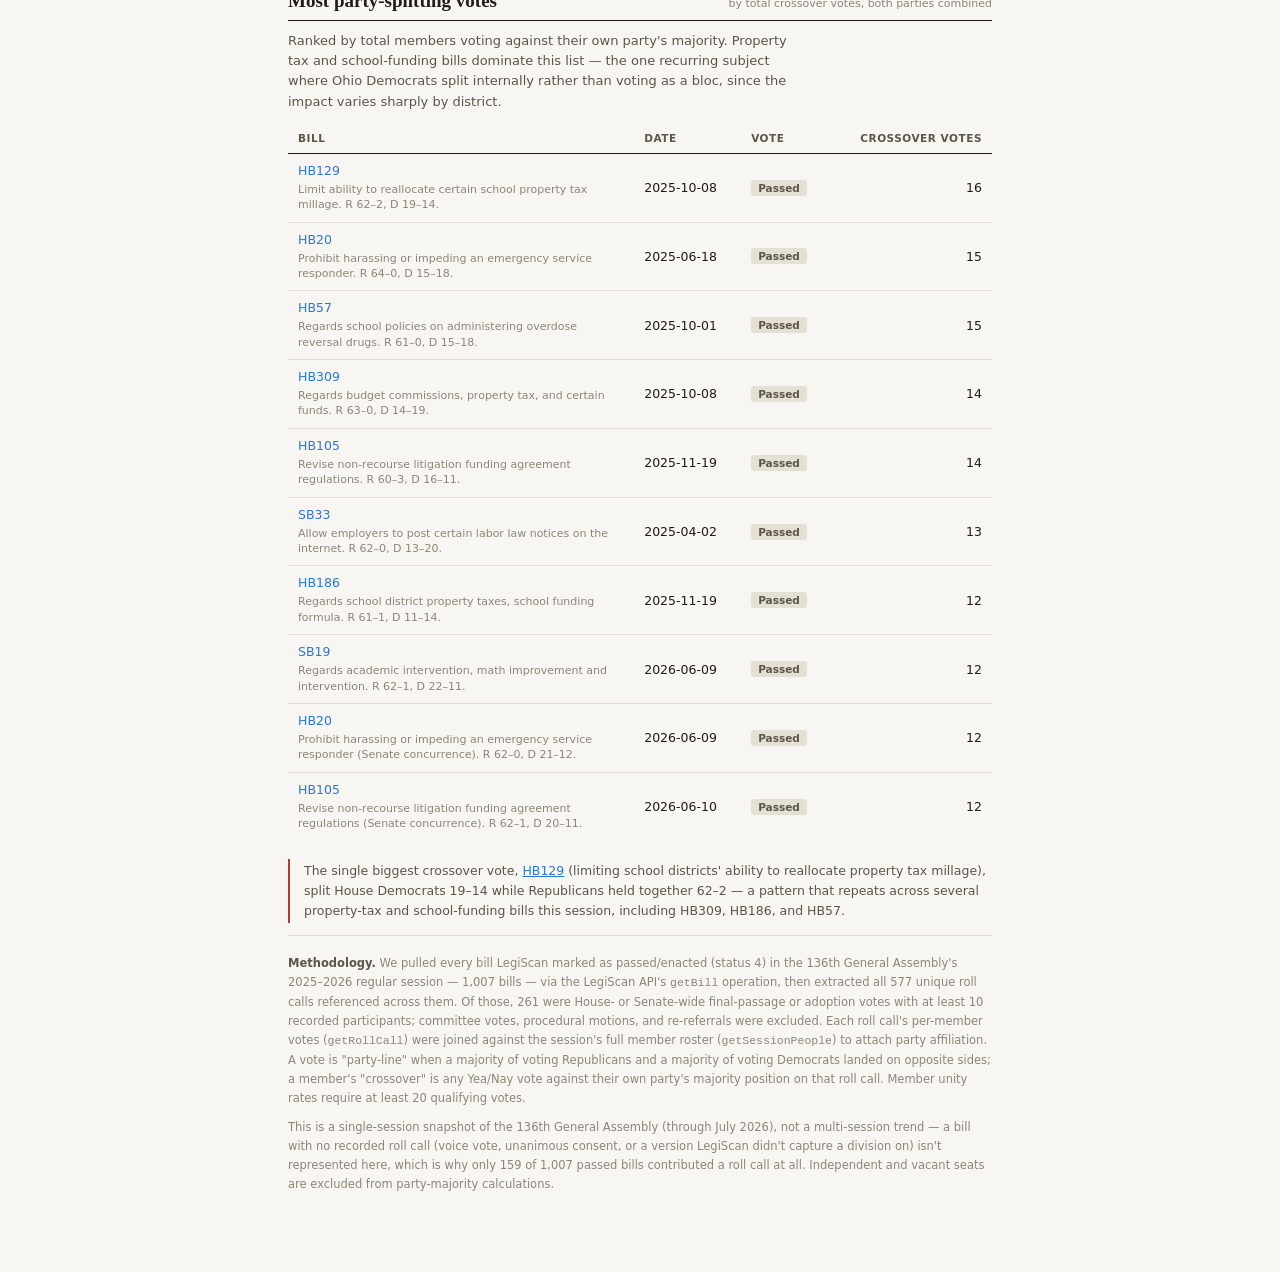
<file: docs/reports/ohio-statehouse-unity.html>
<!doctype html>
<html lang="en">
<head>
<meta charset="utf-8">
<meta name="viewport" content="width=device-width, initial-scale=1">
<title>Ohio's Statehouse: consensus by default — Gov Data Insights</title>
<link rel="stylesheet" href="../assets/report.css?v=2fa65a5edb">
<!-- Google tag (gtag.js) -->
<script async src="https://www.googletagmanager.com/gtag/js?id=G-945HMWM05B"></script>
<script>
  window.dataLayer = window.dataLayer || [];
  function gtag(){dataLayer.push(arguments);}
  gtag('js', new Date());

  gtag('config', 'G-945HMWM05B');
</script>
</head>
<body>

<header class="site-header">
  <a class="site-name" href="../index.html">Gov Data Insights</a>
  <span class="site-tagline">Explorations from api.data.gov</span>
  <nav><a href="../index.html">&larr; All reports</a></nav>
</header>

<div class="report">
  <div class="masthead">
    <p class="kicker">Legislative Data Brief</p>
    <h1>Ohio's Statehouse: consensus by default</h1>
    <p class="dek">Congress splits along party lines on most contested votes. Ohio's General Assembly doesn't — most floor votes pass unanimously, and even the sharpest disagreements rarely break cleanly by party.</p>
    <div class="byline">
      <span>136th General Assembly, 2025&ndash;2026 Regular Session</span><span class="sep">·</span>
      <span>Source: LegiScan API</span><span class="sep">·</span>
      <span>Compiled 2026-07-17</span>
    </div>
  </div>

  <div class="stat-strip">
    <div class="stat">
      <div class="stat-value flag">173 / 261</div>
      <div class="stat-label">floor votes (66%) passed unanimously across both chambers</div>
    </div>
    <div class="stat">
      <div class="stat-value">15%</div>
      <div class="stat-label">of floor votes split cleanly along party lines, House and Senate alike</div>
    </div>
    <div class="stat">
      <div class="stat-value">R 60 / D 34</div>
      <div class="stat-label">House vote margin on the FY2026&ndash;27 state budget, the session's clearest party-line fight</div>
    </div>
    <div class="stat">
      <div class="stat-value">134</div>
      <div class="stat-label">members (99 House, 33 Senate, minus vacancies) with a floor voting record analyzed</div>
    </div>
  </div>

  <section>
    <div class="section-head">
      <h2>How floor votes break down, by chamber</h2>
      <span class="section-note">share of final-passage votes, House vs. Senate</span>
    </div>
    <p class="section-desc">We classified every House- or Senate-wide final-passage roll call this session into three buckets: unanimous (no recorded opposition), bipartisan-split (opposition exists but doesn't divide along party lines), and party-line (a majority of Republicans opposed a majority of Democrats, or vice versa). Both chambers land on party lines about as often — but the Senate is far more likely to be unanimous, while the House sees more genuine bipartisan disagreement that still isn't a party split.</p>
    <div class="legend">
      <div class="legend-item"><span class="legend-swatch" style="background:var(--text-muted)"></span>Unanimous</div>
      <div class="legend-item"><span class="legend-swatch" style="background:var(--series-b)"></span>Bipartisan split (non-unanimous, not party-line)</div>
      <div class="legend-item"><span class="legend-swatch" style="background:var(--series-a)"></span>Party-line</div>
    </div>
    <div class="chart-scroll">
      <div class="bar-chart" id="chamber-chart">
        <div class="grid-overlay" id="chamber-grid"></div>
      </div>
    </div>
    <p class="callout">The Senate's smaller size (33 members vs. 99) likely helps: fewer members means fewer marginal seats and less incentive to force a floor fight over a bill leadership could otherwise negotiate down before it reaches a vote.</p>
  </section>

  <section>
    <div class="section-head">
      <h2>Who breaks from their party most often</h2>
      <span class="section-note">min. 20 votes analyzed &middot; both parties represented</span>
    </div>
    <p class="section-desc">Share of final-passage votes where the member voted against their own party's majority position. Unlike Congress, where recent House GOP defectors vastly outnumber Democratic ones, Ohio's list is a mix of both parties — including Jason Stephens, the House's own former Speaker, who lost a leadership fight to open the session and has broken from the Republican caucus majority ever since.</p>
    <div class="legend">
      <div class="legend-item"><span class="legend-swatch" style="background:var(--series-a)"></span>Republican</div>
      <div class="legend-item"><span class="legend-swatch" style="background:var(--series-b)"></span>Democrat</div>
    </div>
    <div class="chart-scroll">
      <div class="bar-chart" id="bar-chart">
        <div class="grid-overlay" id="grid-overlay"></div>
      </div>
    </div>
  </section>

  <section>
    <div class="section-head">
      <h2>Most party-splitting votes</h2>
      <span class="section-note">by total crossover votes, both parties combined</span>
    </div>
    <p class="section-desc">Ranked by total members voting against their own party's majority. Property tax and school-funding bills dominate this list — the one recurring subject where Ohio Democrats split internally rather than voting as a bloc, since the impact varies sharply by district.</p>
    <div class="chart-scroll">
      <table>
        <thead>
          <tr><th>Bill</th><th>Date</th><th>Vote</th><th style="text-align:right">Crossover votes</th></tr>
        </thead>
        <tbody id="vote-table-body"></tbody>
      </table>
    </div>
    <p class="callout">The single biggest crossover vote, <a href="https://legiscan.com/OH/bill/HB129/2025" target="_blank" rel="noopener">HB129</a> (limiting school districts' ability to reallocate property tax millage), split House Democrats 19&ndash;14 while Republicans held together 62&ndash;2 &mdash; a pattern that repeats across several property-tax and school-funding bills this session, including HB309, HB186, and HB57.</p>
  </section>

  <div class="methodology">
    <p><strong style="color:var(--text-secondary)">Methodology.</strong> We pulled every bill LegiScan marked as passed/enacted (status 4) in the 136th General Assembly's 2025&ndash;2026 regular session &mdash; 1,007 bills &mdash; via the LegiScan API's <code>getBill</code> operation, then extracted all 577 unique roll calls referenced across them. Of those, 261 were House- or Senate-wide final-passage or adoption votes with at least 10 recorded participants; committee votes, procedural motions, and re-referrals were excluded. Each roll call's per-member votes (<code>getRollCall</code>) were joined against the session's full member roster (<code>getSessionPeople</code>) to attach party affiliation. A vote is "party-line" when a majority of voting Republicans and a majority of voting Democrats landed on opposite sides; a member's "crossover" is any Yea/Nay vote against their own party's majority position on that roll call. Member unity rates require at least 20 qualifying votes.</p>
    <p>This is a single-session snapshot of the 136th General Assembly (through July 2026), not a multi-session trend &mdash; a bill with no recorded roll call (voice vote, unanimous consent, or a version LegiScan didn't capture a division on) isn't represented here, which is why only 159 of 1,007 passed bills contributed a roll call at all. Independent and vacant seats are excluded from party-majority calculations.</p>
  </div>
</div>

<script>
const chamberData = [
  {name:"House", unanimous:76, bipartisan:39, partyLine:21, total:136},
  {name:"Senate", unanimous:97, bipartisan:9, partyLine:19, total:125},
];

const memberData = [
  {name:"Ron Ferguson", party:"R", chamber:"H", district:"HD-096", rate:15.5, withParty:93, total:110},
  {name:"Michelle Teska", party:"R", chamber:"H", district:"HD-055", rate:14.5, withParty:106, total:124},
  {name:"Jason Stephens", party:"R", chamber:"H", district:"HD-093", rate:12.2, withParty:115, total:131},
  {name:"Tristan Rader", party:"D", chamber:"H", district:"HD-013", rate:12.0, withParty:103, total:117},
  {name:"Juanita Brent", party:"D", chamber:"H", district:"HD-018", rate:10.2, withParty:97, total:108},
  {name:"Levi Dean", party:"R", chamber:"H", district:"HD-071", rate:10.2, withParty:114, total:127},
  {name:"Chris Glassburn", party:"D", chamber:"H", district:"HD-015", rate:9.7, withParty:121, total:134},
  {name:"Jennifer Gross", party:"R", chamber:"H", district:"HD-045", rate:9.2, withParty:108, total:119},
  {name:"Louis Blessing", party:"R", chamber:"S", district:"SD-008", rate:8.8, withParty:114, total:125},
  {name:"Desiree Tims", party:"D", chamber:"H", district:"HD-038", rate:8.7, withParty:105, total:115},
  {name:"Mark Sigrist", party:"D", chamber:"H", district:"HD-010", rate:8.0, withParty:115, total:125},
  {name:"Munira Abdullahi", party:"D", chamber:"H", district:"HD-009", rate:7.8, withParty:107, total:116},
  {name:"Derrick Hall", party:"D", chamber:"H", district:"HD-034", rate:7.8, withParty:106, total:115},
  {name:"Karen Brownlee", party:"D", chamber:"H", district:"HD-028", rate:7.6, withParty:122, total:132},
];

const votes = [
  {label:"HB129", date:"2025-10-08", result:"Passed", crossovers:16, url:"https://legiscan.com/OH/bill/HB129/2025",
   desc:"Limit ability to reallocate certain school property tax millage. R 62–2, D 19–14."},
  {label:"HB20", date:"2025-06-18", result:"Passed", crossovers:15, url:"https://legiscan.com/OH/bill/HB20/2025",
   desc:"Prohibit harassing or impeding an emergency service responder. R 64–0, D 15–18."},
  {label:"HB57", date:"2025-10-01", result:"Passed", crossovers:15, url:"https://legiscan.com/OH/bill/HB57/2025",
   desc:"Regards school policies on administering overdose reversal drugs. R 61–0, D 15–18."},
  {label:"HB309", date:"2025-10-08", result:"Passed", crossovers:14, url:"https://legiscan.com/OH/bill/HB309/2025",
   desc:"Regards budget commissions, property tax, and certain funds. R 63–0, D 14–19."},
  {label:"HB105", date:"2025-11-19", result:"Passed", crossovers:14, url:"https://legiscan.com/OH/bill/HB105/2025",
   desc:"Revise non-recourse litigation funding agreement regulations. R 60–3, D 16–11."},
  {label:"SB33", date:"2025-04-02", result:"Passed", crossovers:13, url:"https://legiscan.com/OH/bill/SB33/2025",
   desc:"Allow employers to post certain labor law notices on the internet. R 62–0, D 13–20."},
  {label:"HB186", date:"2025-11-19", result:"Passed", crossovers:12, url:"https://legiscan.com/OH/bill/HB186/2025",
   desc:"Regards school district property taxes, school funding formula. R 61–1, D 11–14."},
  {label:"SB19", date:"2026-06-09", result:"Passed", crossovers:12, url:"https://legiscan.com/OH/bill/SB19/2025",
   desc:"Regards academic intervention, math improvement and intervention. R 62–1, D 22–11."},
  {label:"HB20", date:"2026-06-09", result:"Passed", crossovers:12, url:"https://legiscan.com/OH/bill/HB20/2025",
   desc:"Prohibit harassing or impeding an emergency service responder (Senate concurrence). R 62–0, D 21–12."},
  {label:"HB105", date:"2026-06-10", result:"Passed", crossovers:12, url:"https://legiscan.com/OH/bill/HB105/2025",
   desc:"Revise non-recourse litigation funding agreement regulations (Senate concurrence). R 62–1, D 20–11."},
];

// ---- Chamber stacked bar (unanimous / bipartisan / party-line) ----
const chamberChart = document.getElementById("chamber-chart");
const chamberGrid = document.getElementById("chamber-grid");
chamberData.forEach(d => {
  const row = document.createElement("div");
  row.className = "bar-row";
  const uPct = (d.unanimous / d.total) * 100;
  const bPct = (d.bipartisan / d.total) * 100;
  const pPct = (d.partyLine / d.total) * 100;
  row.innerHTML = `
    <div class="bar-name">${d.name} <span class="st">(n=${d.total})</span></div>
    <div class="bar-track" style="display:flex; overflow:hidden; border-radius:3px;">
      <div style="width:${uPct}%; background:var(--text-muted);" title="Unanimous: ${d.unanimous}"></div>
      <div style="width:${bPct}%; background:var(--series-b); margin-left:2px;" title="Bipartisan split: ${d.bipartisan}"></div>
      <div style="width:${pPct}%; background:var(--series-a); margin-left:2px;" title="Party-line: ${d.partyLine}"></div>
    </div>
    <div class="bar-value">${uPct.toFixed(0)}% / ${bPct.toFixed(0)}% / ${pPct.toFixed(0)}%</div>
  `;
  chamberChart.appendChild(row);
});
[0,25,50,75,100].forEach(t => {
  const line = document.createElement("div");
  line.className = "grid-line";
  line.style.left = t + "%";
  chamberGrid.appendChild(line);
  const tick = document.createElement("div");
  tick.className = "grid-tick";
  tick.style.left = t + "%";
  tick.textContent = t + "%";
  chamberGrid.appendChild(tick);
});

// ---- Member defection bar chart ----
const maxRate = Math.ceil(Math.max(...memberData.map(d => d.rate)) / 5) * 5;
const barChart = document.getElementById("bar-chart");
const gridOverlay = document.getElementById("grid-overlay");

memberData.forEach(d => {
  const row = document.createElement("div");
  row.className = "bar-row";
  const color = d.party === "R" ? "var(--series-a)" : "var(--series-b)";
  const widthPct = (d.rate / maxRate) * 100;
  row.innerHTML = `
    <div class="bar-name">${d.name} <span class="st">${d.party}-${d.chamber}, ${d.district}</span></div>
    <div class="bar-track"><div class="bar-fill" style="width:${widthPct}%; background:${color};"></div></div>
    <div class="bar-value">${d.rate.toFixed(1)}%</div>
  `;
  barChart.insertBefore(row, gridOverlay);
});

const ticks = [0, maxRate/4, maxRate/2, (maxRate*3)/4, maxRate];
ticks.forEach(t => {
  const pct = (t / maxRate) * 100;
  const line = document.createElement("div");
  line.className = "grid-line";
  line.style.left = pct + "%";
  const tick = document.createElement("div");
  tick.className = "grid-tick";
  tick.style.left = pct + "%";
  tick.textContent = t.toFixed(0) + "%";
  gridOverlay.appendChild(line);
  gridOverlay.appendChild(tick);
});

// ---- Vote table ----
const tbody = document.getElementById("vote-table-body");
votes.forEach(v => {
  const tr = document.createElement("tr");
  tr.innerHTML = `
    <td class="vote-cell">
      <a class="bill-link vote-label" href="${v.url}" target="_blank" rel="noopener">${v.label}</a>
      <span class="vote-desc">${v.desc}</span>
    </td>
    <td>${v.date}</td>
    <td><span class="tag passed">${v.result}</span></td>
    <td class="num">${v.crossovers}</td>
  `;
  tbody.appendChild(tr);
});
</script>

</body>
</html>
</file>
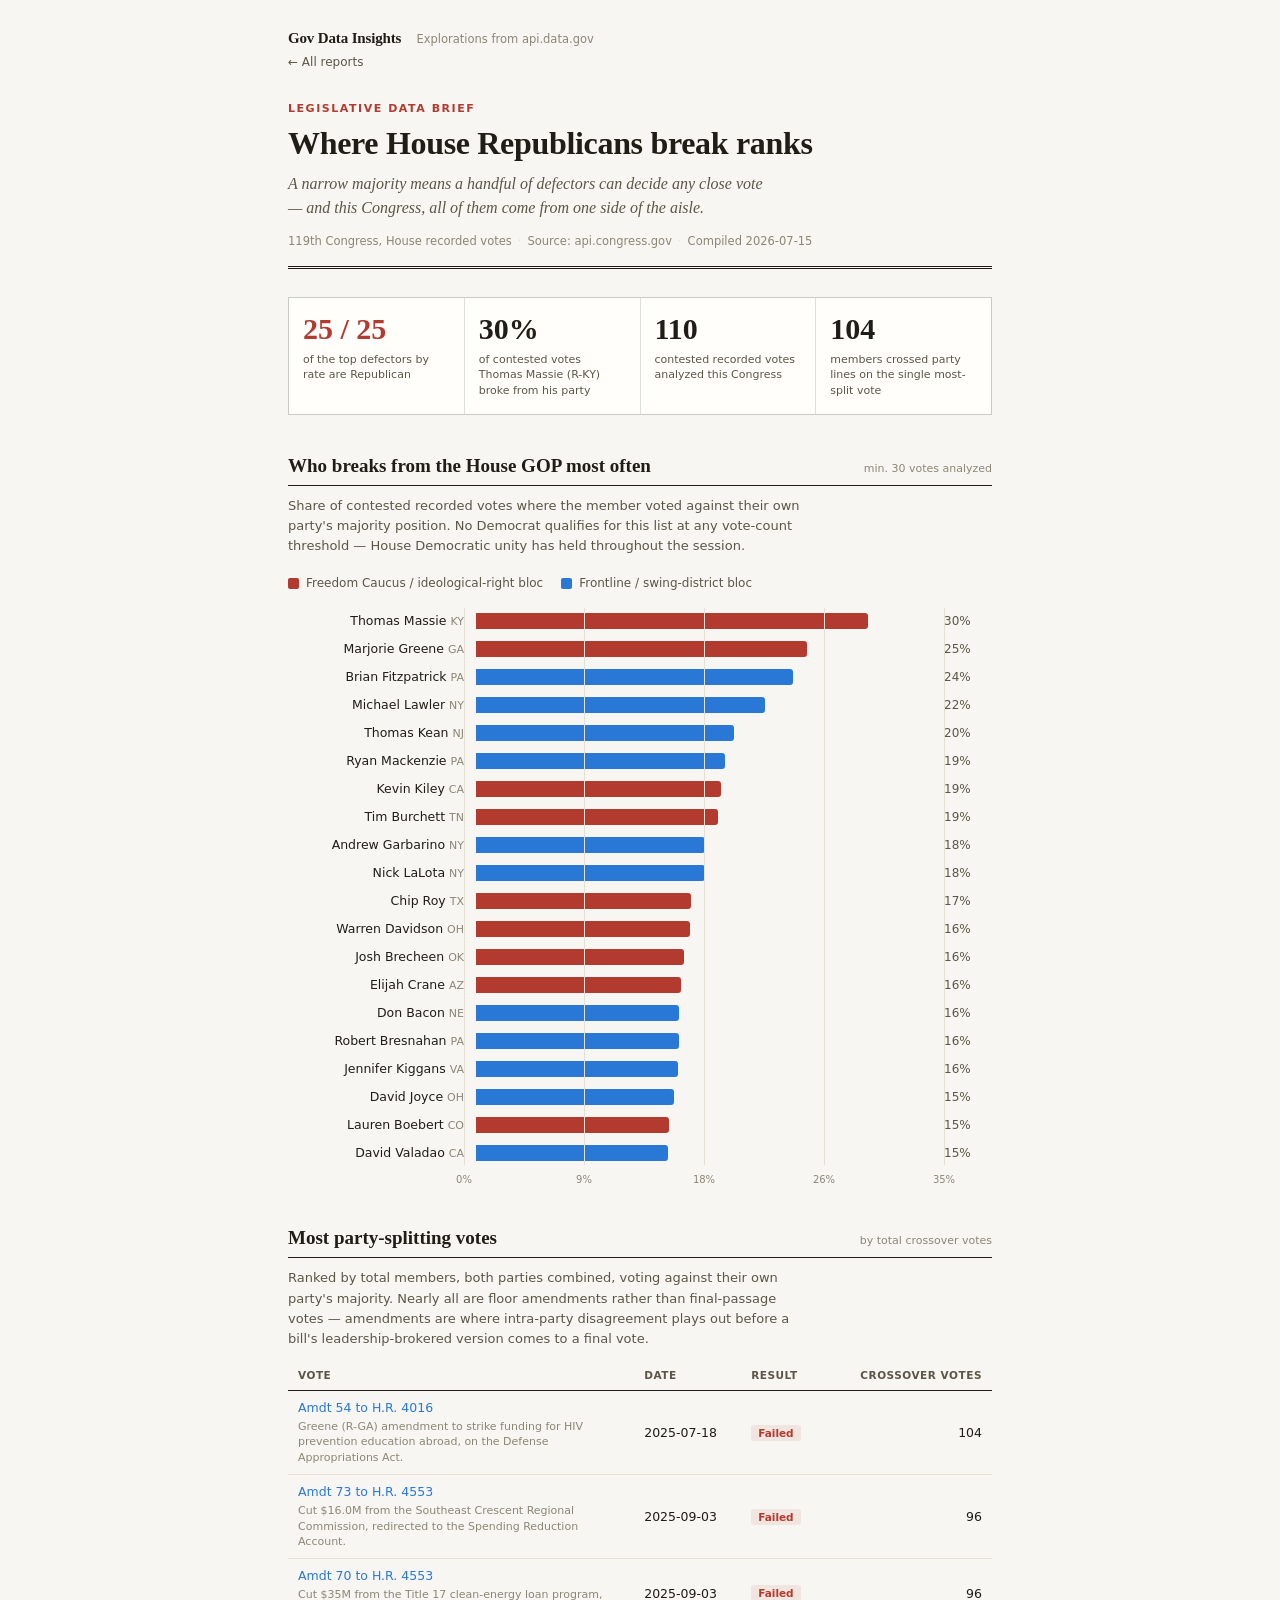
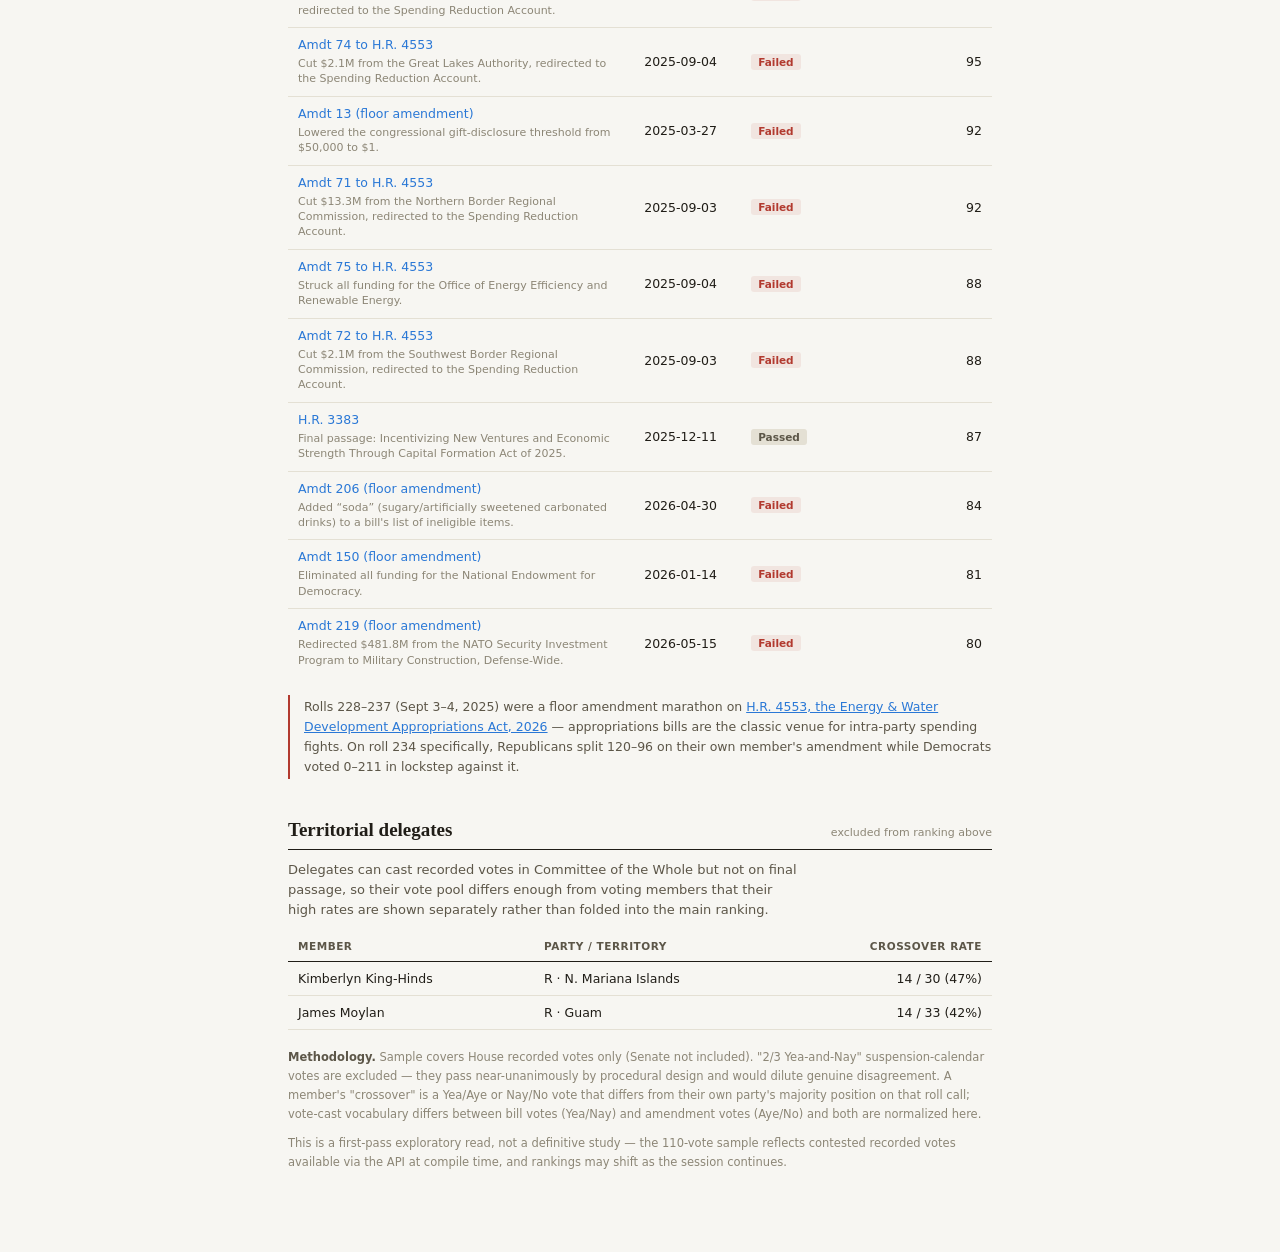
<file: site/reports/house-gop-party-unity.html>
<!doctype html>
<html lang="en">
<head>
<meta charset="utf-8">
<meta name="viewport" content="width=device-width, initial-scale=1">
<title>Where House Republicans break ranks — Gov Data Insights</title>
<link rel="stylesheet" href="../assets/report.css">
</head>
<body>

<header class="site-header">
  <a class="site-name" href="../index.html">Gov Data Insights</a>
  <span class="site-tagline">Explorations from api.data.gov</span>
  <nav><a href="../index.html">&larr; All reports</a></nav>
</header>

<div class="report">
  <div class="masthead">
    <p class="kicker">Legislative Data Brief</p>
    <h1>Where House Republicans break ranks</h1>
    <p class="dek">A narrow majority means a handful of defectors can decide any close vote — and this Congress, all of them come from one side of the aisle.</p>
    <div class="byline">
      <span>119th Congress, House recorded votes</span><span class="sep">·</span>
      <span>Source: api.congress.gov</span><span class="sep">·</span>
      <span>Compiled 2026-07-15</span>
    </div>
  </div>

  <div class="stat-strip">
    <div class="stat">
      <div class="stat-value flag">25 / 25</div>
      <div class="stat-label">of the top defectors by rate are Republican</div>
    </div>
    <div class="stat">
      <div class="stat-value">30%</div>
      <div class="stat-label">of contested votes Thomas Massie (R-KY) broke from his party</div>
    </div>
    <div class="stat">
      <div class="stat-value">110</div>
      <div class="stat-label">contested recorded votes analyzed this Congress</div>
    </div>
    <div class="stat">
      <div class="stat-value">104</div>
      <div class="stat-label">members crossed party lines on the single most-split vote</div>
    </div>
  </div>

  <section>
    <div class="section-head">
      <h2>Who breaks from the House GOP most often</h2>
      <span class="section-note">min. 30 votes analyzed</span>
    </div>
    <p class="section-desc">Share of contested recorded votes where the member voted against their own party's majority position. No Democrat qualifies for this list at any vote-count threshold — House Democratic unity has held throughout the session.</p>
    <div class="legend">
      <div class="legend-item"><span class="legend-swatch" style="background:var(--series-a)"></span>Freedom Caucus / ideological-right bloc</div>
      <div class="legend-item"><span class="legend-swatch" style="background:var(--series-b)"></span>Frontline / swing-district bloc</div>
    </div>
    <div class="chart-scroll">
      <div class="bar-chart" id="bar-chart">
        <div class="grid-overlay" id="grid-overlay"></div>
      </div>
    </div>
  </section>

  <section>
    <div class="section-head">
      <h2>Most party-splitting votes</h2>
      <span class="section-note">by total crossover votes</span>
    </div>
    <p class="section-desc">Ranked by total members, both parties combined, voting against their own party's majority. Nearly all are floor amendments rather than final-passage votes — amendments are where intra-party disagreement plays out before a bill's leadership-brokered version comes to a final vote.</p>
    <div class="chart-scroll">
      <table>
        <thead>
          <tr><th>Vote</th><th>Date</th><th>Result</th><th style="text-align:right">Crossover votes</th></tr>
        </thead>
        <tbody id="vote-table-body"></tbody>
      </table>
    </div>
    <p class="callout">Rolls 228–237 (Sept 3–4, 2025) were a floor amendment marathon on <a href="https://www.congress.gov/bill/119/house-bill/4553" target="_blank" rel="noopener">H.R. 4553, the Energy &amp; Water Development Appropriations Act, 2026</a> — appropriations bills are the classic venue for intra-party spending fights. On roll 234 specifically, Republicans split 120–96 on their own member's amendment while Democrats voted 0–211 in lockstep against it.</p>
  </section>

  <section>
    <div class="section-head">
      <h2>Territorial delegates</h2>
      <span class="section-note">excluded from ranking above</span>
    </div>
    <p class="section-desc">Delegates can cast recorded votes in Committee of the Whole but not on final passage, so their vote pool differs enough from voting members that their high rates are shown separately rather than folded into the main ranking.</p>
    <table>
      <thead><tr><th>Member</th><th>Party / territory</th><th style="text-align:right">Crossover rate</th></tr></thead>
      <tbody>
        <tr><td>Kimberlyn King-Hinds</td><td>R · N. Mariana Islands</td><td class="num">14 / 30 (47%)</td></tr>
        <tr><td>James Moylan</td><td>R · Guam</td><td class="num">14 / 33 (42%)</td></tr>
      </tbody>
    </table>
  </section>

  <div class="methodology">
    <p><strong style="color:var(--text-secondary)">Methodology.</strong> Sample covers House recorded votes only (Senate not included). "2/3 Yea-and-Nay" suspension-calendar votes are excluded — they pass near-unanimously by procedural design and would dilute genuine disagreement. A member's "crossover" is a Yea/Aye or Nay/No vote that differs from their own party's majority position on that roll call; vote-cast vocabulary differs between bill votes (Yea/Nay) and amendment votes (Aye/No) and both are normalized here.</p>
    <p>This is a first-pass exploratory read, not a definitive study — the 110-vote sample reflects contested recorded votes available via the API at compile time, and rankings may shift as the session continues.</p>
  </div>
</div>

<script>
const data = [
  {name:"Thomas Massie", state:"KY", rate:30.1, crossovers:31, total:103, bloc:"ideological"},
  {name:"Marjorie Greene", state:"GA", rate:25.4, crossovers:17, total:67, bloc:"ideological"},
  {name:"Brian Fitzpatrick", state:"PA", rate:24.3, crossovers:26, total:107, bloc:"swing"},
  {name:"Michael Lawler", state:"NY", rate:22.2, crossovers:24, total:108, bloc:"swing"},
  {name:"Thomas Kean", state:"NJ", rate:19.8, crossovers:17, total:86, bloc:"swing"},
  {name:"Ryan Mackenzie", state:"PA", rate:19.1, crossovers:21, total:110, bloc:"swing"},
  {name:"Kevin Kiley", state:"CA", rate:18.8, crossovers:16, total:85, bloc:"ideological"},
  {name:"Tim Burchett", state:"TN", rate:18.6, crossovers:19, total:102, bloc:"ideological"},
  {name:"Andrew Garbarino", state:"NY", rate:17.6, crossovers:19, total:108, bloc:"swing"},
  {name:"Nick LaLota", state:"NY", rate:17.6, crossovers:19, total:108, bloc:"swing"},
  {name:"Chip Roy", state:"TX", rate:16.5, crossovers:17, total:103, bloc:"ideological"},
  {name:"Warren Davidson", state:"OH", rate:16.4, crossovers:18, total:110, bloc:"ideological"},
  {name:"Josh Brecheen", state:"OK", rate:16.0, crossovers:17, total:106, bloc:"ideological"},
  {name:"Elijah Crane", state:"AZ", rate:15.7, crossovers:17, total:108, bloc:"ideological"},
  {name:"Don Bacon", state:"NE", rate:15.6, crossovers:17, total:109, bloc:"swing"},
  {name:"Robert Bresnahan", state:"PA", rate:15.6, crossovers:17, total:109, bloc:"swing"},
  {name:"Jennifer Kiggans", state:"VA", rate:15.5, crossovers:17, total:110, bloc:"swing"},
  {name:"David Joyce", state:"OH", rate:15.2, crossovers:16, total:105, bloc:"swing"},
  {name:"Lauren Boebert", state:"CO", rate:14.8, crossovers:16, total:108, bloc:"ideological"},
  {name:"David Valadao", state:"CA", rate:14.7, crossovers:16, total:109, bloc:"swing"},
];

const votes = [
  {label:"Amdt 54 to H.R. 4016", date:"2025-07-18", result:"Failed", crossovers:104, url:"https://www.congress.gov/amendment/119/house-amendment/54",
   desc:"Greene (R-GA) amendment to strike funding for HIV prevention education abroad, on the Defense Appropriations Act."},
  {label:"Amdt 73 to H.R. 4553", date:"2025-09-03", result:"Failed", crossovers:96, url:"https://www.congress.gov/amendment/119/house-amendment/73",
   desc:"Cut $16.0M from the Southeast Crescent Regional Commission, redirected to the Spending Reduction Account."},
  {label:"Amdt 70 to H.R. 4553", date:"2025-09-03", result:"Failed", crossovers:96, url:"https://www.congress.gov/amendment/119/house-amendment/70",
   desc:"Cut $35M from the Title 17 clean-energy loan program, redirected to the Spending Reduction Account."},
  {label:"Amdt 74 to H.R. 4553", date:"2025-09-04", result:"Failed", crossovers:95, url:"https://www.congress.gov/amendment/119/house-amendment/74",
   desc:"Cut $2.1M from the Great Lakes Authority, redirected to the Spending Reduction Account."},
  {label:"Amdt 13 (floor amendment)", date:"2025-03-27", result:"Failed", crossovers:92, url:"https://www.congress.gov/amendment/119/house-amendment/13",
   desc:"Lowered the congressional gift-disclosure threshold from $50,000 to $1."},
  {label:"Amdt 71 to H.R. 4553", date:"2025-09-03", result:"Failed", crossovers:92, url:"https://www.congress.gov/amendment/119/house-amendment/71",
   desc:"Cut $13.3M from the Northern Border Regional Commission, redirected to the Spending Reduction Account."},
  {label:"Amdt 75 to H.R. 4553", date:"2025-09-04", result:"Failed", crossovers:88, url:"https://www.congress.gov/amendment/119/house-amendment/75",
   desc:"Struck all funding for the Office of Energy Efficiency and Renewable Energy."},
  {label:"Amdt 72 to H.R. 4553", date:"2025-09-03", result:"Failed", crossovers:88, url:"https://www.congress.gov/amendment/119/house-amendment/72",
   desc:"Cut $2.1M from the Southwest Border Regional Commission, redirected to the Spending Reduction Account."},
  {label:"H.R. 3383", date:"2025-12-11", result:"Passed", crossovers:87, url:"https://www.congress.gov/bill/119/house-bill/3383",
   desc:"Final passage: Incentivizing New Ventures and Economic Strength Through Capital Formation Act of 2025."},
  {label:"Amdt 206 (floor amendment)", date:"2026-04-30", result:"Failed", crossovers:84, url:"https://www.congress.gov/amendment/119/house-amendment/206",
   desc:"Added “soda” (sugary/artificially sweetened carbonated drinks) to a bill's list of ineligible items."},
  {label:"Amdt 150 (floor amendment)", date:"2026-01-14", result:"Failed", crossovers:81, url:"https://www.congress.gov/amendment/119/house-amendment/150",
   desc:"Eliminated all funding for the National Endowment for Democracy."},
  {label:"Amdt 219 (floor amendment)", date:"2026-05-15", result:"Failed", crossovers:80, url:"https://www.congress.gov/amendment/119/house-amendment/219",
   desc:"Redirected $481.8M from the NATO Security Investment Program to Military Construction, Defense-Wide."},
];

const maxRate = Math.ceil(Math.max(...data.map(d => d.rate)) / 5) * 5;
const barChart = document.getElementById("bar-chart");
const gridOverlay = document.getElementById("grid-overlay");

data.forEach(d => {
  const row = document.createElement("div");
  row.className = "bar-row";
  const color = d.bloc === "ideological" ? "var(--series-a)" : "var(--series-b)";
  const widthPct = (d.rate / maxRate) * 100;
  row.innerHTML = `
    <div class="bar-name">${d.name} <span class="st">${d.state}</span></div>
    <div class="bar-track"><div class="bar-fill" style="width:${widthPct}%; background:${color};"></div></div>
    <div class="bar-value">${d.rate.toFixed(0)}%</div>
  `;
  barChart.insertBefore(row, gridOverlay);
});

const ticks = [0, maxRate/4, maxRate/2, (maxRate*3)/4, maxRate];
ticks.forEach(t => {
  const pct = (t / maxRate) * 100;
  const line = document.createElement("div");
  line.className = "grid-line";
  line.style.left = pct + "%";
  const tick = document.createElement("div");
  tick.className = "grid-tick";
  tick.style.left = pct + "%";
  tick.textContent = t.toFixed(0) + "%";
  gridOverlay.appendChild(line);
  gridOverlay.appendChild(tick);
});

const tbody = document.getElementById("vote-table-body");
votes.forEach(v => {
  const tr = document.createElement("tr");
  const tagClass = v.result === "Failed" ? "failed" : "passed";
  tr.innerHTML = `
    <td class="vote-cell">
      <a class="bill-link vote-label" href="${v.url}" target="_blank" rel="noopener">${v.label}</a>
      <span class="vote-desc">${v.desc}</span>
    </td>
    <td>${v.date}</td>
    <td><span class="tag ${tagClass}">${v.result}</span></td>
    <td class="num">${v.crossovers}</td>
  `;
  tbody.appendChild(tr);
});
</script>
</body>
</html>
</file>
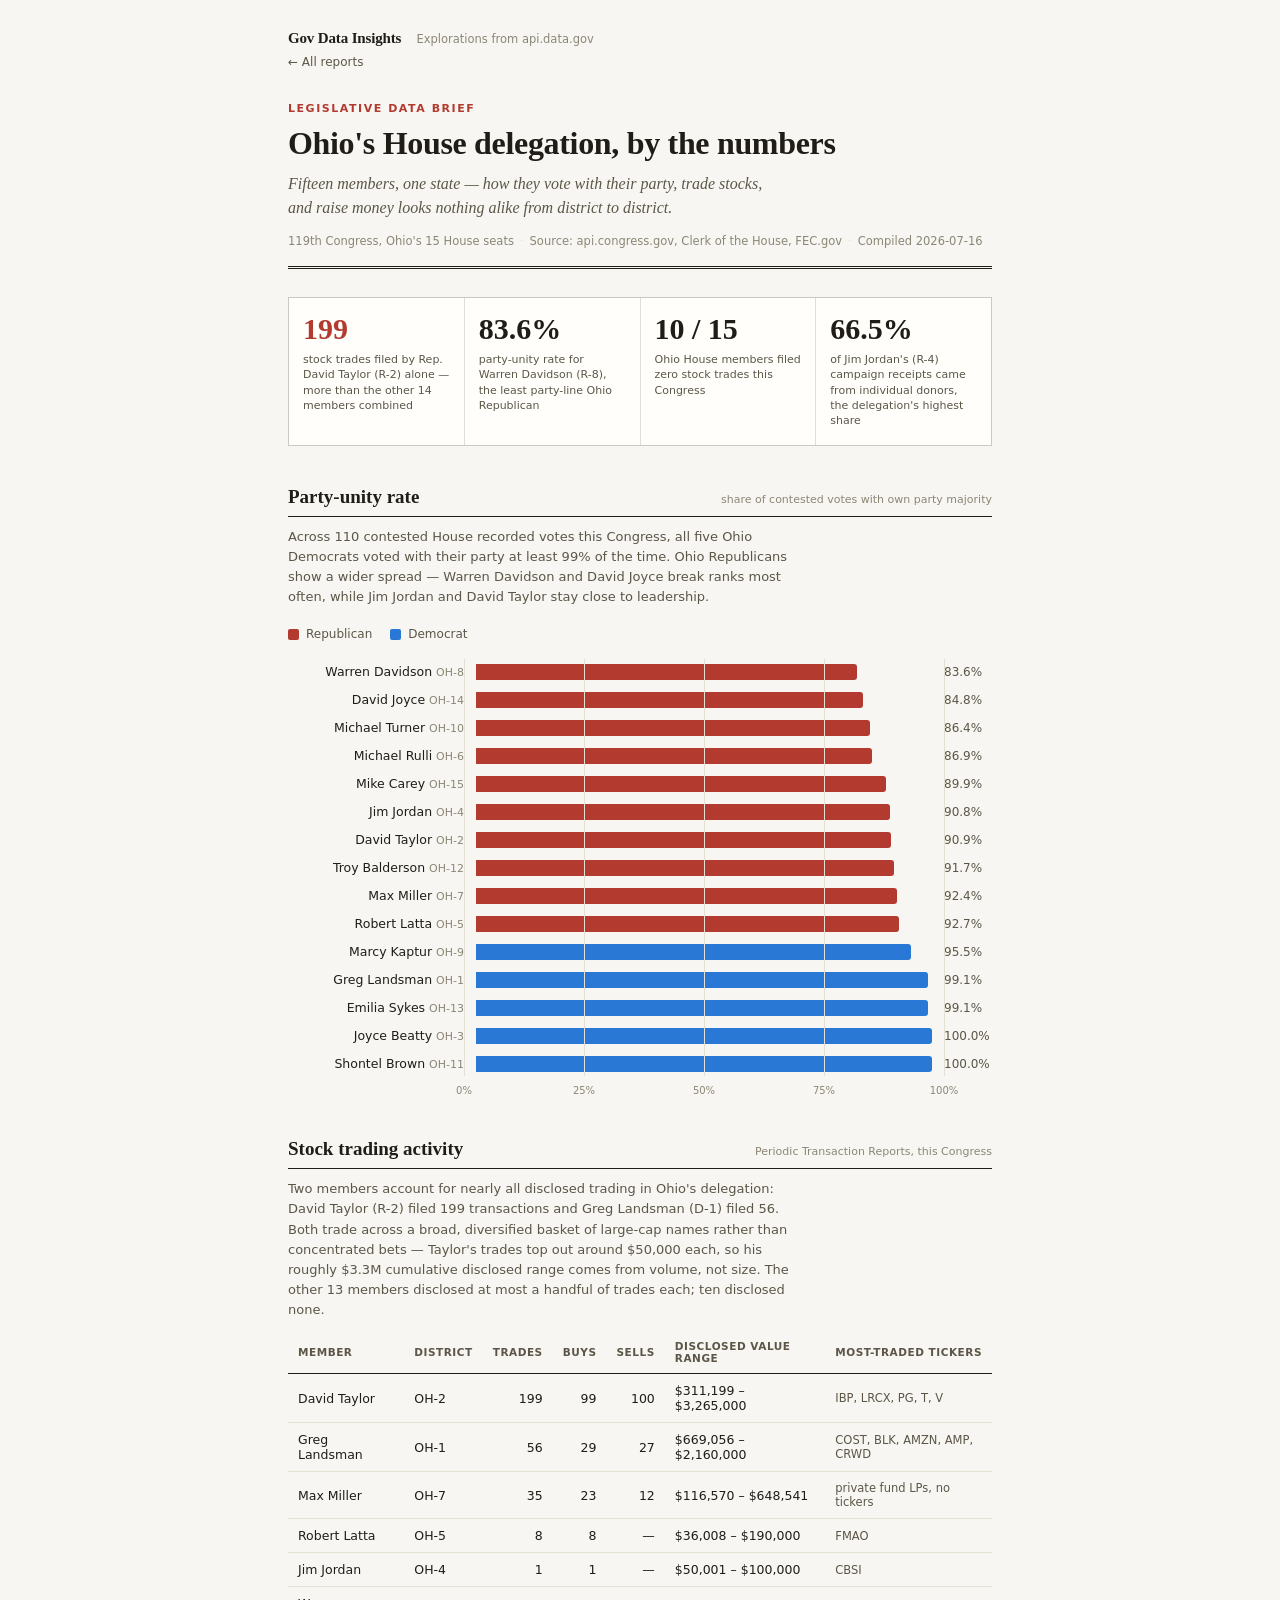
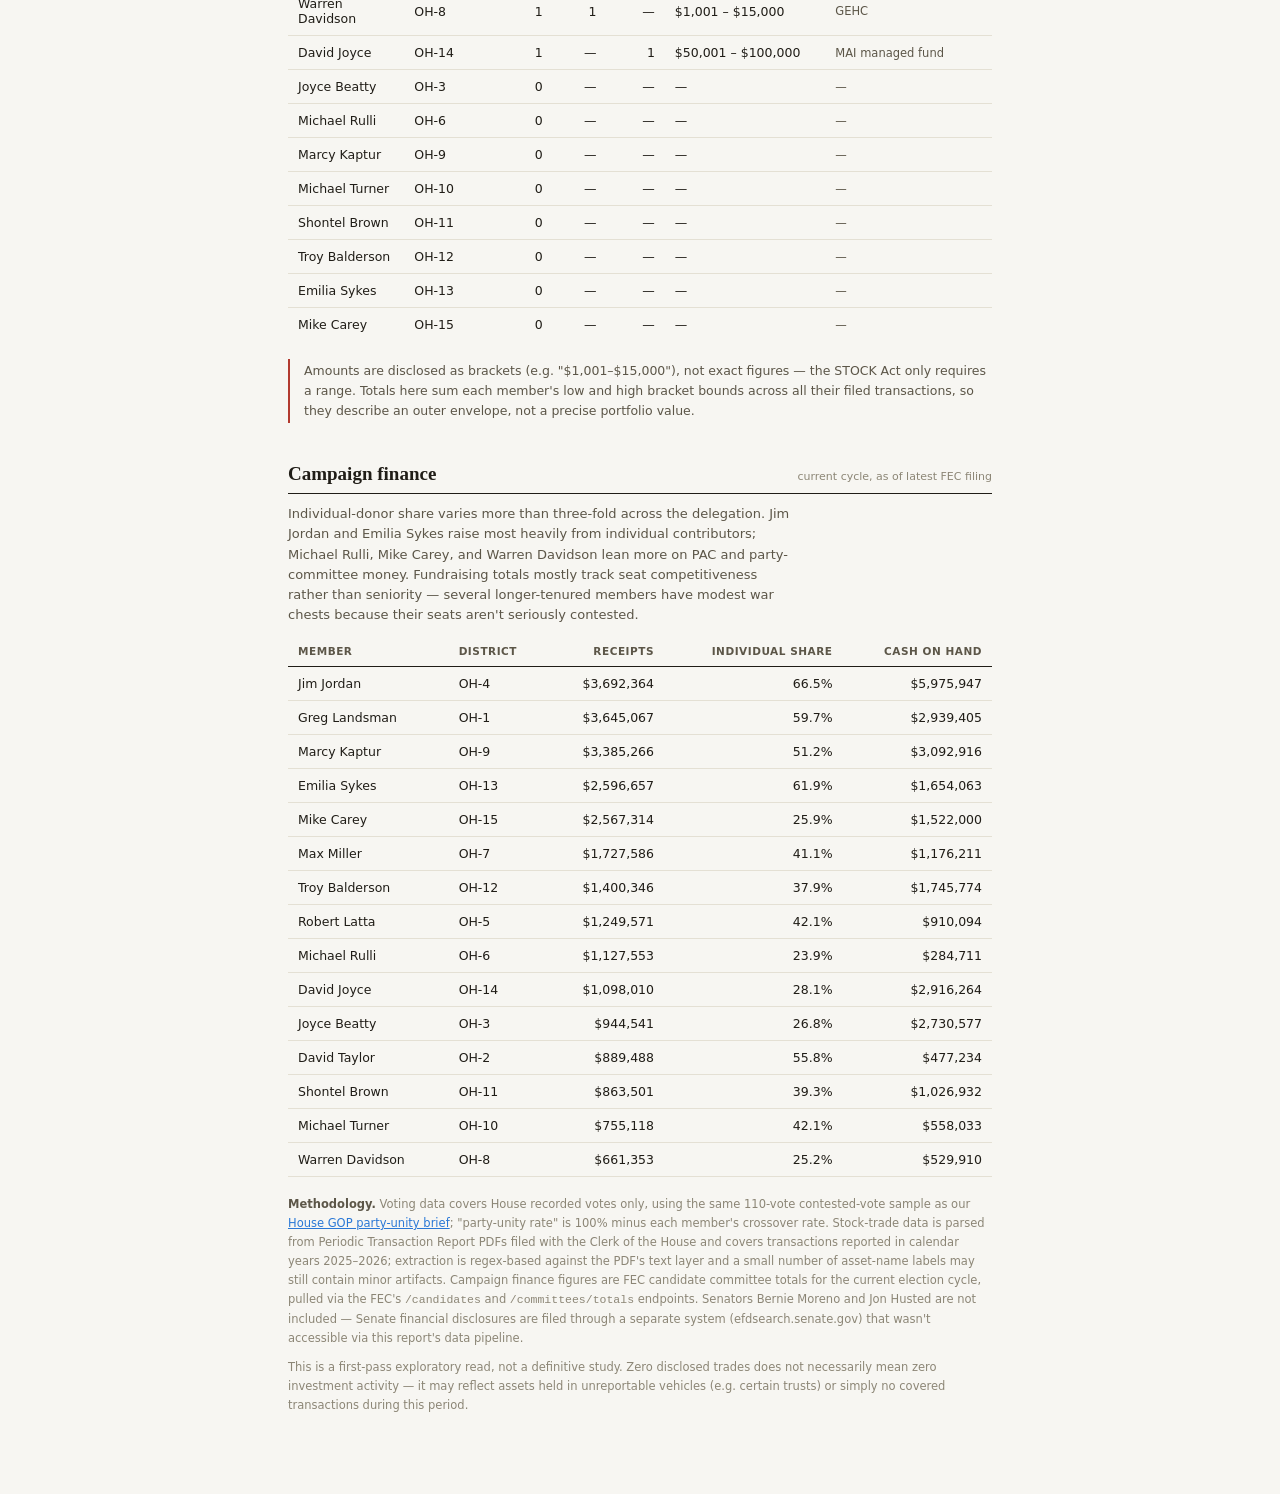
<file: site/reports/ohio-delegation.html>
<!doctype html>
<html lang="en">
<head>
<meta charset="utf-8">
<meta name="viewport" content="width=device-width, initial-scale=1">
<title>Ohio's House delegation, by the numbers — Gov Data Insights</title>
<link rel="stylesheet" href="../assets/report.css">
</head>
<body>

<header class="site-header">
  <a class="site-name" href="../index.html">Gov Data Insights</a>
  <span class="site-tagline">Explorations from api.data.gov</span>
  <nav><a href="../index.html">&larr; All reports</a></nav>
</header>

<div class="report">
  <div class="masthead">
    <p class="kicker">Legislative Data Brief</p>
    <h1>Ohio's House delegation, by the numbers</h1>
    <p class="dek">Fifteen members, one state — how they vote with their party, trade stocks, and raise money looks nothing alike from district to district.</p>
    <div class="byline">
      <span>119th Congress, Ohio's 15 House seats</span><span class="sep">·</span>
      <span>Source: api.congress.gov, Clerk of the House, FEC.gov</span><span class="sep">·</span>
      <span>Compiled 2026-07-16</span>
    </div>
  </div>

  <div class="stat-strip">
    <div class="stat">
      <div class="stat-value flag">199</div>
      <div class="stat-label">stock trades filed by Rep. David Taylor (R-2) alone — more than the other 14 members combined</div>
    </div>
    <div class="stat">
      <div class="stat-value">83.6%</div>
      <div class="stat-label">party-unity rate for Warren Davidson (R-8), the least party-line Ohio Republican</div>
    </div>
    <div class="stat">
      <div class="stat-value">10 / 15</div>
      <div class="stat-label">Ohio House members filed zero stock trades this Congress</div>
    </div>
    <div class="stat">
      <div class="stat-value">66.5%</div>
      <div class="stat-label">of Jim Jordan's (R-4) campaign receipts came from individual donors, the delegation's highest share</div>
    </div>
  </div>

  <section>
    <div class="section-head">
      <h2>Party-unity rate</h2>
      <span class="section-note">share of contested votes with own party majority</span>
    </div>
    <p class="section-desc">Across 110 contested House recorded votes this Congress, all five Ohio Democrats voted with their party at least 99% of the time. Ohio Republicans show a wider spread — Warren Davidson and David Joyce break ranks most often, while Jim Jordan and David Taylor stay close to leadership.</p>
    <div class="legend">
      <div class="legend-item"><span class="legend-swatch" style="background:var(--series-a)"></span>Republican</div>
      <div class="legend-item"><span class="legend-swatch" style="background:var(--series-b)"></span>Democrat</div>
    </div>
    <div class="chart-scroll">
      <div class="bar-chart" id="unity-chart">
        <div class="grid-overlay" id="unity-grid"></div>
      </div>
    </div>
  </section>

  <section>
    <div class="section-head">
      <h2>Stock trading activity</h2>
      <span class="section-note">Periodic Transaction Reports, this Congress</span>
    </div>
    <p class="section-desc">Two members account for nearly all disclosed trading in Ohio's delegation: David Taylor (R-2) filed 199 transactions and Greg Landsman (D-1) filed 56. Both trade across a broad, diversified basket of large-cap names rather than concentrated bets — Taylor's trades top out around $50,000 each, so his roughly $3.3M cumulative disclosed range comes from volume, not size. The other 13 members disclosed at most a handful of trades each; ten disclosed none.</p>
    <div class="chart-scroll">
      <table>
        <thead>
          <tr><th>Member</th><th>District</th><th style="text-align:right">Trades</th><th style="text-align:right">Buys</th><th style="text-align:right">Sells</th><th>Disclosed value range</th><th>Most-traded tickers</th></tr>
        </thead>
        <tbody id="ptr-table-body"></tbody>
      </table>
    </div>
    <p class="callout">Amounts are disclosed as brackets (e.g. "$1,001–$15,000"), not exact figures — the STOCK Act only requires a range. Totals here sum each member's low and high bracket bounds across all their filed transactions, so they describe an outer envelope, not a precise portfolio value.</p>
  </section>

  <section>
    <div class="section-head">
      <h2>Campaign finance</h2>
      <span class="section-note">current cycle, as of latest FEC filing</span>
    </div>
    <p class="section-desc">Individual-donor share varies more than three-fold across the delegation. Jim Jordan and Emilia Sykes raise most heavily from individual contributors; Michael Rulli, Mike Carey, and Warren Davidson lean more on PAC and party-committee money. Fundraising totals mostly track seat competitiveness rather than seniority — several longer-tenured members have modest war chests because their seats aren't seriously contested.</p>
    <div class="chart-scroll">
      <table>
        <thead>
          <tr><th>Member</th><th>District</th><th style="text-align:right">Receipts</th><th style="text-align:right">Individual share</th><th style="text-align:right">Cash on hand</th></tr>
        </thead>
        <tbody id="fec-table-body"></tbody>
      </table>
    </div>
  </section>

  <div class="methodology">
    <p><strong style="color:var(--text-secondary)">Methodology.</strong> Voting data covers House recorded votes only, using the same 110-vote contested-vote sample as our <a href="house-gop-party-unity.html">House GOP party-unity brief</a>; "party-unity rate" is 100% minus each member's crossover rate. Stock-trade data is parsed from Periodic Transaction Report PDFs filed with the Clerk of the House and covers transactions reported in calendar years 2025–2026; extraction is regex-based against the PDF's text layer and a small number of asset-name labels may still contain minor artifacts. Campaign finance figures are FEC candidate committee totals for the current election cycle, pulled via the FEC's <code>/candidates</code> and <code>/committees/totals</code> endpoints. Senators Bernie Moreno and Jon Husted are not included — Senate financial disclosures are filed through a separate system (efdsearch.senate.gov) that wasn't accessible via this report's data pipeline.</p>
    <p>This is a first-pass exploratory read, not a definitive study. Zero disclosed trades does not necessarily mean zero investment activity — it may reflect assets held in unreportable vehicles (e.g. certain trusts) or simply no covered transactions during this period.</p>
  </div>
</div>

<script>
const unityData = [
  {name:"Greg Landsman", district:1, party:"D", rate:99.1},
  {name:"David Taylor", district:2, party:"R", rate:90.9},
  {name:"Joyce Beatty", district:3, party:"D", rate:100.0},
  {name:"Jim Jordan", district:4, party:"R", rate:90.8},
  {name:"Robert Latta", district:5, party:"R", rate:92.7},
  {name:"Michael Rulli", district:6, party:"R", rate:86.9},
  {name:"Max Miller", district:7, party:"R", rate:92.4},
  {name:"Warren Davidson", district:8, party:"R", rate:83.6},
  {name:"Marcy Kaptur", district:9, party:"D", rate:95.5},
  {name:"Michael Turner", district:10, party:"R", rate:86.4},
  {name:"Shontel Brown", district:11, party:"D", rate:100.0},
  {name:"Troy Balderson", district:12, party:"R", rate:91.7},
  {name:"Emilia Sykes", district:13, party:"D", rate:99.1},
  {name:"David Joyce", district:14, party:"R", rate:84.8},
  {name:"Mike Carey", district:15, party:"R", rate:89.9},
];

const ptrData = [
  {name:"David Taylor", district:2, trades:199, buys:99, sells:100, low:311199, high:3265000, tickers:"IBP, LRCX, PG, T, V"},
  {name:"Greg Landsman", district:1, trades:56, buys:29, sells:27, low:669056, high:2160000, tickers:"COST, BLK, AMZN, AMP, CRWD"},
  {name:"Max Miller", district:7, trades:35, buys:23, sells:12, low:116570, high:648541, tickers:"private fund LPs, no tickers"},
  {name:"Robert Latta", district:5, trades:8, buys:8, sells:0, low:36008, high:190000, tickers:"FMAO"},
  {name:"Jim Jordan", district:4, trades:1, buys:1, sells:0, low:50001, high:100000, tickers:"CBSI"},
  {name:"Warren Davidson", district:8, trades:1, buys:1, sells:0, low:1001, high:15000, tickers:"GEHC"},
  {name:"David Joyce", district:14, trades:1, buys:0, sells:1, low:50001, high:100000, tickers:"MAI managed fund"},
  {name:"Joyce Beatty", district:3, trades:0, buys:0, sells:0, low:0, high:0, tickers:"—"},
  {name:"Michael Rulli", district:6, trades:0, buys:0, sells:0, low:0, high:0, tickers:"—"},
  {name:"Marcy Kaptur", district:9, trades:0, buys:0, sells:0, low:0, high:0, tickers:"—"},
  {name:"Michael Turner", district:10, trades:0, buys:0, sells:0, low:0, high:0, tickers:"—"},
  {name:"Shontel Brown", district:11, trades:0, buys:0, sells:0, low:0, high:0, tickers:"—"},
  {name:"Troy Balderson", district:12, trades:0, buys:0, sells:0, low:0, high:0, tickers:"—"},
  {name:"Emilia Sykes", district:13, trades:0, buys:0, sells:0, low:0, high:0, tickers:"—"},
  {name:"Mike Carey", district:15, trades:0, buys:0, sells:0, low:0, high:0, tickers:"—"},
];

const fecData = [
  {name:"Greg Landsman", district:1, party:"D", receipts:3645067, indivPct:59.7, cash:2939405},
  {name:"David Taylor", district:2, party:"R", receipts:889488, indivPct:55.8, cash:477234},
  {name:"Joyce Beatty", district:3, party:"D", receipts:944541, indivPct:26.8, cash:2730577},
  {name:"Jim Jordan", district:4, party:"R", receipts:3692364, indivPct:66.5, cash:5975947},
  {name:"Robert Latta", district:5, party:"R", receipts:1249571, indivPct:42.1, cash:910094},
  {name:"Michael Rulli", district:6, party:"R", receipts:1127553, indivPct:23.9, cash:284711},
  {name:"Max Miller", district:7, party:"R", receipts:1727586, indivPct:41.1, cash:1176211},
  {name:"Warren Davidson", district:8, party:"R", receipts:661353, indivPct:25.2, cash:529910},
  {name:"Marcy Kaptur", district:9, party:"D", receipts:3385266, indivPct:51.2, cash:3092916},
  {name:"Michael Turner", district:10, party:"R", receipts:755118, indivPct:42.1, cash:558033},
  {name:"Shontel Brown", district:11, party:"D", receipts:863501, indivPct:39.3, cash:1026932},
  {name:"Troy Balderson", district:12, party:"R", receipts:1400346, indivPct:37.9, cash:1745774},
  {name:"Emilia Sykes", district:13, party:"D", receipts:2596657, indivPct:61.9, cash:1654063},
  {name:"David Joyce", district:14, party:"R", receipts:1098010, indivPct:28.1, cash:2916264},
  {name:"Mike Carey", district:15, party:"R", receipts:2567314, indivPct:25.9, cash:1522000},
];

// ---- Unity bar chart ----
const maxRate = 100;
const unityChart = document.getElementById("unity-chart");
const unityGrid = document.getElementById("unity-grid");
unityData.slice().sort((a,b)=>a.rate-b.rate).forEach(d => {
  const row = document.createElement("div");
  row.className = "bar-row";
  const color = d.party === "R" ? "var(--series-a)" : "var(--series-b)";
  const widthPct = (d.rate / maxRate) * 100;
  row.innerHTML = `
    <div class="bar-name">${d.name} <span class="st">OH-${d.district}</span></div>
    <div class="bar-track"><div class="bar-fill" style="width:${widthPct}%; background:${color};"></div></div>
    <div class="bar-value">${d.rate.toFixed(1)}%</div>
  `;
  unityChart.insertBefore(row, unityGrid);
});
[0,25,50,75,100].forEach(t => {
  const pct = (t / maxRate) * 100;
  const line = document.createElement("div");
  line.className = "grid-line";
  line.style.left = pct + "%";
  const tick = document.createElement("div");
  tick.className = "grid-tick";
  tick.style.left = pct + "%";
  tick.textContent = t + "%";
  unityGrid.appendChild(line);
  unityGrid.appendChild(tick);
});

// ---- PTR table ----
const fmtMoney = n => n ? `$${n.toLocaleString()}` : "—";
const ptrBody = document.getElementById("ptr-table-body");
ptrData.forEach(d => {
  const tr = document.createElement("tr");
  const range = d.trades ? `${fmtMoney(d.low)} – ${fmtMoney(d.high)}` : "—";
  tr.innerHTML = `
    <td>${d.name}</td>
    <td>OH-${d.district}</td>
    <td class="num">${d.trades}</td>
    <td class="num">${d.buys || "—"}</td>
    <td class="num">${d.sells || "—"}</td>
    <td>${range}</td>
    <td style="font-size:11.5px;color:var(--text-secondary)">${d.tickers}</td>
  `;
  ptrBody.appendChild(tr);
});

// ---- FEC table ----
const fecBody = document.getElementById("fec-table-body");
fecData.slice().sort((a,b)=>b.receipts-a.receipts).forEach(d => {
  const tr = document.createElement("tr");
  tr.innerHTML = `
    <td>${d.name}</td>
    <td>OH-${d.district}</td>
    <td class="num">${fmtMoney(d.receipts)}</td>
    <td class="num">${d.indivPct}%</td>
    <td class="num">${d.cash ? fmtMoney(d.cash) : "n/a"}</td>
  `;
  fecBody.appendChild(tr);
});
</script>
</body>
</html>
</file>
<file: docs/assets/report.css>
/* Shared report design system — govdata insights site.
   Source of truth for colors/type is the dataviz skill's validated palette,
   adapted to a warm paper ground for an institutional-report register. */

:root {
  color-scheme: light;
  --page:           #f7f6f2;
  --surface-1:      #fffefb;
  --text-primary:   #201d17;
  --text-secondary: #5c5648;
  --text-muted:     #8c8676;
  --gridline:       #e4e0d4;
  --baseline:       #cfc9b8;
  --border:         rgba(32,29,23,0.11);
  --rule:           #201d17;

  /* Generic two-series categorical pair (red/blue) — reassign meaning per report */
  --series-a: #b23a2f;
  --series-b: #2a78d6;
  --tag-a-bg: rgba(178,58,47,0.09);
  --tag-b-bg: rgba(42,120,214,0.09);

  /* Accent used for kickers, flagged stats, primary emphasis */
  --accent: var(--series-a);
}
@media (prefers-color-scheme: dark) {
  :root:where(:not([data-theme="light"])) {
    color-scheme: dark;
    --page:           #16140f;
    --surface-1:      #1e1c16;
    --text-primary:   #f3f1ea;
    --text-secondary: #b9b3a1;
    --text-muted:     #837d6c;
    --gridline:       #322e24;
    --baseline:       #47412f;
    --border:         rgba(243,241,234,0.11);
    --rule:           #f3f1ea;
    --series-a: #e66767;
    --series-b: #3987e5;
    --tag-a-bg: rgba(230,103,103,0.14);
    --tag-b-bg: rgba(57,135,229,0.14);
  }
}
:root[data-theme="dark"] {
  color-scheme: dark;
  --page:           #16140f;
  --surface-1:      #1e1c16;
  --text-primary:   #f3f1ea;
  --text-secondary: #b9b3a1;
  --text-muted:     #837d6c;
  --gridline:       #322e24;
  --baseline:       #47412f;
  --border:         rgba(243,241,234,0.11);
  --rule:           #f3f1ea;
  --series-a: #e66767;
  --series-b: #3987e5;
  --tag-a-bg: rgba(230,103,103,0.14);
  --tag-b-bg: rgba(57,135,229,0.14);
}

* { box-sizing: border-box; }

html, body {
  margin: 0;
  background: var(--page);
  color: var(--text-primary);
  font-family: "Segoe UI", system-ui, -apple-system, sans-serif;
}

a { color: var(--series-b); }

/* ---------- Site chrome (index + report top nav) ---------- */

.site-header {
  max-width: 760px;
  margin: 0 auto;
  padding: 28px 28px 0;
}
.site-header .site-name {
  font-family: Georgia, "Times New Roman", serif;
  font-weight: 700;
  font-size: 15px;
  letter-spacing: -0.01em;
  text-decoration: none;
  color: var(--text-primary);
}
.site-header .site-tagline {
  font-size: 11.5px;
  color: var(--text-muted);
  margin-left: 10px;
}
.site-header nav {
  margin-top: 4px;
}
.site-header nav a {
  font-size: 12px;
  color: var(--text-secondary);
  text-decoration: none;
  margin-right: 16px;
}
.site-header nav a:hover { color: var(--series-b); }

/* ---------- Report document ---------- */

.report {
  max-width: 760px;
  margin: 0 auto;
  padding: 32px 28px 80px;
}

.masthead {
  border-bottom: 3px double var(--rule);
  padding-bottom: 18px;
  margin-bottom: 28px;
}
.kicker {
  font-size: 11px;
  font-weight: 600;
  letter-spacing: 0.14em;
  text-transform: uppercase;
  color: var(--accent);
  margin: 0 0 10px;
}
h1 {
  font-family: Georgia, "Times New Roman", "Iowan Old Style", serif;
  font-size: 32px;
  line-height: 1.15;
  font-weight: 700;
  letter-spacing: -0.01em;
  margin: 0 0 10px;
  text-wrap: balance;
}
.dek {
  font-family: Georgia, "Times New Roman", serif;
  font-style: italic;
  font-size: 16px;
  line-height: 1.5;
  color: var(--text-secondary);
  margin: 0 0 14px;
  max-width: 60ch;
}
.byline {
  font-size: 11.5px;
  color: var(--text-muted);
  display: flex;
  gap: 6px;
  flex-wrap: wrap;
}
.byline .sep { color: var(--gridline); }

.stat-strip {
  display: grid;
  grid-template-columns: repeat(4, 1fr);
  gap: 1px;
  background: var(--border);
  border: 1px solid var(--border);
  margin-bottom: 40px;
}
@media (max-width: 560px) {
  .stat-strip { grid-template-columns: repeat(2, 1fr); }
}
.stat {
  background: var(--surface-1);
  padding: 16px 14px;
}
.stat-value {
  font-family: Georgia, "Times New Roman", serif;
  font-size: 30px;
  font-weight: 700;
  line-height: 1;
  font-variant-numeric: proportional-nums;
  margin-bottom: 8px;
}
.stat-value.flag { color: var(--accent); }
.stat-label {
  font-size: 11px;
  line-height: 1.4;
  color: var(--text-secondary);
}

section { margin-bottom: 40px; }
section:last-of-type { margin-bottom: 0; }

.section-head {
  display: flex;
  align-items: baseline;
  justify-content: space-between;
  gap: 12px;
  border-bottom: 1.5px solid var(--rule);
  padding-bottom: 8px;
  margin-bottom: 6px;
}
h2 {
  font-family: Georgia, "Times New Roman", serif;
  font-size: 19px;
  font-weight: 700;
  margin: 0;
}
.section-note {
  font-size: 11px;
  color: var(--text-muted);
  white-space: nowrap;
}
.section-desc {
  font-size: 13px;
  color: var(--text-secondary);
  line-height: 1.55;
  margin: 10px 0 20px;
  max-width: 62ch;
}

.legend {
  display: flex;
  gap: 18px;
  font-size: 12px;
  color: var(--text-secondary);
  margin-bottom: 18px;
  flex-wrap: wrap;
}
.legend-item { display: flex; align-items: center; gap: 7px; }
.legend-swatch { width: 11px; height: 11px; border-radius: 2px; flex: none; }

/* ---------- Choropleth map ---------- */

.map-wrap {
  display: flex;
  flex-wrap: wrap;
  gap: 24px;
  align-items: flex-start;
}
.map-svg-wrap {
  flex: 1 1 380px;
  max-width: 460px;
}
.map-svg-wrap svg { width: 100%; height: auto; display: block; }
.map-district { stroke-width: 1.1; cursor: pointer; }
.map-district:hover { stroke-width: 2.2; }
.map-district.is-selected { stroke-width: 2.6; }
.map-side {
  flex: 1 1 260px;
  min-width: 220px;
}
.map-legend-scale {
  display: flex;
  align-items: center;
  gap: 0;
  margin: 4px 0 6px;
}
.map-legend-scale span {
  display: block;
  width: 28px;
  height: 12px;
}
.map-legend-labels {
  display: flex;
  justify-content: space-between;
  font-size: 10.5px;
  color: var(--text-muted);
  width: 168px;
  margin-bottom: 12px;
}
.map-party-legend {
  display: flex;
  gap: 16px;
  font-size: 11.5px;
  color: var(--text-secondary);
  margin-bottom: 18px;
}
.map-party-swatch {
  display: inline-block;
  width: 14px;
  height: 0;
  border-top: 3px solid;
  vertical-align: middle;
  margin-right: 5px;
}

.map-panel {
  margin-top: 18px;
  border: 1px solid var(--border);
  background: var(--surface-1);
  padding: 16px 18px;
}
.map-panel-empty {
  color: var(--text-muted);
  font-size: 13px;
  font-style: italic;
}
.map-panel-head {
  display: flex;
  align-items: baseline;
  justify-content: space-between;
  gap: 10px;
  margin-bottom: 4px;
}
.map-panel-title {
  font-family: Georgia, "Times New Roman", serif;
  font-size: 16px;
  font-weight: 700;
  color: var(--text-primary);
}
.map-panel-sub {
  font-size: 12px;
  color: var(--text-muted);
}
.map-panel-list {
  margin: 10px 0 0;
  padding: 0;
  list-style: none;
}
.map-panel-list li {
  padding: 7px 0;
  border-top: 1px solid var(--border);
  font-size: 13px;
  line-height: 1.4;
}
.map-panel-list li:first-child { border-top: none; }
.map-panel-bill-num {
  font-weight: 600;
  color: var(--series-b);
  margin-right: 6px;
}
.map-panel-status {
  display: inline-block;
  font-size: 10px;
  font-weight: 600;
  text-transform: uppercase;
  letter-spacing: 0.04em;
  padding: 1px 6px;
  border-radius: 3px;
  margin-left: 8px;
  vertical-align: middle;
}
.map-panel-status.passed { color: var(--series-a); background: var(--tag-a-bg); }
.map-panel-status.pending { color: var(--text-muted); background: var(--border); }
.map-panel-stats {
  display: flex;
  align-items: center;
  gap: 14px;
  flex-wrap: wrap;
  margin: 10px 0 2px;
  padding-top: 10px;
  border-top: 1px solid var(--border);
  font-size: 12.5px;
  color: var(--text-secondary);
}
.map-panel-stats-note {
  font-size: 11px;
  color: var(--text-muted);
}

/* ---------- Line chart (small multiples, shared x-axis) ---------- */

.line-charts { display: flex; flex-direction: column; gap: 22px; }
.line-chart-block { min-width: 0; }
.line-chart-title {
  font-size: 12px;
  font-weight: 600;
  color: var(--text-secondary);
  margin: 0 0 10px;
}
.line-chart-svg { width: 100%; height: auto; overflow: visible; }
.line-chart-axis-label {
  font-size: 9.5px;
  fill: var(--text-muted);
  font-variant-numeric: tabular-nums;
}
.line-chart-gridline { stroke: var(--gridline); stroke-width: 1; }
.line-chart-x-label {
  font-size: 10px;
  fill: var(--text-muted);
  text-anchor: middle;
}
.line-chart-path { fill: none; stroke-width: 2; stroke-linejoin: round; stroke-linecap: round; }
.line-chart-dot { stroke: var(--surface-1); stroke-width: 2; }
.line-chart-end-label {
  font-size: 11.5px;
  font-weight: 600;
  font-variant-numeric: tabular-nums;
}

/* ---------- Horizontal bar chart ---------- */

.chart-scroll { overflow-x: auto; }
.bar-chart { min-width: 600px; padding-bottom: 22px; position: relative; }
.bar-row {
  display: grid;
  grid-template-columns: 176px 1fr 48px;
  align-items: center;
  gap: 12px;
  height: 25px;
}
.bar-row + .bar-row { margin-top: 3px; }
.bar-name {
  font-size: 12.5px;
  text-align: right;
  white-space: nowrap;
  overflow: hidden;
  text-overflow: ellipsis;
}
.bar-name .st { color: var(--text-muted); font-size: 11px; }
.bar-track { position: relative; height: 16px; }
.bar-fill {
  height: 16px;
  border-radius: 0 3px 3px 0;
  min-width: 3px;
}
.bar-value {
  font-size: 12px;
  color: var(--text-secondary);
  font-variant-numeric: tabular-nums;
}
.grid-overlay {
  position: absolute;
  top: 0; left: 176px; right: 48px; bottom: 22px;
  pointer-events: none;
}
.grid-line { position: absolute; top: 0; bottom: 0; width: 1px; background: var(--gridline); }
.grid-tick {
  position: absolute;
  bottom: -20px;
  font-size: 10px;
  color: var(--text-muted);
  transform: translateX(-50%);
  font-variant-numeric: tabular-nums;
}

/* ---------- Tables ---------- */

table {
  width: 100%;
  border-collapse: collapse;
  font-size: 12.5px;
  min-width: 600px;
}
th {
  text-align: left;
  font-weight: 600;
  color: var(--text-secondary);
  font-size: 10.5px;
  text-transform: uppercase;
  letter-spacing: 0.05em;
  padding: 0 10px 9px;
  border-bottom: 1.5px solid var(--rule);
}
td {
  padding: 9px 10px;
  border-bottom: 1px solid var(--gridline);
}
tr:last-child td { border-bottom: none; }
td.num { font-variant-numeric: tabular-nums; text-align: right; }

.vote-cell, .desc-cell { max-width: 300px; }
.vote-label, .desc-cell .label { display: block; }
.vote-desc, .desc-cell .desc {
  display: block;
  font-size: 11px;
  color: var(--text-muted);
  line-height: 1.4;
  margin-top: 3px;
  font-weight: 400;
}

.tag {
  display: inline-block;
  font-size: 10.5px;
  font-weight: 600;
  padding: 2px 7px;
  border-radius: 3px;
}
.tag.a { color: var(--series-a); background: var(--tag-a-bg); }
.tag.b { color: var(--series-b); background: var(--tag-b-bg); }
.tag.failed { color: var(--series-a); background: var(--tag-a-bg); }
.tag.passed { color: var(--text-secondary); background: var(--gridline); }

a.bill-link { color: var(--series-b); text-decoration: none; border-bottom: 1px solid transparent; }
a.bill-link:hover { border-bottom-color: currentColor; }

.callout {
  font-size: 12.5px;
  line-height: 1.6;
  color: var(--text-secondary);
  border-left: 2.5px solid var(--accent);
  padding: 2px 0 2px 14px;
  margin-top: 18px;
}
.callout a { color: var(--series-b); }

.methodology {
  font-size: 11.5px;
  line-height: 1.65;
  color: var(--text-muted);
  border-top: 1px solid var(--gridline);
  padding-top: 18px;
}
.methodology p { margin: 0 0 10px; }
.methodology p:last-child { margin-bottom: 0; }

/* ---------- Index / homepage ---------- */

.index-hero {
  max-width: 760px;
  margin: 0 auto;
  padding: 8px 28px 32px;
  border-bottom: 3px double var(--rule);
}
.index-hero h1 {
  font-size: 30px;
}
.index-hero .dek {
  max-width: 62ch;
}

.report-sections {
  max-width: 1180px;
  margin: 0 auto;
  padding: 32px 28px 80px;
  display: grid;
  grid-template-columns: 1fr 1fr;
  gap: 0 40px;
}
@media (max-width: 860px) {
  .report-sections {
    grid-template-columns: 1fr;
    gap: 32px 0;
  }
}

.report-section {
  padding: 0;
}
.report-section-title {
  font-size: 12px;
  font-weight: 600;
  letter-spacing: 0.12em;
  text-transform: uppercase;
  color: var(--text-secondary);
  margin: 0 0 12px;
  padding-bottom: 8px;
  border-bottom: 1px solid var(--border);
}

.report-grid {
  display: flex;
  flex-direction: column;
  gap: 1px;
  background: var(--border);
  border: 1px solid var(--border);
}
.report-card {
  background: var(--surface-1);
  padding: 20px 22px;
  text-decoration: none;
  color: inherit;
  display: block;
}
.report-card:hover { background: var(--page); }
.report-card .kicker { margin-bottom: 8px; }
.report-card h3 {
  font-family: Georgia, "Times New Roman", serif;
  font-size: 19px;
  font-weight: 700;
  margin: 0 0 6px;
  color: var(--text-primary);
}
.report-card .dek {
  font-size: 13.5px;
  font-style: normal;
  margin: 0 0 10px;
  max-width: 62ch;
}
.report-card .byline { margin: 0; }

.empty-state {
  font-size: 13px;
  color: var(--text-muted);
  padding: 20px 22px;
  background: var(--surface-1);
}
</file>
<file: site/assets/report.css>
/* Shared report design system — govdata insights site.
   Source of truth for colors/type is the dataviz skill's validated palette,
   adapted to a warm paper ground for an institutional-report register. */

:root {
  color-scheme: light;
  --page:           #f7f6f2;
  --surface-1:      #fffefb;
  --text-primary:   #201d17;
  --text-secondary: #5c5648;
  --text-muted:     #8c8676;
  --gridline:       #e4e0d4;
  --baseline:       #cfc9b8;
  --border:         rgba(32,29,23,0.11);
  --rule:           #201d17;

  /* Generic two-series categorical pair (red/blue) — reassign meaning per report */
  --series-a: #b23a2f;
  --series-b: #2a78d6;
  --tag-a-bg: rgba(178,58,47,0.09);
  --tag-b-bg: rgba(42,120,214,0.09);

  /* Accent used for kickers, flagged stats, primary emphasis */
  --accent: var(--series-a);
}
@media (prefers-color-scheme: dark) {
  :root:where(:not([data-theme="light"])) {
    color-scheme: dark;
    --page:           #16140f;
    --surface-1:      #1e1c16;
    --text-primary:   #f3f1ea;
    --text-secondary: #b9b3a1;
    --text-muted:     #837d6c;
    --gridline:       #322e24;
    --baseline:       #47412f;
    --border:         rgba(243,241,234,0.11);
    --rule:           #f3f1ea;
    --series-a: #e66767;
    --series-b: #3987e5;
    --tag-a-bg: rgba(230,103,103,0.14);
    --tag-b-bg: rgba(57,135,229,0.14);
  }
}
:root[data-theme="dark"] {
  color-scheme: dark;
  --page:           #16140f;
  --surface-1:      #1e1c16;
  --text-primary:   #f3f1ea;
  --text-secondary: #b9b3a1;
  --text-muted:     #837d6c;
  --gridline:       #322e24;
  --baseline:       #47412f;
  --border:         rgba(243,241,234,0.11);
  --rule:           #f3f1ea;
  --series-a: #e66767;
  --series-b: #3987e5;
  --tag-a-bg: rgba(230,103,103,0.14);
  --tag-b-bg: rgba(57,135,229,0.14);
}

* { box-sizing: border-box; }

html, body {
  margin: 0;
  background: var(--page);
  color: var(--text-primary);
  font-family: "Segoe UI", system-ui, -apple-system, sans-serif;
}

a { color: var(--series-b); }

/* ---------- Site chrome (index + report top nav) ---------- */

.site-header {
  max-width: 760px;
  margin: 0 auto;
  padding: 28px 28px 0;
}
.site-header .site-name {
  font-family: Georgia, "Times New Roman", serif;
  font-weight: 700;
  font-size: 15px;
  letter-spacing: -0.01em;
  text-decoration: none;
  color: var(--text-primary);
}
.site-header .site-tagline {
  font-size: 11.5px;
  color: var(--text-muted);
  margin-left: 10px;
}
.site-header nav {
  margin-top: 4px;
}
.site-header nav a {
  font-size: 12px;
  color: var(--text-secondary);
  text-decoration: none;
  margin-right: 16px;
}
.site-header nav a:hover { color: var(--series-b); }

/* ---------- Report document ---------- */

.report {
  max-width: 760px;
  margin: 0 auto;
  padding: 32px 28px 80px;
}

.masthead {
  border-bottom: 3px double var(--rule);
  padding-bottom: 18px;
  margin-bottom: 28px;
}
.kicker {
  font-size: 11px;
  font-weight: 600;
  letter-spacing: 0.14em;
  text-transform: uppercase;
  color: var(--accent);
  margin: 0 0 10px;
}
h1 {
  font-family: Georgia, "Times New Roman", "Iowan Old Style", serif;
  font-size: 32px;
  line-height: 1.15;
  font-weight: 700;
  letter-spacing: -0.01em;
  margin: 0 0 10px;
  text-wrap: balance;
}
.dek {
  font-family: Georgia, "Times New Roman", serif;
  font-style: italic;
  font-size: 16px;
  line-height: 1.5;
  color: var(--text-secondary);
  margin: 0 0 14px;
  max-width: 60ch;
}
.byline {
  font-size: 11.5px;
  color: var(--text-muted);
  display: flex;
  gap: 6px;
  flex-wrap: wrap;
}
.byline .sep { color: var(--gridline); }

.stat-strip {
  display: grid;
  grid-template-columns: repeat(4, 1fr);
  gap: 1px;
  background: var(--border);
  border: 1px solid var(--border);
  margin-bottom: 40px;
}
@media (max-width: 560px) {
  .stat-strip { grid-template-columns: repeat(2, 1fr); }
}
.stat {
  background: var(--surface-1);
  padding: 16px 14px;
}
.stat-value {
  font-family: Georgia, "Times New Roman", serif;
  font-size: 30px;
  font-weight: 700;
  line-height: 1;
  font-variant-numeric: proportional-nums;
  margin-bottom: 8px;
}
.stat-value.flag { color: var(--accent); }
.stat-label {
  font-size: 11px;
  line-height: 1.4;
  color: var(--text-secondary);
}

section { margin-bottom: 40px; }
section:last-of-type { margin-bottom: 0; }

.section-head {
  display: flex;
  align-items: baseline;
  justify-content: space-between;
  gap: 12px;
  border-bottom: 1.5px solid var(--rule);
  padding-bottom: 8px;
  margin-bottom: 6px;
}
h2 {
  font-family: Georgia, "Times New Roman", serif;
  font-size: 19px;
  font-weight: 700;
  margin: 0;
}
.section-note {
  font-size: 11px;
  color: var(--text-muted);
  white-space: nowrap;
}
.section-desc {
  font-size: 13px;
  color: var(--text-secondary);
  line-height: 1.55;
  margin: 10px 0 20px;
  max-width: 62ch;
}

.legend {
  display: flex;
  gap: 18px;
  font-size: 12px;
  color: var(--text-secondary);
  margin-bottom: 18px;
  flex-wrap: wrap;
}
.legend-item { display: flex; align-items: center; gap: 7px; }
.legend-swatch { width: 11px; height: 11px; border-radius: 2px; flex: none; }

/* ---------- Horizontal bar chart ---------- */

.chart-scroll { overflow-x: auto; }
.bar-chart { min-width: 600px; padding-bottom: 22px; position: relative; }
.bar-row {
  display: grid;
  grid-template-columns: 176px 1fr 48px;
  align-items: center;
  gap: 12px;
  height: 25px;
}
.bar-row + .bar-row { margin-top: 3px; }
.bar-name {
  font-size: 12.5px;
  text-align: right;
  white-space: nowrap;
  overflow: hidden;
  text-overflow: ellipsis;
}
.bar-name .st { color: var(--text-muted); font-size: 11px; }
.bar-track { position: relative; height: 16px; }
.bar-fill {
  height: 16px;
  border-radius: 0 3px 3px 0;
  min-width: 3px;
}
.bar-value {
  font-size: 12px;
  color: var(--text-secondary);
  font-variant-numeric: tabular-nums;
}
.grid-overlay {
  position: absolute;
  top: 0; left: 176px; right: 48px; bottom: 22px;
  pointer-events: none;
}
.grid-line { position: absolute; top: 0; bottom: 0; width: 1px; background: var(--gridline); }
.grid-tick {
  position: absolute;
  bottom: -20px;
  font-size: 10px;
  color: var(--text-muted);
  transform: translateX(-50%);
  font-variant-numeric: tabular-nums;
}

/* ---------- Tables ---------- */

table {
  width: 100%;
  border-collapse: collapse;
  font-size: 12.5px;
  min-width: 600px;
}
th {
  text-align: left;
  font-weight: 600;
  color: var(--text-secondary);
  font-size: 10.5px;
  text-transform: uppercase;
  letter-spacing: 0.05em;
  padding: 0 10px 9px;
  border-bottom: 1.5px solid var(--rule);
}
td {
  padding: 9px 10px;
  border-bottom: 1px solid var(--gridline);
}
tr:last-child td { border-bottom: none; }
td.num { font-variant-numeric: tabular-nums; text-align: right; }

.vote-cell, .desc-cell { max-width: 300px; }
.vote-label, .desc-cell .label { display: block; }
.vote-desc, .desc-cell .desc {
  display: block;
  font-size: 11px;
  color: var(--text-muted);
  line-height: 1.4;
  margin-top: 3px;
  font-weight: 400;
}

.tag {
  display: inline-block;
  font-size: 10.5px;
  font-weight: 600;
  padding: 2px 7px;
  border-radius: 3px;
}
.tag.a { color: var(--series-a); background: var(--tag-a-bg); }
.tag.b { color: var(--series-b); background: var(--tag-b-bg); }
.tag.failed { color: var(--series-a); background: var(--tag-a-bg); }
.tag.passed { color: var(--text-secondary); background: var(--gridline); }

a.bill-link { color: var(--series-b); text-decoration: none; border-bottom: 1px solid transparent; }
a.bill-link:hover { border-bottom-color: currentColor; }

.callout {
  font-size: 12.5px;
  line-height: 1.6;
  color: var(--text-secondary);
  border-left: 2.5px solid var(--accent);
  padding: 2px 0 2px 14px;
  margin-top: 18px;
}
.callout a { color: var(--series-b); }

.methodology {
  font-size: 11.5px;
  line-height: 1.65;
  color: var(--text-muted);
  border-top: 1px solid var(--gridline);
  padding-top: 18px;
}
.methodology p { margin: 0 0 10px; }
.methodology p:last-child { margin-bottom: 0; }

/* ---------- Index / homepage ---------- */

.index-hero {
  max-width: 760px;
  margin: 0 auto;
  padding: 8px 28px 32px;
  border-bottom: 3px double var(--rule);
}
.index-hero h1 {
  font-size: 30px;
}
.index-hero .dek {
  max-width: 62ch;
}

.report-grid {
  max-width: 760px;
  margin: 0 auto;
  padding: 32px 28px 80px;
  display: flex;
  flex-direction: column;
  gap: 1px;
  background: var(--border);
  border: 1px solid var(--border);
}
.report-card {
  background: var(--surface-1);
  padding: 20px 22px;
  text-decoration: none;
  color: inherit;
  display: block;
}
.report-card:hover { background: var(--page); }
.report-card .kicker { margin-bottom: 8px; }
.report-card h3 {
  font-family: Georgia, "Times New Roman", serif;
  font-size: 19px;
  font-weight: 700;
  margin: 0 0 6px;
  color: var(--text-primary);
}
.report-card .dek {
  font-size: 13.5px;
  font-style: normal;
  margin: 0 0 10px;
  max-width: 62ch;
}
.report-card .byline { margin: 0; }

.empty-state {
  font-size: 13px;
  color: var(--text-muted);
  padding: 20px 22px;
  background: var(--surface-1);
}
</file>
